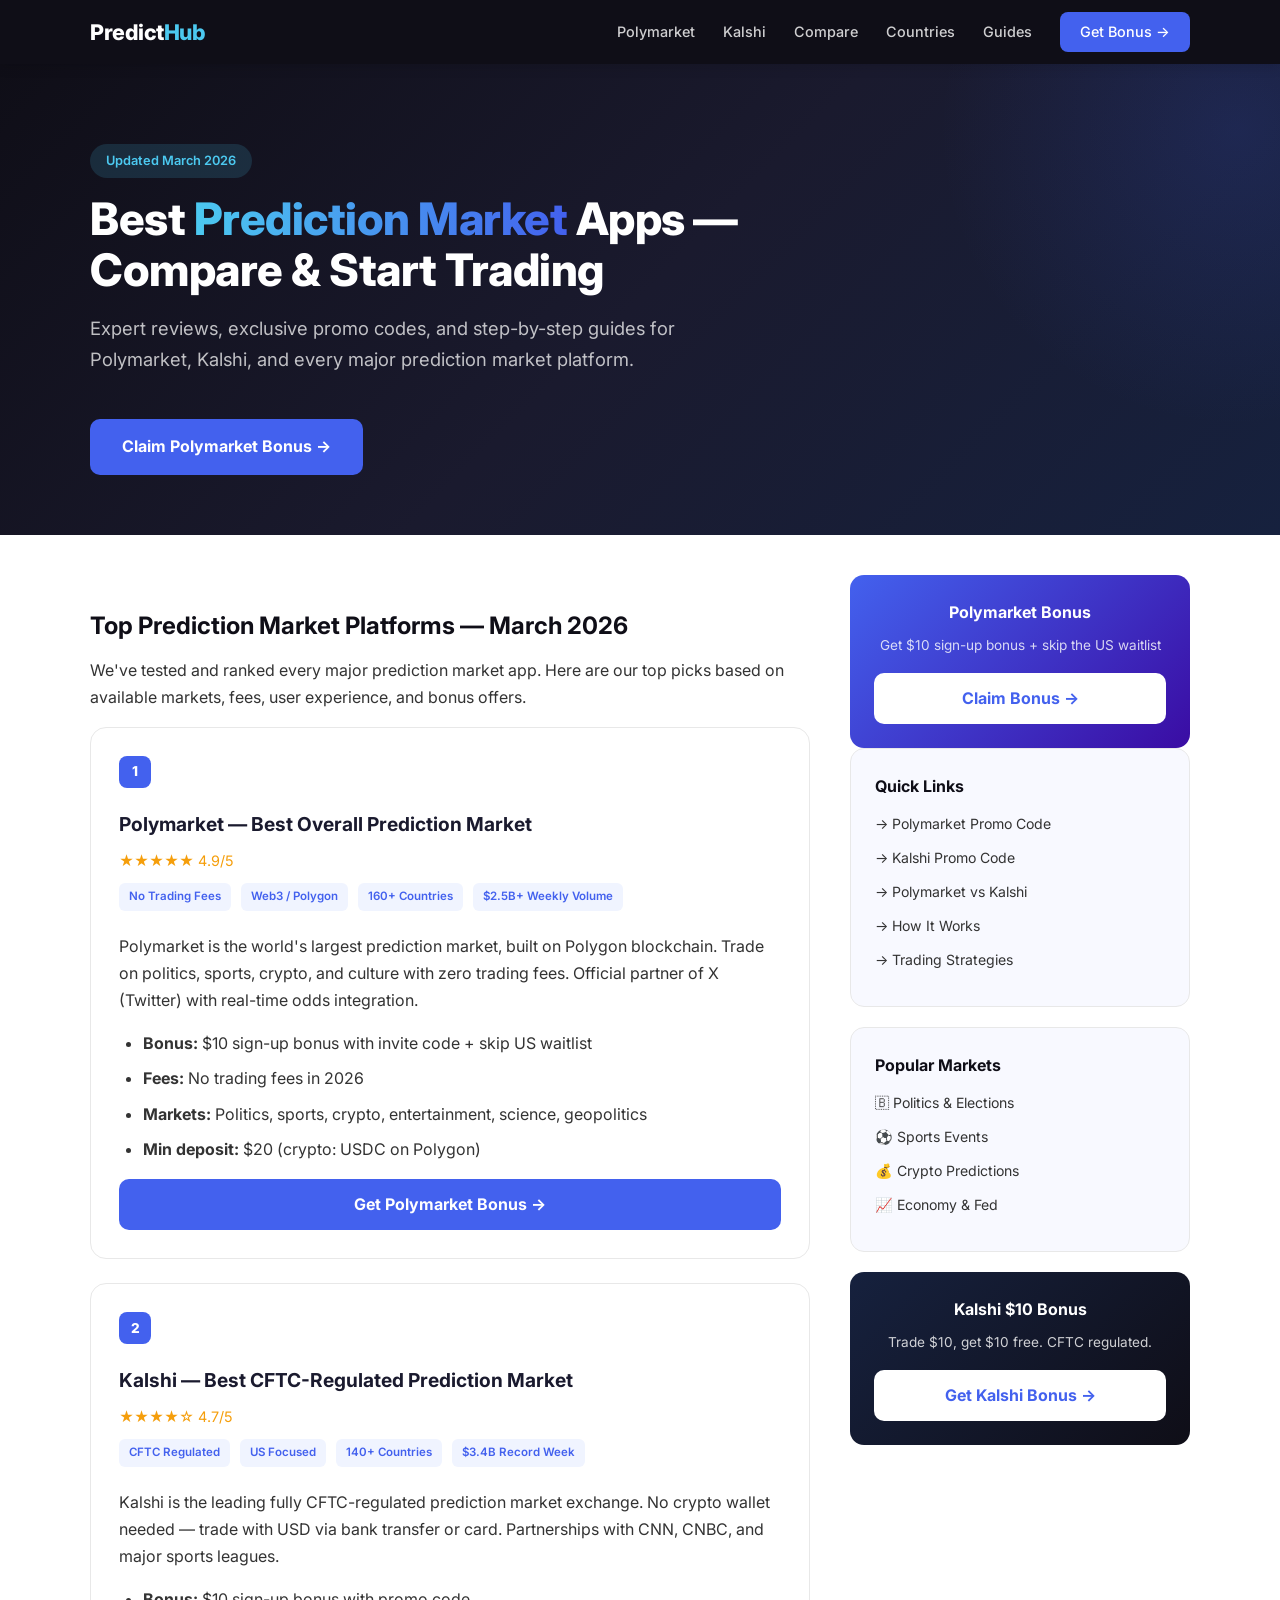
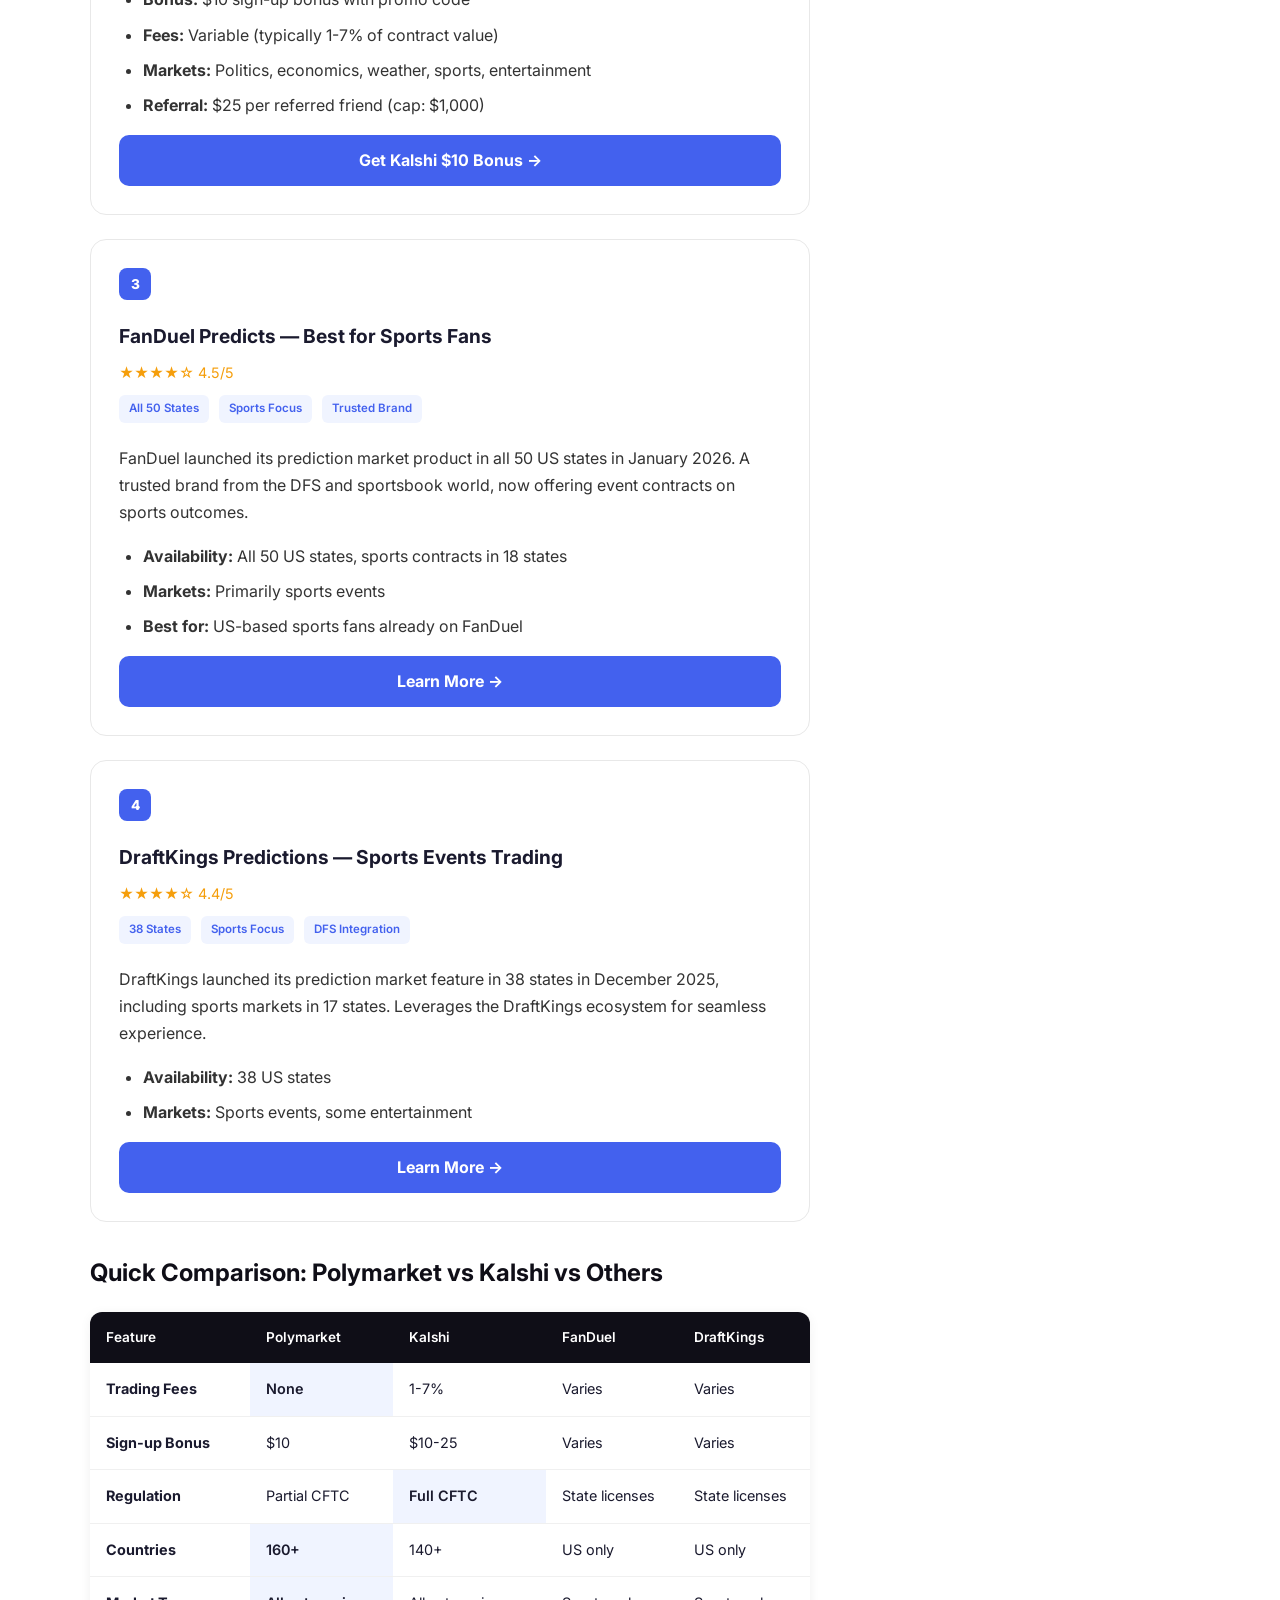
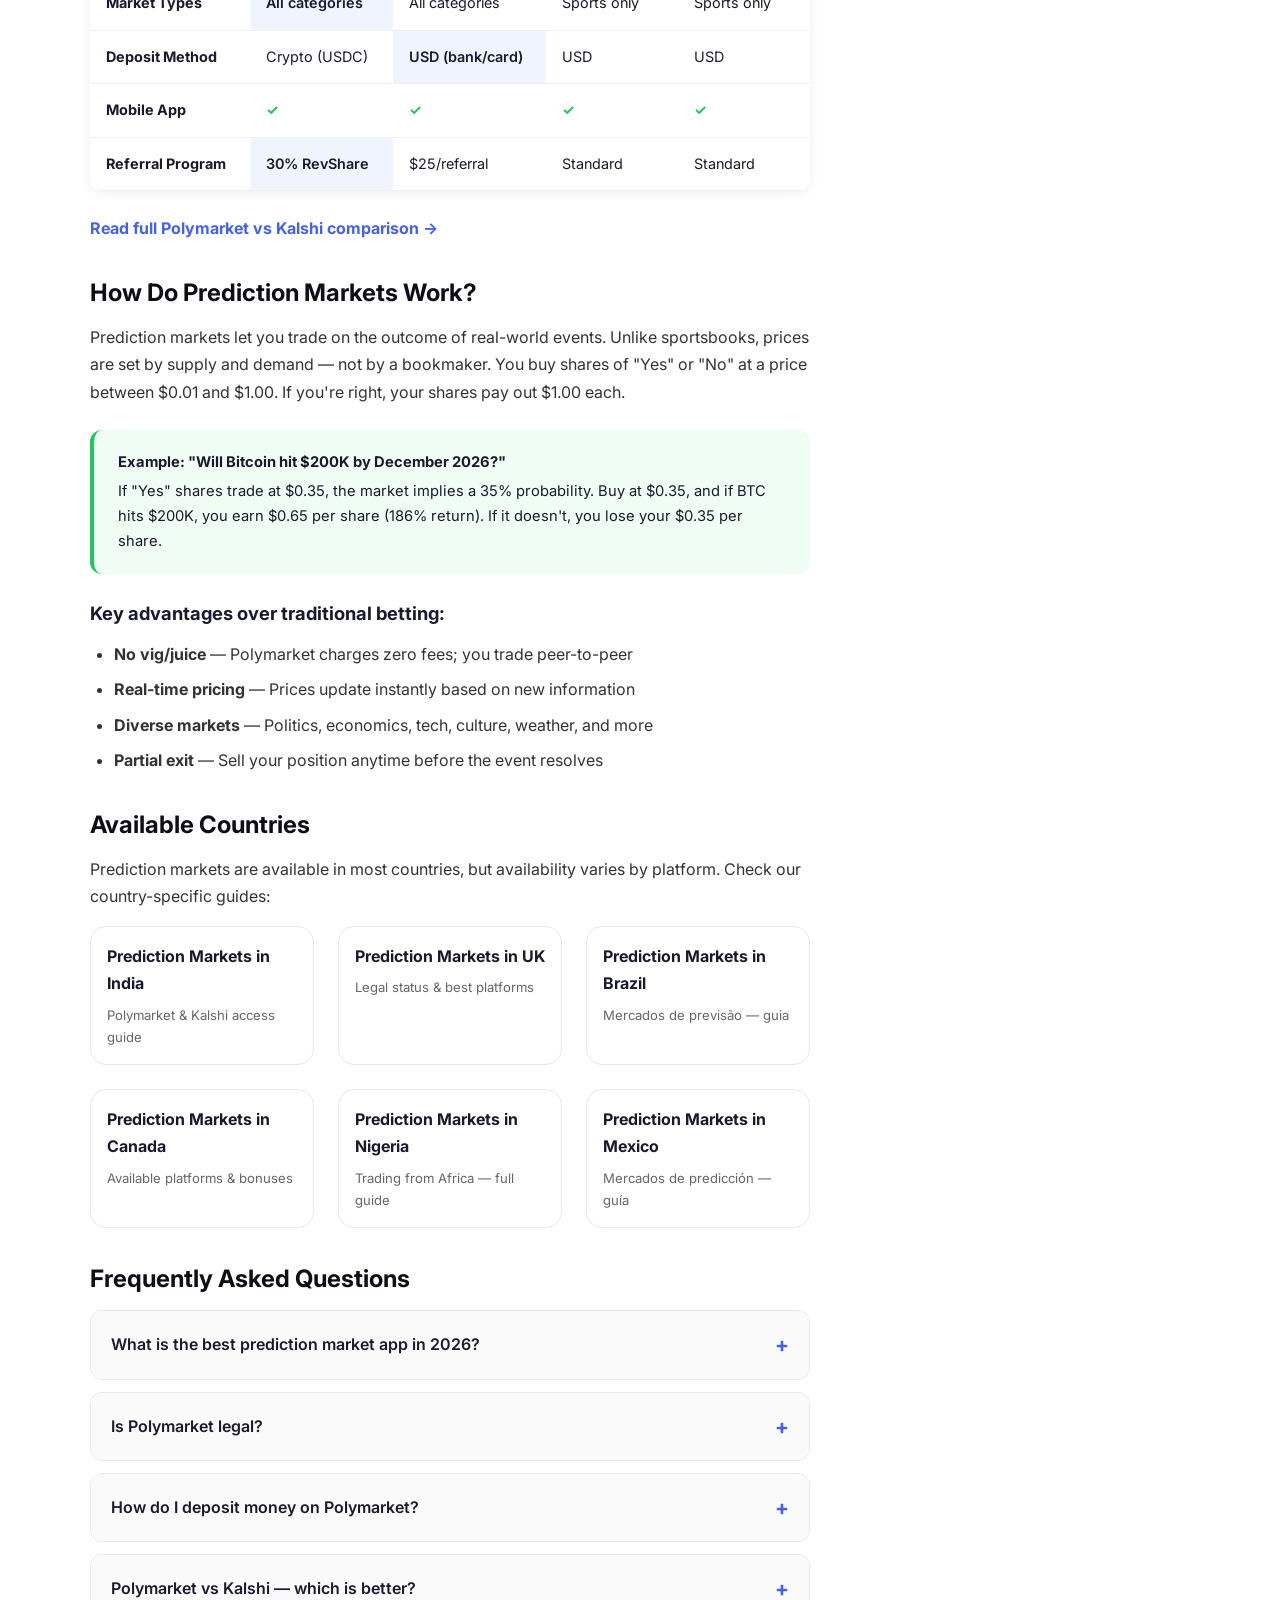
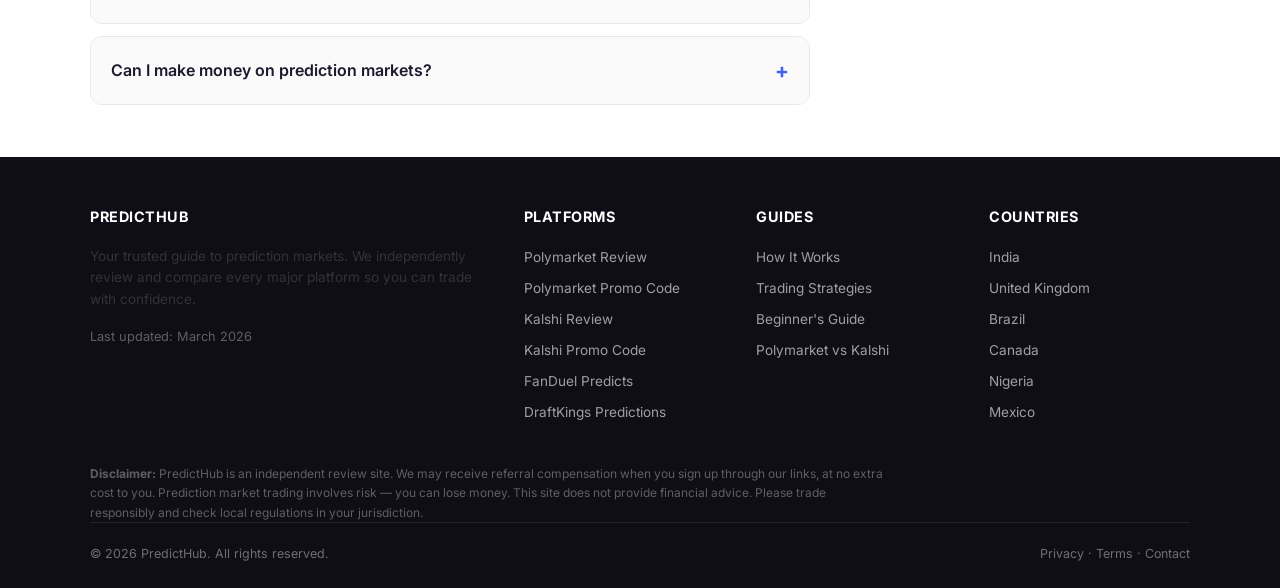
<file: site/index.html>
<!DOCTYPE html>
<html lang="en">
<head>
  <meta charset="UTF-8">
  <meta name="viewport" content="width=device-width, initial-scale=1.0">
  <title>Best Prediction Market Apps 2026 — Compare Polymarket, Kalshi & More</title>
  <meta name="description" content="Compare the best prediction market platforms in 2026. Expert reviews of Polymarket, Kalshi, FanDuel Predicts, DraftKings Predictions. Promo codes, bonuses & how to start trading.">
  <meta name="keywords" content="best prediction markets, polymarket, kalshi, prediction market apps, event trading, polymarket vs kalshi">
  <link rel="canonical" href="https://yoursite.com/">
  <meta property="og:title" content="Best Prediction Market Apps 2026 — Compare & Trade">
  <meta property="og:description" content="Expert rankings of Polymarket, Kalshi, and top prediction market platforms. Exclusive promo codes & sign-up bonuses.">
  <meta property="og:type" content="website">
  <link rel="preconnect" href="https://fonts.googleapis.com">
  <link href="https://fonts.googleapis.com/css2?family=Inter:wght@400;500;600;700;800&display=swap" rel="stylesheet">
  <link rel="stylesheet" href="css/style.css">
  <script type="application/ld+json">
  {
    "@context": "https://schema.org",
    "@type": "WebSite",
    "name": "PredictHub",
    "url": "https://yoursite.com",
    "description": "Compare the best prediction market platforms — Polymarket, Kalshi, and more.",
    "potentialAction": {
      "@type": "SearchAction",
      "target": "https://yoursite.com/search?q={search_term_string}",
      "query-input": "required name=search_term_string"
    }
  }
  </script>
</head>
<body>

<!-- HEADER -->
<header class="site-header">
  <div class="container header-inner">
    <a href="/" class="logo">Predict<span>Hub</span></a>
    <nav class="nav-links">
      <a href="/polymarket/">Polymarket</a>
      <a href="/kalshi/">Kalshi</a>
      <a href="/compare/polymarket-vs-kalshi.html">Compare</a>
      <a href="/countries/">Countries</a>
      <a href="/guides/">Guides</a>
      <a href="/polymarket/promo-code.html" class="nav-cta">Get Bonus &rarr;</a>
    </nav>
    <button class="mobile-toggle" aria-label="Menu">&#9776;</button>
  </div>
</header>

<!-- HERO -->
<section class="hero">
  <div class="container">
    <div class="hero-badge">Updated March 2026</div>
    <h1>Best <span>Prediction Market</span> Apps — Compare & Start Trading</h1>
    <p>Expert reviews, exclusive promo codes, and step-by-step guides for Polymarket, Kalshi, and every major prediction market platform.</p>
    <a href="/polymarket/promo-code.html" class="hero-cta">Claim Polymarket Bonus &rarr;</a>
  </div>
</section>

<!-- MAIN CONTENT -->
<div class="container">
  <div class="content-wrap">
    <main class="main-content">

      <!-- TOP PICKS -->
      <h2>Top Prediction Market Platforms — March 2026</h2>
      <p>We've tested and ranked every major prediction market app. Here are our top picks based on available markets, fees, user experience, and bonus offers.</p>

      <!-- CARD 1: POLYMARKET -->
      <div class="platform-card mb-3">
        <div class="platform-card-rank">1</div>
        <h3>Polymarket — Best Overall Prediction Market</h3>
        <div class="rating">&#9733;&#9733;&#9733;&#9733;&#9733; 4.9/5</div>
        <span class="tag">No Trading Fees</span>
        <span class="tag">Web3 / Polygon</span>
        <span class="tag">160+ Countries</span>
        <span class="tag">$2.5B+ Weekly Volume</span>
        <p class="mt-2">Polymarket is the world's largest prediction market, built on Polygon blockchain. Trade on politics, sports, crypto, and culture with zero trading fees. Official partner of X (Twitter) with real-time odds integration.</p>
        <ul class="content-list">
          <li><strong>Bonus:</strong> $10 sign-up bonus with invite code + skip US waitlist</li>
          <li><strong>Fees:</strong> No trading fees in 2026</li>
          <li><strong>Markets:</strong> Politics, sports, crypto, entertainment, science, geopolitics</li>
          <li><strong>Min deposit:</strong> $20 (crypto: USDC on Polygon)</li>
        </ul>
        <a href="/polymarket/promo-code.html" class="card-cta">Get Polymarket Bonus &rarr;</a>
      </div>

      <!-- CARD 2: KALSHI -->
      <div class="platform-card mb-3">
        <div class="platform-card-rank">2</div>
        <h3>Kalshi — Best CFTC-Regulated Prediction Market</h3>
        <div class="rating">&#9733;&#9733;&#9733;&#9733;&#9734; 4.7/5</div>
        <span class="tag">CFTC Regulated</span>
        <span class="tag">US Focused</span>
        <span class="tag">140+ Countries</span>
        <span class="tag">$3.4B Record Week</span>
        <p class="mt-2">Kalshi is the leading fully CFTC-regulated prediction market exchange. No crypto wallet needed — trade with USD via bank transfer or card. Partnerships with CNN, CNBC, and major sports leagues.</p>
        <ul class="content-list">
          <li><strong>Bonus:</strong> $10 sign-up bonus with promo code</li>
          <li><strong>Fees:</strong> Variable (typically 1-7% of contract value)</li>
          <li><strong>Markets:</strong> Politics, economics, weather, sports, entertainment</li>
          <li><strong>Referral:</strong> $25 per referred friend (cap: $1,000)</li>
        </ul>
        <a href="/kalshi/promo-code.html" class="card-cta">Get Kalshi $10 Bonus &rarr;</a>
      </div>

      <!-- CARD 3: FANDUEL -->
      <div class="platform-card mb-3">
        <div class="platform-card-rank">3</div>
        <h3>FanDuel Predicts — Best for Sports Fans</h3>
        <div class="rating">&#9733;&#9733;&#9733;&#9733;&#9734; 4.5/5</div>
        <span class="tag">All 50 States</span>
        <span class="tag">Sports Focus</span>
        <span class="tag">Trusted Brand</span>
        <p class="mt-2">FanDuel launched its prediction market product in all 50 US states in January 2026. A trusted brand from the DFS and sportsbook world, now offering event contracts on sports outcomes.</p>
        <ul class="content-list">
          <li><strong>Availability:</strong> All 50 US states, sports contracts in 18 states</li>
          <li><strong>Markets:</strong> Primarily sports events</li>
          <li><strong>Best for:</strong> US-based sports fans already on FanDuel</li>
        </ul>
        <a href="/guides/fanduel-predicts.html" class="card-cta">Learn More &rarr;</a>
      </div>

      <!-- CARD 4: DRAFTKINGS -->
      <div class="platform-card mb-3">
        <div class="platform-card-rank">4</div>
        <h3>DraftKings Predictions — Sports Events Trading</h3>
        <div class="rating">&#9733;&#9733;&#9733;&#9733;&#9734; 4.4/5</div>
        <span class="tag">38 States</span>
        <span class="tag">Sports Focus</span>
        <span class="tag">DFS Integration</span>
        <p class="mt-2">DraftKings launched its prediction market feature in 38 states in December 2025, including sports markets in 17 states. Leverages the DraftKings ecosystem for seamless experience.</p>
        <ul class="content-list">
          <li><strong>Availability:</strong> 38 US states</li>
          <li><strong>Markets:</strong> Sports events, some entertainment</li>
        </ul>
        <a href="/guides/draftkings-predictions.html" class="card-cta">Learn More &rarr;</a>
      </div>

      <!-- COMPARISON TABLE -->
      <h2 id="compare">Quick Comparison: Polymarket vs Kalshi vs Others</h2>
      <table class="comparison-table">
        <thead>
          <tr>
            <th>Feature</th>
            <th>Polymarket</th>
            <th>Kalshi</th>
            <th>FanDuel</th>
            <th>DraftKings</th>
          </tr>
        </thead>
        <tbody>
          <tr>
            <td><strong>Trading Fees</strong></td>
            <td class="highlight">None</td>
            <td>1-7%</td>
            <td>Varies</td>
            <td>Varies</td>
          </tr>
          <tr>
            <td><strong>Sign-up Bonus</strong></td>
            <td>$10</td>
            <td>$10-25</td>
            <td>Varies</td>
            <td>Varies</td>
          </tr>
          <tr>
            <td><strong>Regulation</strong></td>
            <td>Partial CFTC</td>
            <td class="highlight">Full CFTC</td>
            <td>State licenses</td>
            <td>State licenses</td>
          </tr>
          <tr>
            <td><strong>Countries</strong></td>
            <td class="highlight">160+</td>
            <td>140+</td>
            <td>US only</td>
            <td>US only</td>
          </tr>
          <tr>
            <td><strong>Market Types</strong></td>
            <td class="highlight">All categories</td>
            <td>All categories</td>
            <td>Sports only</td>
            <td>Sports only</td>
          </tr>
          <tr>
            <td><strong>Deposit Method</strong></td>
            <td>Crypto (USDC)</td>
            <td class="highlight">USD (bank/card)</td>
            <td>USD</td>
            <td>USD</td>
          </tr>
          <tr>
            <td><strong>Mobile App</strong></td>
            <td><span class="check">&#10003;</span></td>
            <td><span class="check">&#10003;</span></td>
            <td><span class="check">&#10003;</span></td>
            <td><span class="check">&#10003;</span></td>
          </tr>
          <tr>
            <td><strong>Referral Program</strong></td>
            <td class="highlight">30% RevShare</td>
            <td>$25/referral</td>
            <td>Standard</td>
            <td>Standard</td>
          </tr>
        </tbody>
      </table>
      <p><a href="/compare/polymarket-vs-kalshi.html"><strong>Read full Polymarket vs Kalshi comparison &rarr;</strong></a></p>

      <!-- HOW IT WORKS -->
      <h2 id="how-it-works">How Do Prediction Markets Work?</h2>
      <p>Prediction markets let you trade on the outcome of real-world events. Unlike sportsbooks, prices are set by supply and demand — not by a bookmaker. You buy shares of "Yes" or "No" at a price between $0.01 and $1.00. If you're right, your shares pay out $1.00 each.</p>

      <div class="info-box tip">
        <strong>Example: "Will Bitcoin hit $200K by December 2026?"</strong>
        If "Yes" shares trade at $0.35, the market implies a 35% probability. Buy at $0.35, and if BTC hits $200K, you earn $0.65 per share (186% return). If it doesn't, you lose your $0.35 per share.
      </div>

      <h3>Key advantages over traditional betting:</h3>
      <ul class="content-list">
        <li><strong>No vig/juice</strong> — Polymarket charges zero fees; you trade peer-to-peer</li>
        <li><strong>Real-time pricing</strong> — Prices update instantly based on new information</li>
        <li><strong>Diverse markets</strong> — Politics, economics, tech, culture, weather, and more</li>
        <li><strong>Partial exit</strong> — Sell your position anytime before the event resolves</li>
      </ul>

      <!-- COUNTRY SECTION -->
      <h2 id="countries">Available Countries</h2>
      <p>Prediction markets are available in most countries, but availability varies by platform. Check our country-specific guides:</p>
      <div class="grid-3 mt-2">
        <a href="/countries/india.html" class="platform-card" style="padding:16px">
          <h3 style="font-size:1rem;margin:0">Prediction Markets in India</h3>
          <p style="font-size:.82rem;margin:6px 0 0;color:#666">Polymarket & Kalshi access guide</p>
        </a>
        <a href="/countries/uk.html" class="platform-card" style="padding:16px">
          <h3 style="font-size:1rem;margin:0">Prediction Markets in UK</h3>
          <p style="font-size:.82rem;margin:6px 0 0;color:#666">Legal status & best platforms</p>
        </a>
        <a href="/countries/brazil.html" class="platform-card" style="padding:16px">
          <h3 style="font-size:1rem;margin:0">Prediction Markets in Brazil</h3>
          <p style="font-size:.82rem;margin:6px 0 0;color:#666">Mercados de previsão — guia</p>
        </a>
        <a href="/countries/canada.html" class="platform-card" style="padding:16px">
          <h3 style="font-size:1rem;margin:0">Prediction Markets in Canada</h3>
          <p style="font-size:.82rem;margin:6px 0 0;color:#666">Available platforms & bonuses</p>
        </a>
        <a href="/countries/nigeria.html" class="platform-card" style="padding:16px">
          <h3 style="font-size:1rem;margin:0">Prediction Markets in Nigeria</h3>
          <p style="font-size:.82rem;margin:6px 0 0;color:#666">Trading from Africa — full guide</p>
        </a>
        <a href="/countries/mexico.html" class="platform-card" style="padding:16px">
          <h3 style="font-size:1rem;margin:0">Prediction Markets in Mexico</h3>
          <p style="font-size:.82rem;margin:6px 0 0;color:#666">Mercados de predicción — guía</p>
        </a>
      </div>

      <!-- FAQ -->
      <h2 id="faq">Frequently Asked Questions</h2>

      <div class="faq-item">
        <div class="faq-q">What is the best prediction market app in 2026?</div>
        <div class="faq-a"><p>Polymarket is the best overall prediction market for most traders due to zero trading fees, 160+ country availability, and the widest selection of markets. Kalshi is best for US traders who prefer full CFTC regulation and USD deposits without needing crypto.</p></div>
      </div>

      <div class="faq-item">
        <div class="faq-q">Is Polymarket legal?</div>
        <div class="faq-a"><p>Polymarket operates in 160+ countries and is partially regulated by the CFTC in the US. However, it faces legal challenges in some US states (Nevada, Tennessee, Massachusetts). It's restricted in 33 countries. Check our <a href="/countries/">country guides</a> for your specific location.</p></div>
      </div>

      <div class="faq-item">
        <div class="faq-q">How do I deposit money on Polymarket?</div>
        <div class="faq-a"><p>Polymarket uses USDC on the Polygon network. You can deposit via crypto wallet, or use their built-in on-ramp to buy USDC with a credit card or bank transfer. Minimum deposit is $20 to qualify for the referral bonus.</p></div>
      </div>

      <div class="faq-item">
        <div class="faq-q">Polymarket vs Kalshi — which is better?</div>
        <div class="faq-a"><p>It depends on your priorities. Polymarket has zero fees and more markets, but requires crypto. Kalshi is fully CFTC-regulated and accepts USD directly. Read our <a href="/compare/polymarket-vs-kalshi.html">full comparison</a>.</p></div>
      </div>

      <div class="faq-item">
        <div class="faq-q">Can I make money on prediction markets?</div>
        <div class="faq-a"><p>Yes, many traders profit by accurately predicting event outcomes or by trading price movements. However, prediction markets carry risk — you can lose your entire investment on a contract. Start small and learn how markets work before trading larger amounts.</p></div>
      </div>

    </main>

    <!-- SIDEBAR -->
    <aside class="sidebar">
      <div class="sidebar-cta">
        <h4>Polymarket Bonus</h4>
        <p>Get $10 sign-up bonus + skip the US waitlist</p>
        <a href="/polymarket/promo-code.html">Claim Bonus &rarr;</a>
      </div>

      <div class="sidebar-box">
        <h4>Quick Links</h4>
        <ul>
          <li><a href="/polymarket/promo-code.html">&#8594; Polymarket Promo Code</a></li>
          <li><a href="/kalshi/promo-code.html">&#8594; Kalshi Promo Code</a></li>
          <li><a href="/compare/polymarket-vs-kalshi.html">&#8594; Polymarket vs Kalshi</a></li>
          <li><a href="/guides/how-prediction-markets-work.html">&#8594; How It Works</a></li>
          <li><a href="/guides/strategies.html">&#8594; Trading Strategies</a></li>
        </ul>
      </div>

      <div class="sidebar-box">
        <h4>Popular Markets</h4>
        <ul>
          <li><a href="/guides/politics-markets.html">&#127463; Politics & Elections</a></li>
          <li><a href="/guides/sports-markets.html">&#9917; Sports Events</a></li>
          <li><a href="/guides/crypto-markets.html">&#128176; Crypto Predictions</a></li>
          <li><a href="/guides/economy-markets.html">&#128200; Economy & Fed</a></li>
        </ul>
      </div>

      <div class="sidebar-cta" style="background:linear-gradient(135deg,#16213e,#0f0e17)">
        <h4>Kalshi $10 Bonus</h4>
        <p>Trade $10, get $10 free. CFTC regulated.</p>
        <a href="/kalshi/promo-code.html">Get Kalshi Bonus &rarr;</a>
      </div>
    </aside>
  </div>
</div>

<!-- FOOTER -->
<footer class="site-footer">
  <div class="container">
    <div class="footer-grid">
      <div class="footer-col">
        <h5>PredictHub</h5>
        <p>Your trusted guide to prediction markets. We independently review and compare every major platform so you can trade with confidence.</p>
        <p class="mt-2" style="font-size:.8rem;color:#ffffff55">Last updated: March 2026</p>
      </div>
      <div class="footer-col">
        <h5>Platforms</h5>
        <a href="/polymarket/">Polymarket Review</a>
        <a href="/polymarket/promo-code.html">Polymarket Promo Code</a>
        <a href="/kalshi/">Kalshi Review</a>
        <a href="/kalshi/promo-code.html">Kalshi Promo Code</a>
        <a href="/guides/fanduel-predicts.html">FanDuel Predicts</a>
        <a href="/guides/draftkings-predictions.html">DraftKings Predictions</a>
      </div>
      <div class="footer-col">
        <h5>Guides</h5>
        <a href="/guides/how-prediction-markets-work.html">How It Works</a>
        <a href="/guides/strategies.html">Trading Strategies</a>
        <a href="/guides/beginners-guide.html">Beginner's Guide</a>
        <a href="/compare/polymarket-vs-kalshi.html">Polymarket vs Kalshi</a>
      </div>
      <div class="footer-col">
        <h5>Countries</h5>
        <a href="/countries/india.html">India</a>
        <a href="/countries/uk.html">United Kingdom</a>
        <a href="/countries/brazil.html">Brazil</a>
        <a href="/countries/canada.html">Canada</a>
        <a href="/countries/nigeria.html">Nigeria</a>
        <a href="/countries/mexico.html">Mexico</a>
      </div>
    </div>
    <div class="footer-disclaimer">
      <strong>Disclaimer:</strong> PredictHub is an independent review site. We may receive referral compensation when you sign up through our links, at no extra cost to you. Prediction market trading involves risk — you can lose money. This site does not provide financial advice. Please trade responsibly and check local regulations in your jurisdiction.
    </div>
    <div class="footer-bottom">
      <span>&copy; 2026 PredictHub. All rights reserved.</span>
      <span>
        <a href="/privacy.html" style="color:#ffffff66">Privacy</a> &middot;
        <a href="/terms.html" style="color:#ffffff66">Terms</a> &middot;
        <a href="/contact.html" style="color:#ffffff66">Contact</a>
      </span>
    </div>
  </div>
</footer>

<script src="js/main.js"></script>
</body>
</html>
</file>
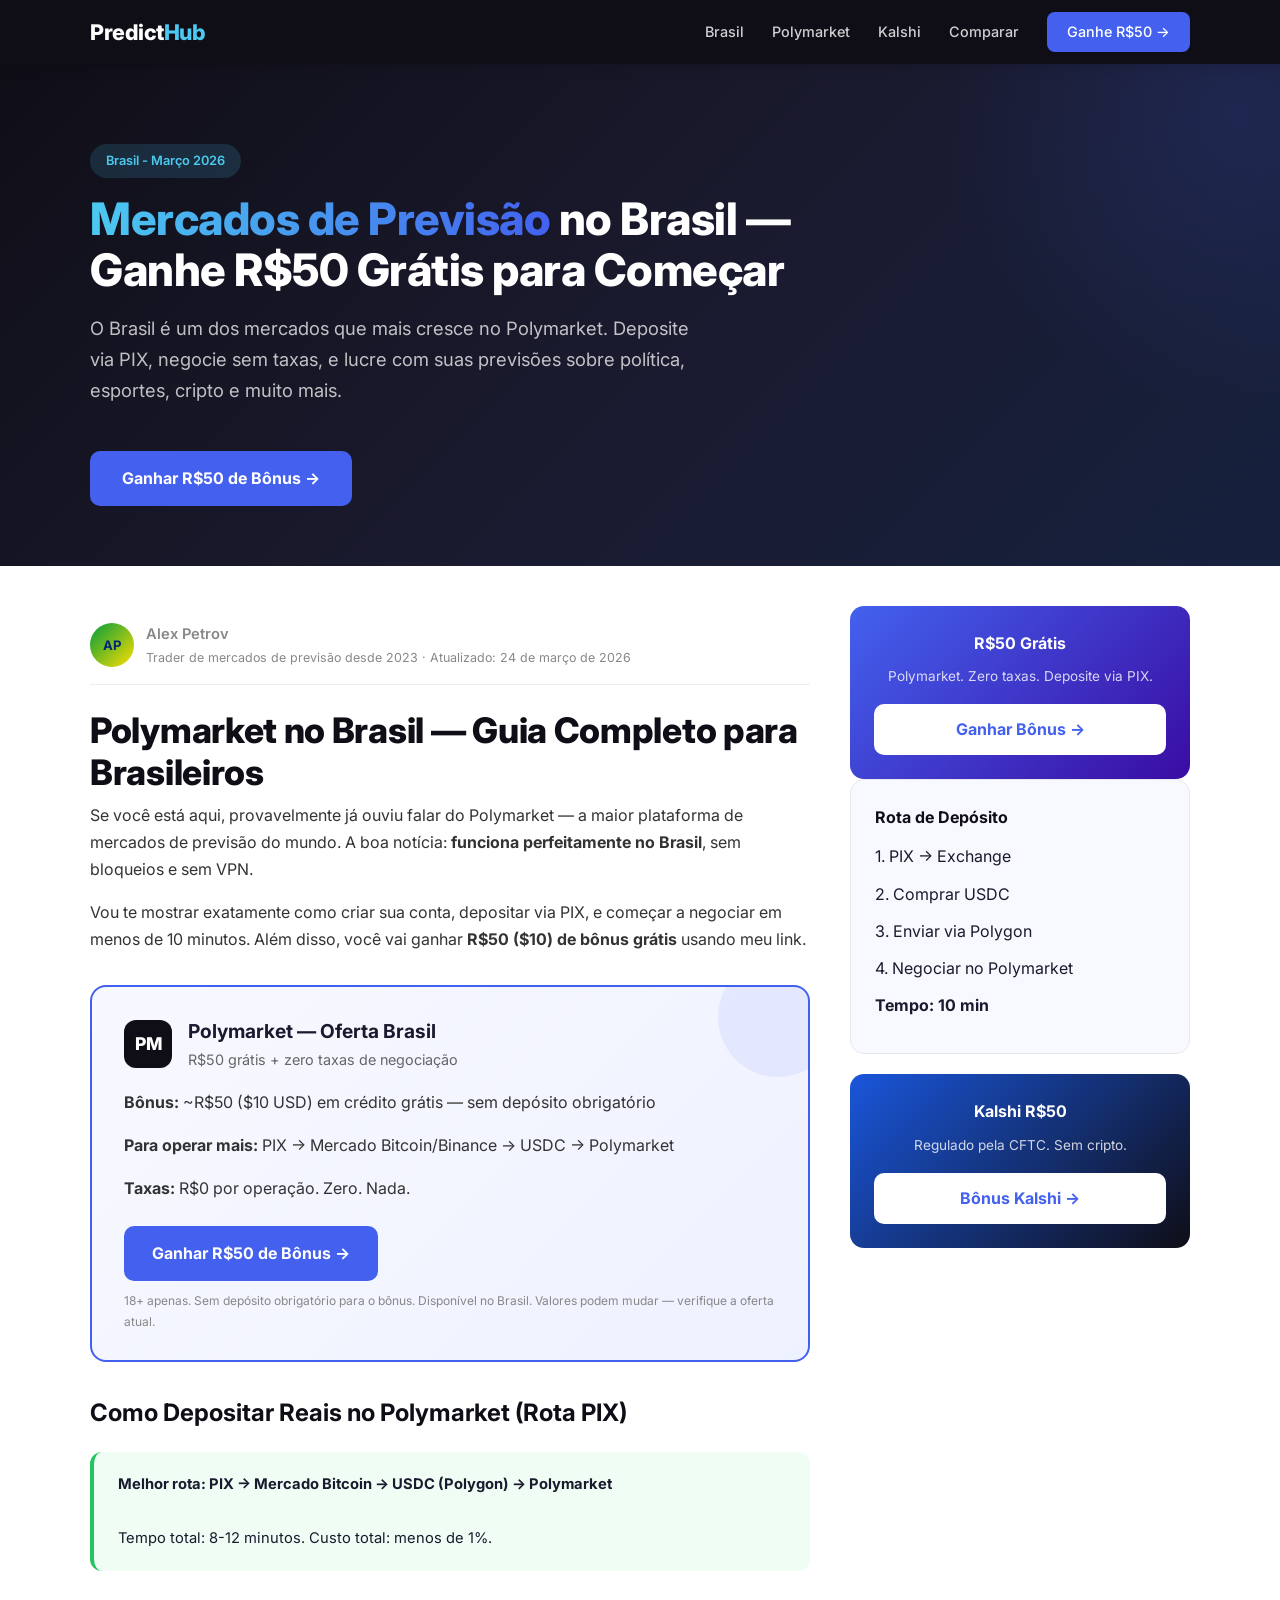
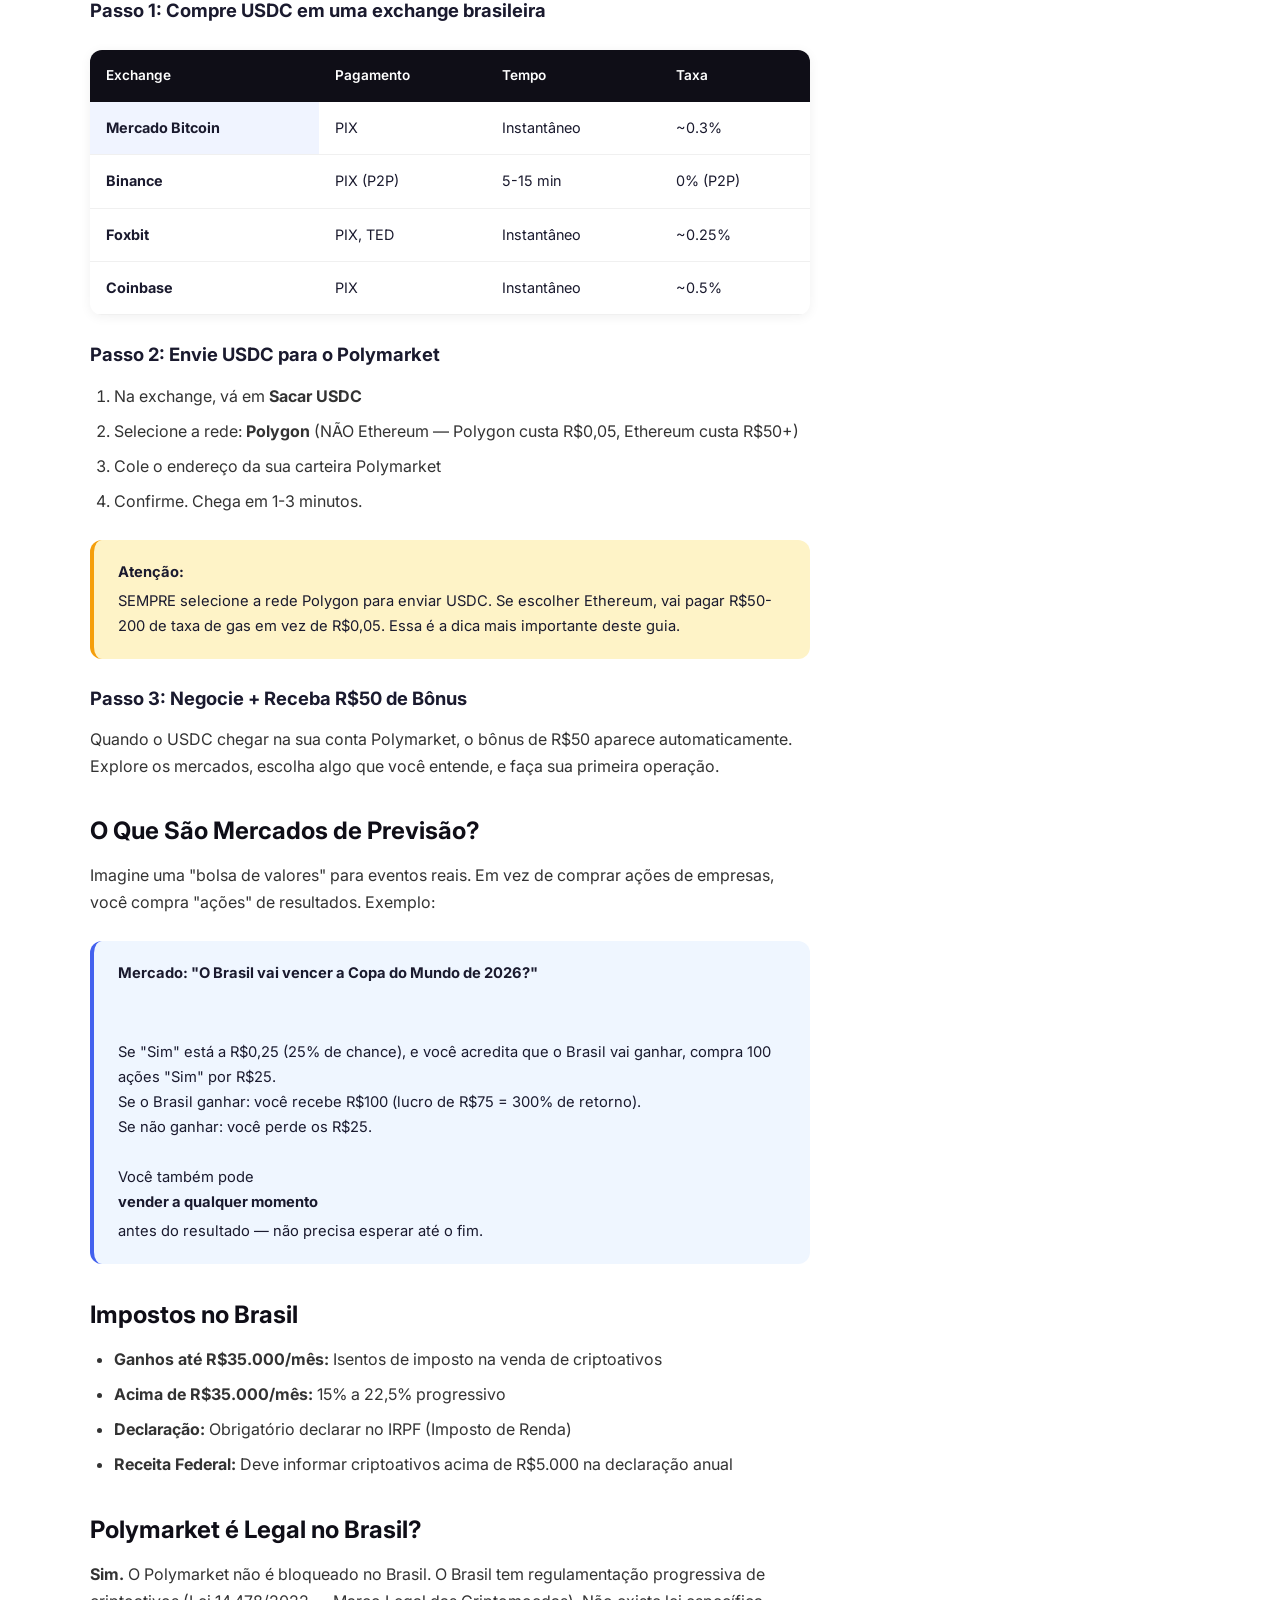
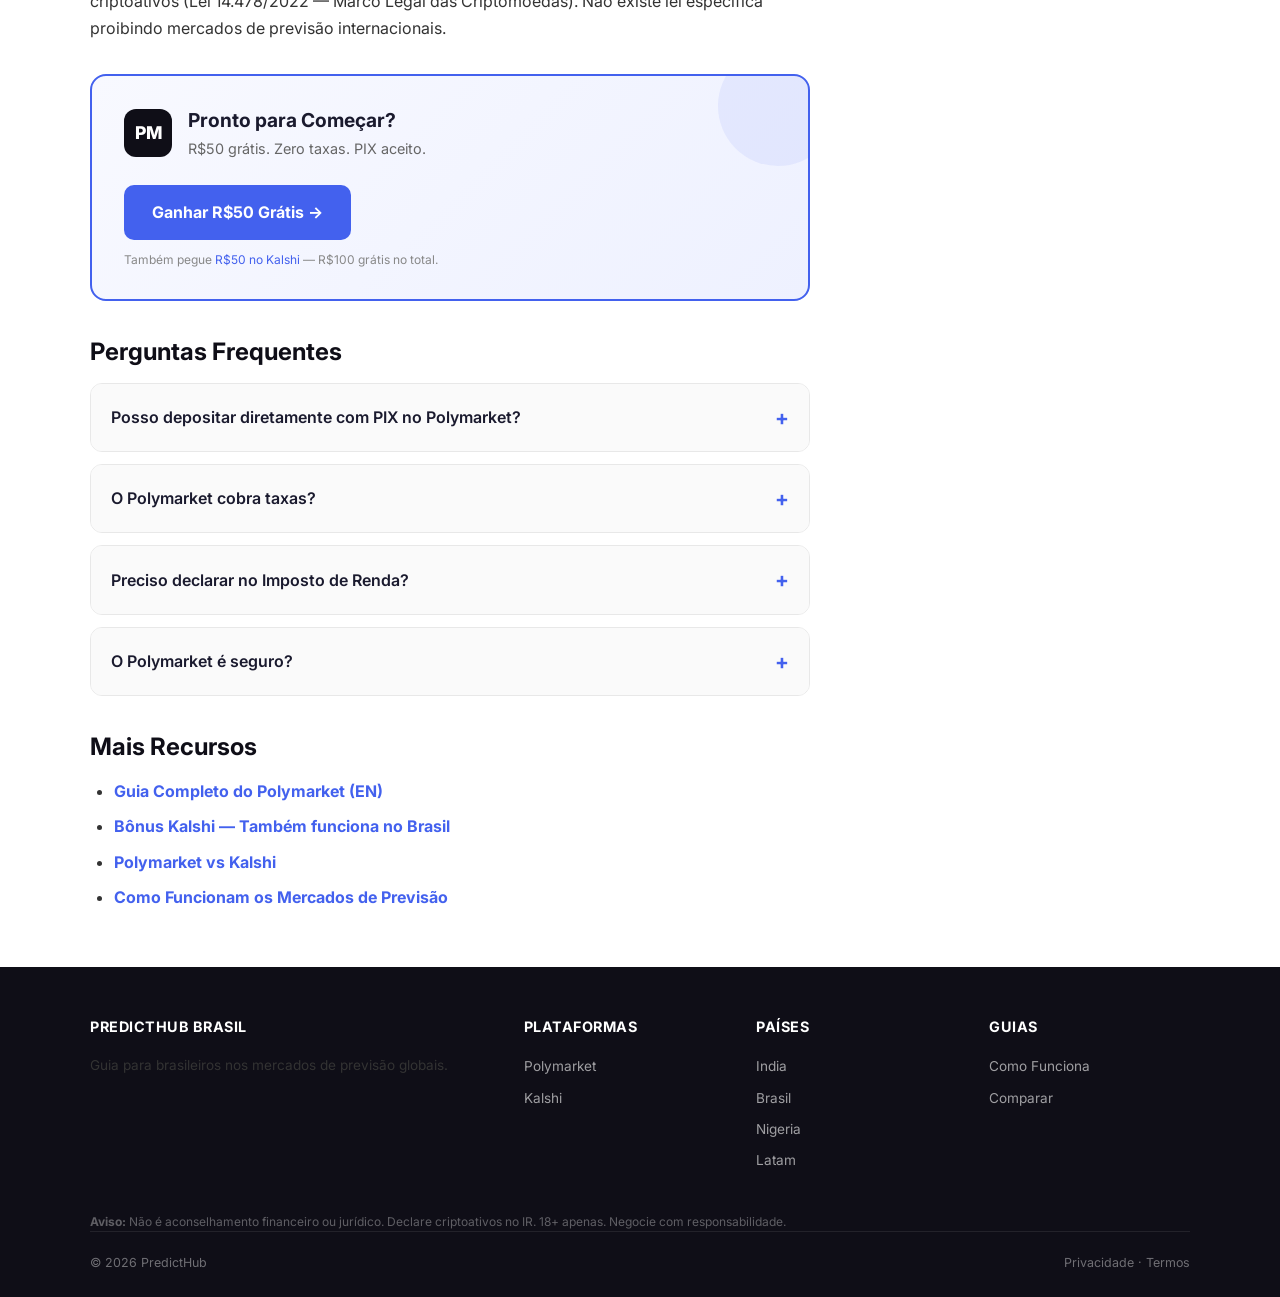
<file: site/br/index.html>
<!DOCTYPE html>
<html lang="pt-BR">
<head>
  <meta charset="UTF-8">
  <meta name="viewport" content="width=device-width, initial-scale=1.0">
  <title>Polymarket Brasil 2026 — Ganhe R$50 de Bônus Grátis | Mercados de Previsão</title>
  <meta name="description" content="Comece a negociar no Polymarket do Brasil. Ganhe R$50 ($10) de bônus grátis. Deposite via PIX pelo Mercado Bitcoin ou Binance. Zero taxas de negociação.">
  <meta name="keywords" content="polymarket brasil, mercados de previsão, polymarket bonus brasil, polymarket PIX, polymarket como funciona, trading previsões 2026">
  <link rel="canonical" href="https://yoursite.com/br/">
  <link rel="alternate" hreflang="en" href="https://yoursite.com/">
  <link rel="alternate" hreflang="en-IN" href="https://yoursite.com/in/">
  <link rel="alternate" hreflang="pt-BR" href="https://yoursite.com/br/">
  <link rel="alternate" hreflang="en-NG" href="https://yoursite.com/ng/">
  <link rel="alternate" hreflang="es" href="https://yoursite.com/es/">
  <link rel="preconnect" href="https://fonts.googleapis.com">
  <link href="https://fonts.googleapis.com/css2?family=Inter:wght@400;500;600;700;800&display=swap" rel="stylesheet">
  <link rel="stylesheet" href="../css/style.css">
  <script type="application/ld+json">
  {"@context":"https://schema.org","@type":"FAQPage","mainEntity":[
    {"@type":"Question","name":"O Polymarket funciona no Brasil?","acceptedAnswer":{"@type":"Answer","text":"Sim! O Polymarket está totalmente disponível no Brasil sem restrições. Você pode depositar via PIX usando exchanges brasileiras como Mercado Bitcoin ou Binance."}},
    {"@type":"Question","name":"Como depositar reais no Polymarket?","acceptedAnswer":{"@type":"Answer","text":"PIX → Exchange brasileira (Mercado Bitcoin, Binance) → Comprar USDC → Enviar para Polymarket via rede Polygon. Tempo total: menos de 10 minutos."}},
    {"@type":"Question","name":"Qual o bônus do Polymarket para brasileiros?","acceptedAnswer":{"@type":"Answer","text":"Brasileiros ganham R$50 ($10) em crédito grátis ao se cadastrar pelo link de indicação e depositar pelo menos R$100 ($20)."}}
  ]}
  </script>
</head>
<body>

<header class="site-header">
  <div class="container header-inner">
    <a href="/" class="logo">Predict<span>Hub</span></a>
    <nav class="nav-links">
      <a href="/br/">Brasil</a>
      <a href="/polymarket/">Polymarket</a>
      <a href="/kalshi/">Kalshi</a>
      <a href="/compare/polymarket-vs-kalshi.html">Comparar</a>
      <a href="/br/" class="nav-cta">Ganhe R$50 &rarr;</a>
    </nav>
    <button class="mobile-toggle" aria-label="Menu">&#9776;</button>
  </div>
</header>

<section class="hero">
  <div class="container">
    <div class="hero-badge">Brasil - Março 2026</div>
    <h1><span>Mercados de Previsão</span> no Brasil — Ganhe R$50 Grátis para Começar</h1>
    <p>O Brasil é um dos mercados que mais cresce no Polymarket. Deposite via PIX, negocie sem taxas, e lucre com suas previsões sobre política, esportes, cripto e muito mais.</p>
    <a href="/polymarket/promo-code.html" class="hero-cta">Ganhar R$50 de Bônus &rarr;</a>
  </div>
</section>

<div class="container">
  <div class="content-wrap">
    <main class="main-content">

      <div class="article-meta" style="padding:16px 0;border-bottom:1px solid #eee;margin-bottom:24px">
        <div style="display:flex;align-items:center;gap:12px">
          <div style="width:44px;height:44px;background:linear-gradient(135deg,#009c3b,#ffdf00);border-radius:50%;display:flex;align-items:center;justify-content:center;color:#002776;font-weight:700">AP</div>
          <div>
            <div style="font-weight:600;font-size:.92rem">Alex Petrov</div>
            <div style="font-size:.78rem;color:#888">Trader de mercados de previsão desde 2023 &middot; Atualizado: 24 de março de 2026</div>
          </div>
        </div>
      </div>

      <h1 class="page-title">Polymarket no Brasil — Guia Completo para Brasileiros</h1>

      <p>Se você está aqui, provavelmente já ouviu falar do Polymarket — a maior plataforma de mercados de previsão do mundo. A boa notícia: <strong>funciona perfeitamente no Brasil</strong>, sem bloqueios e sem VPN.</p>

      <p>Vou te mostrar exatamente como criar sua conta, depositar via PIX, e começar a negociar em menos de 10 minutos. Além disso, você vai ganhar <strong>R$50 ($10) de bônus grátis</strong> usando meu link.</p>

      <!-- PROMO BOX -->
      <div class="promo-box">
        <div class="promo-box-header">
          <div class="promo-box-logo">PM</div>
          <div>
            <div class="promo-box-title">Polymarket — Oferta Brasil</div>
            <div class="promo-box-subtitle">R$50 grátis + zero taxas de negociação</div>
          </div>
        </div>
        <p><strong>Bônus:</strong> ~R$50 ($10 USD) em crédito grátis — sem depósito obrigatório</p>
        <p><strong>Para operar mais:</strong> PIX → Mercado Bitcoin/Binance → USDC → Polymarket</p>
        <p><strong>Taxas:</strong> R$0 por operação. Zero. Nada.</p>
        <a href="#YOUR_POLYMARKET_REFERRAL_LINK" class="promo-cta" rel="nofollow sponsored">Ganhar R$50 de Bônus &rarr;</a>
        <div class="promo-terms">18+ apenas. Sem depósito obrigatório para o bônus. Disponível no Brasil. Valores podem mudar — verifique a oferta atual.</div>
      </div>

      <h2>Como Depositar Reais no Polymarket (Rota PIX)</h2>

      <div class="info-box tip">
        <strong>Melhor rota: PIX → Mercado Bitcoin → USDC (Polygon) → Polymarket</strong><br>
        Tempo total: 8-12 minutos. Custo total: menos de 1%.
      </div>

      <h3>Passo 1: Compre USDC em uma exchange brasileira</h3>
      <table class="comparison-table">
        <thead><tr><th>Exchange</th><th>Pagamento</th><th>Tempo</th><th>Taxa</th></tr></thead>
        <tbody>
          <tr><td class="highlight"><strong>Mercado Bitcoin</strong></td><td>PIX</td><td>Instantâneo</td><td>~0.3%</td></tr>
          <tr><td><strong>Binance</strong></td><td>PIX (P2P)</td><td>5-15 min</td><td>0% (P2P)</td></tr>
          <tr><td><strong>Foxbit</strong></td><td>PIX, TED</td><td>Instantâneo</td><td>~0.25%</td></tr>
          <tr><td><strong>Coinbase</strong></td><td>PIX</td><td>Instantâneo</td><td>~0.5%</td></tr>
        </tbody>
      </table>

      <h3>Passo 2: Envie USDC para o Polymarket</h3>
      <ol class="content-list">
        <li>Na exchange, vá em <strong>Sacar USDC</strong></li>
        <li>Selecione a rede: <strong>Polygon</strong> (NÃO Ethereum — Polygon custa R$0,05, Ethereum custa R$50+)</li>
        <li>Cole o endereço da sua carteira Polymarket</li>
        <li>Confirme. Chega em 1-3 minutos.</li>
      </ol>

      <div class="info-box warning">
        <strong>Atenção:</strong> SEMPRE selecione a rede Polygon para enviar USDC. Se escolher Ethereum, vai pagar R$50-200 de taxa de gas em vez de R$0,05. Essa é a dica mais importante deste guia.
      </div>

      <h3>Passo 3: Negocie + Receba R$50 de Bônus</h3>
      <p>Quando o USDC chegar na sua conta Polymarket, o bônus de R$50 aparece automaticamente. Explore os mercados, escolha algo que você entende, e faça sua primeira operação.</p>

      <h2>O Que São Mercados de Previsão?</h2>
      <p>Imagine uma "bolsa de valores" para eventos reais. Em vez de comprar ações de empresas, você compra "ações" de resultados. Exemplo:</p>

      <div class="info-box info">
        <strong>Mercado: "O Brasil vai vencer a Copa do Mundo de 2026?"</strong><br><br>
        Se "Sim" está a R$0,25 (25% de chance), e você acredita que o Brasil vai ganhar, compra 100 ações "Sim" por R$25.<br>
        Se o Brasil ganhar: você recebe R$100 (lucro de R$75 = 300% de retorno).<br>
        Se não ganhar: você perde os R$25.<br><br>
        Você também pode <strong>vender a qualquer momento</strong> antes do resultado — não precisa esperar até o fim.
      </div>

      <h2>Impostos no Brasil</h2>
      <ul class="content-list">
        <li><strong>Ganhos até R$35.000/mês:</strong> Isentos de imposto na venda de criptoativos</li>
        <li><strong>Acima de R$35.000/mês:</strong> 15% a 22,5% progressivo</li>
        <li><strong>Declaração:</strong> Obrigatório declarar no IRPF (Imposto de Renda)</li>
        <li><strong>Receita Federal:</strong> Deve informar criptoativos acima de R$5.000 na declaração anual</li>
      </ul>

      <h2>Polymarket é Legal no Brasil?</h2>
      <p><strong>Sim.</strong> O Polymarket não é bloqueado no Brasil. O Brasil tem regulamentação progressiva de criptoativos (Lei 14.478/2022 — Marco Legal das Criptomoedas). Não existe lei específica proibindo mercados de previsão internacionais.</p>

      <!-- BOTTOM CTA -->
      <div class="promo-box">
        <div class="promo-box-header">
          <div class="promo-box-logo">PM</div>
          <div>
            <div class="promo-box-title">Pronto para Começar?</div>
            <div class="promo-box-subtitle">R$50 grátis. Zero taxas. PIX aceito.</div>
          </div>
        </div>
        <a href="#YOUR_POLYMARKET_REFERRAL_LINK" class="promo-cta" rel="nofollow sponsored">Ganhar R$50 Grátis &rarr;</a>
        <div class="promo-terms">Também pegue <a href="/kalshi/promo-code.html">R$50 no Kalshi</a> — R$100 grátis no total.</div>
      </div>

      <h2>Perguntas Frequentes</h2>
      <div class="faq-item">
        <div class="faq-q">Posso depositar diretamente com PIX no Polymarket?</div>
        <div class="faq-a"><p>Não diretamente. Você precisa comprar USDC em uma exchange brasileira (Mercado Bitcoin, Binance) usando PIX, e depois enviar o USDC para o Polymarket. O processo todo leva menos de 10 minutos.</p></div>
      </div>
      <div class="faq-item">
        <div class="faq-q">O Polymarket cobra taxas?</div>
        <div class="faq-a"><p>Não. O Polymarket tem taxa zero de negociação em 2026. O único custo é a taxa da rede Polygon (menos de R$0,05 por transação).</p></div>
      </div>
      <div class="faq-item">
        <div class="faq-q">Preciso declarar no Imposto de Renda?</div>
        <div class="faq-a"><p>Sim. Criptoativos devem ser declarados no IRPF. Ganhos de capital acima de R$35.000/mês na venda de cripto são tributados de 15% a 22,5%. Mantenha registros de todas as operações.</p></div>
      </div>
      <div class="faq-item">
        <div class="faq-q">O Polymarket é seguro?</div>
        <div class="faq-a"><p>O Polymarket opera na blockchain Polygon — todas as transações são verificáveis publicamente. A plataforma processa mais de US$2,5 bilhões por semana e é parceira oficial do X (Twitter). Seus fundos ficam em smart contracts, não em uma conta bancária da empresa.</p></div>
      </div>

      <h2>Mais Recursos</h2>
      <ul class="content-list">
        <li><a href="/polymarket/promo-code.html"><strong>Guia Completo do Polymarket (EN)</strong></a></li>
        <li><a href="/kalshi/promo-code.html"><strong>Bônus Kalshi — Também funciona no Brasil</strong></a></li>
        <li><a href="/compare/polymarket-vs-kalshi.html"><strong>Polymarket vs Kalshi</strong></a></li>
        <li><a href="/guides/how-prediction-markets-work.html"><strong>Como Funcionam os Mercados de Previsão</strong></a></li>
      </ul>
    </main>

    <aside class="sidebar">
      <div class="sidebar-cta">
        <h4>R$50 Grátis</h4>
        <p>Polymarket. Zero taxas. Deposite via PIX.</p>
        <a href="#YOUR_POLYMARKET_REFERRAL_LINK" rel="nofollow sponsored">Ganhar Bônus &rarr;</a>
      </div>
      <div class="sidebar-box">
        <h4>Rota de Depósito</h4>
        <ul>
          <li>1. PIX → Exchange</li>
          <li>2. Comprar USDC</li>
          <li>3. Enviar via Polygon</li>
          <li>4. Negociar no Polymarket</li>
          <li><strong>Tempo: 10 min</strong></li>
        </ul>
      </div>
      <div class="sidebar-cta" style="background:linear-gradient(135deg,#1a56db,#0f0e17)">
        <h4>Kalshi R$50</h4>
        <p>Regulado pela CFTC. Sem cripto.</p>
        <a href="/kalshi/promo-code.html">Bônus Kalshi &rarr;</a>
      </div>
    </aside>
  </div>
</div>

<footer class="site-footer">
  <div class="container">
    <div class="footer-grid">
      <div class="footer-col"><h5>PredictHub Brasil</h5><p>Guia para brasileiros nos mercados de previsão globais.</p></div>
      <div class="footer-col"><h5>Plataformas</h5><a href="/polymarket/promo-code.html">Polymarket</a><a href="/kalshi/promo-code.html">Kalshi</a></div>
      <div class="footer-col"><h5>Países</h5><a href="/in/">India</a><a href="/br/">Brasil</a><a href="/ng/">Nigeria</a><a href="/es/">Latam</a></div>
      <div class="footer-col"><h5>Guias</h5><a href="/guides/how-prediction-markets-work.html">Como Funciona</a><a href="/compare/polymarket-vs-kalshi.html">Comparar</a></div>
    </div>
    <div class="footer-disclaimer"><strong>Aviso:</strong> Não é aconselhamento financeiro ou jurídico. Declare criptoativos no IR. 18+ apenas. Negocie com responsabilidade.</div>
    <div class="footer-bottom"><span>&copy; 2026 PredictHub</span><span><a href="/privacy.html" style="color:#ffffff66">Privacidade</a> &middot; <a href="/terms.html" style="color:#ffffff66">Termos</a></span></div>
  </div>
</footer>
<script src="../js/main.js"></script>
</body>
</html>
</file>
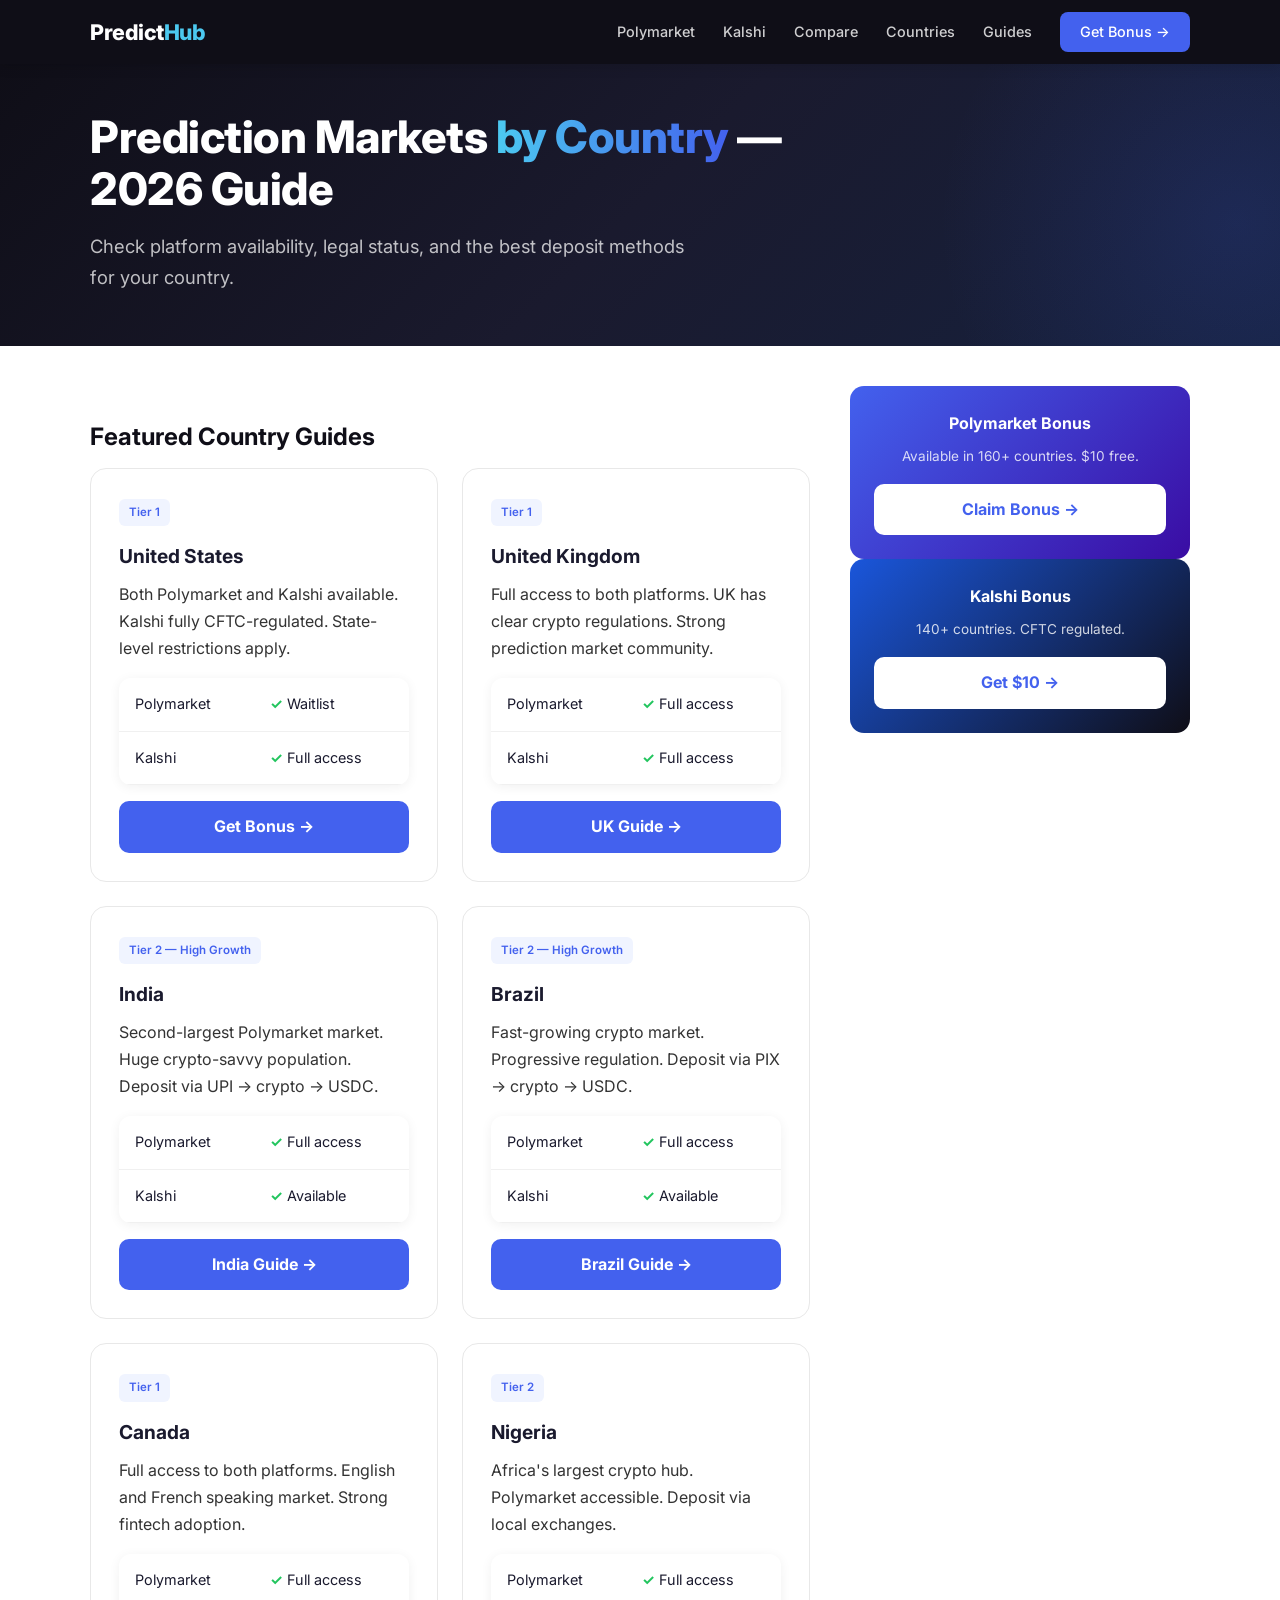
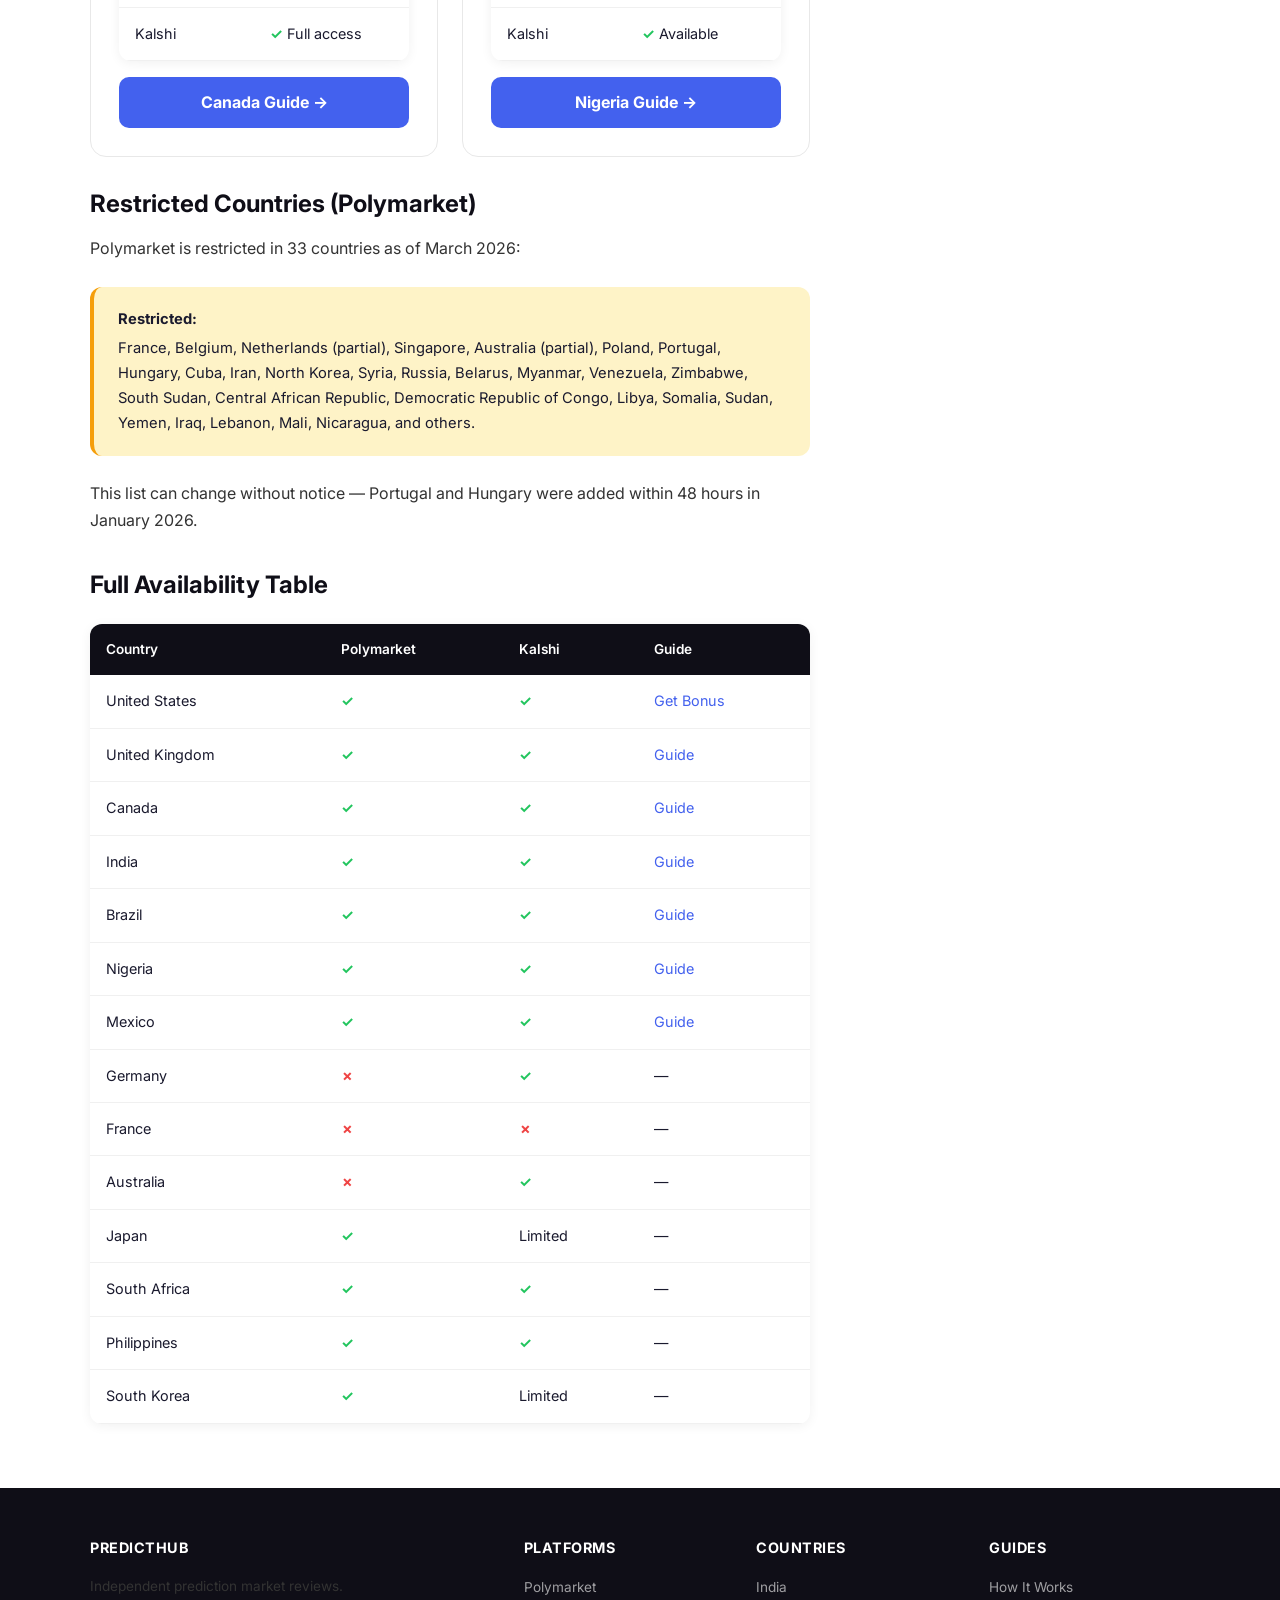
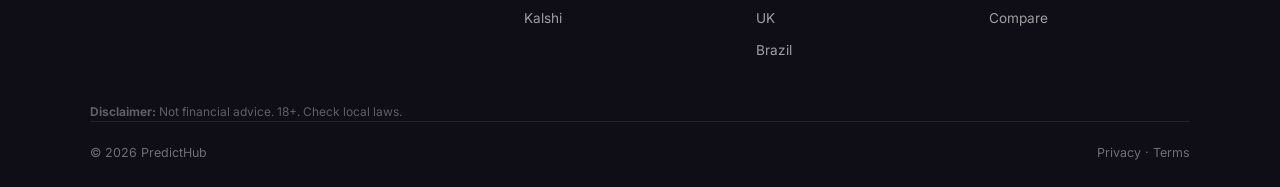
<file: site/countries/index.html>
<!DOCTYPE html>
<html lang="en">
<head>
  <meta charset="UTF-8">
  <meta name="viewport" content="width=device-width, initial-scale=1.0">
  <title>Prediction Markets by Country 2026 — Where Are Polymarket & Kalshi Available?</title>
  <meta name="description" content="Check if Polymarket and Kalshi are available in your country. Complete 2026 guide to prediction market availability, restrictions, and legal status worldwide.">
  <link rel="canonical" href="https://yoursite.com/countries/">
  <link rel="preconnect" href="https://fonts.googleapis.com">
  <link href="https://fonts.googleapis.com/css2?family=Inter:wght@400;500;600;700;800&display=swap" rel="stylesheet">
  <link rel="stylesheet" href="../css/style.css">
</head>
<body>

<header class="site-header">
  <div class="container header-inner">
    <a href="/" class="logo">Predict<span>Hub</span></a>
    <nav class="nav-links">
      <a href="/polymarket/">Polymarket</a>
      <a href="/kalshi/">Kalshi</a>
      <a href="/compare/polymarket-vs-kalshi.html">Compare</a>
      <a href="/countries/">Countries</a>
      <a href="/guides/">Guides</a>
      <a href="/polymarket/promo-code.html" class="nav-cta">Get Bonus &rarr;</a>
    </nav>
    <button class="mobile-toggle" aria-label="Menu">&#9776;</button>
  </div>
</header>

<section class="hero" style="padding:48px 0 36px">
  <div class="container">
    <h1>Prediction Markets <span>by Country</span> — 2026 Guide</h1>
    <p>Check platform availability, legal status, and the best deposit methods for your country.</p>
  </div>
</section>

<div class="container">
  <div class="content-wrap">
    <main class="main-content">

      <h2>Featured Country Guides</h2>
      <div class="grid-2">
        <div class="platform-card">
          <span class="tag">Tier 1</span>
          <h3>United States</h3>
          <p>Both Polymarket and Kalshi available. Kalshi fully CFTC-regulated. State-level restrictions apply.</p>
          <table class="comparison-table" style="margin:12px 0;font-size:.8rem">
            <tr><td>Polymarket</td><td><span class="check">&#10003;</span> Waitlist</td></tr>
            <tr><td>Kalshi</td><td><span class="check">&#10003;</span> Full access</td></tr>
          </table>
          <a href="/polymarket/promo-code.html" class="card-cta">Get Bonus &rarr;</a>
        </div>

        <div class="platform-card">
          <span class="tag">Tier 1</span>
          <h3>United Kingdom</h3>
          <p>Full access to both platforms. UK has clear crypto regulations. Strong prediction market community.</p>
          <table class="comparison-table" style="margin:12px 0;font-size:.8rem">
            <tr><td>Polymarket</td><td><span class="check">&#10003;</span> Full access</td></tr>
            <tr><td>Kalshi</td><td><span class="check">&#10003;</span> Full access</td></tr>
          </table>
          <a href="/countries/uk.html" class="card-cta">UK Guide &rarr;</a>
        </div>

        <div class="platform-card">
          <span class="tag">Tier 2 — High Growth</span>
          <h3>India</h3>
          <p>Second-largest Polymarket market. Huge crypto-savvy population. Deposit via UPI → crypto → USDC.</p>
          <table class="comparison-table" style="margin:12px 0;font-size:.8rem">
            <tr><td>Polymarket</td><td><span class="check">&#10003;</span> Full access</td></tr>
            <tr><td>Kalshi</td><td><span class="check">&#10003;</span> Available</td></tr>
          </table>
          <a href="/countries/india.html" class="card-cta">India Guide &rarr;</a>
        </div>

        <div class="platform-card">
          <span class="tag">Tier 2 — High Growth</span>
          <h3>Brazil</h3>
          <p>Fast-growing crypto market. Progressive regulation. Deposit via PIX → crypto → USDC.</p>
          <table class="comparison-table" style="margin:12px 0;font-size:.8rem">
            <tr><td>Polymarket</td><td><span class="check">&#10003;</span> Full access</td></tr>
            <tr><td>Kalshi</td><td><span class="check">&#10003;</span> Available</td></tr>
          </table>
          <a href="/countries/brazil.html" class="card-cta">Brazil Guide &rarr;</a>
        </div>

        <div class="platform-card">
          <span class="tag">Tier 1</span>
          <h3>Canada</h3>
          <p>Full access to both platforms. English and French speaking market. Strong fintech adoption.</p>
          <table class="comparison-table" style="margin:12px 0;font-size:.8rem">
            <tr><td>Polymarket</td><td><span class="check">&#10003;</span> Full access</td></tr>
            <tr><td>Kalshi</td><td><span class="check">&#10003;</span> Full access</td></tr>
          </table>
          <a href="/countries/canada.html" class="card-cta">Canada Guide &rarr;</a>
        </div>

        <div class="platform-card">
          <span class="tag">Tier 2</span>
          <h3>Nigeria</h3>
          <p>Africa's largest crypto hub. Polymarket accessible. Deposit via local exchanges.</p>
          <table class="comparison-table" style="margin:12px 0;font-size:.8rem">
            <tr><td>Polymarket</td><td><span class="check">&#10003;</span> Full access</td></tr>
            <tr><td>Kalshi</td><td><span class="check">&#10003;</span> Available</td></tr>
          </table>
          <a href="/countries/nigeria.html" class="card-cta">Nigeria Guide &rarr;</a>
        </div>
      </div>

      <h2 class="mt-4">Restricted Countries (Polymarket)</h2>
      <p>Polymarket is restricted in 33 countries as of March 2026:</p>
      <div class="info-box warning">
        <strong>Restricted:</strong> France, Belgium, Netherlands (partial), Singapore, Australia (partial), Poland, Portugal, Hungary, Cuba, Iran, North Korea, Syria, Russia, Belarus, Myanmar, Venezuela, Zimbabwe, South Sudan, Central African Republic, Democratic Republic of Congo, Libya, Somalia, Sudan, Yemen, Iraq, Lebanon, Mali, Nicaragua, and others.
      </div>
      <p>This list can change without notice — Portugal and Hungary were added within 48 hours in January 2026.</p>

      <h2>Full Availability Table</h2>
      <table class="comparison-table">
        <thead><tr><th>Country</th><th>Polymarket</th><th>Kalshi</th><th>Guide</th></tr></thead>
        <tbody>
          <tr><td>United States</td><td><span class="check">&#10003;</span></td><td><span class="check">&#10003;</span></td><td><a href="/polymarket/promo-code.html">Get Bonus</a></td></tr>
          <tr><td>United Kingdom</td><td><span class="check">&#10003;</span></td><td><span class="check">&#10003;</span></td><td><a href="/countries/uk.html">Guide</a></td></tr>
          <tr><td>Canada</td><td><span class="check">&#10003;</span></td><td><span class="check">&#10003;</span></td><td><a href="/countries/canada.html">Guide</a></td></tr>
          <tr><td>India</td><td><span class="check">&#10003;</span></td><td><span class="check">&#10003;</span></td><td><a href="/countries/india.html">Guide</a></td></tr>
          <tr><td>Brazil</td><td><span class="check">&#10003;</span></td><td><span class="check">&#10003;</span></td><td><a href="/countries/brazil.html">Guide</a></td></tr>
          <tr><td>Nigeria</td><td><span class="check">&#10003;</span></td><td><span class="check">&#10003;</span></td><td><a href="/countries/nigeria.html">Guide</a></td></tr>
          <tr><td>Mexico</td><td><span class="check">&#10003;</span></td><td><span class="check">&#10003;</span></td><td><a href="/countries/mexico.html">Guide</a></td></tr>
          <tr><td>Germany</td><td><span class="cross">&#10007;</span></td><td><span class="check">&#10003;</span></td><td>—</td></tr>
          <tr><td>France</td><td><span class="cross">&#10007;</span></td><td><span class="cross">&#10007;</span></td><td>—</td></tr>
          <tr><td>Australia</td><td><span class="cross">&#10007;</span></td><td><span class="check">&#10003;</span></td><td>—</td></tr>
          <tr><td>Japan</td><td><span class="check">&#10003;</span></td><td>Limited</td><td>—</td></tr>
          <tr><td>South Africa</td><td><span class="check">&#10003;</span></td><td><span class="check">&#10003;</span></td><td>—</td></tr>
          <tr><td>Philippines</td><td><span class="check">&#10003;</span></td><td><span class="check">&#10003;</span></td><td>—</td></tr>
          <tr><td>South Korea</td><td><span class="check">&#10003;</span></td><td>Limited</td><td>—</td></tr>
        </tbody>
      </table>

    </main>

    <aside class="sidebar">
      <div class="sidebar-cta">
        <h4>Polymarket Bonus</h4>
        <p>Available in 160+ countries. $10 free.</p>
        <a href="/polymarket/promo-code.html">Claim Bonus &rarr;</a>
      </div>
      <div class="sidebar-cta" style="background:linear-gradient(135deg,#1a56db,#0f0e17)">
        <h4>Kalshi Bonus</h4>
        <p>140+ countries. CFTC regulated.</p>
        <a href="/kalshi/promo-code.html">Get $10 &rarr;</a>
      </div>
    </aside>
  </div>
</div>

<footer class="site-footer">
  <div class="container">
    <div class="footer-grid">
      <div class="footer-col"><h5>PredictHub</h5><p>Independent prediction market reviews.</p></div>
      <div class="footer-col"><h5>Platforms</h5><a href="/polymarket/promo-code.html">Polymarket</a><a href="/kalshi/promo-code.html">Kalshi</a></div>
      <div class="footer-col"><h5>Countries</h5><a href="/countries/india.html">India</a><a href="/countries/uk.html">UK</a><a href="/countries/brazil.html">Brazil</a></div>
      <div class="footer-col"><h5>Guides</h5><a href="/guides/how-prediction-markets-work.html">How It Works</a><a href="/compare/polymarket-vs-kalshi.html">Compare</a></div>
    </div>
    <div class="footer-disclaimer"><strong>Disclaimer:</strong> Not financial advice. 18+. Check local laws.</div>
    <div class="footer-bottom"><span>&copy; 2026 PredictHub</span><span><a href="/privacy.html" style="color:#ffffff66">Privacy</a> &middot; <a href="/terms.html" style="color:#ffffff66">Terms</a></span></div>
  </div>
</footer>
<script src="../js/main.js"></script>
</body>
</html>
</file>
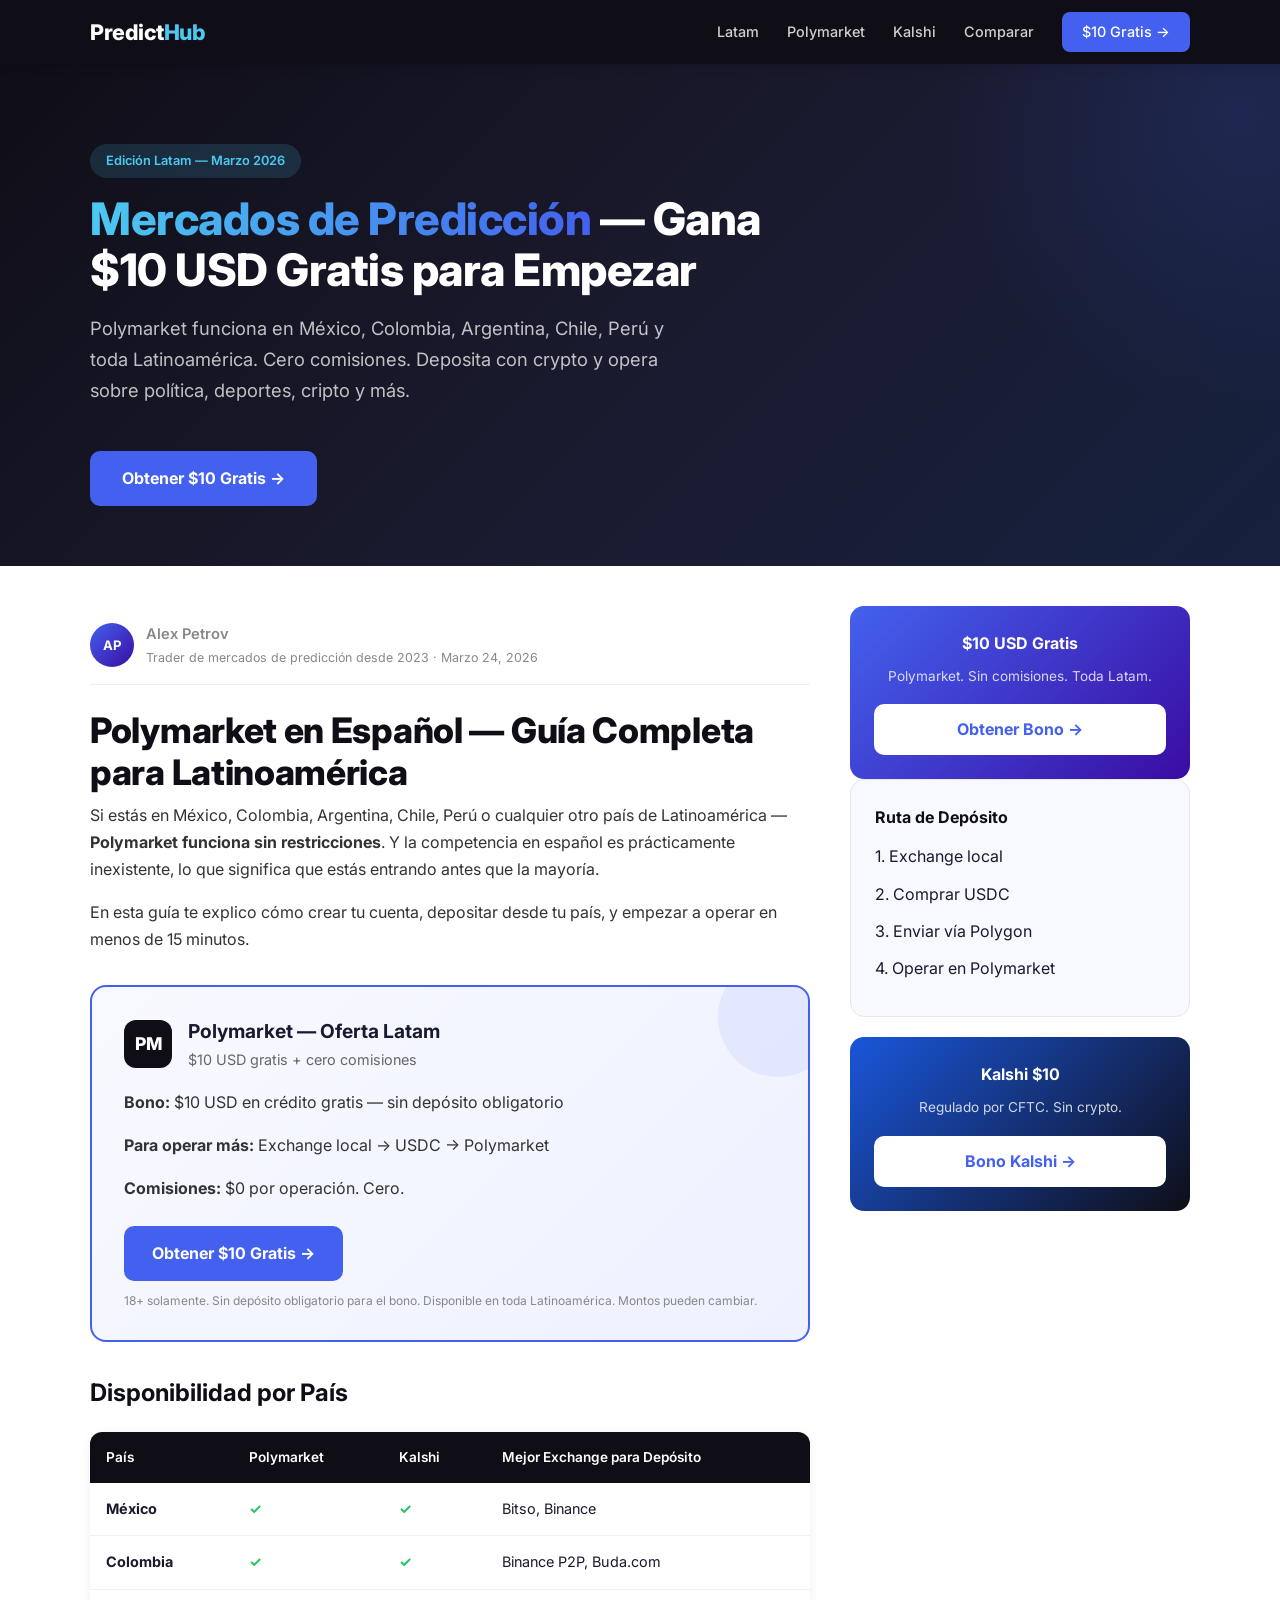
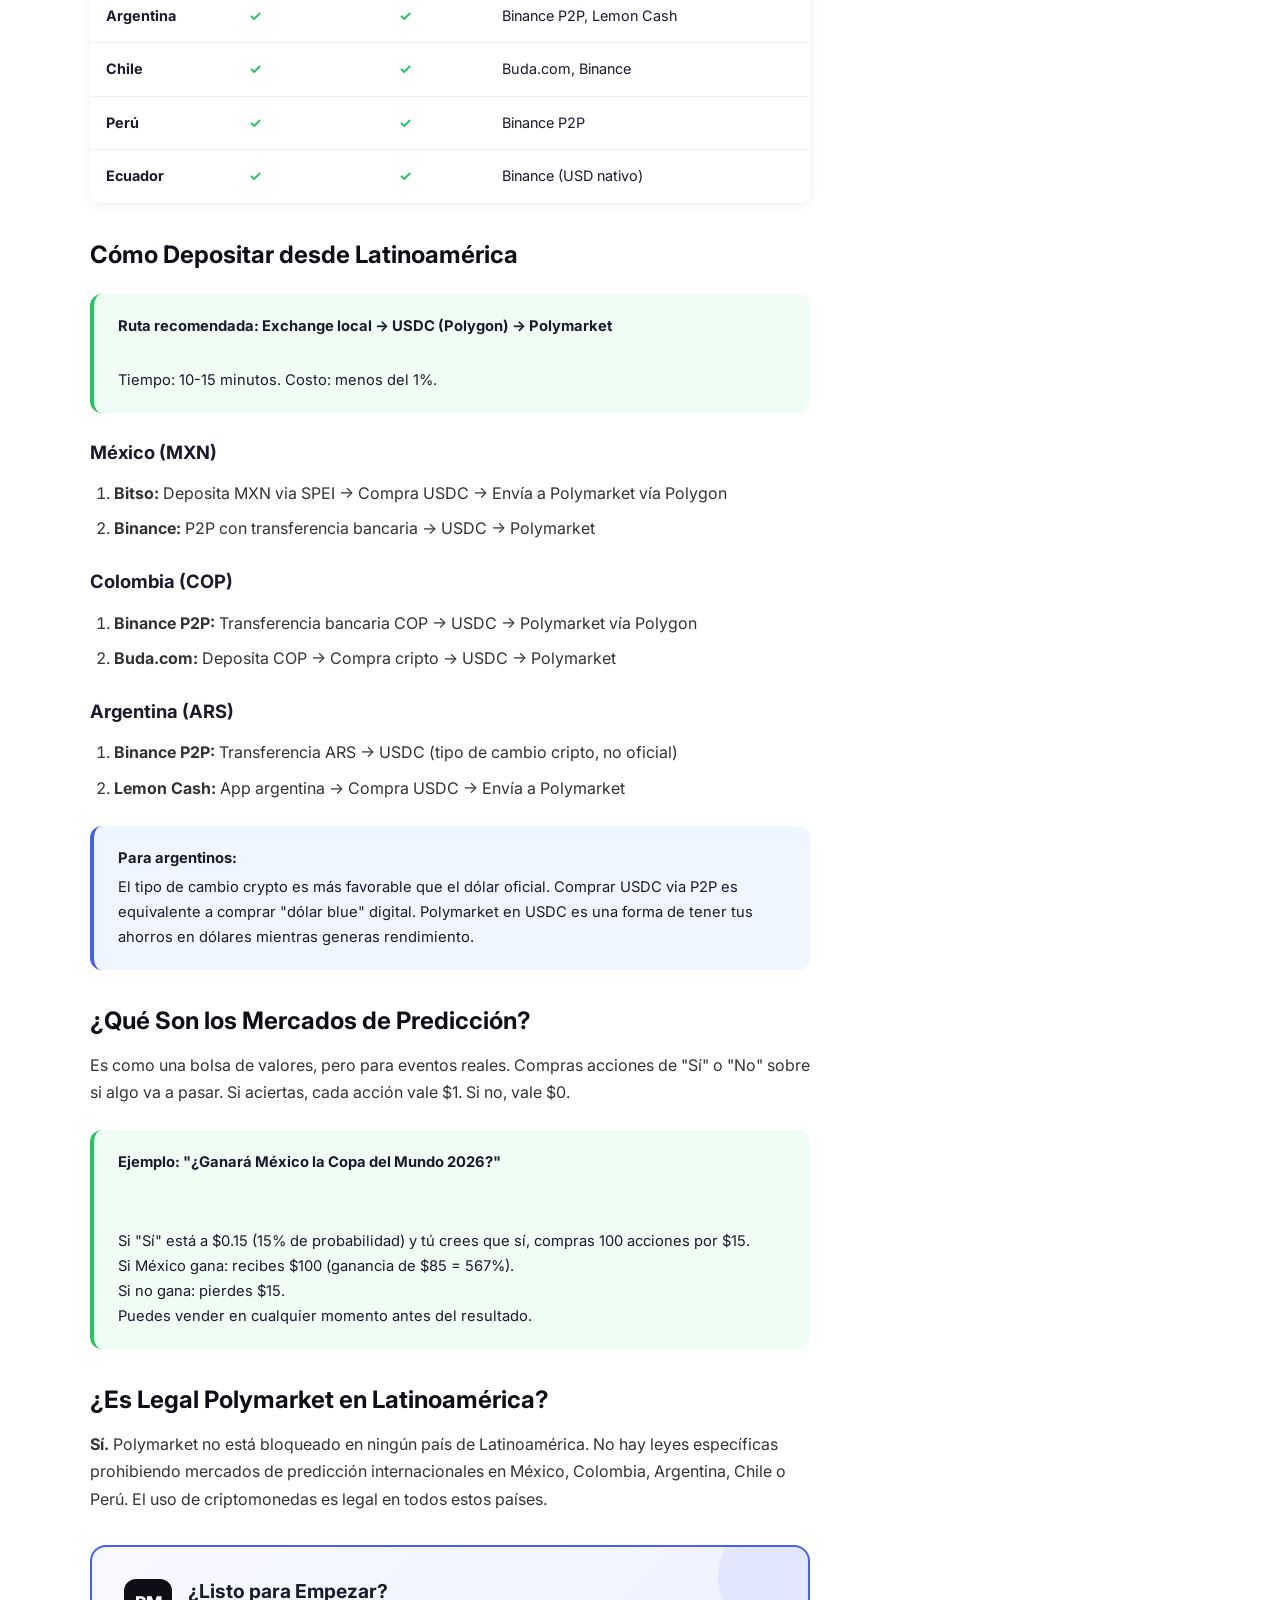
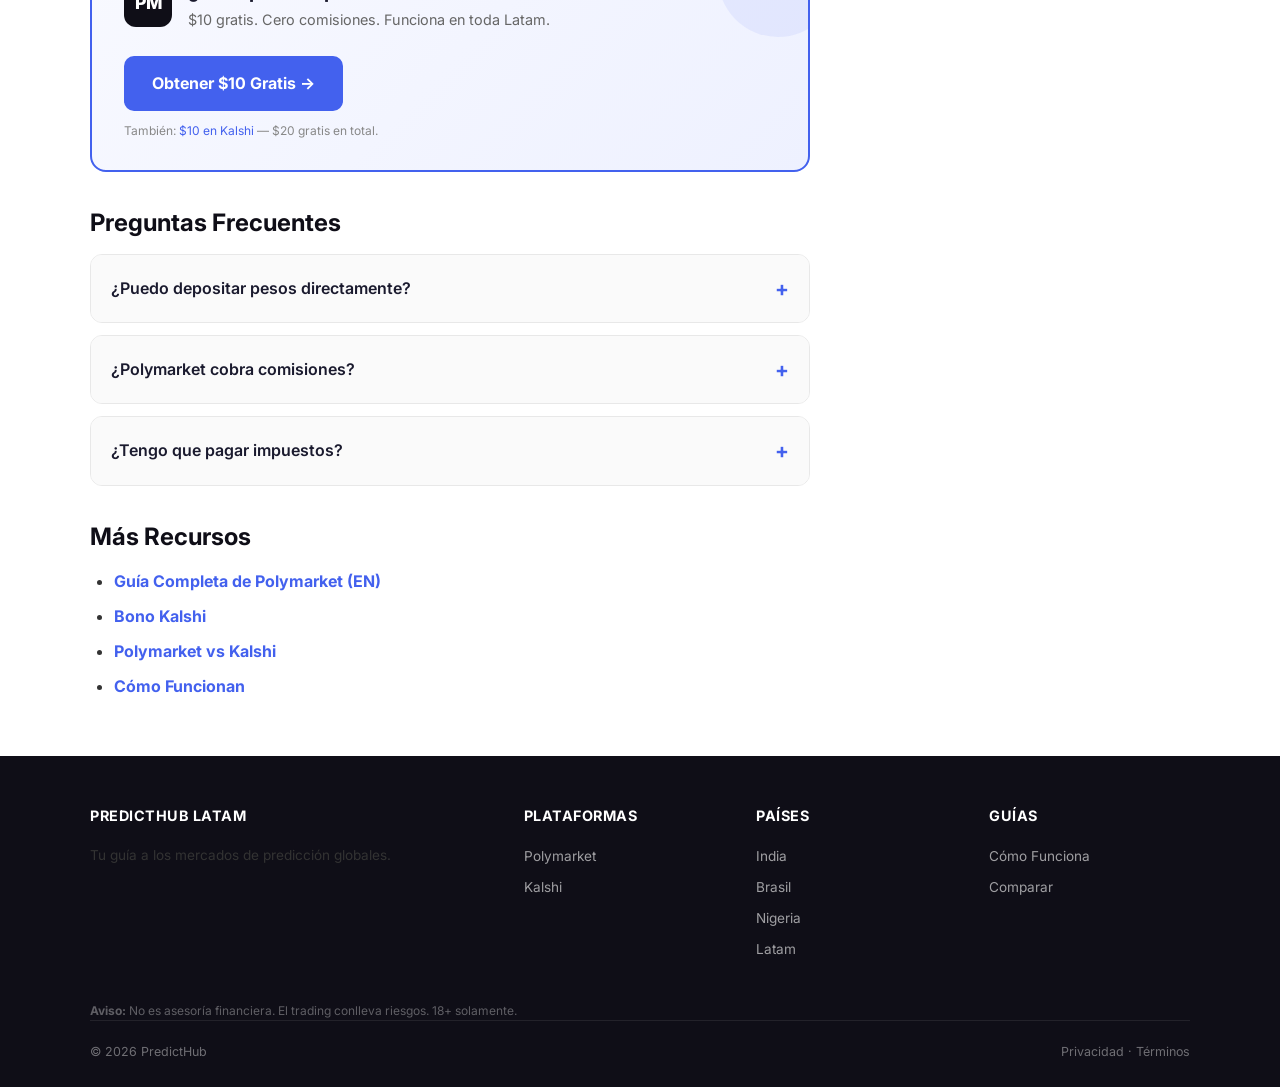
<file: site/es/index.html>
<!DOCTYPE html>
<html lang="es">
<head>
  <meta charset="UTF-8">
  <meta name="viewport" content="width=device-width, initial-scale=1.0">
  <title>Polymarket en Español 2026 — Gana $10 USD Gratis | Mercados de Predicción</title>
  <meta name="description" content="Empieza a operar en Polymarket desde México, Colombia o Argentina. Gana $10 USD gratis. Deposita con crypto. Cero comisiones. Guía completa en español.">
  <meta name="keywords" content="polymarket español, mercados de predicción, polymarket mexico, polymarket colombia, polymarket argentina, trading predicciones 2026">
  <link rel="canonical" href="https://yoursite.com/es/">
  <link rel="alternate" hreflang="en" href="https://yoursite.com/">
  <link rel="alternate" hreflang="en-IN" href="https://yoursite.com/in/">
  <link rel="alternate" hreflang="pt-BR" href="https://yoursite.com/br/">
  <link rel="alternate" hreflang="en-NG" href="https://yoursite.com/ng/">
  <link rel="alternate" hreflang="es" href="https://yoursite.com/es/">
  <link rel="preconnect" href="https://fonts.googleapis.com">
  <link href="https://fonts.googleapis.com/css2?family=Inter:wght@400;500;600;700;800&display=swap" rel="stylesheet">
  <link rel="stylesheet" href="../css/style.css">
</head>
<body>

<header class="site-header">
  <div class="container header-inner">
    <a href="/" class="logo">Predict<span>Hub</span></a>
    <nav class="nav-links">
      <a href="/es/">Latam</a>
      <a href="/polymarket/">Polymarket</a>
      <a href="/kalshi/">Kalshi</a>
      <a href="/compare/polymarket-vs-kalshi.html">Comparar</a>
      <a href="/es/" class="nav-cta">$10 Gratis &rarr;</a>
    </nav>
    <button class="mobile-toggle" aria-label="Menu">&#9776;</button>
  </div>
</header>

<section class="hero">
  <div class="container">
    <div class="hero-badge">Edición Latam — Marzo 2026</div>
    <h1><span>Mercados de Predicción</span> — Gana $10 USD Gratis para Empezar</h1>
    <p>Polymarket funciona en México, Colombia, Argentina, Chile, Perú y toda Latinoamérica. Cero comisiones. Deposita con crypto y opera sobre política, deportes, cripto y más.</p>
    <a href="/polymarket/promo-code.html" class="hero-cta">Obtener $10 Gratis &rarr;</a>
  </div>
</section>

<div class="container">
  <div class="content-wrap">
    <main class="main-content">

      <div class="article-meta" style="padding:16px 0;border-bottom:1px solid #eee;margin-bottom:24px">
        <div style="display:flex;align-items:center;gap:12px">
          <div style="width:44px;height:44px;background:linear-gradient(135deg,#4361ee,#3a0ca3);border-radius:50%;display:flex;align-items:center;justify-content:center;color:#fff;font-weight:700">AP</div>
          <div>
            <div style="font-weight:600;font-size:.92rem">Alex Petrov</div>
            <div style="font-size:.78rem;color:#888">Trader de mercados de predicción desde 2023 &middot; Marzo 24, 2026</div>
          </div>
        </div>
      </div>

      <h1 class="page-title">Polymarket en Español — Guía Completa para Latinoamérica</h1>

      <p>Si estás en México, Colombia, Argentina, Chile, Perú o cualquier otro país de Latinoamérica — <strong>Polymarket funciona sin restricciones</strong>. Y la competencia en español es prácticamente inexistente, lo que significa que estás entrando antes que la mayoría.</p>

      <p>En esta guía te explico cómo crear tu cuenta, depositar desde tu país, y empezar a operar en menos de 15 minutos.</p>

      <div class="promo-box">
        <div class="promo-box-header">
          <div class="promo-box-logo">PM</div>
          <div>
            <div class="promo-box-title">Polymarket — Oferta Latam</div>
            <div class="promo-box-subtitle">$10 USD gratis + cero comisiones</div>
          </div>
        </div>
        <p><strong>Bono:</strong> $10 USD en crédito gratis — sin depósito obligatorio</p>
        <p><strong>Para operar más:</strong> Exchange local → USDC → Polymarket</p>
        <p><strong>Comisiones:</strong> $0 por operación. Cero.</p>
        <a href="#YOUR_POLYMARKET_REFERRAL_LINK" class="promo-cta" rel="nofollow sponsored">Obtener $10 Gratis &rarr;</a>
        <div class="promo-terms">18+ solamente. Sin depósito obligatorio para el bono. Disponible en toda Latinoamérica. Montos pueden cambiar.</div>
      </div>

      <h2>Disponibilidad por País</h2>
      <table class="comparison-table">
        <thead><tr><th>País</th><th>Polymarket</th><th>Kalshi</th><th>Mejor Exchange para Depósito</th></tr></thead>
        <tbody>
          <tr><td><strong>México</strong></td><td><span class="check">&#10003;</span></td><td><span class="check">&#10003;</span></td><td>Bitso, Binance</td></tr>
          <tr><td><strong>Colombia</strong></td><td><span class="check">&#10003;</span></td><td><span class="check">&#10003;</span></td><td>Binance P2P, Buda.com</td></tr>
          <tr><td><strong>Argentina</strong></td><td><span class="check">&#10003;</span></td><td><span class="check">&#10003;</span></td><td>Binance P2P, Lemon Cash</td></tr>
          <tr><td><strong>Chile</strong></td><td><span class="check">&#10003;</span></td><td><span class="check">&#10003;</span></td><td>Buda.com, Binance</td></tr>
          <tr><td><strong>Perú</strong></td><td><span class="check">&#10003;</span></td><td><span class="check">&#10003;</span></td><td>Binance P2P</td></tr>
          <tr><td><strong>Ecuador</strong></td><td><span class="check">&#10003;</span></td><td><span class="check">&#10003;</span></td><td>Binance (USD nativo)</td></tr>
        </tbody>
      </table>

      <h2>Cómo Depositar desde Latinoamérica</h2>

      <div class="info-box tip">
        <strong>Ruta recomendada: Exchange local → USDC (Polygon) → Polymarket</strong><br>
        Tiempo: 10-15 minutos. Costo: menos del 1%.
      </div>

      <h3>México (MXN)</h3>
      <ol class="content-list">
        <li><strong>Bitso:</strong> Deposita MXN via SPEI → Compra USDC → Envía a Polymarket vía Polygon</li>
        <li><strong>Binance:</strong> P2P con transferencia bancaria → USDC → Polymarket</li>
      </ol>

      <h3>Colombia (COP)</h3>
      <ol class="content-list">
        <li><strong>Binance P2P:</strong> Transferencia bancaria COP → USDC → Polymarket vía Polygon</li>
        <li><strong>Buda.com:</strong> Deposita COP → Compra cripto → USDC → Polymarket</li>
      </ol>

      <h3>Argentina (ARS)</h3>
      <ol class="content-list">
        <li><strong>Binance P2P:</strong> Transferencia ARS → USDC (tipo de cambio cripto, no oficial)</li>
        <li><strong>Lemon Cash:</strong> App argentina → Compra USDC → Envía a Polymarket</li>
      </ol>

      <div class="info-box info">
        <strong>Para argentinos:</strong> El tipo de cambio crypto es más favorable que el dólar oficial. Comprar USDC via P2P es equivalente a comprar "dólar blue" digital. Polymarket en USDC es una forma de tener tus ahorros en dólares mientras generas rendimiento.
      </div>

      <h2>¿Qué Son los Mercados de Predicción?</h2>
      <p>Es como una bolsa de valores, pero para eventos reales. Compras acciones de "Sí" o "No" sobre si algo va a pasar. Si aciertas, cada acción vale $1. Si no, vale $0.</p>

      <div class="info-box tip">
        <strong>Ejemplo: "¿Ganará México la Copa del Mundo 2026?"</strong><br><br>
        Si "Sí" está a $0.15 (15% de probabilidad) y tú crees que sí, compras 100 acciones por $15.<br>
        Si México gana: recibes $100 (ganancia de $85 = 567%).<br>
        Si no gana: pierdes $15.<br>
        Puedes vender en cualquier momento antes del resultado.
      </div>

      <h2>¿Es Legal Polymarket en Latinoamérica?</h2>
      <p><strong>Sí.</strong> Polymarket no está bloqueado en ningún país de Latinoamérica. No hay leyes específicas prohibiendo mercados de predicción internacionales en México, Colombia, Argentina, Chile o Perú. El uso de criptomonedas es legal en todos estos países.</p>

      <div class="promo-box">
        <div class="promo-box-header">
          <div class="promo-box-logo">PM</div>
          <div>
            <div class="promo-box-title">¿Listo para Empezar?</div>
            <div class="promo-box-subtitle">$10 gratis. Cero comisiones. Funciona en toda Latam.</div>
          </div>
        </div>
        <a href="#YOUR_POLYMARKET_REFERRAL_LINK" class="promo-cta" rel="nofollow sponsored">Obtener $10 Gratis &rarr;</a>
        <div class="promo-terms">También: <a href="/kalshi/promo-code.html">$10 en Kalshi</a> — $20 gratis en total.</div>
      </div>

      <h2>Preguntas Frecuentes</h2>
      <div class="faq-item">
        <div class="faq-q">¿Puedo depositar pesos directamente?</div>
        <div class="faq-a"><p>No directamente. Necesitas comprar USDC en un exchange local (Bitso, Binance, Lemon Cash) y luego enviar USDC a Polymarket. El proceso completo toma 10-15 minutos.</p></div>
      </div>
      <div class="faq-item">
        <div class="faq-q">¿Polymarket cobra comisiones?</div>
        <div class="faq-a"><p>No. Polymarket tiene cero comisiones en 2026. El único costo es la tarifa de red Polygon (menos de $0.01 por transacción).</p></div>
      </div>
      <div class="faq-item">
        <div class="faq-q">¿Tengo que pagar impuestos?</div>
        <div class="faq-a"><p>Depende de tu país. En general, las ganancias de criptoactivos están sujetas a impuesto sobre la renta en la mayoría de países latinoamericanos. Consulta con un contador local.</p></div>
      </div>

      <h2>Más Recursos</h2>
      <ul class="content-list">
        <li><a href="/polymarket/promo-code.html"><strong>Guía Completa de Polymarket (EN)</strong></a></li>
        <li><a href="/kalshi/promo-code.html"><strong>Bono Kalshi</strong></a></li>
        <li><a href="/compare/polymarket-vs-kalshi.html"><strong>Polymarket vs Kalshi</strong></a></li>
        <li><a href="/guides/how-prediction-markets-work.html"><strong>Cómo Funcionan</strong></a></li>
      </ul>
    </main>

    <aside class="sidebar">
      <div class="sidebar-cta">
        <h4>$10 USD Gratis</h4>
        <p>Polymarket. Sin comisiones. Toda Latam.</p>
        <a href="#YOUR_POLYMARKET_REFERRAL_LINK" rel="nofollow sponsored">Obtener Bono &rarr;</a>
      </div>
      <div class="sidebar-box">
        <h4>Ruta de Depósito</h4>
        <ul>
          <li>1. Exchange local</li>
          <li>2. Comprar USDC</li>
          <li>3. Enviar vía Polygon</li>
          <li>4. Operar en Polymarket</li>
        </ul>
      </div>
      <div class="sidebar-cta" style="background:linear-gradient(135deg,#1a56db,#0f0e17)">
        <h4>Kalshi $10</h4>
        <p>Regulado por CFTC. Sin crypto.</p>
        <a href="/kalshi/promo-code.html">Bono Kalshi &rarr;</a>
      </div>
    </aside>
  </div>
</div>

<footer class="site-footer">
  <div class="container">
    <div class="footer-grid">
      <div class="footer-col"><h5>PredictHub Latam</h5><p>Tu guía a los mercados de predicción globales.</p></div>
      <div class="footer-col"><h5>Plataformas</h5><a href="/polymarket/promo-code.html">Polymarket</a><a href="/kalshi/promo-code.html">Kalshi</a></div>
      <div class="footer-col"><h5>Países</h5><a href="/in/">India</a><a href="/br/">Brasil</a><a href="/ng/">Nigeria</a><a href="/es/">Latam</a></div>
      <div class="footer-col"><h5>Guías</h5><a href="/guides/how-prediction-markets-work.html">Cómo Funciona</a><a href="/compare/polymarket-vs-kalshi.html">Comparar</a></div>
    </div>
    <div class="footer-disclaimer"><strong>Aviso:</strong> No es asesoría financiera. El trading conlleva riesgos. 18+ solamente.</div>
    <div class="footer-bottom"><span>&copy; 2026 PredictHub</span><span><a href="/privacy.html" style="color:#ffffff66">Privacidad</a> &middot; <a href="/terms.html" style="color:#ffffff66">Términos</a></span></div>
  </div>
</footer>
<script src="../js/main.js"></script>
</body>
</html>
</file>
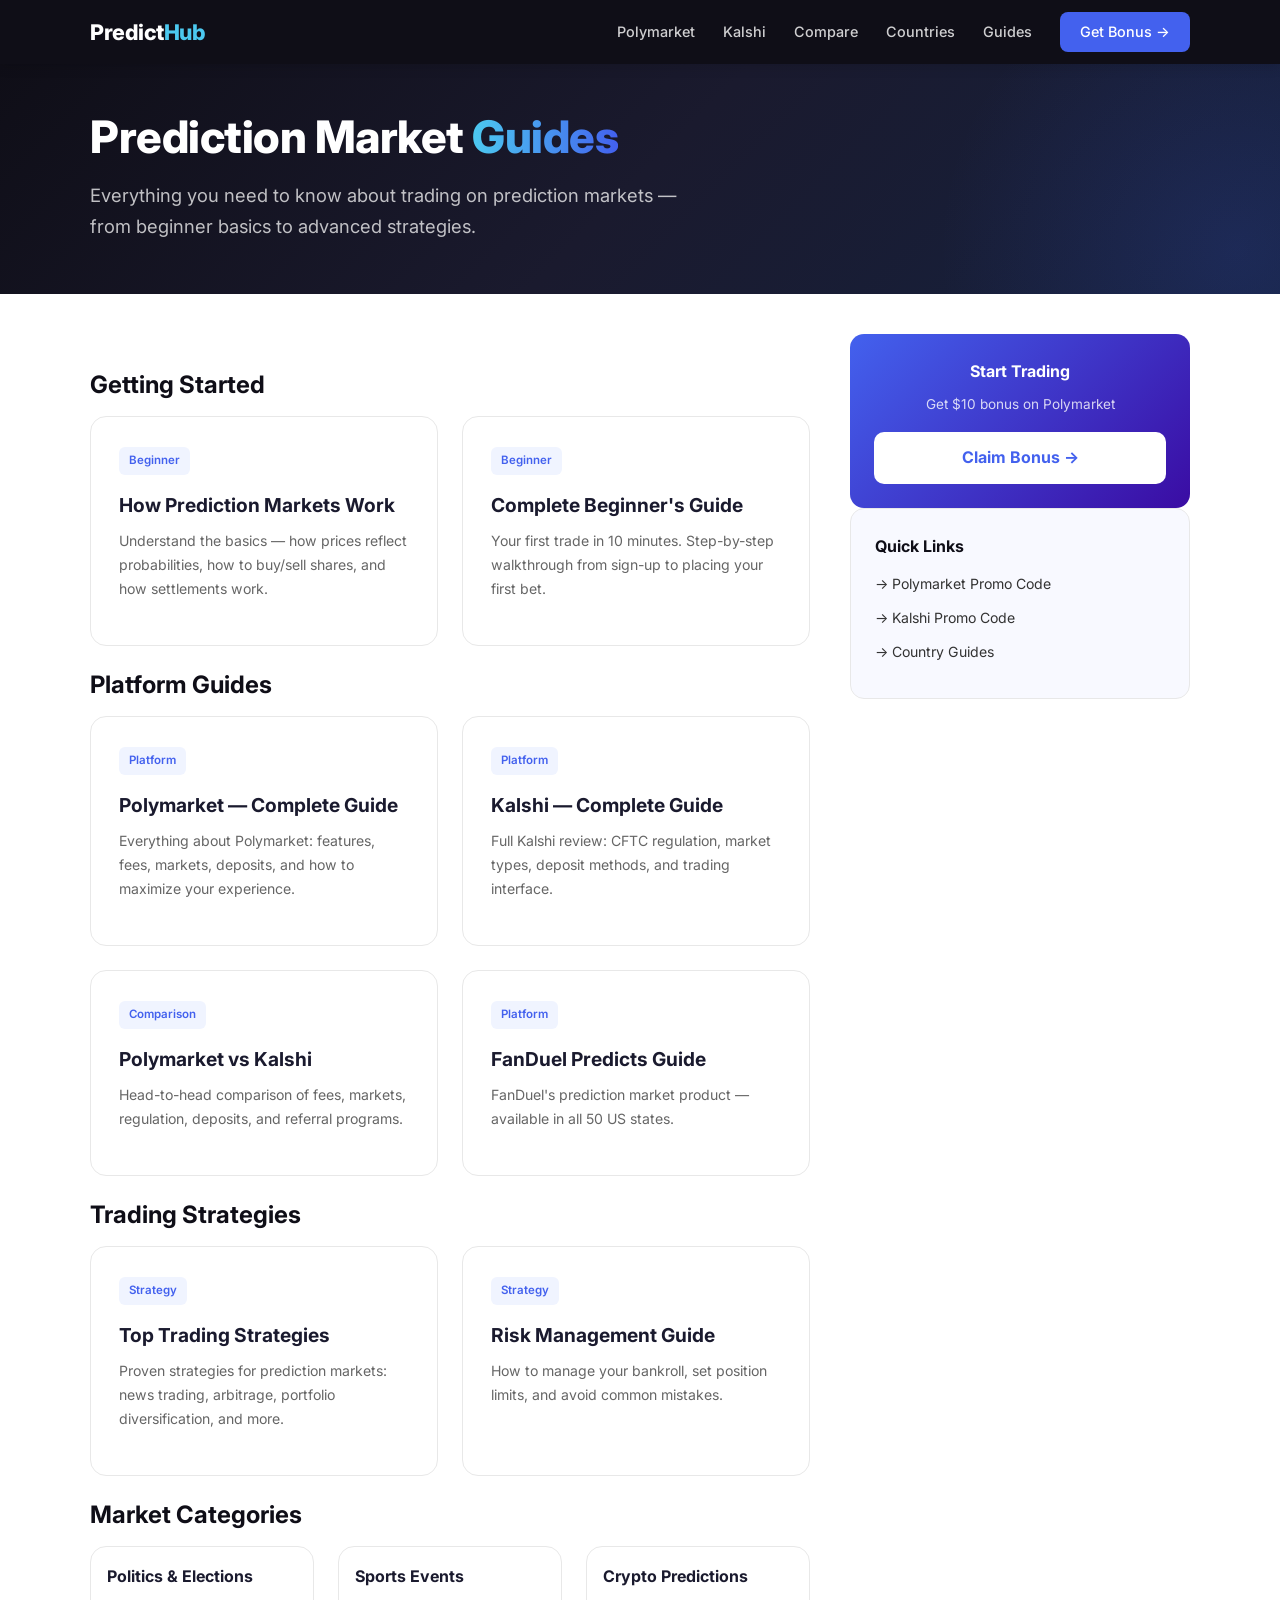
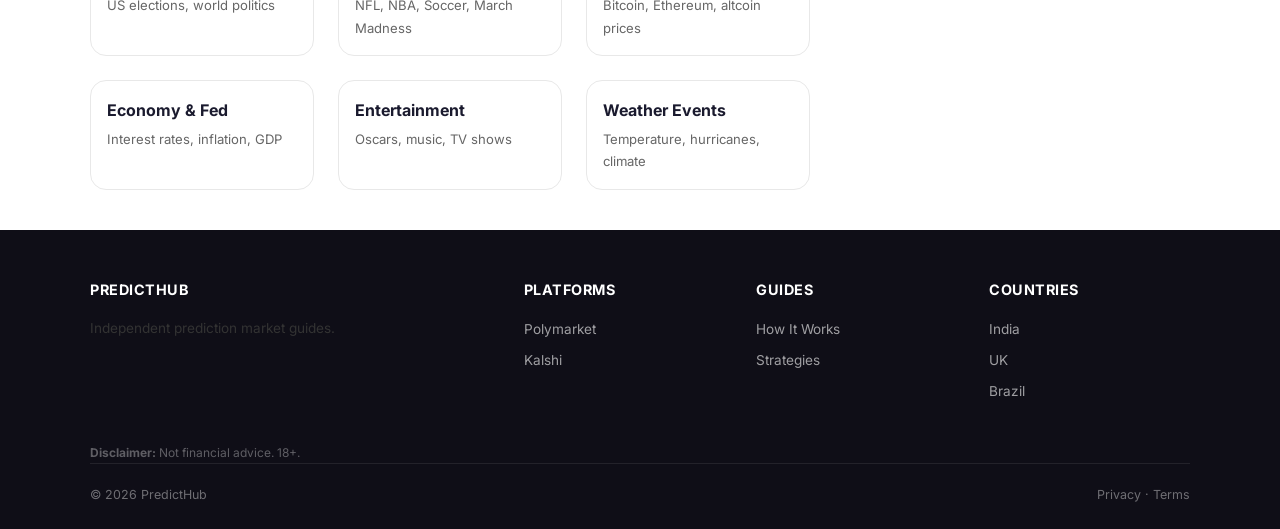
<file: site/guides/index.html>
<!DOCTYPE html>
<html lang="en">
<head>
  <meta charset="UTF-8">
  <meta name="viewport" content="width=device-width, initial-scale=1.0">
  <title>Prediction Market Guides 2026 — How to Trade, Strategies & Tips</title>
  <meta name="description" content="Learn how prediction markets work, trading strategies, and tips for beginners. Complete guides for Polymarket, Kalshi, and all major prediction market platforms.">
  <link rel="canonical" href="https://yoursite.com/guides/">
  <link rel="preconnect" href="https://fonts.googleapis.com">
  <link href="https://fonts.googleapis.com/css2?family=Inter:wght@400;500;600;700;800&display=swap" rel="stylesheet">
  <link rel="stylesheet" href="../css/style.css">
</head>
<body>

<header class="site-header">
  <div class="container header-inner">
    <a href="/" class="logo">Predict<span>Hub</span></a>
    <nav class="nav-links">
      <a href="/polymarket/">Polymarket</a>
      <a href="/kalshi/">Kalshi</a>
      <a href="/compare/polymarket-vs-kalshi.html">Compare</a>
      <a href="/countries/">Countries</a>
      <a href="/guides/">Guides</a>
      <a href="/polymarket/promo-code.html" class="nav-cta">Get Bonus &rarr;</a>
    </nav>
    <button class="mobile-toggle" aria-label="Menu">&#9776;</button>
  </div>
</header>

<section class="hero" style="padding:48px 0 36px">
  <div class="container">
    <h1>Prediction Market <span>Guides</span></h1>
    <p>Everything you need to know about trading on prediction markets — from beginner basics to advanced strategies.</p>
  </div>
</section>

<div class="container">
  <div class="content-wrap">
    <main class="main-content">

      <h2>Getting Started</h2>
      <div class="grid-2">
        <a href="/guides/how-prediction-markets-work.html" class="platform-card">
          <span class="tag">Beginner</span>
          <h3>How Prediction Markets Work</h3>
          <p style="font-size:.88rem;color:#666">Understand the basics — how prices reflect probabilities, how to buy/sell shares, and how settlements work.</p>
        </a>
        <a href="/guides/beginners-guide.html" class="platform-card">
          <span class="tag">Beginner</span>
          <h3>Complete Beginner's Guide</h3>
          <p style="font-size:.88rem;color:#666">Your first trade in 10 minutes. Step-by-step walkthrough from sign-up to placing your first bet.</p>
        </a>
      </div>

      <h2 class="mt-3">Platform Guides</h2>
      <div class="grid-2">
        <a href="/polymarket/" class="platform-card">
          <span class="tag">Platform</span>
          <h3>Polymarket — Complete Guide</h3>
          <p style="font-size:.88rem;color:#666">Everything about Polymarket: features, fees, markets, deposits, and how to maximize your experience.</p>
        </a>
        <a href="/kalshi/" class="platform-card">
          <span class="tag">Platform</span>
          <h3>Kalshi — Complete Guide</h3>
          <p style="font-size:.88rem;color:#666">Full Kalshi review: CFTC regulation, market types, deposit methods, and trading interface.</p>
        </a>
        <a href="/compare/polymarket-vs-kalshi.html" class="platform-card">
          <span class="tag">Comparison</span>
          <h3>Polymarket vs Kalshi</h3>
          <p style="font-size:.88rem;color:#666">Head-to-head comparison of fees, markets, regulation, deposits, and referral programs.</p>
        </a>
        <a href="/guides/fanduel-predicts.html" class="platform-card">
          <span class="tag">Platform</span>
          <h3>FanDuel Predicts Guide</h3>
          <p style="font-size:.88rem;color:#666">FanDuel's prediction market product — available in all 50 US states.</p>
        </a>
      </div>

      <h2 class="mt-3">Trading Strategies</h2>
      <div class="grid-2">
        <a href="/guides/strategies.html" class="platform-card">
          <span class="tag">Strategy</span>
          <h3>Top Trading Strategies</h3>
          <p style="font-size:.88rem;color:#666">Proven strategies for prediction markets: news trading, arbitrage, portfolio diversification, and more.</p>
        </a>
        <a href="/guides/risk-management.html" class="platform-card">
          <span class="tag">Strategy</span>
          <h3>Risk Management Guide</h3>
          <p style="font-size:.88rem;color:#666">How to manage your bankroll, set position limits, and avoid common mistakes.</p>
        </a>
      </div>

      <h2 class="mt-3">Market Categories</h2>
      <div class="grid-3">
        <a href="/guides/politics-markets.html" class="platform-card" style="padding:16px">
          <h3 style="font-size:1rem;margin:0">Politics & Elections</h3>
          <p style="font-size:.82rem;color:#666;margin:4px 0 0">US elections, world politics</p>
        </a>
        <a href="/guides/sports-markets.html" class="platform-card" style="padding:16px">
          <h3 style="font-size:1rem;margin:0">Sports Events</h3>
          <p style="font-size:.82rem;color:#666;margin:4px 0 0">NFL, NBA, Soccer, March Madness</p>
        </a>
        <a href="/guides/crypto-markets.html" class="platform-card" style="padding:16px">
          <h3 style="font-size:1rem;margin:0">Crypto Predictions</h3>
          <p style="font-size:.82rem;color:#666;margin:4px 0 0">Bitcoin, Ethereum, altcoin prices</p>
        </a>
        <a href="/guides/economy-markets.html" class="platform-card" style="padding:16px">
          <h3 style="font-size:1rem;margin:0">Economy & Fed</h3>
          <p style="font-size:.82rem;color:#666;margin:4px 0 0">Interest rates, inflation, GDP</p>
        </a>
        <a href="/guides/entertainment-markets.html" class="platform-card" style="padding:16px">
          <h3 style="font-size:1rem;margin:0">Entertainment</h3>
          <p style="font-size:.82rem;color:#666;margin:4px 0 0">Oscars, music, TV shows</p>
        </a>
        <a href="/guides/weather-markets.html" class="platform-card" style="padding:16px">
          <h3 style="font-size:1rem;margin:0">Weather Events</h3>
          <p style="font-size:.82rem;color:#666;margin:4px 0 0">Temperature, hurricanes, climate</p>
        </a>
      </div>

    </main>

    <aside class="sidebar">
      <div class="sidebar-cta">
        <h4>Start Trading</h4>
        <p>Get $10 bonus on Polymarket</p>
        <a href="/polymarket/promo-code.html">Claim Bonus &rarr;</a>
      </div>
      <div class="sidebar-box">
        <h4>Quick Links</h4>
        <ul>
          <li><a href="/polymarket/promo-code.html">&#8594; Polymarket Promo Code</a></li>
          <li><a href="/kalshi/promo-code.html">&#8594; Kalshi Promo Code</a></li>
          <li><a href="/countries/">&#8594; Country Guides</a></li>
        </ul>
      </div>
    </aside>
  </div>
</div>

<footer class="site-footer">
  <div class="container">
    <div class="footer-grid">
      <div class="footer-col"><h5>PredictHub</h5><p>Independent prediction market guides.</p></div>
      <div class="footer-col"><h5>Platforms</h5><a href="/polymarket/promo-code.html">Polymarket</a><a href="/kalshi/promo-code.html">Kalshi</a></div>
      <div class="footer-col"><h5>Guides</h5><a href="/guides/how-prediction-markets-work.html">How It Works</a><a href="/guides/strategies.html">Strategies</a></div>
      <div class="footer-col"><h5>Countries</h5><a href="/countries/india.html">India</a><a href="/countries/uk.html">UK</a><a href="/countries/brazil.html">Brazil</a></div>
    </div>
    <div class="footer-disclaimer"><strong>Disclaimer:</strong> Not financial advice. 18+.</div>
    <div class="footer-bottom"><span>&copy; 2026 PredictHub</span><span><a href="/privacy.html" style="color:#ffffff66">Privacy</a> &middot; <a href="/terms.html" style="color:#ffffff66">Terms</a></span></div>
  </div>
</footer>
<script src="../js/main.js"></script>
</body>
</html>
</file>
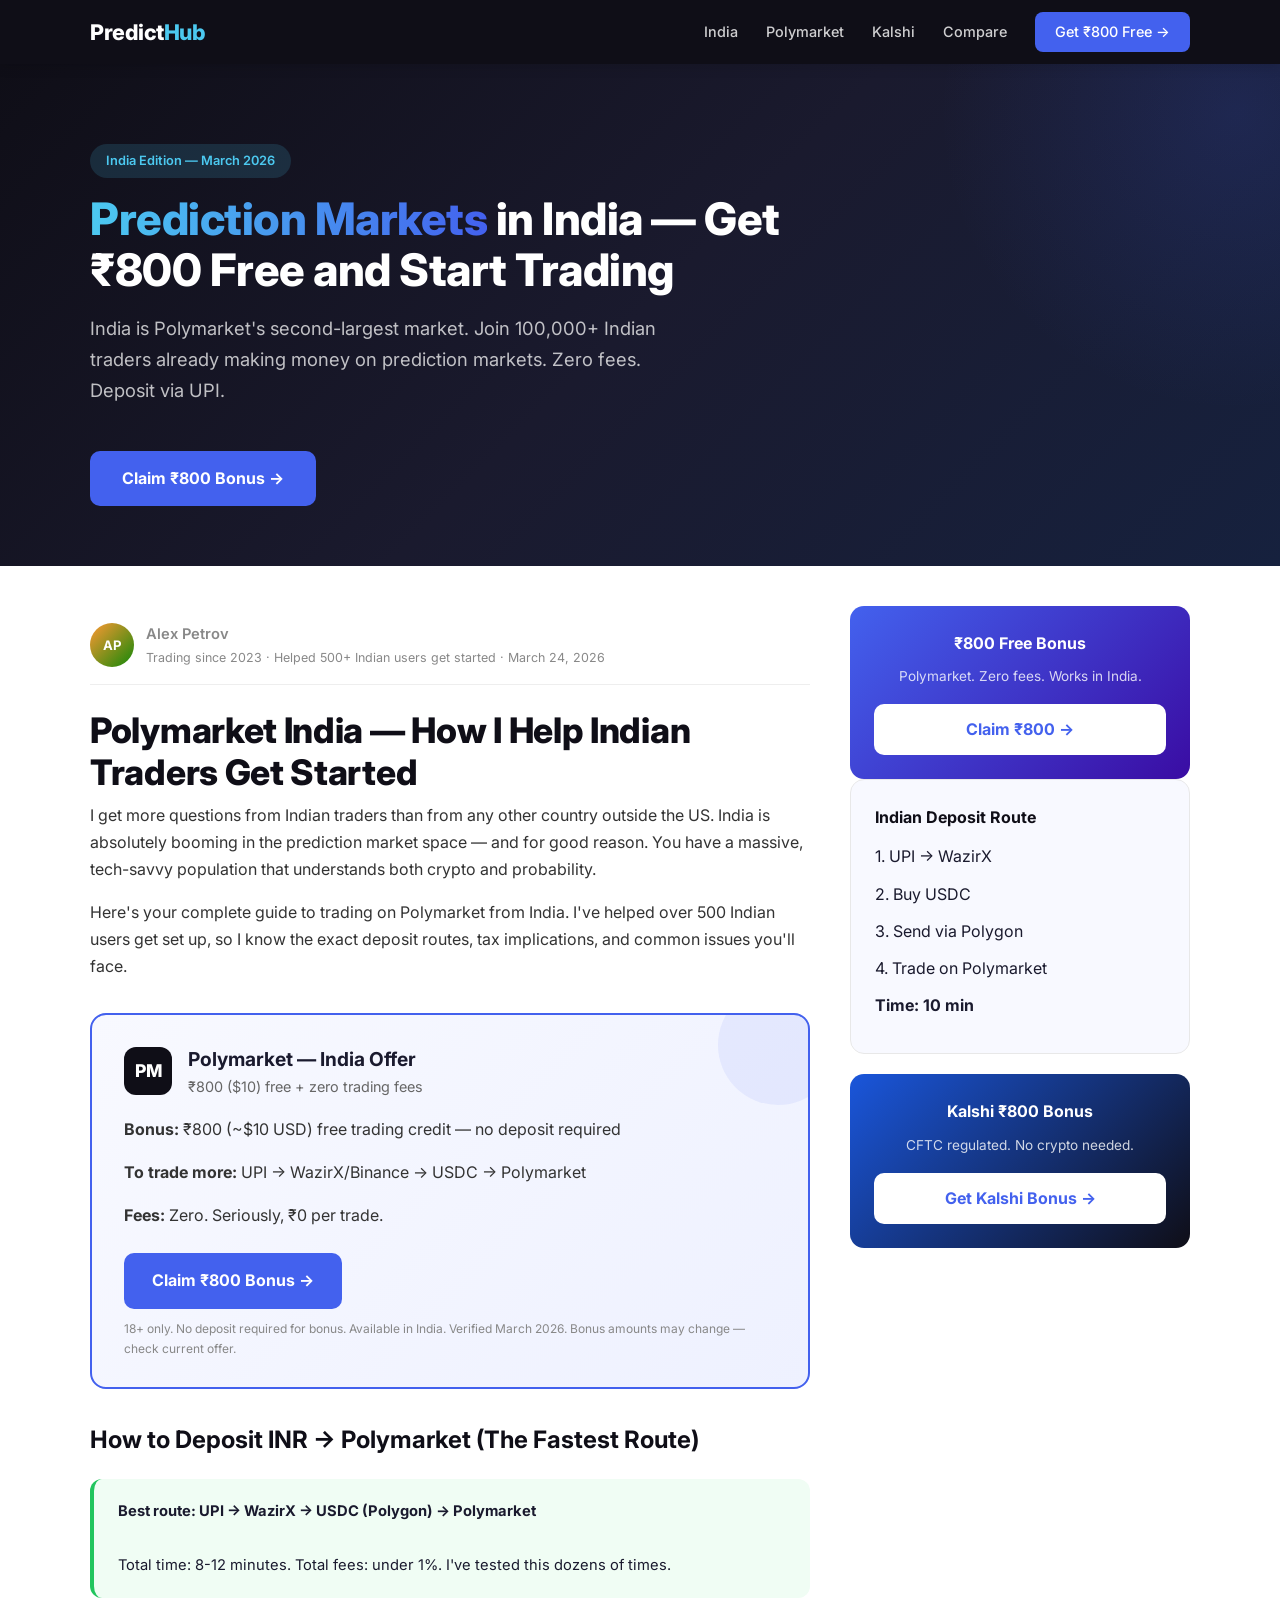
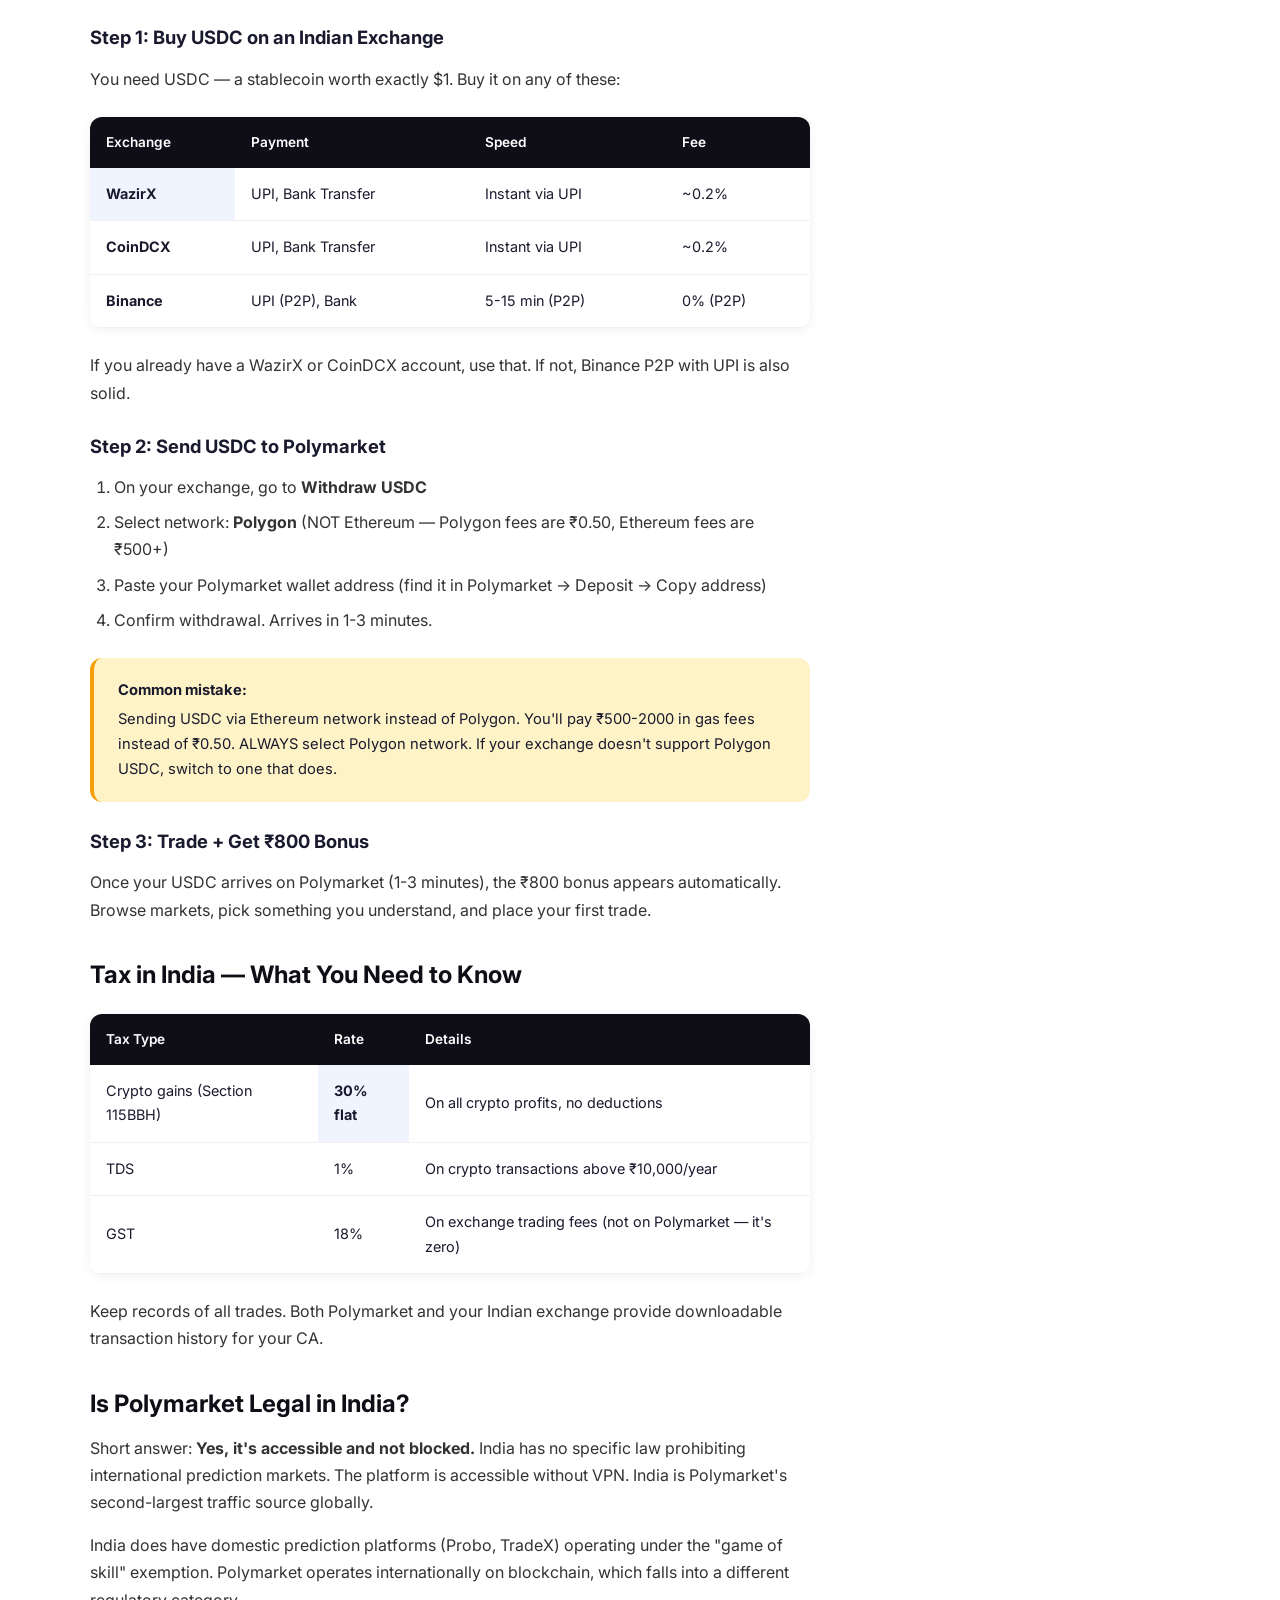
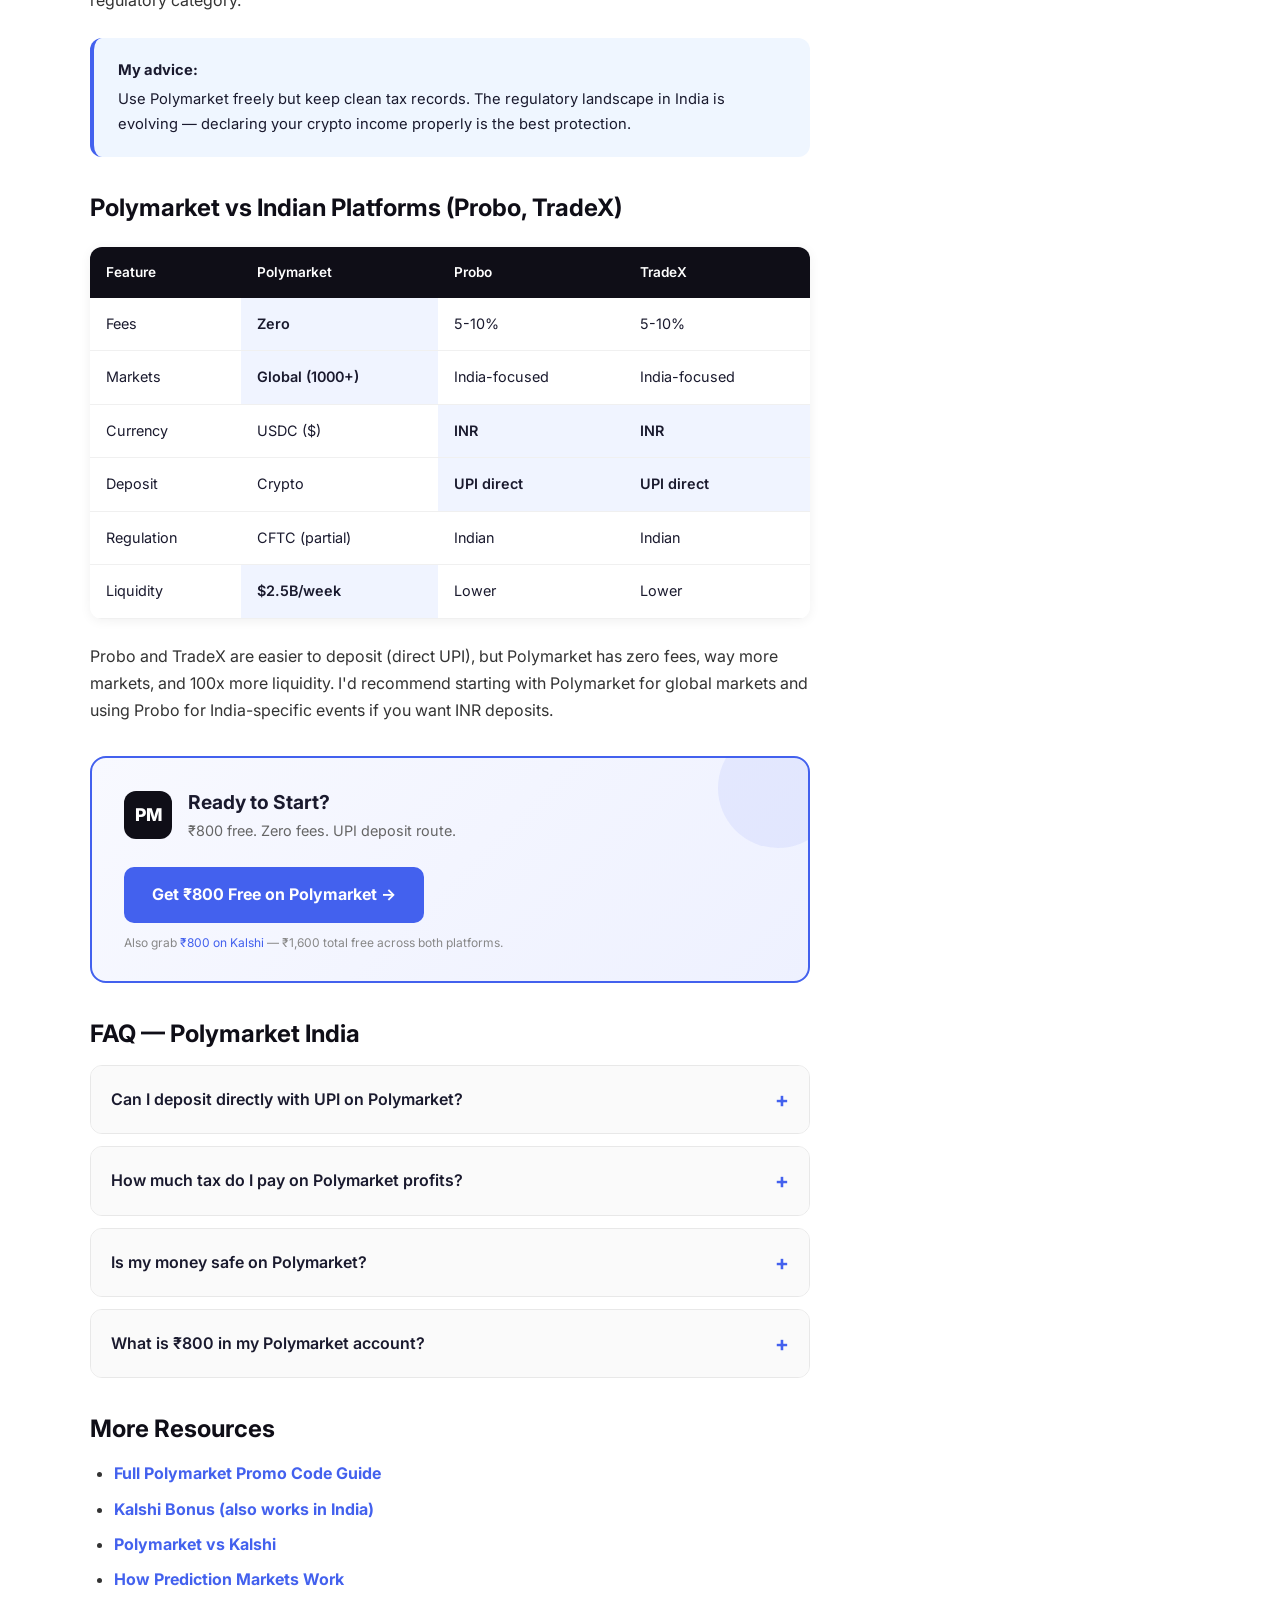
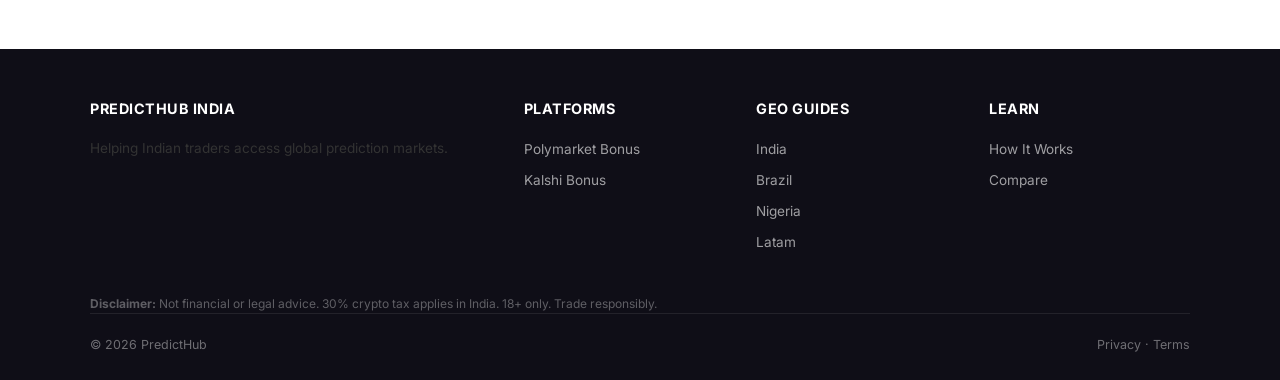
<file: site/in/index.html>
<!DOCTYPE html>
<html lang="en-IN">
<head>
  <meta charset="UTF-8">
  <meta name="viewport" content="width=device-width, initial-scale=1.0">
  <title>Polymarket India 2026 — Get ₹800 Free Bonus | Best Prediction Market for Indians</title>
  <meta name="description" content="Start trading on Polymarket from India. Get ₹800 ($10) free bonus. Deposit via UPI, WazirX, or Binance. Zero trading fees. Step-by-step guide for Indian traders.">
  <meta name="keywords" content="polymarket india, prediction markets india, polymarket bonus india, polymarket UPI deposit, kalshi india, event trading india 2026">
  <link rel="canonical" href="https://yoursite.com/in/">
  <link rel="alternate" hreflang="en" href="https://yoursite.com/">
  <link rel="alternate" hreflang="en-IN" href="https://yoursite.com/in/">
  <link rel="alternate" hreflang="pt-BR" href="https://yoursite.com/br/">
  <link rel="alternate" hreflang="en-NG" href="https://yoursite.com/ng/">
  <link rel="alternate" hreflang="es" href="https://yoursite.com/es/">
  <link rel="preconnect" href="https://fonts.googleapis.com">
  <link href="https://fonts.googleapis.com/css2?family=Inter:wght@400;500;600;700;800&display=swap" rel="stylesheet">
  <link rel="stylesheet" href="../css/style.css">
  <script type="application/ld+json">
  {
    "@context": "https://schema.org",
    "@type": "Article",
    "headline": "Polymarket India 2026 — Complete Trading Guide for Indian Users",
    "dateModified": "2026-03-24",
    "inLanguage": "en-IN",
    "author": {"@type": "Person", "name": "Alex Petrov", "jobTitle": "Prediction Market Analyst"},
    "publisher": {"@type": "Organization", "name": "PredictHub"}
  }
  </script>
  <script type="application/ld+json">
  {
    "@context": "https://schema.org",
    "@type": "FAQPage",
    "mainEntity": [
      {"@type": "Question", "name": "Is Polymarket legal in India?", "acceptedAnswer": {"@type": "Answer", "text": "Polymarket is accessible in India and not blocked. India is Polymarket's second-largest market by traffic. There is no specific Indian law prohibiting international prediction markets."}},
      {"@type": "Question", "name": "How to deposit INR on Polymarket?", "acceptedAnswer": {"@type": "Answer", "text": "Buy USDC on WazirX, CoinDCX or Binance using UPI or bank transfer, then send USDC to your Polymarket wallet via Polygon network. Total time: under 10 minutes."}},
      {"@type": "Question", "name": "What is the Polymarket bonus for Indian users?", "acceptedAnswer": {"@type": "Answer", "text": "Indian users get ₹800 ($10) free trading credit when signing up through a referral link and depositing at least ₹1,600 ($20)."}}
    ]
  }
  </script>
</head>
<body>

<header class="site-header">
  <div class="container header-inner">
    <a href="/" class="logo">Predict<span>Hub</span></a>
    <nav class="nav-links">
      <a href="/in/">India</a>
      <a href="/polymarket/">Polymarket</a>
      <a href="/kalshi/">Kalshi</a>
      <a href="/compare/polymarket-vs-kalshi.html">Compare</a>
      <a href="/in/" class="nav-cta">Get ₹800 Free &rarr;</a>
    </nav>
    <button class="mobile-toggle" aria-label="Menu">&#9776;</button>
  </div>
</header>

<section class="hero">
  <div class="container">
    <div class="hero-badge">India Edition — March 2026</div>
    <h1><span>Prediction Markets</span> in India — Get ₹800 Free and Start Trading</h1>
    <p>India is Polymarket's second-largest market. Join 100,000+ Indian traders already making money on prediction markets. Zero fees. Deposit via UPI.</p>
    <a href="/polymarket/promo-code.html" class="hero-cta">Claim ₹800 Bonus &rarr;</a>
  </div>
</section>

<div class="container">
  <div class="content-wrap">
    <main class="main-content">

      <div class="article-meta" style="padding:16px 0;border-bottom:1px solid #eee;margin-bottom:24px">
        <div style="display:flex;align-items:center;gap:12px">
          <div style="width:44px;height:44px;background:linear-gradient(135deg,#ff9933,#138808);border-radius:50%;display:flex;align-items:center;justify-content:center;color:#fff;font-weight:700">AP</div>
          <div>
            <div style="font-weight:600;font-size:.92rem">Alex Petrov</div>
            <div style="font-size:.78rem;color:#888">Trading since 2023 &middot; Helped 500+ Indian users get started &middot; March 24, 2026</div>
          </div>
        </div>
      </div>

      <h1 class="page-title">Polymarket India — How I Help Indian Traders Get Started</h1>

      <p>I get more questions from Indian traders than from any other country outside the US. India is absolutely booming in the prediction market space — and for good reason. You have a massive, tech-savvy population that understands both crypto and probability.</p>

      <p>Here's your complete guide to trading on Polymarket from India. I've helped over 500 Indian users get set up, so I know the exact deposit routes, tax implications, and common issues you'll face.</p>

      <!-- PROMO BOX -->
      <div class="promo-box">
        <div class="promo-box-header">
          <div class="promo-box-logo">PM</div>
          <div>
            <div class="promo-box-title">Polymarket — India Offer</div>
            <div class="promo-box-subtitle">₹800 ($10) free + zero trading fees</div>
          </div>
        </div>
        <p><strong>Bonus:</strong> ₹800 (~$10 USD) free trading credit — no deposit required</p>
        <p><strong>To trade more:</strong> UPI → WazirX/Binance → USDC → Polymarket</p>
        <p><strong>Fees:</strong> Zero. Seriously, ₹0 per trade.</p>
        <a href="#YOUR_POLYMARKET_REFERRAL_LINK" class="promo-cta" rel="nofollow sponsored">Claim ₹800 Bonus &rarr;</a>
        <div class="promo-terms">18+ only. No deposit required for bonus. Available in India. Verified March 2026. Bonus amounts may change — check current offer.</div>
      </div>

      <h2>How to Deposit INR → Polymarket (The Fastest Route)</h2>

      <div class="info-box tip">
        <strong>Best route: UPI → WazirX → USDC (Polygon) → Polymarket</strong><br>
        Total time: 8-12 minutes. Total fees: under 1%. I've tested this dozens of times.
      </div>

      <h3>Step 1: Buy USDC on an Indian Exchange</h3>
      <p>You need USDC — a stablecoin worth exactly $1. Buy it on any of these:</p>
      <table class="comparison-table">
        <thead><tr><th>Exchange</th><th>Payment</th><th>Speed</th><th>Fee</th></tr></thead>
        <tbody>
          <tr><td class="highlight"><strong>WazirX</strong></td><td>UPI, Bank Transfer</td><td>Instant via UPI</td><td>~0.2%</td></tr>
          <tr><td><strong>CoinDCX</strong></td><td>UPI, Bank Transfer</td><td>Instant via UPI</td><td>~0.2%</td></tr>
          <tr><td><strong>Binance</strong></td><td>UPI (P2P), Bank</td><td>5-15 min (P2P)</td><td>0% (P2P)</td></tr>
        </tbody>
      </table>
      <p>If you already have a WazirX or CoinDCX account, use that. If not, Binance P2P with UPI is also solid.</p>

      <h3>Step 2: Send USDC to Polymarket</h3>
      <ol class="content-list">
        <li>On your exchange, go to <strong>Withdraw USDC</strong></li>
        <li>Select network: <strong>Polygon</strong> (NOT Ethereum — Polygon fees are ₹0.50, Ethereum fees are ₹500+)</li>
        <li>Paste your Polymarket wallet address (find it in Polymarket → Deposit → Copy address)</li>
        <li>Confirm withdrawal. Arrives in 1-3 minutes.</li>
      </ol>

      <div class="info-box warning">
        <strong>Common mistake:</strong> Sending USDC via Ethereum network instead of Polygon. You'll pay ₹500-2000 in gas fees instead of ₹0.50. ALWAYS select Polygon network. If your exchange doesn't support Polygon USDC, switch to one that does.
      </div>

      <h3>Step 3: Trade + Get ₹800 Bonus</h3>
      <p>Once your USDC arrives on Polymarket (1-3 minutes), the ₹800 bonus appears automatically. Browse markets, pick something you understand, and place your first trade.</p>

      <h2>Tax in India — What You Need to Know</h2>
      <table class="comparison-table">
        <thead><tr><th>Tax Type</th><th>Rate</th><th>Details</th></tr></thead>
        <tbody>
          <tr><td>Crypto gains (Section 115BBH)</td><td class="highlight"><strong>30% flat</strong></td><td>On all crypto profits, no deductions</td></tr>
          <tr><td>TDS</td><td>1%</td><td>On crypto transactions above ₹10,000/year</td></tr>
          <tr><td>GST</td><td>18%</td><td>On exchange trading fees (not on Polymarket — it's zero)</td></tr>
        </tbody>
      </table>
      <p>Keep records of all trades. Both Polymarket and your Indian exchange provide downloadable transaction history for your CA.</p>

      <h2>Is Polymarket Legal in India?</h2>
      <p>Short answer: <strong>Yes, it's accessible and not blocked.</strong> India has no specific law prohibiting international prediction markets. The platform is accessible without VPN. India is Polymarket's second-largest traffic source globally.</p>
      <p>India does have domestic prediction platforms (Probo, TradeX) operating under the "game of skill" exemption. Polymarket operates internationally on blockchain, which falls into a different regulatory category.</p>

      <div class="info-box info">
        <strong>My advice:</strong> Use Polymarket freely but keep clean tax records. The regulatory landscape in India is evolving — declaring your crypto income properly is the best protection.
      </div>

      <h2>Polymarket vs Indian Platforms (Probo, TradeX)</h2>
      <table class="comparison-table">
        <thead><tr><th>Feature</th><th>Polymarket</th><th>Probo</th><th>TradeX</th></tr></thead>
        <tbody>
          <tr><td>Fees</td><td class="highlight">Zero</td><td>5-10%</td><td>5-10%</td></tr>
          <tr><td>Markets</td><td class="highlight">Global (1000+)</td><td>India-focused</td><td>India-focused</td></tr>
          <tr><td>Currency</td><td>USDC ($)</td><td class="highlight">INR</td><td class="highlight">INR</td></tr>
          <tr><td>Deposit</td><td>Crypto</td><td class="highlight">UPI direct</td><td class="highlight">UPI direct</td></tr>
          <tr><td>Regulation</td><td>CFTC (partial)</td><td>Indian</td><td>Indian</td></tr>
          <tr><td>Liquidity</td><td class="highlight">$2.5B/week</td><td>Lower</td><td>Lower</td></tr>
        </tbody>
      </table>
      <p>Probo and TradeX are easier to deposit (direct UPI), but Polymarket has zero fees, way more markets, and 100x more liquidity. I'd recommend starting with Polymarket for global markets and using Probo for India-specific events if you want INR deposits.</p>

      <!-- BOTTOM CTA -->
      <div class="promo-box">
        <div class="promo-box-header">
          <div class="promo-box-logo">PM</div>
          <div>
            <div class="promo-box-title">Ready to Start?</div>
            <div class="promo-box-subtitle">₹800 free. Zero fees. UPI deposit route.</div>
          </div>
        </div>
        <a href="#YOUR_POLYMARKET_REFERRAL_LINK" class="promo-cta" rel="nofollow sponsored">Get ₹800 Free on Polymarket &rarr;</a>
        <div class="promo-terms">Also grab <a href="/kalshi/promo-code.html">₹800 on Kalshi</a> — ₹1,600 total free across both platforms.</div>
      </div>

      <!-- FAQ -->
      <h2>FAQ — Polymarket India</h2>
      <div class="faq-item">
        <div class="faq-q">Can I deposit directly with UPI on Polymarket?</div>
        <div class="faq-a"><p>Not directly. You need to buy USDC first on an Indian exchange (WazirX, CoinDCX, Binance) using UPI, then transfer USDC to Polymarket via Polygon. Takes 8-12 minutes total.</p></div>
      </div>
      <div class="faq-item">
        <div class="faq-q">How much tax do I pay on Polymarket profits?</div>
        <div class="faq-a"><p>30% flat tax on crypto gains under Section 115BBH. Plus 1% TDS on transactions above ₹10,000. No deductions allowed. Consult your CA for your specific situation.</p></div>
      </div>
      <div class="faq-item">
        <div class="faq-q">Is my money safe on Polymarket?</div>
        <div class="faq-a"><p>Polymarket runs on Polygon blockchain — your funds are in a smart contract, not held by a company. All trades are verifiable on-chain. The platform processes $2.5B+ weekly. That said, prediction markets carry trading risk — you can lose money on bad predictions.</p></div>
      </div>
      <div class="faq-item">
        <div class="faq-q">What is ₹800 in my Polymarket account?</div>
        <div class="faq-a"><p>₹800 ≈ $10 USDC. It's free trading credit you can use on any market. Profits are withdrawable. The bonus itself stays as trading credit.</p></div>
      </div>

      <h2>More Resources</h2>
      <ul class="content-list">
        <li><a href="/polymarket/promo-code.html"><strong>Full Polymarket Promo Code Guide</strong></a></li>
        <li><a href="/kalshi/promo-code.html"><strong>Kalshi Bonus (also works in India)</strong></a></li>
        <li><a href="/compare/polymarket-vs-kalshi.html"><strong>Polymarket vs Kalshi</strong></a></li>
        <li><a href="/guides/how-prediction-markets-work.html"><strong>How Prediction Markets Work</strong></a></li>
      </ul>

    </main>

    <aside class="sidebar">
      <div class="sidebar-cta">
        <h4>₹800 Free Bonus</h4>
        <p>Polymarket. Zero fees. Works in India.</p>
        <a href="#YOUR_POLYMARKET_REFERRAL_LINK" rel="nofollow sponsored">Claim ₹800 &rarr;</a>
      </div>
      <div class="sidebar-box">
        <h4>Indian Deposit Route</h4>
        <ul>
          <li>1. UPI → WazirX</li>
          <li>2. Buy USDC</li>
          <li>3. Send via Polygon</li>
          <li>4. Trade on Polymarket</li>
          <li><strong>Time: 10 min</strong></li>
        </ul>
      </div>
      <div class="sidebar-cta" style="background:linear-gradient(135deg,#1a56db,#0f0e17)">
        <h4>Kalshi ₹800 Bonus</h4>
        <p>CFTC regulated. No crypto needed.</p>
        <a href="/kalshi/promo-code.html">Get Kalshi Bonus &rarr;</a>
      </div>
    </aside>
  </div>
</div>

<footer class="site-footer">
  <div class="container">
    <div class="footer-grid">
      <div class="footer-col"><h5>PredictHub India</h5><p>Helping Indian traders access global prediction markets.</p></div>
      <div class="footer-col"><h5>Platforms</h5><a href="/polymarket/promo-code.html">Polymarket Bonus</a><a href="/kalshi/promo-code.html">Kalshi Bonus</a></div>
      <div class="footer-col"><h5>GEO Guides</h5><a href="/in/">India</a><a href="/br/">Brazil</a><a href="/ng/">Nigeria</a><a href="/es/">Latam</a></div>
      <div class="footer-col"><h5>Learn</h5><a href="/guides/how-prediction-markets-work.html">How It Works</a><a href="/compare/polymarket-vs-kalshi.html">Compare</a></div>
    </div>
    <div class="footer-disclaimer"><strong>Disclaimer:</strong> Not financial or legal advice. 30% crypto tax applies in India. 18+ only. Trade responsibly.</div>
    <div class="footer-bottom"><span>&copy; 2026 PredictHub</span><span><a href="/privacy.html" style="color:#ffffff66">Privacy</a> &middot; <a href="/terms.html" style="color:#ffffff66">Terms</a></span></div>
  </div>
</footer>
<script src="../js/main.js"></script>
</body>
</html>
</file>
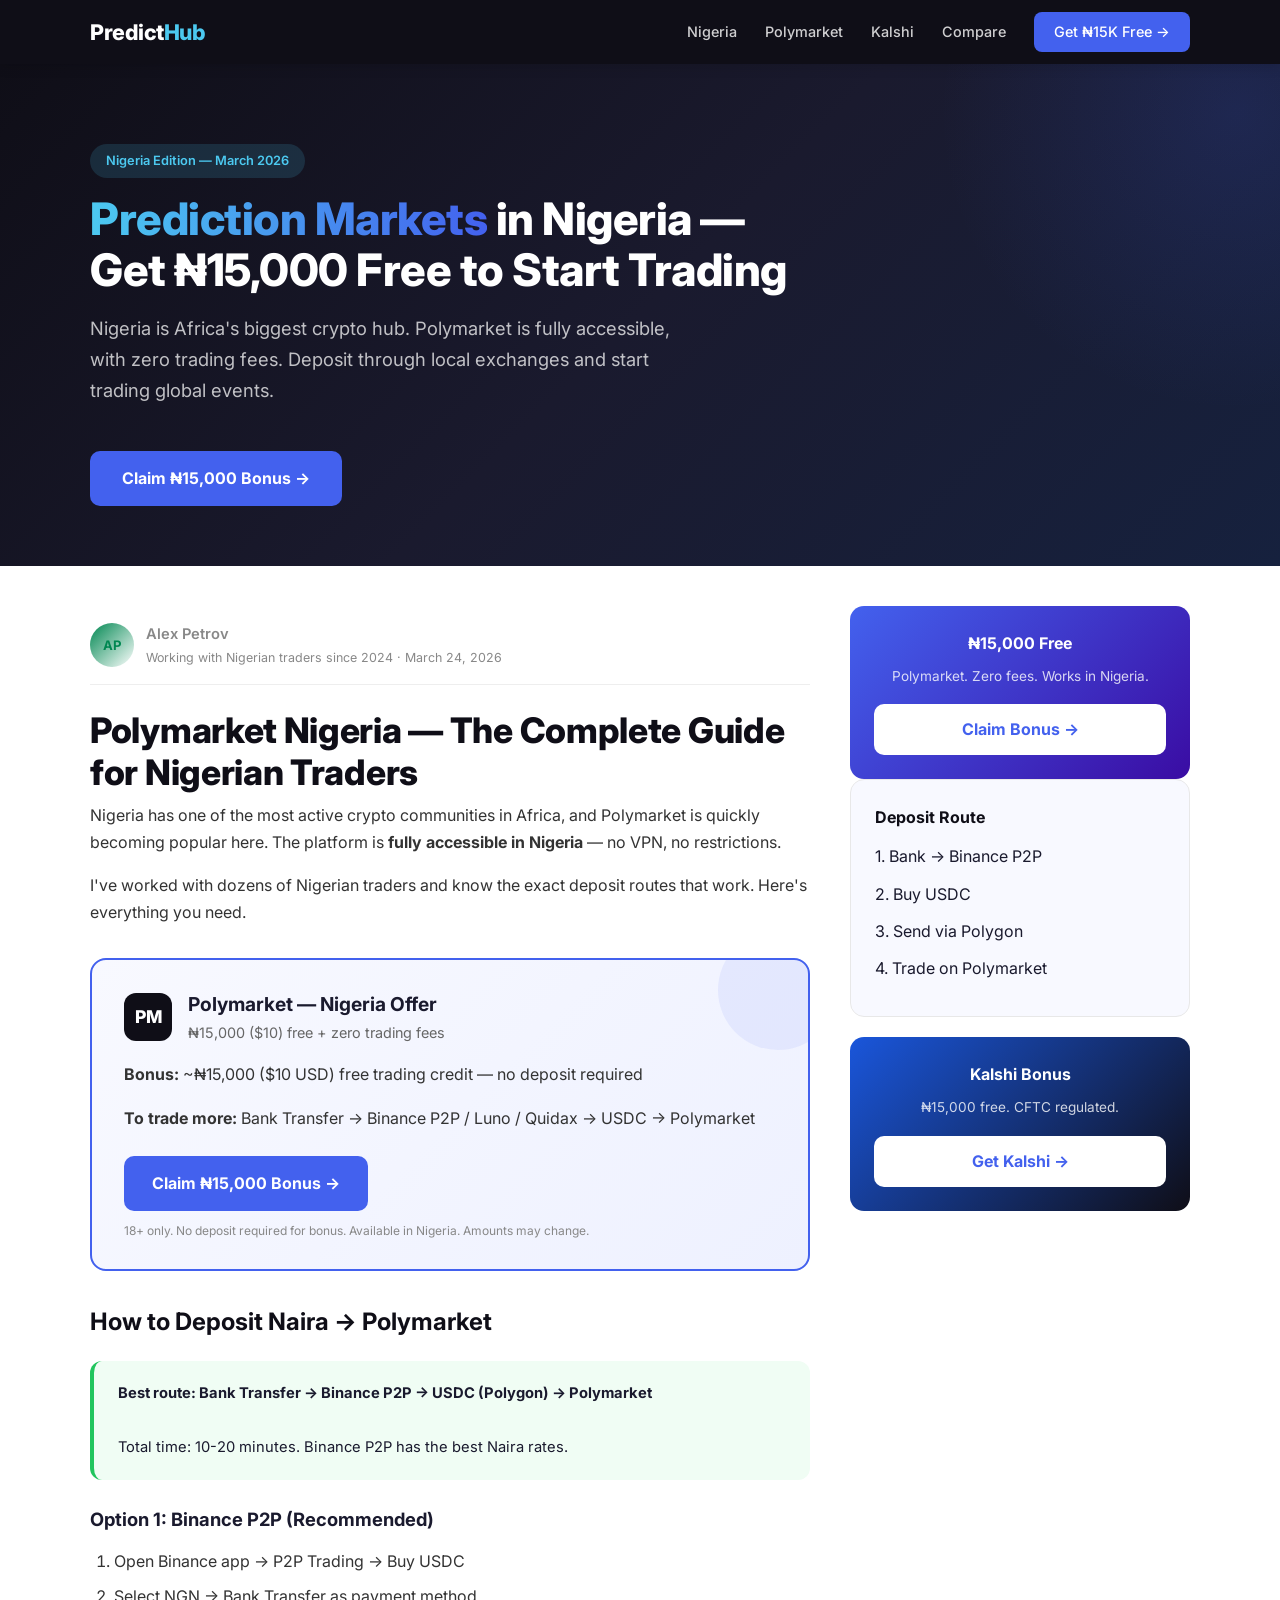
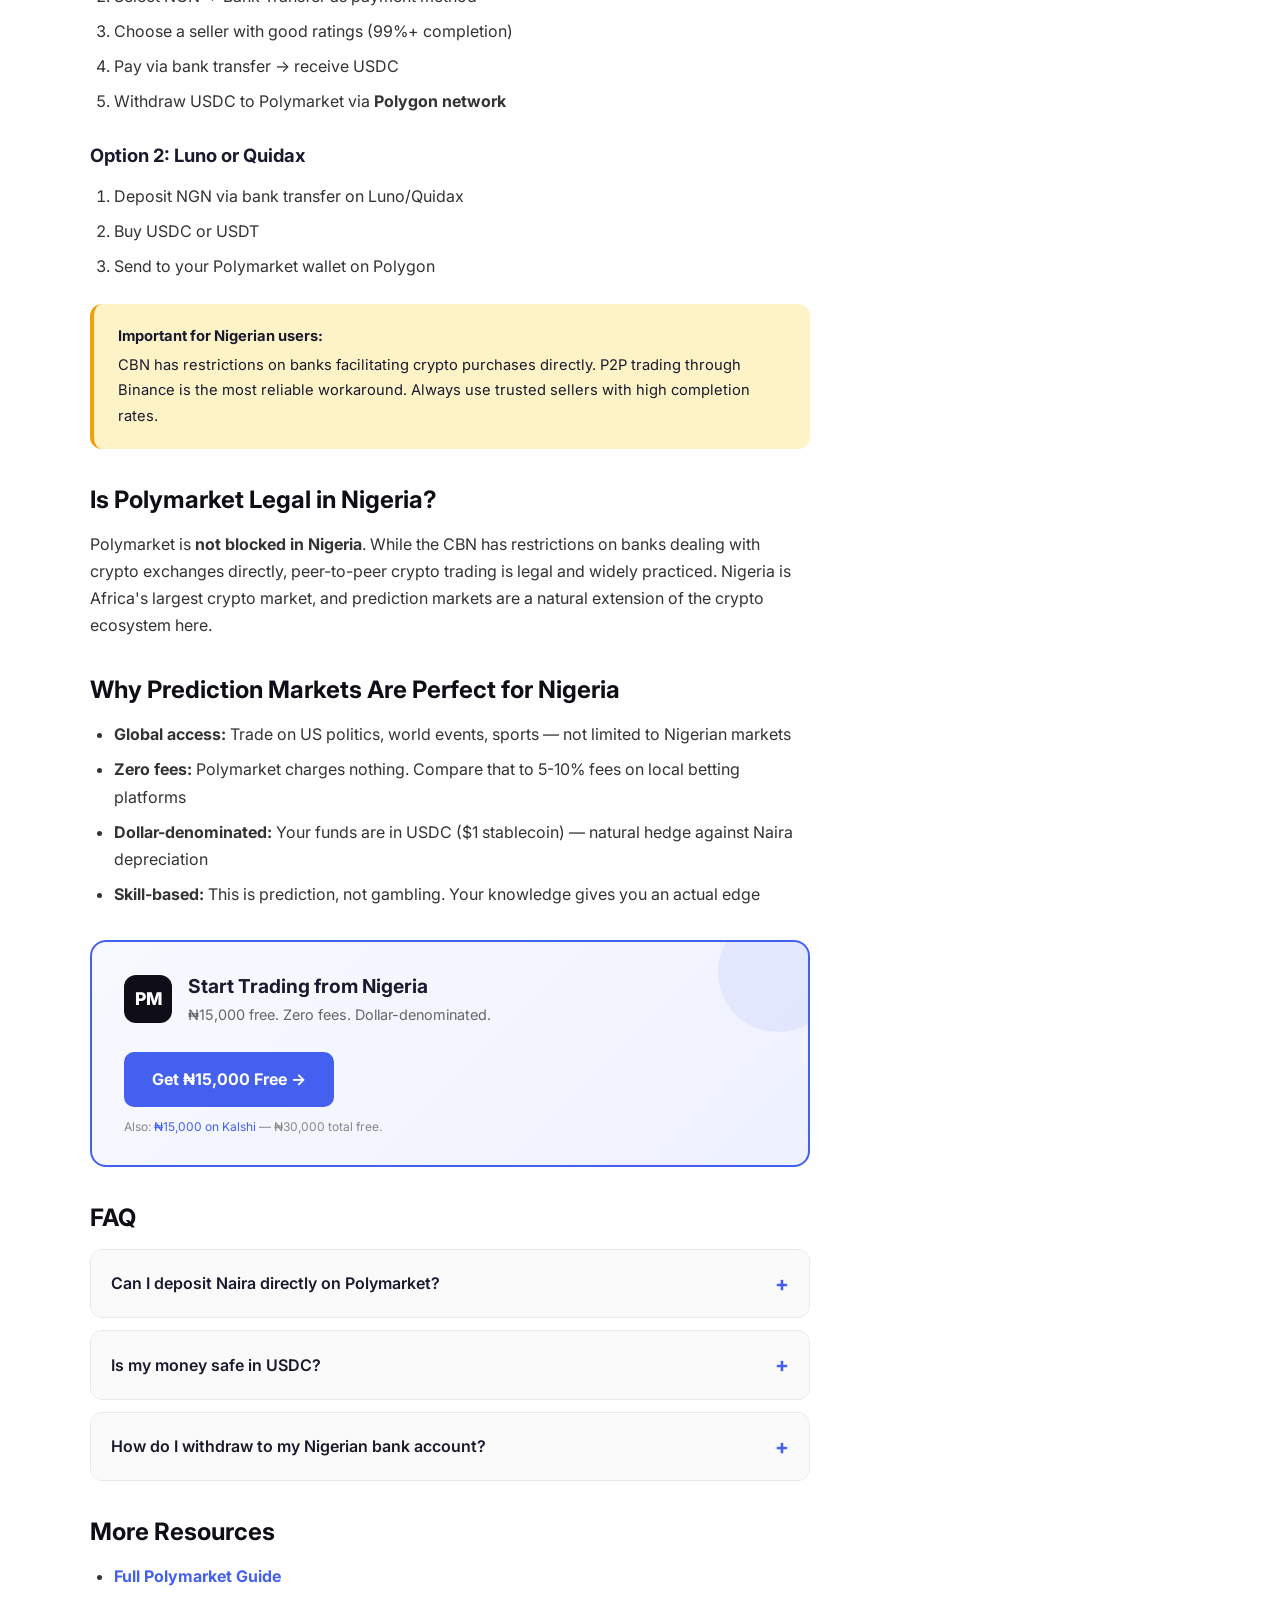
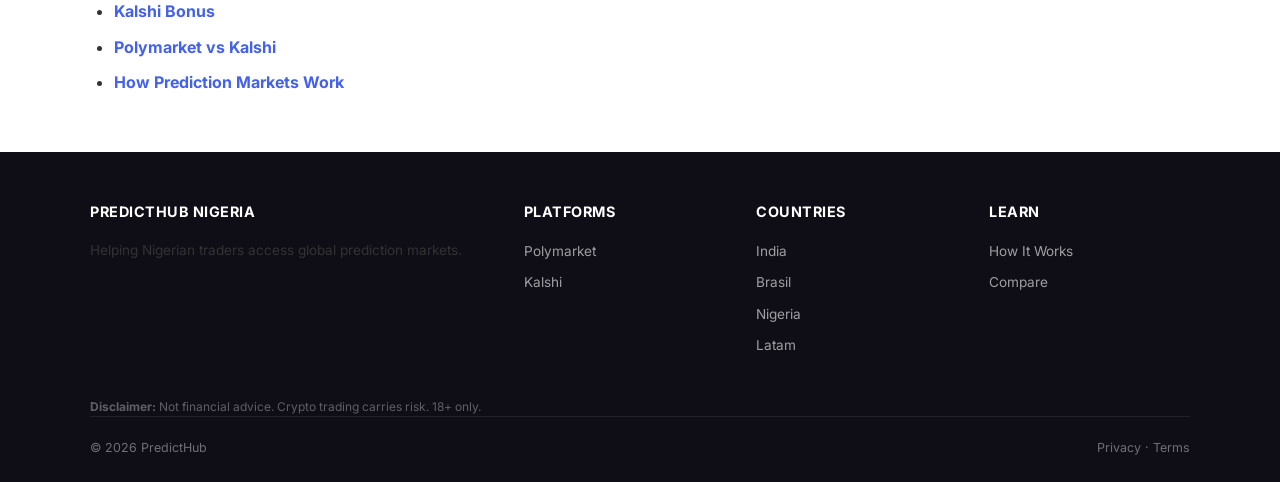
<file: site/ng/index.html>
<!DOCTYPE html>
<html lang="en-NG">
<head>
  <meta charset="UTF-8">
  <meta name="viewport" content="width=device-width, initial-scale=1.0">
  <title>Polymarket Nigeria 2026 — Get ₦15,000 Free Bonus | Prediction Markets Guide</title>
  <meta name="description" content="Trade on Polymarket from Nigeria. Get ₦15,000 ($10) free bonus. Deposit via local crypto exchanges. Zero trading fees. Complete guide for Nigerian traders.">
  <meta name="keywords" content="polymarket nigeria, prediction markets nigeria, polymarket naira deposit, event trading nigeria 2026, kalshi nigeria">
  <link rel="canonical" href="https://yoursite.com/ng/">
  <link rel="alternate" hreflang="en" href="https://yoursite.com/">
  <link rel="alternate" hreflang="en-IN" href="https://yoursite.com/in/">
  <link rel="alternate" hreflang="pt-BR" href="https://yoursite.com/br/">
  <link rel="alternate" hreflang="en-NG" href="https://yoursite.com/ng/">
  <link rel="alternate" hreflang="es" href="https://yoursite.com/es/">
  <link rel="preconnect" href="https://fonts.googleapis.com">
  <link href="https://fonts.googleapis.com/css2?family=Inter:wght@400;500;600;700;800&display=swap" rel="stylesheet">
  <link rel="stylesheet" href="../css/style.css">
</head>
<body>

<header class="site-header">
  <div class="container header-inner">
    <a href="/" class="logo">Predict<span>Hub</span></a>
    <nav class="nav-links">
      <a href="/ng/">Nigeria</a>
      <a href="/polymarket/">Polymarket</a>
      <a href="/kalshi/">Kalshi</a>
      <a href="/compare/polymarket-vs-kalshi.html">Compare</a>
      <a href="/ng/" class="nav-cta">Get ₦15K Free &rarr;</a>
    </nav>
    <button class="mobile-toggle" aria-label="Menu">&#9776;</button>
  </div>
</header>

<section class="hero">
  <div class="container">
    <div class="hero-badge">Nigeria Edition — March 2026</div>
    <h1><span>Prediction Markets</span> in Nigeria — Get ₦15,000 Free to Start Trading</h1>
    <p>Nigeria is Africa's biggest crypto hub. Polymarket is fully accessible, with zero trading fees. Deposit through local exchanges and start trading global events.</p>
    <a href="/polymarket/promo-code.html" class="hero-cta">Claim ₦15,000 Bonus &rarr;</a>
  </div>
</section>

<div class="container">
  <div class="content-wrap">
    <main class="main-content">

      <div class="article-meta" style="padding:16px 0;border-bottom:1px solid #eee;margin-bottom:24px">
        <div style="display:flex;align-items:center;gap:12px">
          <div style="width:44px;height:44px;background:linear-gradient(135deg,#008751,#fff);border-radius:50%;display:flex;align-items:center;justify-content:center;color:#008751;font-weight:700">AP</div>
          <div>
            <div style="font-weight:600;font-size:.92rem">Alex Petrov</div>
            <div style="font-size:.78rem;color:#888">Working with Nigerian traders since 2024 &middot; March 24, 2026</div>
          </div>
        </div>
      </div>

      <h1 class="page-title">Polymarket Nigeria — The Complete Guide for Nigerian Traders</h1>

      <p>Nigeria has one of the most active crypto communities in Africa, and Polymarket is quickly becoming popular here. The platform is <strong>fully accessible in Nigeria</strong> — no VPN, no restrictions.</p>

      <p>I've worked with dozens of Nigerian traders and know the exact deposit routes that work. Here's everything you need.</p>

      <div class="promo-box">
        <div class="promo-box-header">
          <div class="promo-box-logo">PM</div>
          <div>
            <div class="promo-box-title">Polymarket — Nigeria Offer</div>
            <div class="promo-box-subtitle">₦15,000 ($10) free + zero trading fees</div>
          </div>
        </div>
        <p><strong>Bonus:</strong> ~₦15,000 ($10 USD) free trading credit — no deposit required</p>
        <p><strong>To trade more:</strong> Bank Transfer → Binance P2P / Luno / Quidax → USDC → Polymarket</p>
        <a href="#YOUR_POLYMARKET_REFERRAL_LINK" class="promo-cta" rel="nofollow sponsored">Claim ₦15,000 Bonus &rarr;</a>
        <div class="promo-terms">18+ only. No deposit required for bonus. Available in Nigeria. Amounts may change.</div>
      </div>

      <h2>How to Deposit Naira → Polymarket</h2>

      <div class="info-box tip">
        <strong>Best route: Bank Transfer → Binance P2P → USDC (Polygon) → Polymarket</strong><br>
        Total time: 10-20 minutes. Binance P2P has the best Naira rates.
      </div>

      <h3>Option 1: Binance P2P (Recommended)</h3>
      <ol class="content-list">
        <li>Open Binance app → P2P Trading → Buy USDC</li>
        <li>Select NGN → Bank Transfer as payment method</li>
        <li>Choose a seller with good ratings (99%+ completion)</li>
        <li>Pay via bank transfer → receive USDC</li>
        <li>Withdraw USDC to Polymarket via <strong>Polygon network</strong></li>
      </ol>

      <h3>Option 2: Luno or Quidax</h3>
      <ol class="content-list">
        <li>Deposit NGN via bank transfer on Luno/Quidax</li>
        <li>Buy USDC or USDT</li>
        <li>Send to your Polymarket wallet on Polygon</li>
      </ol>

      <div class="info-box warning">
        <strong>Important for Nigerian users:</strong> CBN has restrictions on banks facilitating crypto purchases directly. P2P trading through Binance is the most reliable workaround. Always use trusted sellers with high completion rates.
      </div>

      <h2>Is Polymarket Legal in Nigeria?</h2>
      <p>Polymarket is <strong>not blocked in Nigeria</strong>. While the CBN has restrictions on banks dealing with crypto exchanges directly, peer-to-peer crypto trading is legal and widely practiced. Nigeria is Africa's largest crypto market, and prediction markets are a natural extension of the crypto ecosystem here.</p>

      <h2>Why Prediction Markets Are Perfect for Nigeria</h2>
      <ul class="content-list">
        <li><strong>Global access:</strong> Trade on US politics, world events, sports — not limited to Nigerian markets</li>
        <li><strong>Zero fees:</strong> Polymarket charges nothing. Compare that to 5-10% fees on local betting platforms</li>
        <li><strong>Dollar-denominated:</strong> Your funds are in USDC ($1 stablecoin) — natural hedge against Naira depreciation</li>
        <li><strong>Skill-based:</strong> This is prediction, not gambling. Your knowledge gives you an actual edge</li>
      </ul>

      <div class="promo-box">
        <div class="promo-box-header">
          <div class="promo-box-logo">PM</div>
          <div>
            <div class="promo-box-title">Start Trading from Nigeria</div>
            <div class="promo-box-subtitle">₦15,000 free. Zero fees. Dollar-denominated.</div>
          </div>
        </div>
        <a href="#YOUR_POLYMARKET_REFERRAL_LINK" class="promo-cta" rel="nofollow sponsored">Get ₦15,000 Free &rarr;</a>
        <div class="promo-terms">Also: <a href="/kalshi/promo-code.html">₦15,000 on Kalshi</a> — ₦30,000 total free.</div>
      </div>

      <h2>FAQ</h2>
      <div class="faq-item">
        <div class="faq-q">Can I deposit Naira directly on Polymarket?</div>
        <div class="faq-a"><p>Not directly. Buy USDC through Binance P2P (bank transfer), Luno, or Quidax. Then transfer USDC to Polymarket via Polygon network. Takes 10-20 minutes.</p></div>
      </div>
      <div class="faq-item">
        <div class="faq-q">Is my money safe in USDC?</div>
        <div class="faq-a"><p>USDC is a stablecoin pegged 1:1 to the US dollar. It's backed by reserves at regulated US banks. Actually, keeping funds in USDC can protect you from Naira depreciation — it's effectively saving in dollars.</p></div>
      </div>
      <div class="faq-item">
        <div class="faq-q">How do I withdraw to my Nigerian bank account?</div>
        <div class="faq-a"><p>Withdraw USDC from Polymarket → send to Binance → sell USDC for NGN via P2P → receive bank transfer. Reverse of the deposit process.</p></div>
      </div>

      <h2>More Resources</h2>
      <ul class="content-list">
        <li><a href="/polymarket/promo-code.html"><strong>Full Polymarket Guide</strong></a></li>
        <li><a href="/kalshi/promo-code.html"><strong>Kalshi Bonus</strong></a></li>
        <li><a href="/compare/polymarket-vs-kalshi.html"><strong>Polymarket vs Kalshi</strong></a></li>
        <li><a href="/guides/how-prediction-markets-work.html"><strong>How Prediction Markets Work</strong></a></li>
      </ul>
    </main>

    <aside class="sidebar">
      <div class="sidebar-cta">
        <h4>₦15,000 Free</h4>
        <p>Polymarket. Zero fees. Works in Nigeria.</p>
        <a href="#YOUR_POLYMARKET_REFERRAL_LINK" rel="nofollow sponsored">Claim Bonus &rarr;</a>
      </div>
      <div class="sidebar-box">
        <h4>Deposit Route</h4>
        <ul>
          <li>1. Bank → Binance P2P</li>
          <li>2. Buy USDC</li>
          <li>3. Send via Polygon</li>
          <li>4. Trade on Polymarket</li>
        </ul>
      </div>
      <div class="sidebar-cta" style="background:linear-gradient(135deg,#1a56db,#0f0e17)">
        <h4>Kalshi Bonus</h4>
        <p>₦15,000 free. CFTC regulated.</p>
        <a href="/kalshi/promo-code.html">Get Kalshi &rarr;</a>
      </div>
    </aside>
  </div>
</div>

<footer class="site-footer">
  <div class="container">
    <div class="footer-grid">
      <div class="footer-col"><h5>PredictHub Nigeria</h5><p>Helping Nigerian traders access global prediction markets.</p></div>
      <div class="footer-col"><h5>Platforms</h5><a href="/polymarket/promo-code.html">Polymarket</a><a href="/kalshi/promo-code.html">Kalshi</a></div>
      <div class="footer-col"><h5>Countries</h5><a href="/in/">India</a><a href="/br/">Brasil</a><a href="/ng/">Nigeria</a><a href="/es/">Latam</a></div>
      <div class="footer-col"><h5>Learn</h5><a href="/guides/how-prediction-markets-work.html">How It Works</a><a href="/compare/polymarket-vs-kalshi.html">Compare</a></div>
    </div>
    <div class="footer-disclaimer"><strong>Disclaimer:</strong> Not financial advice. Crypto trading carries risk. 18+ only.</div>
    <div class="footer-bottom"><span>&copy; 2026 PredictHub</span><span><a href="/privacy.html" style="color:#ffffff66">Privacy</a> &middot; <a href="/terms.html" style="color:#ffffff66">Terms</a></span></div>
  </div>
</footer>
<script src="../js/main.js"></script>
</body>
</html>
</file>
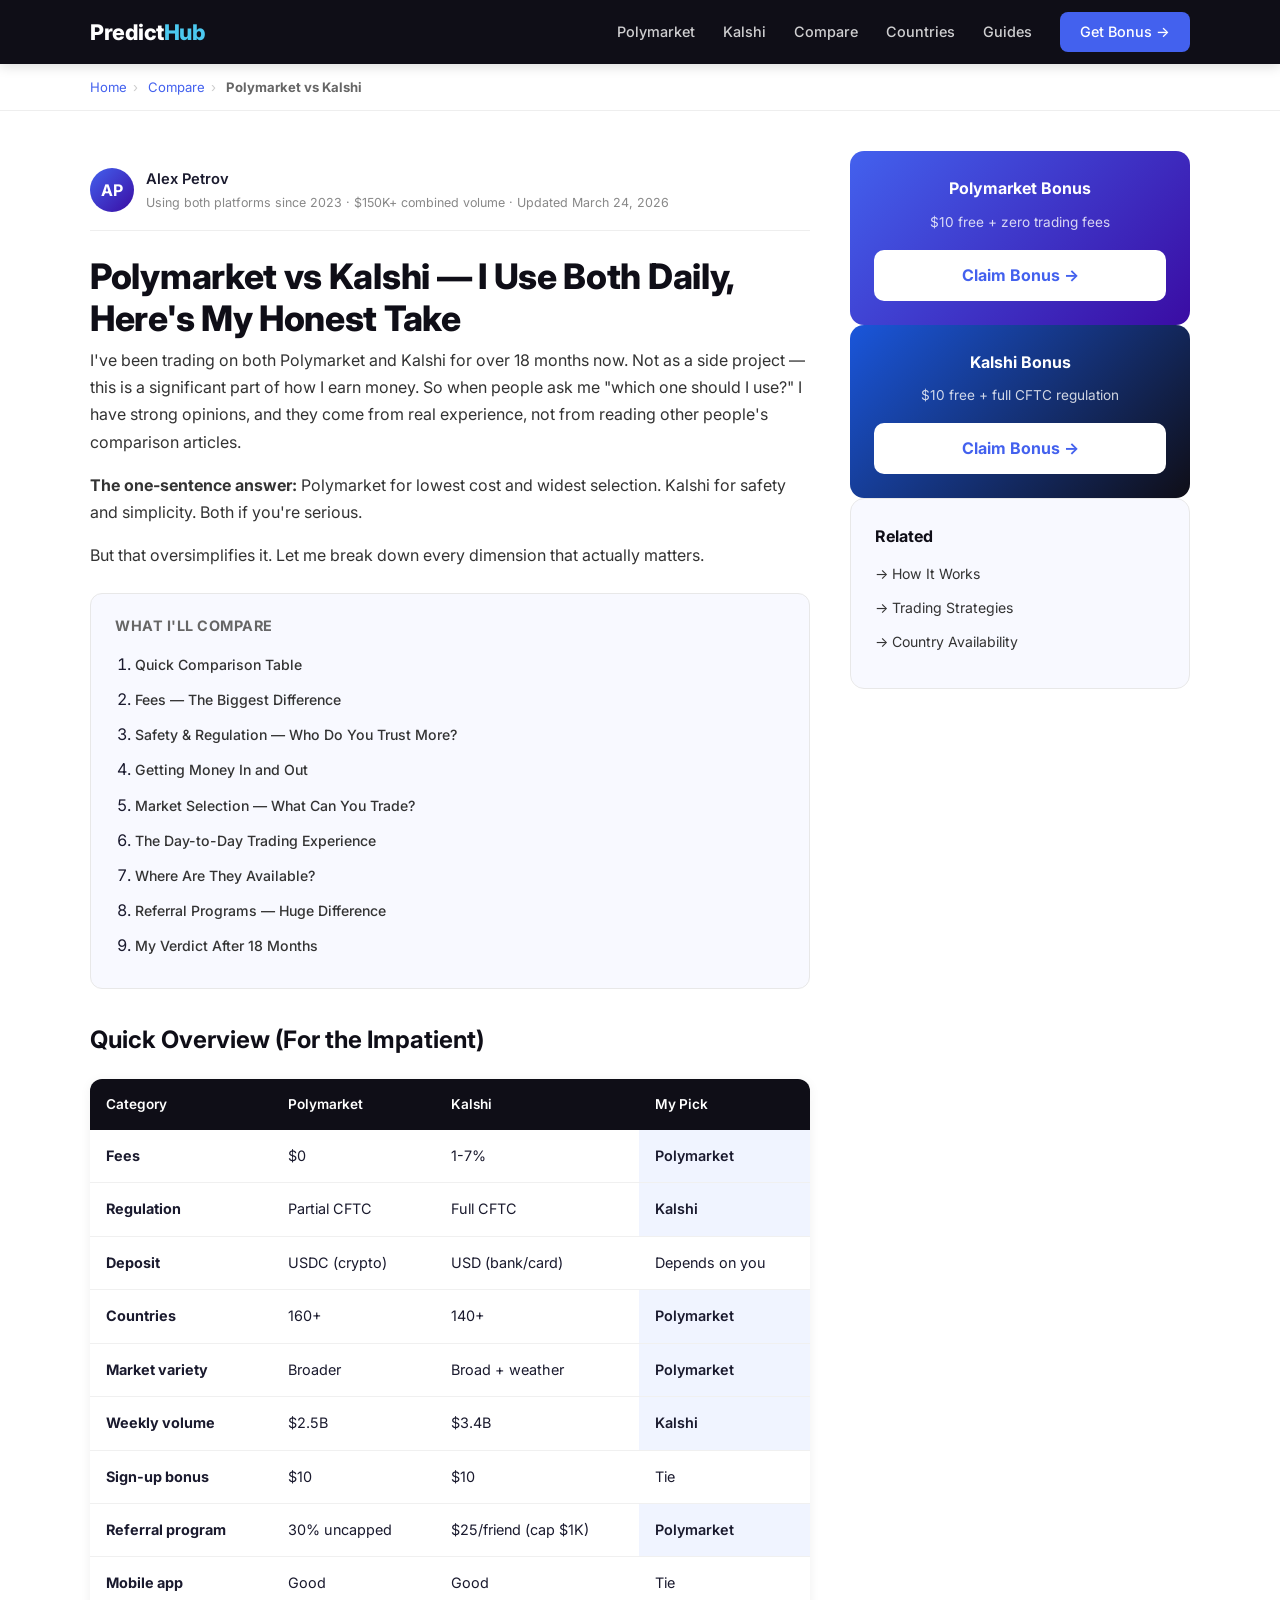
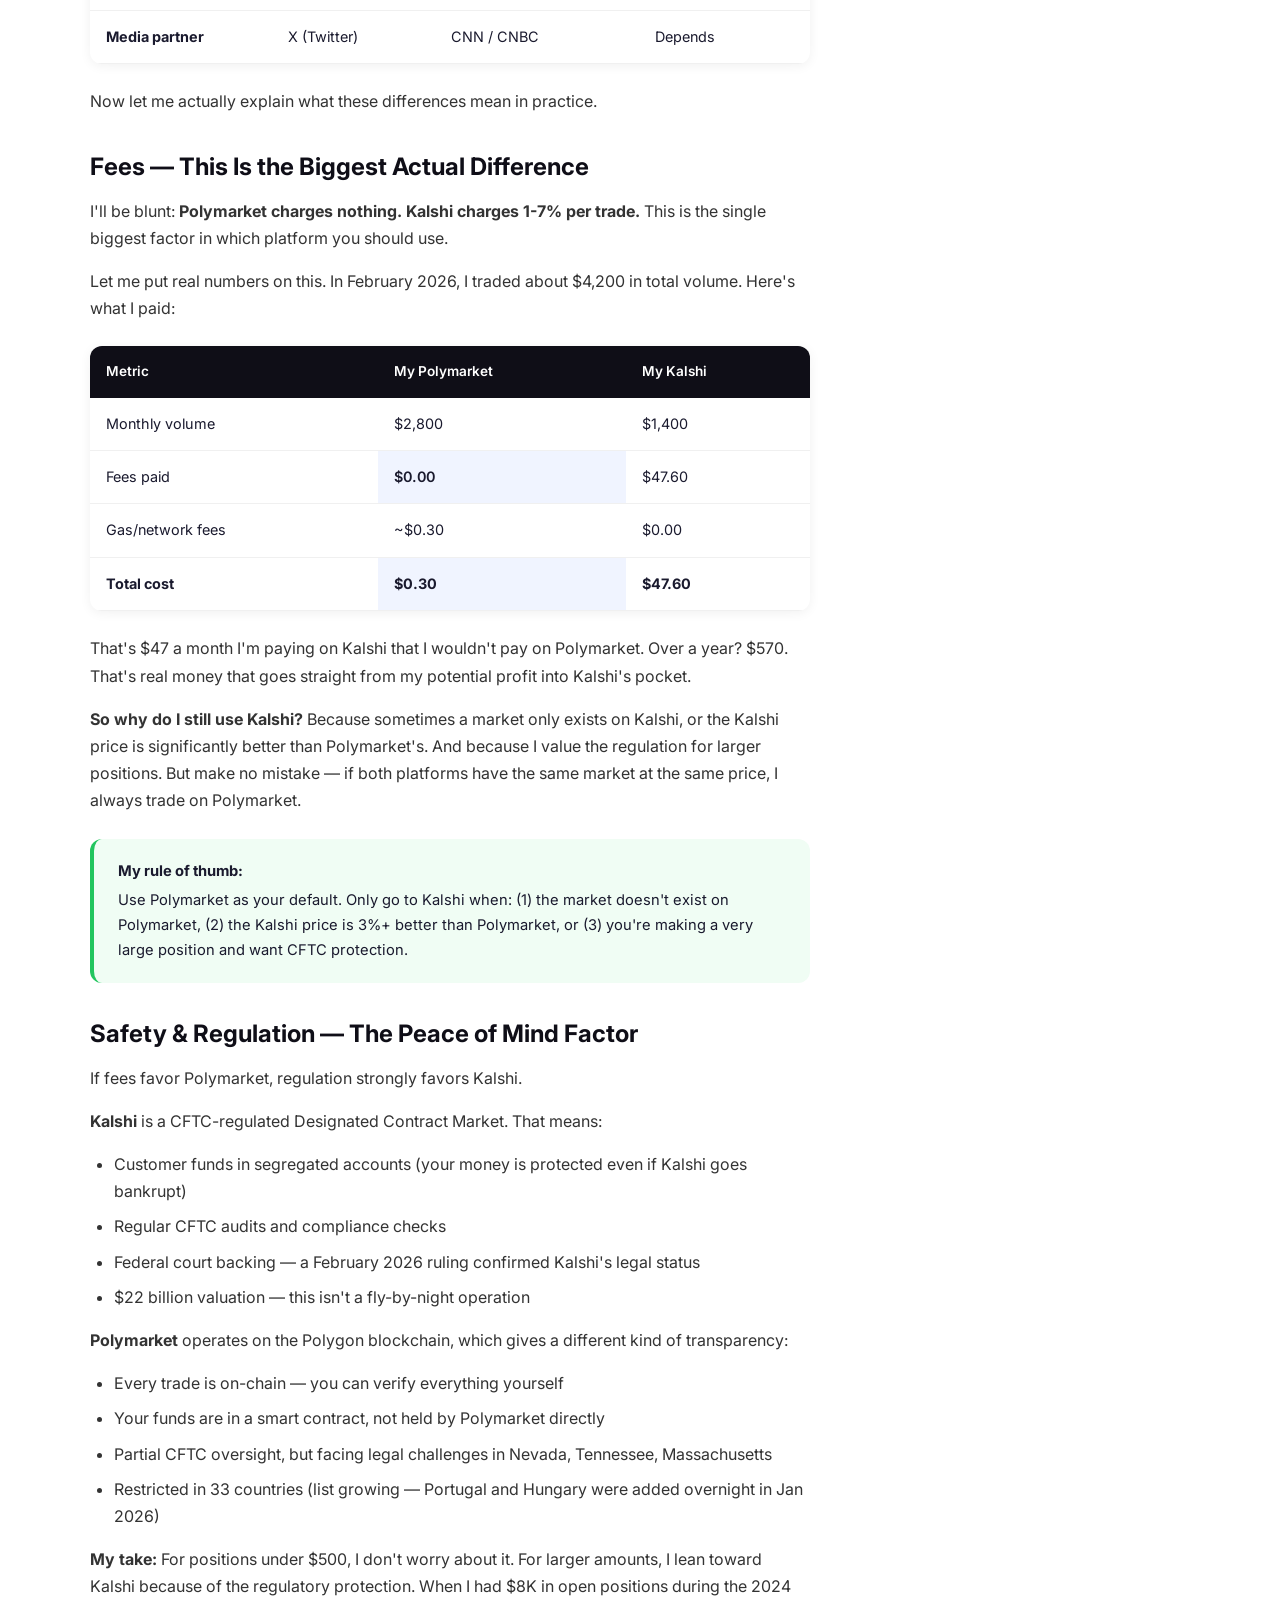
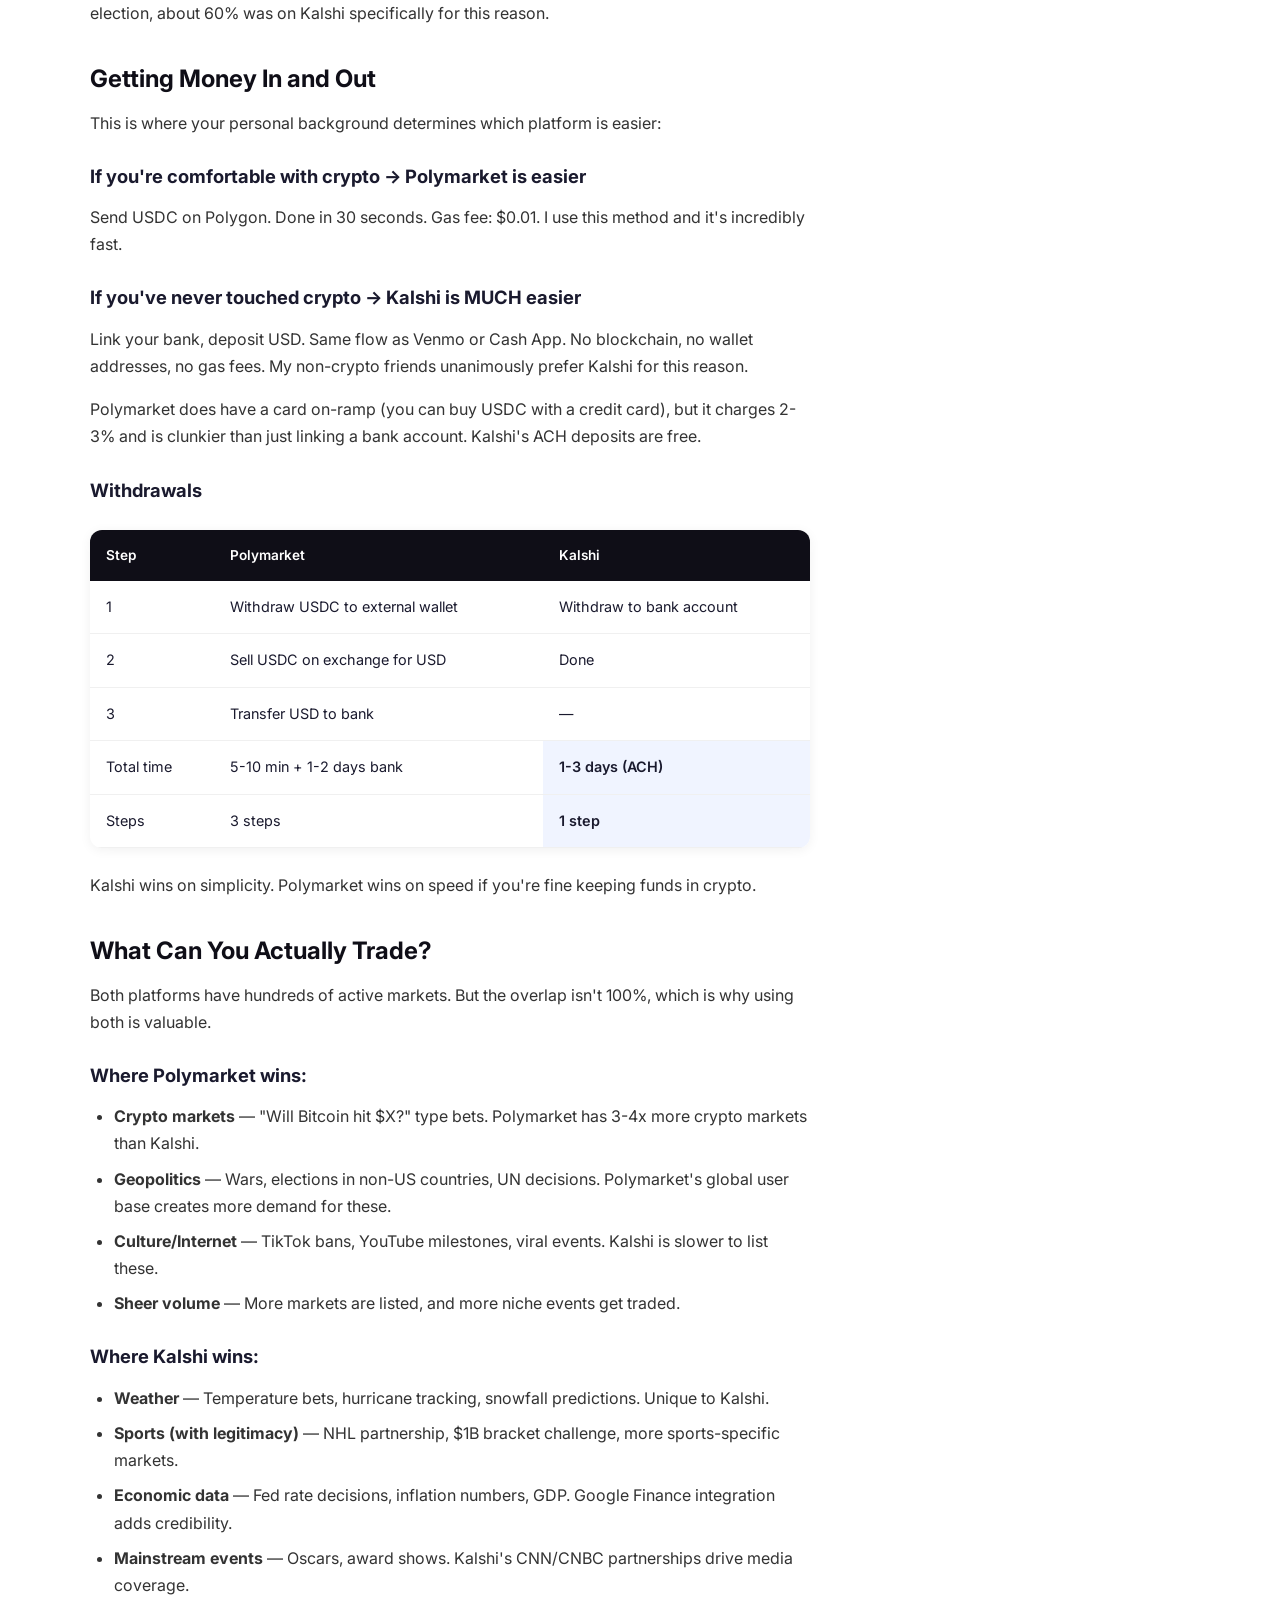
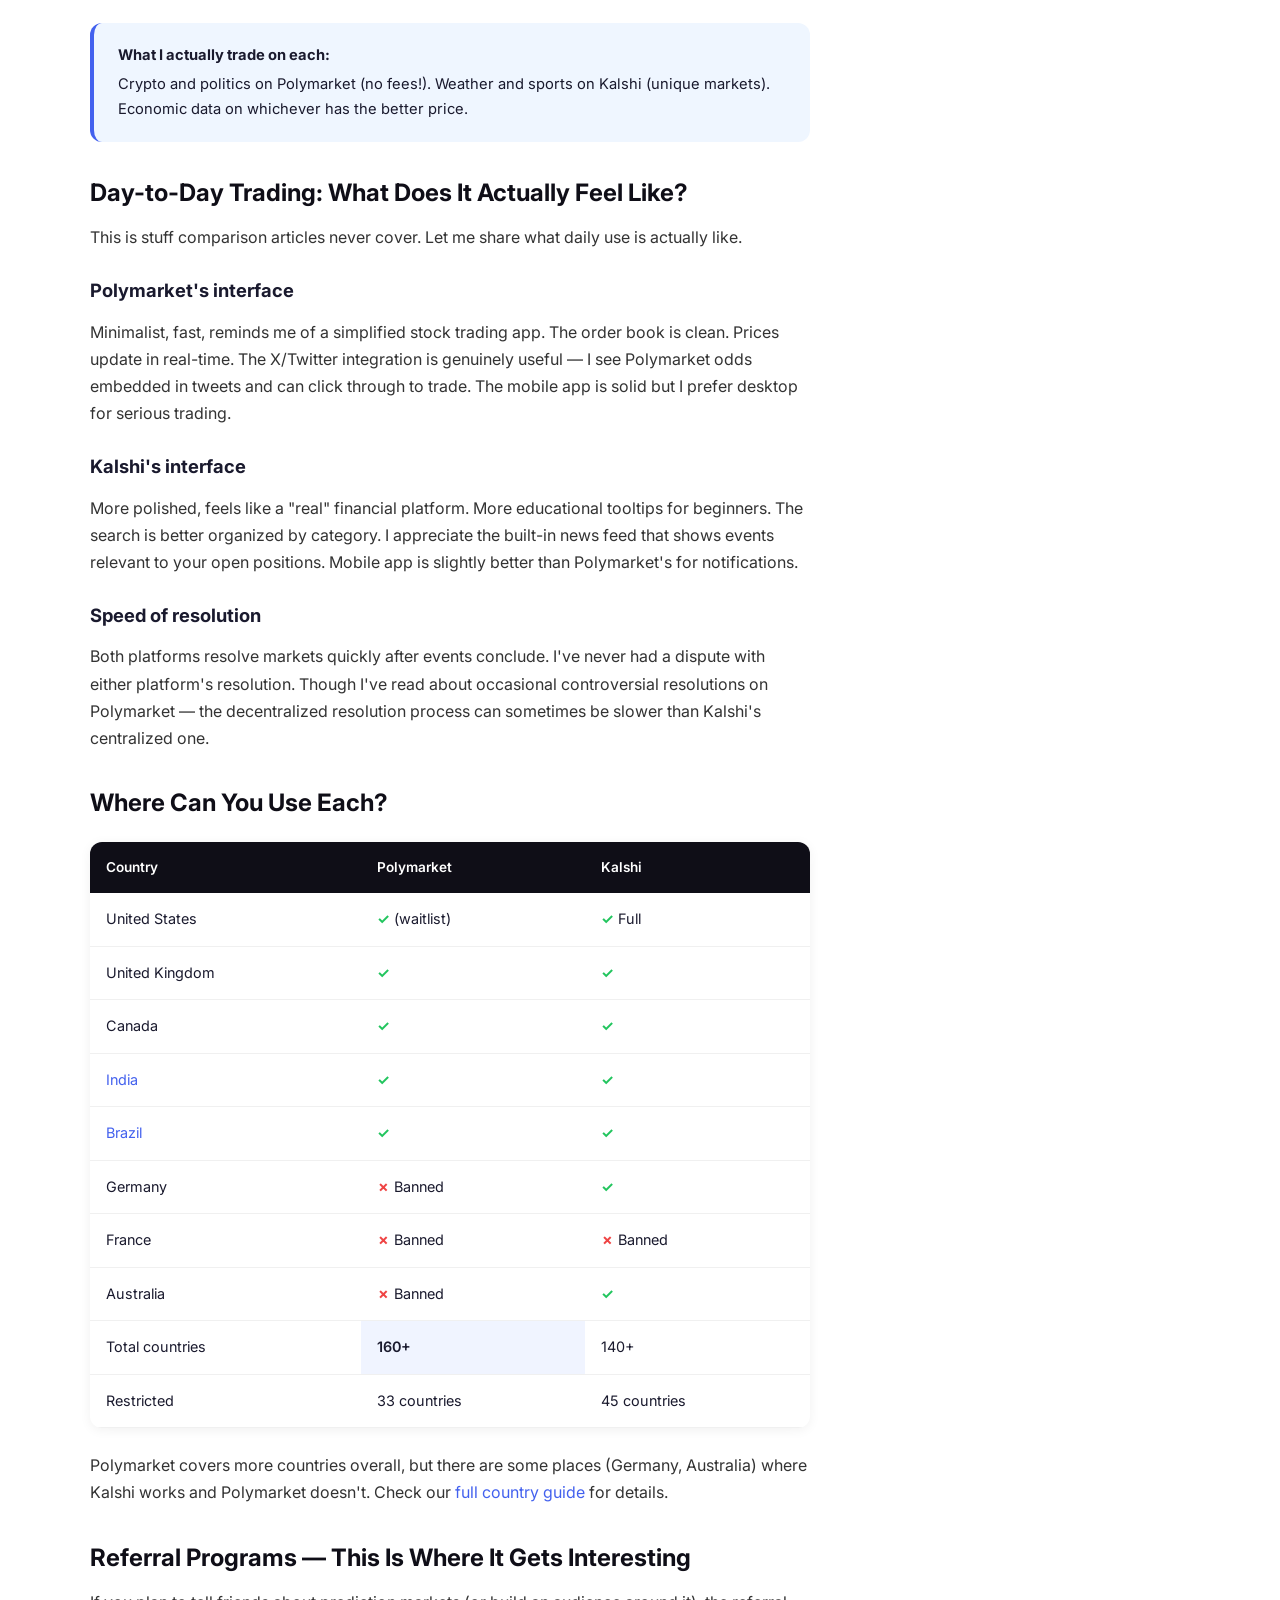
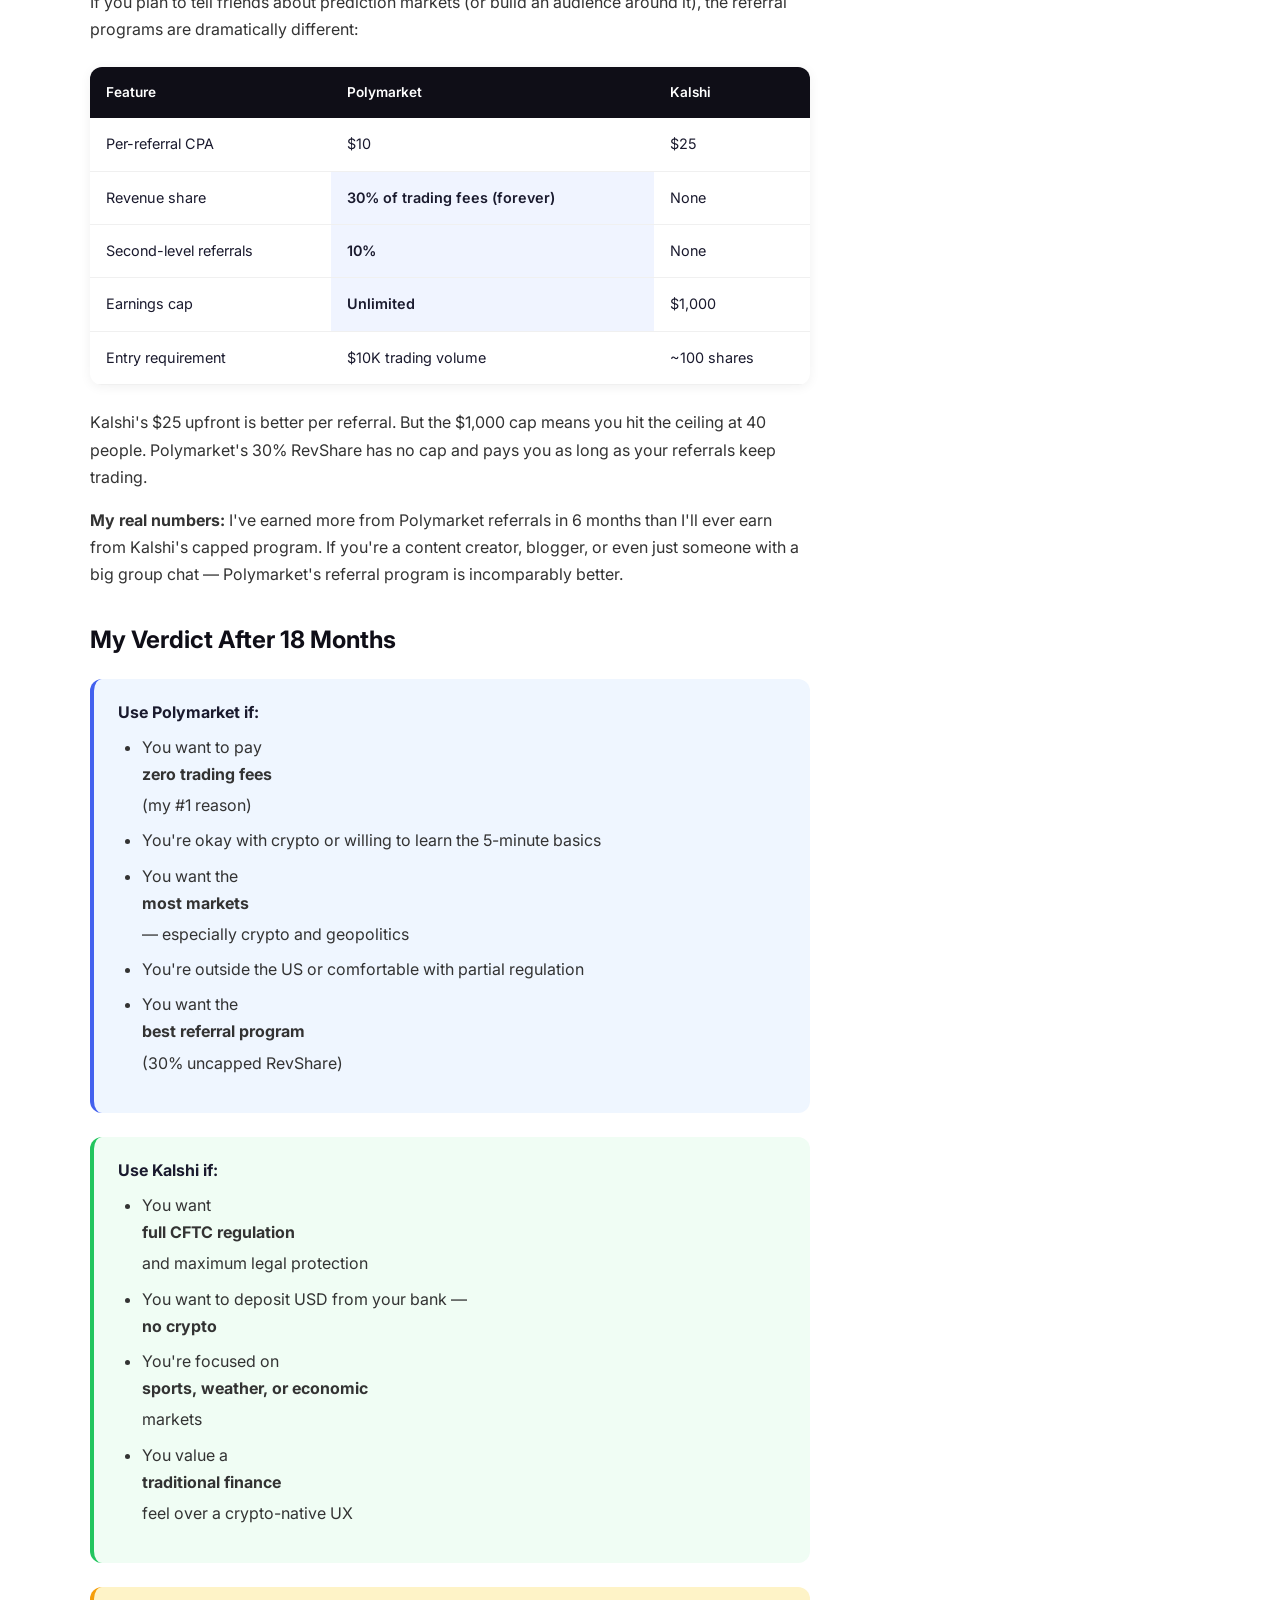
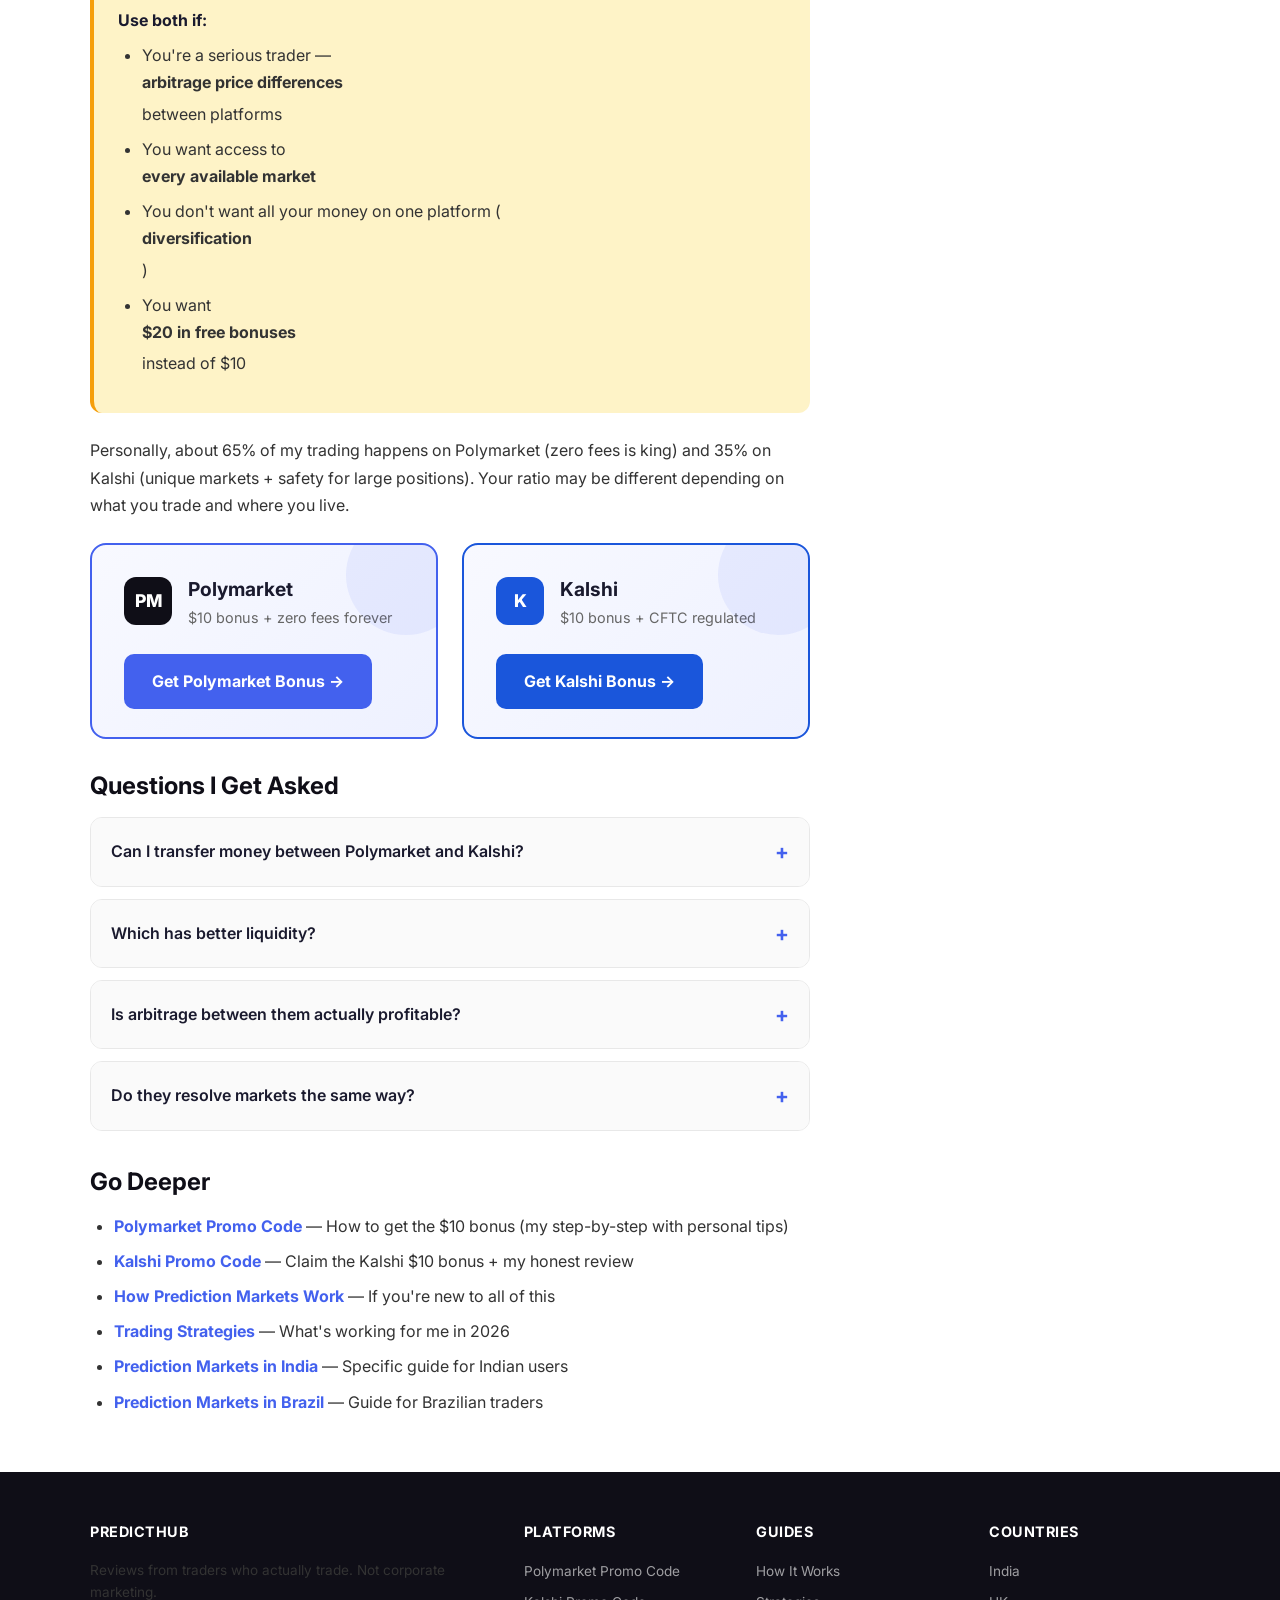
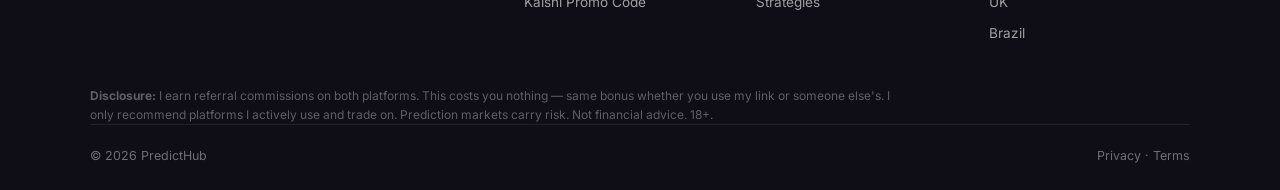
<file: site/compare/polymarket-vs-kalshi.html>
<!DOCTYPE html>
<html lang="en">
<head>
  <meta charset="UTF-8">
  <meta name="viewport" content="width=device-width, initial-scale=1.0">
  <title>Polymarket vs Kalshi 2026 — I Use Both Daily, Here's My Honest Comparison</title>
  <meta name="description" content="After 18 months of trading on both Polymarket and Kalshi, here's my real comparison. Fees, markets, regulation, deposits, referrals — everything from actual experience, not marketing.">
  <meta name="keywords" content="polymarket vs kalshi, kalshi vs polymarket, prediction market comparison, best prediction market 2026">
  <link rel="canonical" href="https://yoursite.com/compare/polymarket-vs-kalshi.html">
  <meta property="og:title" content="Polymarket vs Kalshi — Honest Comparison From Someone Who Uses Both">
  <meta property="og:type" content="article">
  <meta property="article:author" content="Alex Petrov">
  <meta property="article:modified_time" content="2026-03-24">
  <link rel="preconnect" href="https://fonts.googleapis.com">
  <link href="https://fonts.googleapis.com/css2?family=Inter:wght@400;500;600;700;800&display=swap" rel="stylesheet">
  <link rel="stylesheet" href="../css/style.css">

  <script type="application/ld+json">
  {
    "@context": "https://schema.org",
    "@type": "Article",
    "headline": "Polymarket vs Kalshi 2026 — Honest Comparison From a Real Trader",
    "datePublished": "2025-07-15",
    "dateModified": "2026-03-24",
    "author": {
      "@type": "Person",
      "name": "Alex Petrov",
      "jobTitle": "Prediction Market Analyst",
      "description": "Active trader on both Polymarket and Kalshi since 2023. $150K+ combined lifetime volume."
    },
    "publisher": {"@type": "Organization", "name": "PredictHub"},
    "speakable": {"@type": "SpeakableSpecification", "cssSelector": [".page-title", "#verdict"]}
  }
  </script>
  <script type="application/ld+json">
  {
    "@context": "https://schema.org",
    "@type": "FAQPage",
    "mainEntity": [
      {"@type": "Question", "name": "Is Polymarket or Kalshi better?", "acceptedAnswer": {"@type": "Answer", "text": "Polymarket is better for low-cost trading (zero fees) and wider market selection. Kalshi is better for regulatory safety (full CFTC) and easy USD deposits. Many serious traders use both to arbitrage price differences."}},
      {"@type": "Question", "name": "Can I use both Polymarket and Kalshi?", "acceptedAnswer": {"@type": "Answer", "text": "Yes. There's no restriction on using both. Many traders maintain accounts on both platforms to access more markets and profit from price differences between them."}},
      {"@type": "Question", "name": "Which prediction market has lower fees?", "acceptedAnswer": {"@type": "Answer", "text": "Polymarket charges zero trading fees. Kalshi charges 1-7% per trade. Over $1,000 in monthly trading, you'd save $10-70 using Polymarket."}},
      {"@type": "Question", "name": "Which prediction market is more regulated?", "acceptedAnswer": {"@type": "Answer", "text": "Kalshi is fully regulated by the CFTC as a Designated Contract Market with segregated customer accounts. Polymarket has partial CFTC oversight and operates on the Polygon blockchain."}}
    ]
  }
  </script>
</head>
<body>

<header class="site-header">
  <div class="container header-inner">
    <a href="/" class="logo">Predict<span>Hub</span></a>
    <nav class="nav-links">
      <a href="/polymarket/">Polymarket</a>
      <a href="/kalshi/">Kalshi</a>
      <a href="/compare/polymarket-vs-kalshi.html">Compare</a>
      <a href="/countries/">Countries</a>
      <a href="/guides/">Guides</a>
      <a href="/polymarket/promo-code.html" class="nav-cta">Get Bonus &rarr;</a>
    </nav>
    <button class="mobile-toggle" aria-label="Menu">&#9776;</button>
  </div>
</header>

<div class="breadcrumbs">
  <div class="container">
    <a href="/">Home</a><span>&rsaquo;</span>
    <a href="/compare/">Compare</a><span>&rsaquo;</span>
    <strong>Polymarket vs Kalshi</strong>
  </div>
</div>

<div class="container">
  <div class="content-wrap">
    <main class="main-content">

      <!-- AUTHOR -->
      <div class="article-meta" style="padding:16px 0;border-bottom:1px solid #eee;margin-bottom:24px">
        <div style="display:flex;align-items:center;gap:12px">
          <div style="width:44px;height:44px;background:linear-gradient(135deg,#4361ee,#3a0ca3);border-radius:50%;display:flex;align-items:center;justify-content:center;color:#fff;font-weight:700;font-size:1rem">AP</div>
          <div>
            <div style="font-weight:600;color:#1a1a2e;font-size:.92rem">Alex Petrov</div>
            <div style="font-size:.78rem;color:#888">Using both platforms since 2023 &middot; $150K+ combined volume &middot; Updated March 24, 2026</div>
          </div>
        </div>
      </div>

      <h1 class="page-title">Polymarket vs Kalshi — I Use Both Daily, Here's My Honest Take</h1>

      <p>I've been trading on both Polymarket and Kalshi for over 18 months now. Not as a side project — this is a significant part of how I earn money. So when people ask me "which one should I use?" I have strong opinions, and they come from real experience, not from reading other people's comparison articles.</p>

      <p><strong>The one-sentence answer:</strong> Polymarket for lowest cost and widest selection. Kalshi for safety and simplicity. Both if you're serious.</p>

      <p>But that oversimplifies it. Let me break down every dimension that actually matters.</p>

      <div class="toc">
        <h4>What I'll Compare</h4>
        <ol>
          <li><a href="#quick">Quick Comparison Table</a></li>
          <li><a href="#fees">Fees — The Biggest Difference</a></li>
          <li><a href="#safety">Safety & Regulation — Who Do You Trust More?</a></li>
          <li><a href="#money">Getting Money In and Out</a></li>
          <li><a href="#markets">Market Selection — What Can You Trade?</a></li>
          <li><a href="#experience">The Day-to-Day Trading Experience</a></li>
          <li><a href="#countries">Where Are They Available?</a></li>
          <li><a href="#referrals">Referral Programs — Huge Difference</a></li>
          <li><a href="#verdict">My Verdict After 18 Months</a></li>
        </ol>
      </div>

      <!-- QUICK TABLE -->
      <h2 id="quick">Quick Overview (For the Impatient)</h2>
      <table class="comparison-table">
        <thead><tr><th>Category</th><th>Polymarket</th><th>Kalshi</th><th>My Pick</th></tr></thead>
        <tbody>
          <tr><td><strong>Fees</strong></td><td>$0</td><td>1-7%</td><td class="highlight">Polymarket</td></tr>
          <tr><td><strong>Regulation</strong></td><td>Partial CFTC</td><td>Full CFTC</td><td class="highlight">Kalshi</td></tr>
          <tr><td><strong>Deposit</strong></td><td>USDC (crypto)</td><td>USD (bank/card)</td><td>Depends on you</td></tr>
          <tr><td><strong>Countries</strong></td><td>160+</td><td>140+</td><td class="highlight">Polymarket</td></tr>
          <tr><td><strong>Market variety</strong></td><td>Broader</td><td>Broad + weather</td><td class="highlight">Polymarket</td></tr>
          <tr><td><strong>Weekly volume</strong></td><td>$2.5B</td><td>$3.4B</td><td class="highlight">Kalshi</td></tr>
          <tr><td><strong>Sign-up bonus</strong></td><td>$10</td><td>$10</td><td>Tie</td></tr>
          <tr><td><strong>Referral program</strong></td><td>30% uncapped</td><td>$25/friend (cap $1K)</td><td class="highlight">Polymarket</td></tr>
          <tr><td><strong>Mobile app</strong></td><td>Good</td><td>Good</td><td>Tie</td></tr>
          <tr><td><strong>Media partner</strong></td><td>X (Twitter)</td><td>CNN / CNBC</td><td>Depends</td></tr>
        </tbody>
      </table>
      <p>Now let me actually explain what these differences mean in practice.</p>

      <!-- FEES -->
      <h2 id="fees">Fees — This Is the Biggest Actual Difference</h2>

      <p>I'll be blunt: <strong>Polymarket charges nothing. Kalshi charges 1-7% per trade.</strong> This is the single biggest factor in which platform you should use.</p>

      <p>Let me put real numbers on this. In February 2026, I traded about $4,200 in total volume. Here's what I paid:</p>

      <table class="comparison-table">
        <thead><tr><th>Metric</th><th>My Polymarket</th><th>My Kalshi</th></tr></thead>
        <tbody>
          <tr><td>Monthly volume</td><td>$2,800</td><td>$1,400</td></tr>
          <tr><td>Fees paid</td><td class="highlight">$0.00</td><td>$47.60</td></tr>
          <tr><td>Gas/network fees</td><td>~$0.30</td><td>$0.00</td></tr>
          <tr><td><strong>Total cost</strong></td><td class="highlight"><strong>$0.30</strong></td><td><strong>$47.60</strong></td></tr>
        </tbody>
      </table>

      <p>That's $47 a month I'm paying on Kalshi that I wouldn't pay on Polymarket. Over a year? $570. That's real money that goes straight from my potential profit into Kalshi's pocket.</p>

      <p><strong>So why do I still use Kalshi?</strong> Because sometimes a market only exists on Kalshi, or the Kalshi price is significantly better than Polymarket's. And because I value the regulation for larger positions. But make no mistake — if both platforms have the same market at the same price, I always trade on Polymarket.</p>

      <div class="info-box tip">
        <strong>My rule of thumb:</strong> Use Polymarket as your default. Only go to Kalshi when: (1) the market doesn't exist on Polymarket, (2) the Kalshi price is 3%+ better than Polymarket, or (3) you're making a very large position and want CFTC protection.
      </div>

      <!-- SAFETY -->
      <h2 id="safety">Safety & Regulation — The Peace of Mind Factor</h2>

      <p>If fees favor Polymarket, regulation strongly favors Kalshi.</p>

      <p><strong>Kalshi</strong> is a CFTC-regulated Designated Contract Market. That means:</p>
      <ul class="content-list">
        <li>Customer funds in segregated accounts (your money is protected even if Kalshi goes bankrupt)</li>
        <li>Regular CFTC audits and compliance checks</li>
        <li>Federal court backing — a February 2026 ruling confirmed Kalshi's legal status</li>
        <li>$22 billion valuation — this isn't a fly-by-night operation</li>
      </ul>

      <p><strong>Polymarket</strong> operates on the Polygon blockchain, which gives a different kind of transparency:</p>
      <ul class="content-list">
        <li>Every trade is on-chain — you can verify everything yourself</li>
        <li>Your funds are in a smart contract, not held by Polymarket directly</li>
        <li>Partial CFTC oversight, but facing legal challenges in Nevada, Tennessee, Massachusetts</li>
        <li>Restricted in 33 countries (list growing — Portugal and Hungary were added overnight in Jan 2026)</li>
      </ul>

      <p><strong>My take:</strong> For positions under $500, I don't worry about it. For larger amounts, I lean toward Kalshi because of the regulatory protection. When I had $8K in open positions during the 2024 election, about 60% was on Kalshi specifically for this reason.</p>

      <!-- DEPOSITS -->
      <h2 id="money">Getting Money In and Out</h2>

      <p>This is where your personal background determines which platform is easier:</p>

      <h3>If you're comfortable with crypto → Polymarket is easier</h3>
      <p>Send USDC on Polygon. Done in 30 seconds. Gas fee: $0.01. I use this method and it's incredibly fast.</p>

      <h3>If you've never touched crypto → Kalshi is MUCH easier</h3>
      <p>Link your bank, deposit USD. Same flow as Venmo or Cash App. No blockchain, no wallet addresses, no gas fees. My non-crypto friends unanimously prefer Kalshi for this reason.</p>

      <p>Polymarket does have a card on-ramp (you can buy USDC with a credit card), but it charges 2-3% and is clunkier than just linking a bank account. Kalshi's ACH deposits are free.</p>

      <h3>Withdrawals</h3>
      <table class="comparison-table">
        <thead><tr><th>Step</th><th>Polymarket</th><th>Kalshi</th></tr></thead>
        <tbody>
          <tr><td>1</td><td>Withdraw USDC to external wallet</td><td>Withdraw to bank account</td></tr>
          <tr><td>2</td><td>Sell USDC on exchange for USD</td><td>Done</td></tr>
          <tr><td>3</td><td>Transfer USD to bank</td><td>—</td></tr>
          <tr><td>Total time</td><td>5-10 min + 1-2 days bank</td><td class="highlight">1-3 days (ACH)</td></tr>
          <tr><td>Steps</td><td>3 steps</td><td class="highlight">1 step</td></tr>
        </tbody>
      </table>

      <p>Kalshi wins on simplicity. Polymarket wins on speed if you're fine keeping funds in crypto.</p>

      <!-- MARKETS -->
      <h2 id="markets">What Can You Actually Trade?</h2>

      <p>Both platforms have hundreds of active markets. But the overlap isn't 100%, which is why using both is valuable.</p>

      <h3>Where Polymarket wins:</h3>
      <ul class="content-list">
        <li><strong>Crypto markets</strong> — "Will Bitcoin hit $X?" type bets. Polymarket has 3-4x more crypto markets than Kalshi.</li>
        <li><strong>Geopolitics</strong> — Wars, elections in non-US countries, UN decisions. Polymarket's global user base creates more demand for these.</li>
        <li><strong>Culture/Internet</strong> — TikTok bans, YouTube milestones, viral events. Kalshi is slower to list these.</li>
        <li><strong>Sheer volume</strong> — More markets are listed, and more niche events get traded.</li>
      </ul>

      <h3>Where Kalshi wins:</h3>
      <ul class="content-list">
        <li><strong>Weather</strong> — Temperature bets, hurricane tracking, snowfall predictions. Unique to Kalshi.</li>
        <li><strong>Sports (with legitimacy)</strong> — NHL partnership, $1B bracket challenge, more sports-specific markets.</li>
        <li><strong>Economic data</strong> — Fed rate decisions, inflation numbers, GDP. Google Finance integration adds credibility.</li>
        <li><strong>Mainstream events</strong> — Oscars, award shows. Kalshi's CNN/CNBC partnerships drive media coverage.</li>
      </ul>

      <div class="info-box info">
        <strong>What I actually trade on each:</strong> Crypto and politics on Polymarket (no fees!). Weather and sports on Kalshi (unique markets). Economic data on whichever has the better price.
      </div>

      <!-- DAILY EXPERIENCE -->
      <h2 id="experience">Day-to-Day Trading: What Does It Actually Feel Like?</h2>

      <p>This is stuff comparison articles never cover. Let me share what daily use is actually like.</p>

      <h3>Polymarket's interface</h3>
      <p>Minimalist, fast, reminds me of a simplified stock trading app. The order book is clean. Prices update in real-time. The X/Twitter integration is genuinely useful — I see Polymarket odds embedded in tweets and can click through to trade. The mobile app is solid but I prefer desktop for serious trading.</p>

      <h3>Kalshi's interface</h3>
      <p>More polished, feels like a "real" financial platform. More educational tooltips for beginners. The search is better organized by category. I appreciate the built-in news feed that shows events relevant to your open positions. Mobile app is slightly better than Polymarket's for notifications.</p>

      <h3>Speed of resolution</h3>
      <p>Both platforms resolve markets quickly after events conclude. I've never had a dispute with either platform's resolution. Though I've read about occasional controversial resolutions on Polymarket — the decentralized resolution process can sometimes be slower than Kalshi's centralized one.</p>

      <!-- COUNTRIES -->
      <h2 id="countries">Where Can You Use Each?</h2>

      <table class="comparison-table">
        <thead><tr><th>Country</th><th>Polymarket</th><th>Kalshi</th></tr></thead>
        <tbody>
          <tr><td>United States</td><td><span class="check">&#10003;</span> (waitlist)</td><td><span class="check">&#10003;</span> Full</td></tr>
          <tr><td>United Kingdom</td><td><span class="check">&#10003;</span></td><td><span class="check">&#10003;</span></td></tr>
          <tr><td>Canada</td><td><span class="check">&#10003;</span></td><td><span class="check">&#10003;</span></td></tr>
          <tr><td><a href="/countries/india.html">India</a></td><td><span class="check">&#10003;</span></td><td><span class="check">&#10003;</span></td></tr>
          <tr><td><a href="/countries/brazil.html">Brazil</a></td><td><span class="check">&#10003;</span></td><td><span class="check">&#10003;</span></td></tr>
          <tr><td>Germany</td><td><span class="cross">&#10007;</span> Banned</td><td><span class="check">&#10003;</span></td></tr>
          <tr><td>France</td><td><span class="cross">&#10007;</span> Banned</td><td><span class="cross">&#10007;</span> Banned</td></tr>
          <tr><td>Australia</td><td><span class="cross">&#10007;</span> Banned</td><td><span class="check">&#10003;</span></td></tr>
          <tr><td>Total countries</td><td class="highlight">160+</td><td>140+</td></tr>
          <tr><td>Restricted</td><td>33 countries</td><td>45 countries</td></tr>
        </tbody>
      </table>

      <p>Polymarket covers more countries overall, but there are some places (Germany, Australia) where Kalshi works and Polymarket doesn't. Check our <a href="/countries/">full country guide</a> for details.</p>

      <!-- REFERRALS -->
      <h2 id="referrals">Referral Programs — This Is Where It Gets Interesting</h2>

      <p>If you plan to tell friends about prediction markets (or build an audience around it), the referral programs are dramatically different:</p>

      <table class="comparison-table">
        <thead><tr><th>Feature</th><th>Polymarket</th><th>Kalshi</th></tr></thead>
        <tbody>
          <tr><td>Per-referral CPA</td><td>$10</td><td>$25</td></tr>
          <tr><td>Revenue share</td><td class="highlight">30% of trading fees (forever)</td><td>None</td></tr>
          <tr><td>Second-level referrals</td><td class="highlight">10%</td><td>None</td></tr>
          <tr><td>Earnings cap</td><td class="highlight">Unlimited</td><td>$1,000</td></tr>
          <tr><td>Entry requirement</td><td>$10K trading volume</td><td>~100 shares</td></tr>
        </tbody>
      </table>

      <p>Kalshi's $25 upfront is better per referral. But the $1,000 cap means you hit the ceiling at 40 people. Polymarket's 30% RevShare has no cap and pays you as long as your referrals keep trading.</p>

      <p><strong>My real numbers:</strong> I've earned more from Polymarket referrals in 6 months than I'll ever earn from Kalshi's capped program. If you're a content creator, blogger, or even just someone with a big group chat — Polymarket's referral program is incomparably better.</p>

      <!-- VERDICT -->
      <h2 id="verdict">My Verdict After 18 Months</h2>

      <div class="info-box info" style="font-size:1rem">
        <strong>Use Polymarket if:</strong>
        <ul class="content-list" style="margin-top:8px">
          <li>You want to pay <strong>zero trading fees</strong> (my #1 reason)</li>
          <li>You're okay with crypto or willing to learn the 5-minute basics</li>
          <li>You want the <strong>most markets</strong> — especially crypto and geopolitics</li>
          <li>You're outside the US or comfortable with partial regulation</li>
          <li>You want the <strong>best referral program</strong> (30% uncapped RevShare)</li>
        </ul>
      </div>

      <div class="info-box tip" style="font-size:1rem">
        <strong>Use Kalshi if:</strong>
        <ul class="content-list" style="margin-top:8px">
          <li>You want <strong>full CFTC regulation</strong> and maximum legal protection</li>
          <li>You want to deposit USD from your bank — <strong>no crypto</strong></li>
          <li>You're focused on <strong>sports, weather, or economic</strong> markets</li>
          <li>You value a <strong>traditional finance</strong> feel over a crypto-native UX</li>
        </ul>
      </div>

      <div class="info-box warning" style="font-size:1rem">
        <strong>Use both if:</strong>
        <ul class="content-list" style="margin-top:8px">
          <li>You're a serious trader — <strong>arbitrage price differences</strong> between platforms</li>
          <li>You want access to <strong>every available market</strong></li>
          <li>You don't want all your money on one platform (<strong>diversification</strong>)</li>
          <li>You want <strong>$20 in free bonuses</strong> instead of $10</li>
        </ul>
      </div>

      <p>Personally, about 65% of my trading happens on Polymarket (zero fees is king) and 35% on Kalshi (unique markets + safety for large positions). Your ratio may be different depending on what you trade and where you live.</p>

      <!-- DUAL CTA -->
      <div class="grid-2 mt-3">
        <div class="promo-box" style="margin:0">
          <div class="promo-box-header">
            <div class="promo-box-logo">PM</div>
            <div>
              <div class="promo-box-title">Polymarket</div>
              <div class="promo-box-subtitle">$10 bonus + zero fees forever</div>
            </div>
          </div>
          <a href="/polymarket/promo-code.html" class="promo-cta">Get Polymarket Bonus &rarr;</a>
        </div>
        <div class="promo-box" style="margin:0;border-color:#1a56db">
          <div class="promo-box-header">
            <div class="promo-box-logo" style="background:#1a56db">K</div>
            <div>
              <div class="promo-box-title">Kalshi</div>
              <div class="promo-box-subtitle">$10 bonus + CFTC regulated</div>
            </div>
          </div>
          <a href="/kalshi/promo-code.html" class="promo-cta" style="background:#1a56db">Get Kalshi Bonus &rarr;</a>
        </div>
      </div>

      <!-- FAQ -->
      <h2 class="mt-4">Questions I Get Asked</h2>

      <div class="faq-item">
        <div class="faq-q">Can I transfer money between Polymarket and Kalshi?</div>
        <div class="faq-a"><p>Not directly. They're completely separate platforms. To move money from Polymarket to Kalshi, you'd withdraw USDC from Polymarket, sell it for USD on an exchange, deposit USD to Kalshi. Takes a day or two. I keep separate bankrolls on each.</p></div>
      </div>

      <div class="faq-item">
        <div class="faq-q">Which has better liquidity?</div>
        <div class="faq-a"><p>Kalshi currently has higher weekly volume ($3.4B vs $2.5B), so on the most popular markets, Kalshi's liquidity is often better. But for niche markets, Polymarket sometimes has more trading activity because of its larger global user base. For any market with $100K+ in daily volume, liquidity is fine on both.</p></div>
      </div>

      <div class="faq-item">
        <div class="faq-q">Is arbitrage between them actually profitable?</div>
        <div class="faq-a"><p>Yes, but the opportunities are getting smaller as both platforms grow. During the 2024 elections I found 5-8% spreads regularly. Now it's more like 1-3% on most events. Still worth it if you're already on both platforms, but don't open accounts solely for arbitrage — the margins are thin.</p></div>
      </div>

      <div class="faq-item">
        <div class="faq-q">Do they resolve markets the same way?</div>
        <div class="faq-a"><p>Mostly yes, but the process differs. Kalshi resolves centrally — their team decides the outcome based on predefined criteria. Polymarket uses a decentralized resolution through UMA's oracle system, which can occasionally be slower or disputed. In practice, I've never had a different outcome between the two for the same event.</p></div>
      </div>

      <!-- INTERNAL LINKS -->
      <h2>Go Deeper</h2>
      <ul class="content-list">
        <li><a href="/polymarket/promo-code.html"><strong>Polymarket Promo Code</strong></a> — How to get the $10 bonus (my step-by-step with personal tips)</li>
        <li><a href="/kalshi/promo-code.html"><strong>Kalshi Promo Code</strong></a> — Claim the Kalshi $10 bonus + my honest review</li>
        <li><a href="/guides/how-prediction-markets-work.html"><strong>How Prediction Markets Work</strong></a> — If you're new to all of this</li>
        <li><a href="/guides/strategies.html"><strong>Trading Strategies</strong></a> — What's working for me in 2026</li>
        <li><a href="/countries/india.html"><strong>Prediction Markets in India</strong></a> — Specific guide for Indian users</li>
        <li><a href="/countries/brazil.html"><strong>Prediction Markets in Brazil</strong></a> — Guide for Brazilian traders</li>
      </ul>

    </main>

    <aside class="sidebar">
      <div class="sidebar-cta">
        <h4>Polymarket Bonus</h4>
        <p>$10 free + zero trading fees</p>
        <a href="/polymarket/promo-code.html">Claim Bonus &rarr;</a>
      </div>

      <div class="sidebar-cta" style="background:linear-gradient(135deg,#1a56db,#0f0e17)">
        <h4>Kalshi Bonus</h4>
        <p>$10 free + full CFTC regulation</p>
        <a href="/kalshi/promo-code.html">Claim Bonus &rarr;</a>
      </div>

      <div class="sidebar-box">
        <h4>Related</h4>
        <ul>
          <li><a href="/guides/how-prediction-markets-work.html">&#8594; How It Works</a></li>
          <li><a href="/guides/strategies.html">&#8594; Trading Strategies</a></li>
          <li><a href="/countries/">&#8594; Country Availability</a></li>
        </ul>
      </div>
    </aside>
  </div>
</div>

<footer class="site-footer">
  <div class="container">
    <div class="footer-grid">
      <div class="footer-col"><h5>PredictHub</h5><p>Reviews from traders who actually trade. Not corporate marketing.</p></div>
      <div class="footer-col"><h5>Platforms</h5><a href="/polymarket/promo-code.html">Polymarket Promo Code</a><a href="/kalshi/promo-code.html">Kalshi Promo Code</a></div>
      <div class="footer-col"><h5>Guides</h5><a href="/guides/how-prediction-markets-work.html">How It Works</a><a href="/guides/strategies.html">Strategies</a></div>
      <div class="footer-col"><h5>Countries</h5><a href="/countries/india.html">India</a><a href="/countries/uk.html">UK</a><a href="/countries/brazil.html">Brazil</a></div>
    </div>
    <div class="footer-disclaimer"><strong>Disclosure:</strong> I earn referral commissions on both platforms. This costs you nothing — same bonus whether you use my link or someone else's. I only recommend platforms I actively use and trade on. Prediction markets carry risk. Not financial advice. 18+.</div>
    <div class="footer-bottom"><span>&copy; 2026 PredictHub</span><span><a href="/privacy.html" style="color:#ffffff66">Privacy</a> &middot; <a href="/terms.html" style="color:#ffffff66">Terms</a></span></div>
  </div>
</footer>
<script src="../js/main.js"></script>
</body>
</html>
</file>
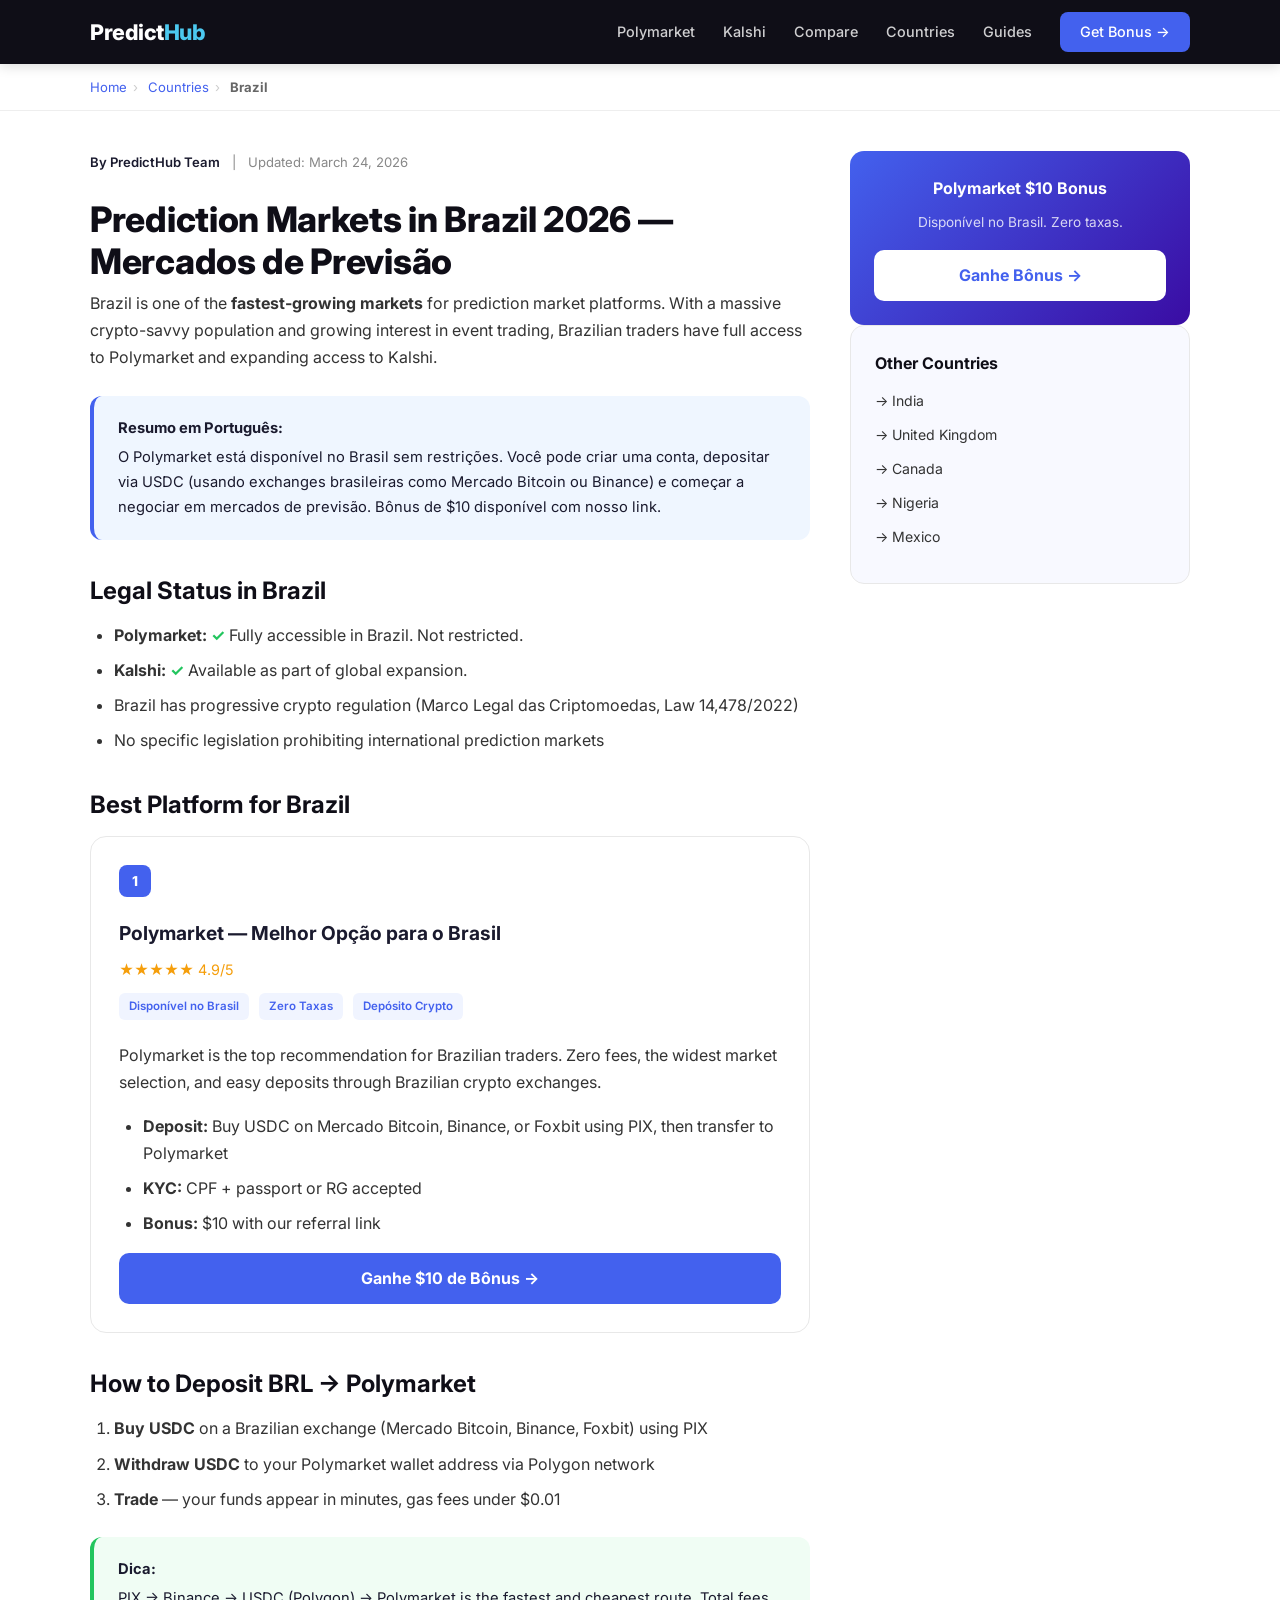
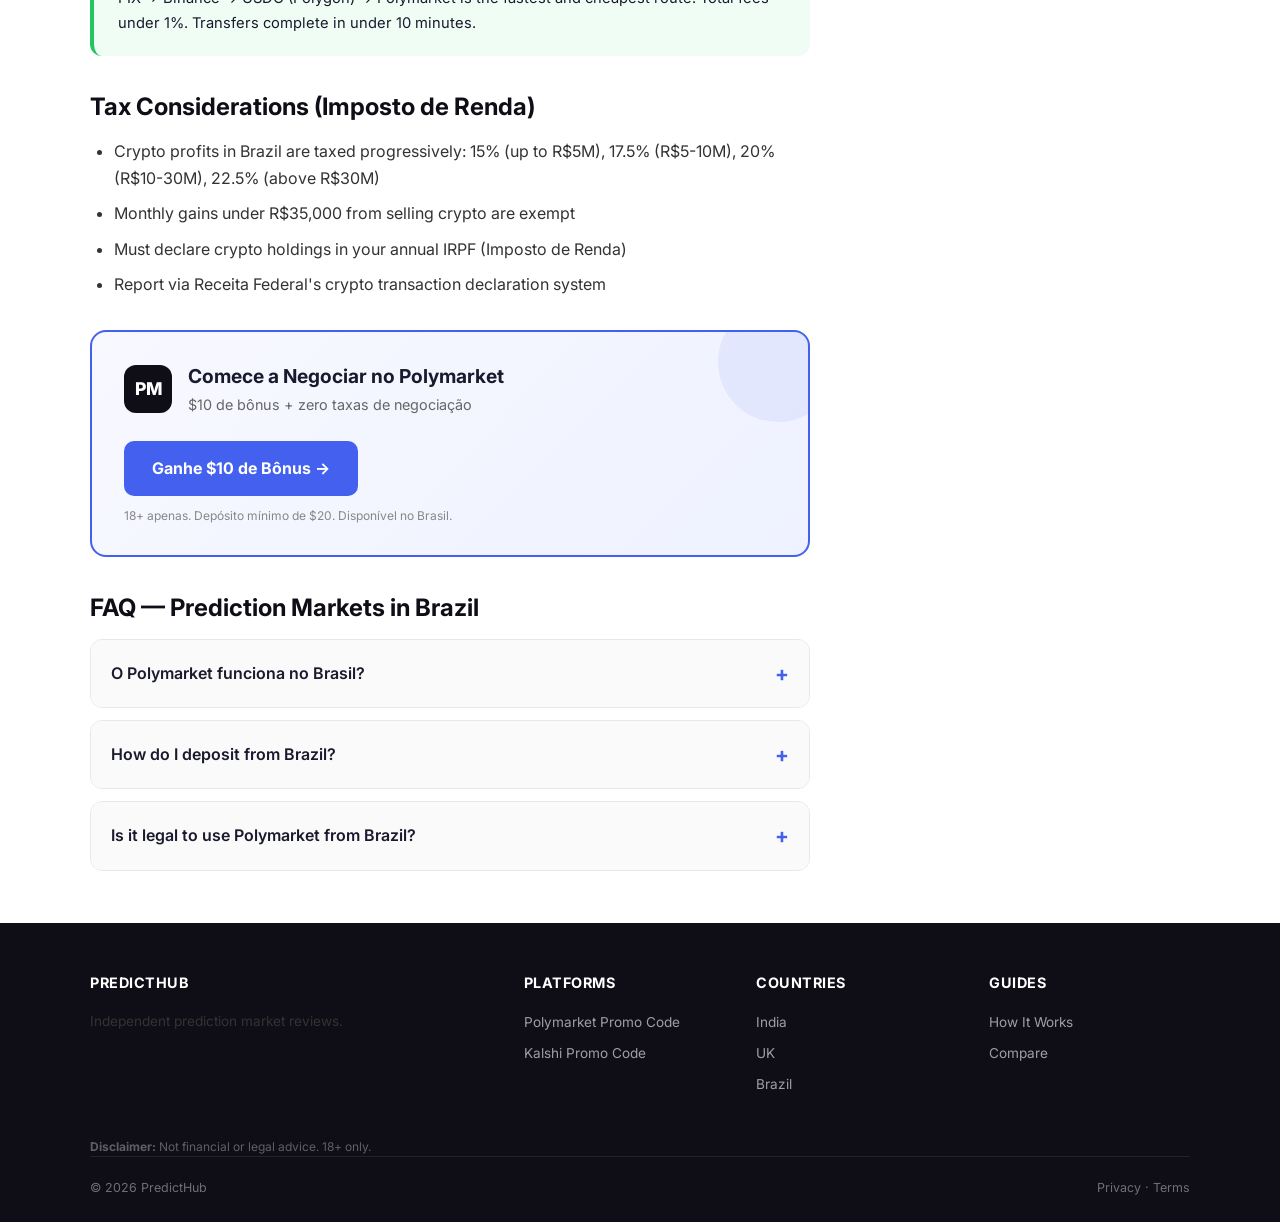
<file: site/countries/brazil.html>
<!DOCTYPE html>
<html lang="en">
<head>
  <meta charset="UTF-8">
  <meta name="viewport" content="width=device-width, initial-scale=1.0">
  <title>Prediction Markets in Brazil 2026 — Polymarket & Kalshi Guide</title>
  <meta name="description" content="Mercados de previsão no Brasil 2026. How to use Polymarket and Kalshi from Brazil. Legal status, deposit methods, and step-by-step sign-up guide for Brazilian traders.">
  <meta name="keywords" content="polymarket brazil, polymarket brasil, kalshi brazil, prediction markets brazil, mercados de previsão brasil 2026">
  <link rel="canonical" href="https://yoursite.com/countries/brazil.html">
  <link rel="preconnect" href="https://fonts.googleapis.com">
  <link href="https://fonts.googleapis.com/css2?family=Inter:wght@400;500;600;700;800&display=swap" rel="stylesheet">
  <link rel="stylesheet" href="../css/style.css">
</head>
<body>

<header class="site-header">
  <div class="container header-inner">
    <a href="/" class="logo">Predict<span>Hub</span></a>
    <nav class="nav-links">
      <a href="/polymarket/">Polymarket</a>
      <a href="/kalshi/">Kalshi</a>
      <a href="/compare/polymarket-vs-kalshi.html">Compare</a>
      <a href="/countries/">Countries</a>
      <a href="/guides/">Guides</a>
      <a href="/polymarket/promo-code.html" class="nav-cta">Get Bonus &rarr;</a>
    </nav>
    <button class="mobile-toggle" aria-label="Menu">&#9776;</button>
  </div>
</header>

<div class="breadcrumbs">
  <div class="container">
    <a href="/">Home</a><span>&rsaquo;</span>
    <a href="/countries/">Countries</a><span>&rsaquo;</span>
    <strong>Brazil</strong>
  </div>
</div>

<div class="container">
  <div class="content-wrap">
    <main class="main-content">

      <div class="article-meta">
        <span class="author">By PredictHub Team</span><span>|</span><span>Updated: March 24, 2026</span>
      </div>

      <h1 class="page-title">Prediction Markets in Brazil 2026 — Mercados de Previsão</h1>
      <p>Brazil is one of the <strong>fastest-growing markets</strong> for prediction market platforms. With a massive crypto-savvy population and growing interest in event trading, Brazilian traders have full access to Polymarket and expanding access to Kalshi.</p>

      <div class="info-box info">
        <strong>Resumo em Português:</strong> O Polymarket está disponível no Brasil sem restrições. Você pode criar uma conta, depositar via USDC (usando exchanges brasileiras como Mercado Bitcoin ou Binance) e começar a negociar em mercados de previsão. Bônus de $10 disponível com nosso link.
      </div>

      <h2>Legal Status in Brazil</h2>
      <ul class="content-list">
        <li><strong>Polymarket:</strong> <span class="check">&#10003;</span> Fully accessible in Brazil. Not restricted.</li>
        <li><strong>Kalshi:</strong> <span class="check">&#10003;</span> Available as part of global expansion.</li>
        <li>Brazil has progressive crypto regulation (Marco Legal das Criptomoedas, Law 14,478/2022)</li>
        <li>No specific legislation prohibiting international prediction markets</li>
      </ul>

      <h2>Best Platform for Brazil</h2>

      <div class="platform-card mb-3">
        <div class="platform-card-rank">1</div>
        <h3>Polymarket — Melhor Opção para o Brasil</h3>
        <div class="rating">&#9733;&#9733;&#9733;&#9733;&#9733; 4.9/5</div>
        <span class="tag">Disponível no Brasil</span>
        <span class="tag">Zero Taxas</span>
        <span class="tag">Depósito Crypto</span>
        <p class="mt-2">Polymarket is the top recommendation for Brazilian traders. Zero fees, the widest market selection, and easy deposits through Brazilian crypto exchanges.</p>
        <ul class="content-list">
          <li><strong>Deposit:</strong> Buy USDC on Mercado Bitcoin, Binance, or Foxbit using PIX, then transfer to Polymarket</li>
          <li><strong>KYC:</strong> CPF + passport or RG accepted</li>
          <li><strong>Bonus:</strong> $10 with our referral link</li>
        </ul>
        <a href="/polymarket/promo-code.html" class="card-cta">Ganhe $10 de Bônus &rarr;</a>
      </div>

      <h2>How to Deposit BRL → Polymarket</h2>
      <ol class="content-list">
        <li><strong>Buy USDC</strong> on a Brazilian exchange (Mercado Bitcoin, Binance, Foxbit) using PIX</li>
        <li><strong>Withdraw USDC</strong> to your Polymarket wallet address via Polygon network</li>
        <li><strong>Trade</strong> — your funds appear in minutes, gas fees under $0.01</li>
      </ol>

      <div class="info-box tip">
        <strong>Dica:</strong> PIX → Binance → USDC (Polygon) → Polymarket is the fastest and cheapest route. Total fees under 1%. Transfers complete in under 10 minutes.
      </div>

      <h2>Tax Considerations (Imposto de Renda)</h2>
      <ul class="content-list">
        <li>Crypto profits in Brazil are taxed progressively: 15% (up to R$5M), 17.5% (R$5-10M), 20% (R$10-30M), 22.5% (above R$30M)</li>
        <li>Monthly gains under R$35,000 from selling crypto are exempt</li>
        <li>Must declare crypto holdings in your annual IRPF (Imposto de Renda)</li>
        <li>Report via Receita Federal's crypto transaction declaration system</li>
      </ul>

      <div class="promo-box">
        <div class="promo-box-header">
          <div class="promo-box-logo">PM</div>
          <div>
            <div class="promo-box-title">Comece a Negociar no Polymarket</div>
            <div class="promo-box-subtitle">$10 de bônus + zero taxas de negociação</div>
          </div>
        </div>
        <a href="/polymarket/promo-code.html" class="promo-cta">Ganhe $10 de Bônus &rarr;</a>
        <div class="promo-terms">18+ apenas. Depósito mínimo de $20. Disponível no Brasil.</div>
      </div>

      <h2>FAQ — Prediction Markets in Brazil</h2>

      <div class="faq-item">
        <div class="faq-q">O Polymarket funciona no Brasil?</div>
        <div class="faq-a"><p>Sim! O Polymarket está totalmente disponível no Brasil. Você pode criar uma conta, completar a verificação de identidade e depositar via USDC comprado em exchanges brasileiras como Mercado Bitcoin ou Binance.</p></div>
      </div>

      <div class="faq-item">
        <div class="faq-q">How do I deposit from Brazil?</div>
        <div class="faq-a"><p>The easiest method is PIX → Brazilian crypto exchange (Mercado Bitcoin, Binance) → buy USDC → transfer USDC to Polymarket via Polygon network. Total time: under 10 minutes. Total fees: under 1%.</p></div>
      </div>

      <div class="faq-item">
        <div class="faq-q">Is it legal to use Polymarket from Brazil?</div>
        <div class="faq-a"><p>Polymarket is not restricted in Brazil. Brazil has progressive crypto legislation and no specific laws prohibiting international prediction markets. However, consult a local advisor for your specific situation.</p></div>
      </div>

    </main>

    <aside class="sidebar">
      <div class="sidebar-cta">
        <h4>Polymarket $10 Bonus</h4>
        <p>Disponível no Brasil. Zero taxas.</p>
        <a href="/polymarket/promo-code.html">Ganhe Bônus &rarr;</a>
      </div>

      <div class="sidebar-box">
        <h4>Other Countries</h4>
        <ul>
          <li><a href="/countries/india.html">&#8594; India</a></li>
          <li><a href="/countries/uk.html">&#8594; United Kingdom</a></li>
          <li><a href="/countries/canada.html">&#8594; Canada</a></li>
          <li><a href="/countries/nigeria.html">&#8594; Nigeria</a></li>
          <li><a href="/countries/mexico.html">&#8594; Mexico</a></li>
        </ul>
      </div>
    </aside>
  </div>
</div>

<footer class="site-footer">
  <div class="container">
    <div class="footer-grid">
      <div class="footer-col"><h5>PredictHub</h5><p>Independent prediction market reviews.</p></div>
      <div class="footer-col"><h5>Platforms</h5><a href="/polymarket/promo-code.html">Polymarket Promo Code</a><a href="/kalshi/promo-code.html">Kalshi Promo Code</a></div>
      <div class="footer-col"><h5>Countries</h5><a href="/countries/india.html">India</a><a href="/countries/uk.html">UK</a><a href="/countries/brazil.html">Brazil</a></div>
      <div class="footer-col"><h5>Guides</h5><a href="/guides/how-prediction-markets-work.html">How It Works</a><a href="/compare/polymarket-vs-kalshi.html">Compare</a></div>
    </div>
    <div class="footer-disclaimer"><strong>Disclaimer:</strong> Not financial or legal advice. 18+ only.</div>
    <div class="footer-bottom"><span>&copy; 2026 PredictHub</span><span><a href="/privacy.html" style="color:#ffffff66">Privacy</a> &middot; <a href="/terms.html" style="color:#ffffff66">Terms</a></span></div>
  </div>
</footer>
<script src="../js/main.js"></script>
</body>
</html>
</file>
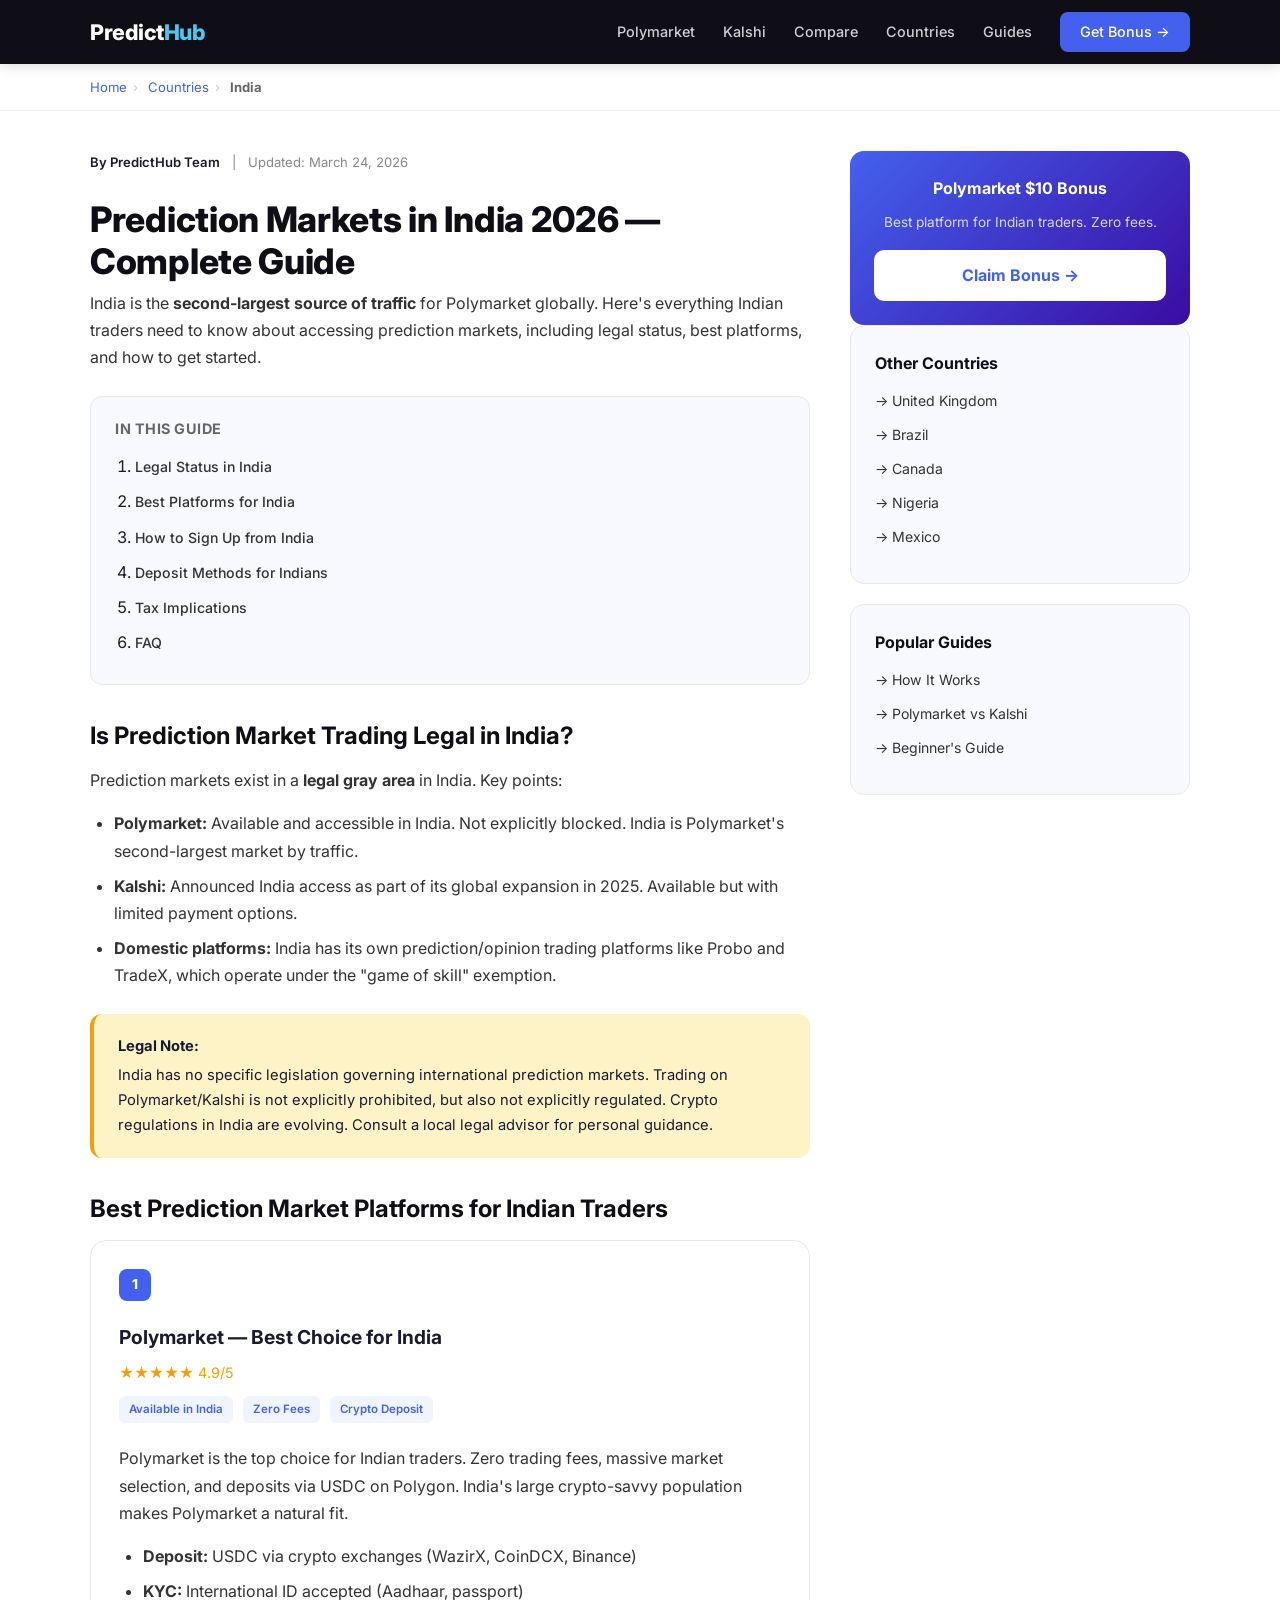
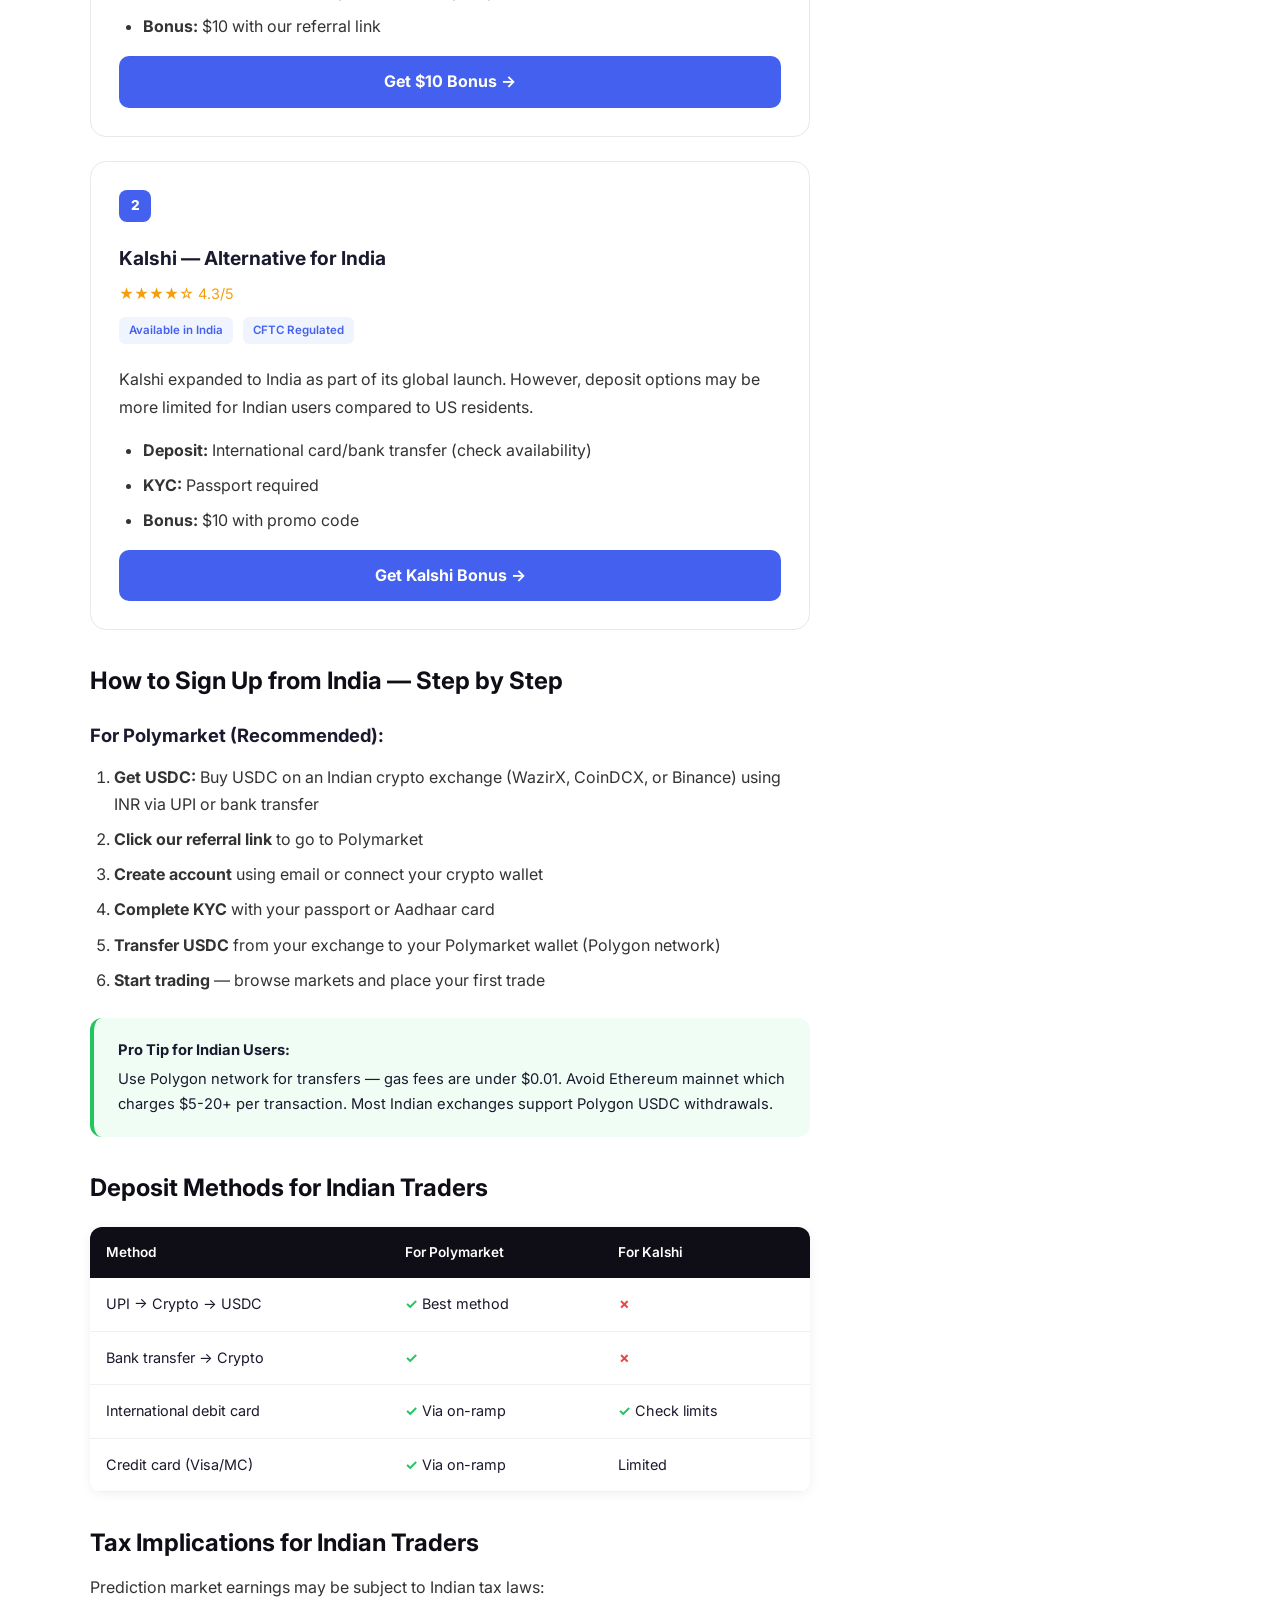
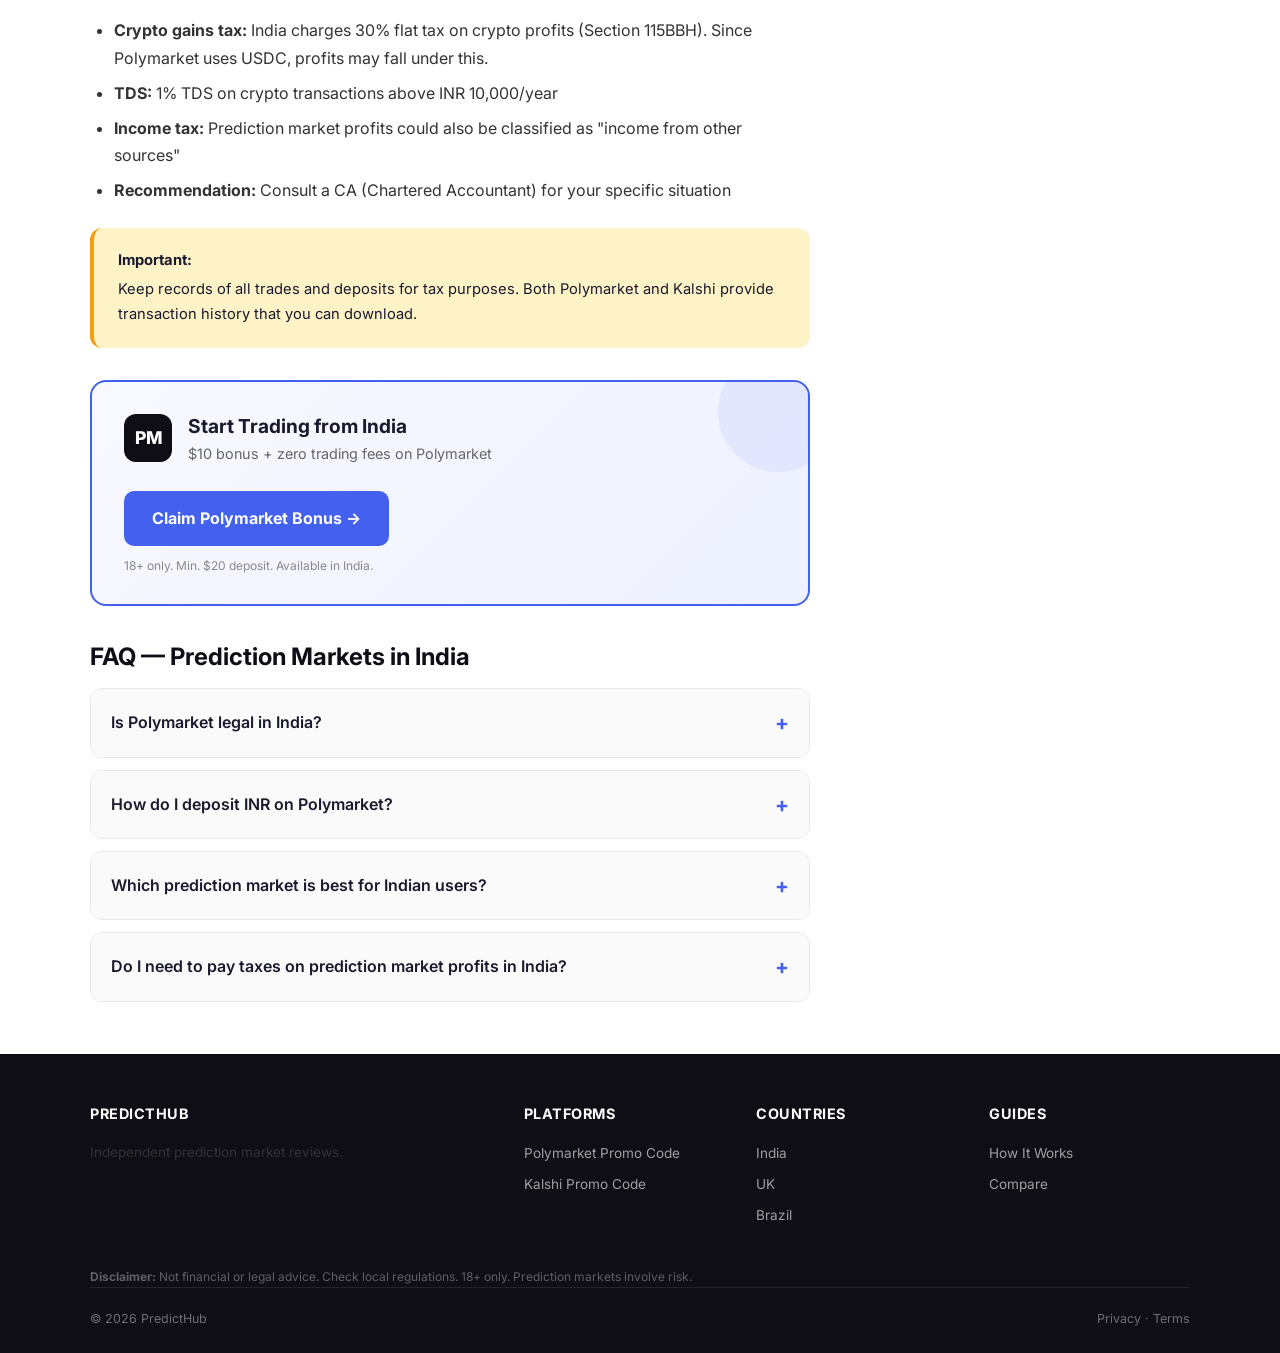
<file: site/countries/india.html>
<!DOCTYPE html>
<html lang="en">
<head>
  <meta charset="UTF-8">
  <meta name="viewport" content="width=device-width, initial-scale=1.0">
  <title>Prediction Markets in India 2026 — Polymarket & Kalshi Access Guide</title>
  <meta name="description" content="Can you use Polymarket and Kalshi in India? Complete 2026 guide to prediction markets in India. Legal status, how to sign up, deposit methods, and best platforms for Indian traders.">
  <meta name="keywords" content="polymarket india, kalshi india, prediction markets india, is polymarket legal in india, event trading india 2026">
  <link rel="canonical" href="https://yoursite.com/countries/india.html">
  <link rel="preconnect" href="https://fonts.googleapis.com">
  <link href="https://fonts.googleapis.com/css2?family=Inter:wght@400;500;600;700;800&display=swap" rel="stylesheet">
  <link rel="stylesheet" href="../css/style.css">
  <script type="application/ld+json">
  {
    "@context": "https://schema.org",
    "@type": "Article",
    "headline": "Prediction Markets in India 2026 — Complete Access Guide",
    "datePublished": "2026-01-20",
    "dateModified": "2026-03-24",
    "author": {"@type": "Organization", "name": "PredictHub"}
  }
  </script>
</head>
<body>

<header class="site-header">
  <div class="container header-inner">
    <a href="/" class="logo">Predict<span>Hub</span></a>
    <nav class="nav-links">
      <a href="/polymarket/">Polymarket</a>
      <a href="/kalshi/">Kalshi</a>
      <a href="/compare/polymarket-vs-kalshi.html">Compare</a>
      <a href="/countries/">Countries</a>
      <a href="/guides/">Guides</a>
      <a href="/polymarket/promo-code.html" class="nav-cta">Get Bonus &rarr;</a>
    </nav>
    <button class="mobile-toggle" aria-label="Menu">&#9776;</button>
  </div>
</header>

<div class="breadcrumbs">
  <div class="container">
    <a href="/">Home</a><span>&rsaquo;</span>
    <a href="/countries/">Countries</a><span>&rsaquo;</span>
    <strong>India</strong>
  </div>
</div>

<div class="container">
  <div class="content-wrap">
    <main class="main-content">

      <div class="article-meta">
        <span class="author">By PredictHub Team</span>
        <span>|</span>
        <span>Updated: March 24, 2026</span>
      </div>

      <h1 class="page-title">Prediction Markets in India 2026 — Complete Guide</h1>
      <p>India is the <strong>second-largest source of traffic</strong> for Polymarket globally. Here's everything Indian traders need to know about accessing prediction markets, including legal status, best platforms, and how to get started.</p>

      <div class="toc">
        <h4>In This Guide</h4>
        <ol>
          <li><a href="#legal">Legal Status in India</a></li>
          <li><a href="#platforms">Best Platforms for India</a></li>
          <li><a href="#how-to">How to Sign Up from India</a></li>
          <li><a href="#deposit">Deposit Methods for Indians</a></li>
          <li><a href="#tax">Tax Implications</a></li>
          <li><a href="#faq">FAQ</a></li>
        </ol>
      </div>

      <h2 id="legal">Is Prediction Market Trading Legal in India?</h2>
      <p>Prediction markets exist in a <strong>legal gray area</strong> in India. Key points:</p>
      <ul class="content-list">
        <li><strong>Polymarket:</strong> Available and accessible in India. Not explicitly blocked. India is Polymarket's second-largest market by traffic.</li>
        <li><strong>Kalshi:</strong> Announced India access as part of its global expansion in 2025. Available but with limited payment options.</li>
        <li><strong>Domestic platforms:</strong> India has its own prediction/opinion trading platforms like Probo and TradeX, which operate under the "game of skill" exemption.</li>
      </ul>

      <div class="info-box warning">
        <strong>Legal Note:</strong> India has no specific legislation governing international prediction markets. Trading on Polymarket/Kalshi is not explicitly prohibited, but also not explicitly regulated. Crypto regulations in India are evolving. Consult a local legal advisor for personal guidance.
      </div>

      <h2 id="platforms">Best Prediction Market Platforms for Indian Traders</h2>

      <div class="platform-card mb-3">
        <div class="platform-card-rank">1</div>
        <h3>Polymarket — Best Choice for India</h3>
        <div class="rating">&#9733;&#9733;&#9733;&#9733;&#9733; 4.9/5</div>
        <span class="tag">Available in India</span>
        <span class="tag">Zero Fees</span>
        <span class="tag">Crypto Deposit</span>
        <p class="mt-2">Polymarket is the top choice for Indian traders. Zero trading fees, massive market selection, and deposits via USDC on Polygon. India's large crypto-savvy population makes Polymarket a natural fit.</p>
        <ul class="content-list">
          <li><strong>Deposit:</strong> USDC via crypto exchanges (WazirX, CoinDCX, Binance)</li>
          <li><strong>KYC:</strong> International ID accepted (Aadhaar, passport)</li>
          <li><strong>Bonus:</strong> $10 with our referral link</li>
        </ul>
        <a href="/polymarket/promo-code.html" class="card-cta">Get $10 Bonus &rarr;</a>
      </div>

      <div class="platform-card mb-3">
        <div class="platform-card-rank">2</div>
        <h3>Kalshi — Alternative for India</h3>
        <div class="rating">&#9733;&#9733;&#9733;&#9733;&#9734; 4.3/5</div>
        <span class="tag">Available in India</span>
        <span class="tag">CFTC Regulated</span>
        <p class="mt-2">Kalshi expanded to India as part of its global launch. However, deposit options may be more limited for Indian users compared to US residents.</p>
        <ul class="content-list">
          <li><strong>Deposit:</strong> International card/bank transfer (check availability)</li>
          <li><strong>KYC:</strong> Passport required</li>
          <li><strong>Bonus:</strong> $10 with promo code</li>
        </ul>
        <a href="/kalshi/promo-code.html" class="card-cta">Get Kalshi Bonus &rarr;</a>
      </div>

      <h2 id="how-to">How to Sign Up from India — Step by Step</h2>
      <h3>For Polymarket (Recommended):</h3>
      <ol class="content-list">
        <li><strong>Get USDC:</strong> Buy USDC on an Indian crypto exchange (WazirX, CoinDCX, or Binance) using INR via UPI or bank transfer</li>
        <li><strong>Click our referral link</strong> to go to Polymarket</li>
        <li><strong>Create account</strong> using email or connect your crypto wallet</li>
        <li><strong>Complete KYC</strong> with your passport or Aadhaar card</li>
        <li><strong>Transfer USDC</strong> from your exchange to your Polymarket wallet (Polygon network)</li>
        <li><strong>Start trading</strong> — browse markets and place your first trade</li>
      </ol>

      <div class="info-box tip">
        <strong>Pro Tip for Indian Users:</strong> Use Polygon network for transfers — gas fees are under $0.01. Avoid Ethereum mainnet which charges $5-20+ per transaction. Most Indian exchanges support Polygon USDC withdrawals.
      </div>

      <h2 id="deposit">Deposit Methods for Indian Traders</h2>
      <table class="comparison-table">
        <thead><tr><th>Method</th><th>For Polymarket</th><th>For Kalshi</th></tr></thead>
        <tbody>
          <tr><td>UPI → Crypto → USDC</td><td><span class="check">&#10003;</span> Best method</td><td><span class="cross">&#10007;</span></td></tr>
          <tr><td>Bank transfer → Crypto</td><td><span class="check">&#10003;</span></td><td><span class="cross">&#10007;</span></td></tr>
          <tr><td>International debit card</td><td><span class="check">&#10003;</span> Via on-ramp</td><td><span class="check">&#10003;</span> Check limits</td></tr>
          <tr><td>Credit card (Visa/MC)</td><td><span class="check">&#10003;</span> Via on-ramp</td><td>Limited</td></tr>
        </tbody>
      </table>

      <h2 id="tax">Tax Implications for Indian Traders</h2>
      <p>Prediction market earnings may be subject to Indian tax laws:</p>
      <ul class="content-list">
        <li><strong>Crypto gains tax:</strong> India charges 30% flat tax on crypto profits (Section 115BBH). Since Polymarket uses USDC, profits may fall under this.</li>
        <li><strong>TDS:</strong> 1% TDS on crypto transactions above INR 10,000/year</li>
        <li><strong>Income tax:</strong> Prediction market profits could also be classified as "income from other sources"</li>
        <li><strong>Recommendation:</strong> Consult a CA (Chartered Accountant) for your specific situation</li>
      </ul>

      <div class="info-box warning">
        <strong>Important:</strong> Keep records of all trades and deposits for tax purposes. Both Polymarket and Kalshi provide transaction history that you can download.
      </div>

      <!-- PROMO -->
      <div class="promo-box">
        <div class="promo-box-header">
          <div class="promo-box-logo">PM</div>
          <div>
            <div class="promo-box-title">Start Trading from India</div>
            <div class="promo-box-subtitle">$10 bonus + zero trading fees on Polymarket</div>
          </div>
        </div>
        <a href="/polymarket/promo-code.html" class="promo-cta">Claim Polymarket Bonus &rarr;</a>
        <div class="promo-terms">18+ only. Min. $20 deposit. Available in India.</div>
      </div>

      <!-- FAQ -->
      <h2 id="faq">FAQ — Prediction Markets in India</h2>

      <div class="faq-item">
        <div class="faq-q">Is Polymarket legal in India?</div>
        <div class="faq-a"><p>Polymarket is accessible and not blocked in India. There is no specific Indian law prohibiting the use of international prediction markets. India is Polymarket's second-largest market by traffic. However, the regulatory landscape is evolving.</p></div>
      </div>

      <div class="faq-item">
        <div class="faq-q">How do I deposit INR on Polymarket?</div>
        <div class="faq-a"><p>Polymarket accepts USDC (crypto). Buy USDC on an Indian exchange like WazirX or CoinDCX using UPI/bank transfer, then transfer USDC to your Polymarket wallet via Polygon network. Alternatively, use Polymarket's built-in card on-ramp with a Visa/Mastercard.</p></div>
      </div>

      <div class="faq-item">
        <div class="faq-q">Which prediction market is best for Indian users?</div>
        <div class="faq-a"><p>Polymarket is the best choice for Indian traders due to zero fees, wide market selection, and easy crypto deposits. India also has domestic platforms like Probo for INR-based trading.</p></div>
      </div>

      <div class="faq-item">
        <div class="faq-q">Do I need to pay taxes on prediction market profits in India?</div>
        <div class="faq-a"><p>Likely yes. Crypto profits in India are taxed at 30% flat rate. Prediction market earnings through Polymarket (which uses USDC) would fall under crypto taxation. Consult a Chartered Accountant for advice specific to your situation.</p></div>
      </div>

    </main>

    <aside class="sidebar">
      <div class="sidebar-cta">
        <h4>Polymarket $10 Bonus</h4>
        <p>Best platform for Indian traders. Zero fees.</p>
        <a href="/polymarket/promo-code.html">Claim Bonus &rarr;</a>
      </div>

      <div class="sidebar-box">
        <h4>Other Countries</h4>
        <ul>
          <li><a href="/countries/uk.html">&#8594; United Kingdom</a></li>
          <li><a href="/countries/brazil.html">&#8594; Brazil</a></li>
          <li><a href="/countries/canada.html">&#8594; Canada</a></li>
          <li><a href="/countries/nigeria.html">&#8594; Nigeria</a></li>
          <li><a href="/countries/mexico.html">&#8594; Mexico</a></li>
        </ul>
      </div>

      <div class="sidebar-box">
        <h4>Popular Guides</h4>
        <ul>
          <li><a href="/guides/how-prediction-markets-work.html">&#8594; How It Works</a></li>
          <li><a href="/compare/polymarket-vs-kalshi.html">&#8594; Polymarket vs Kalshi</a></li>
          <li><a href="/guides/beginners-guide.html">&#8594; Beginner's Guide</a></li>
        </ul>
      </div>
    </aside>
  </div>
</div>

<footer class="site-footer">
  <div class="container">
    <div class="footer-grid">
      <div class="footer-col"><h5>PredictHub</h5><p>Independent prediction market reviews.</p></div>
      <div class="footer-col"><h5>Platforms</h5><a href="/polymarket/promo-code.html">Polymarket Promo Code</a><a href="/kalshi/promo-code.html">Kalshi Promo Code</a></div>
      <div class="footer-col"><h5>Countries</h5><a href="/countries/india.html">India</a><a href="/countries/uk.html">UK</a><a href="/countries/brazil.html">Brazil</a></div>
      <div class="footer-col"><h5>Guides</h5><a href="/guides/how-prediction-markets-work.html">How It Works</a><a href="/compare/polymarket-vs-kalshi.html">Compare</a></div>
    </div>
    <div class="footer-disclaimer"><strong>Disclaimer:</strong> Not financial or legal advice. Check local regulations. 18+ only. Prediction markets involve risk.</div>
    <div class="footer-bottom"><span>&copy; 2026 PredictHub</span><span><a href="/privacy.html" style="color:#ffffff66">Privacy</a> &middot; <a href="/terms.html" style="color:#ffffff66">Terms</a></span></div>
  </div>
</footer>
<script src="../js/main.js"></script>
</body>
</html>
</file>
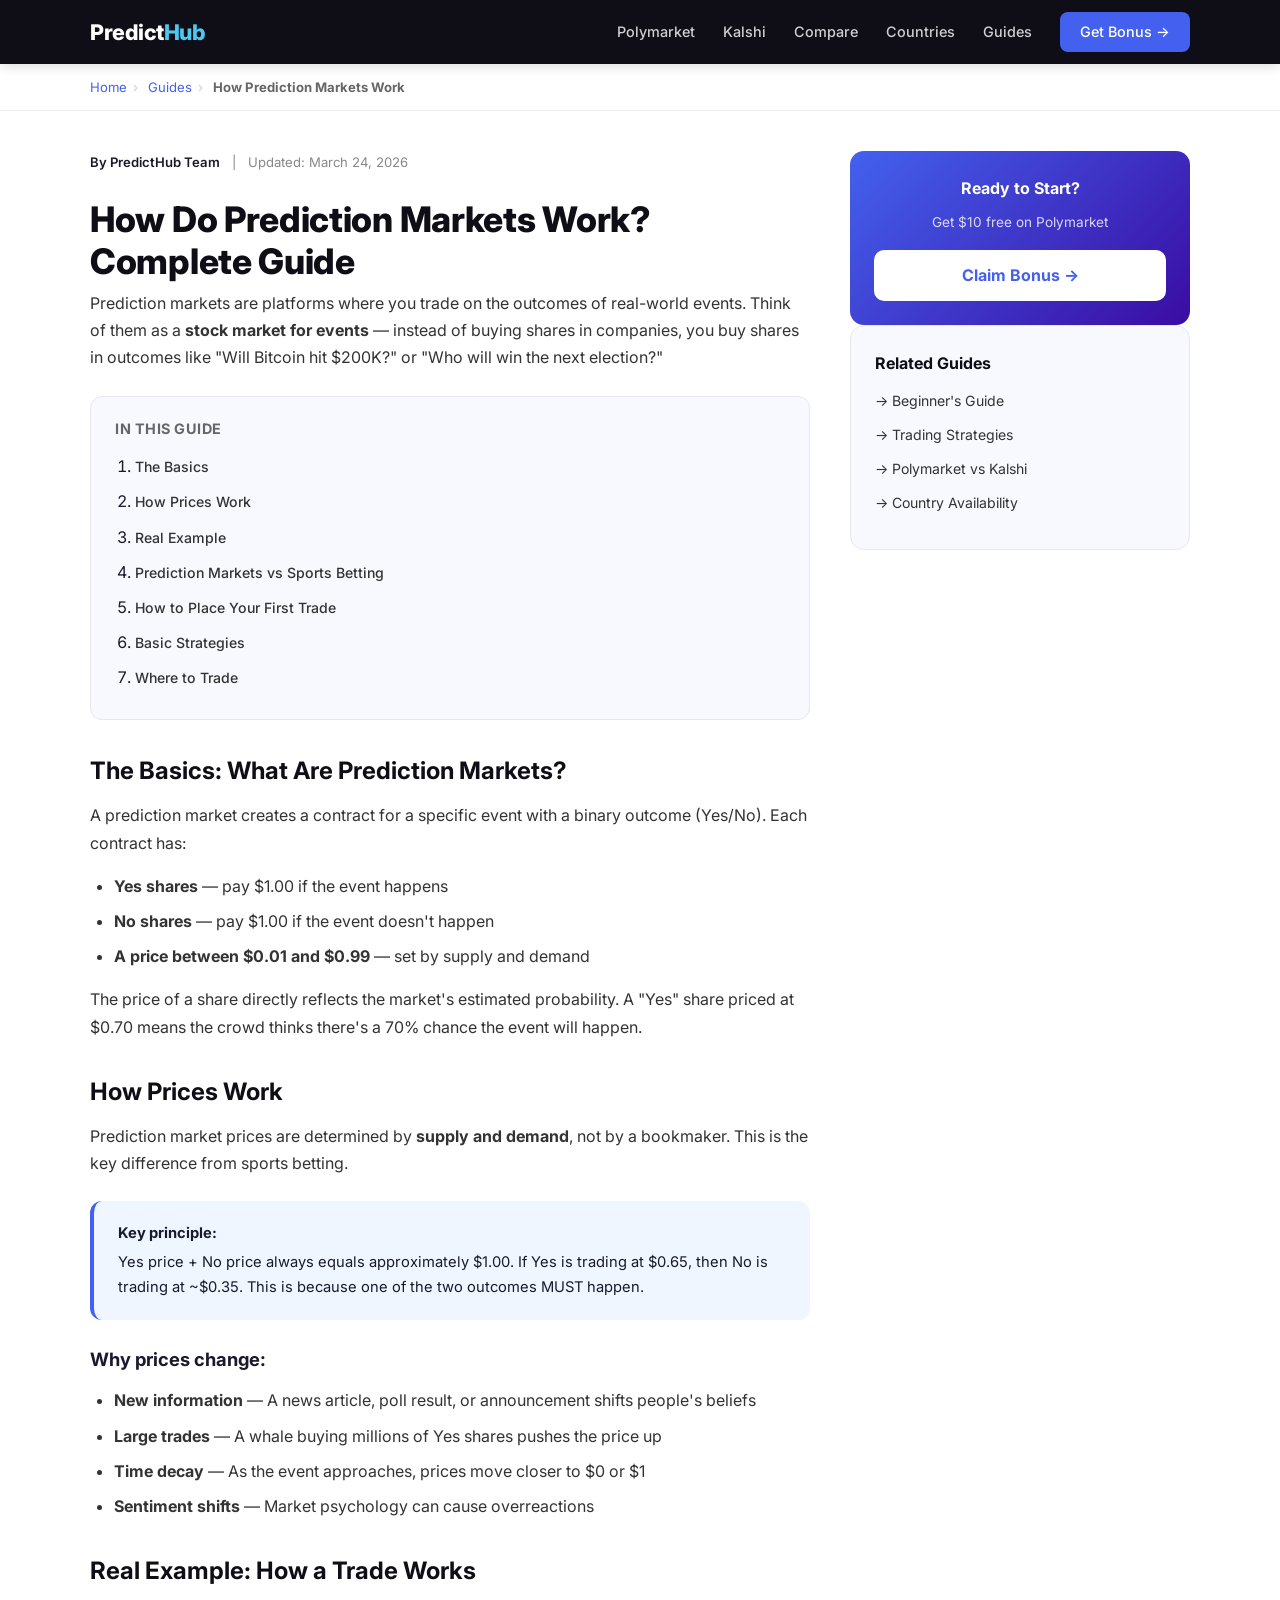
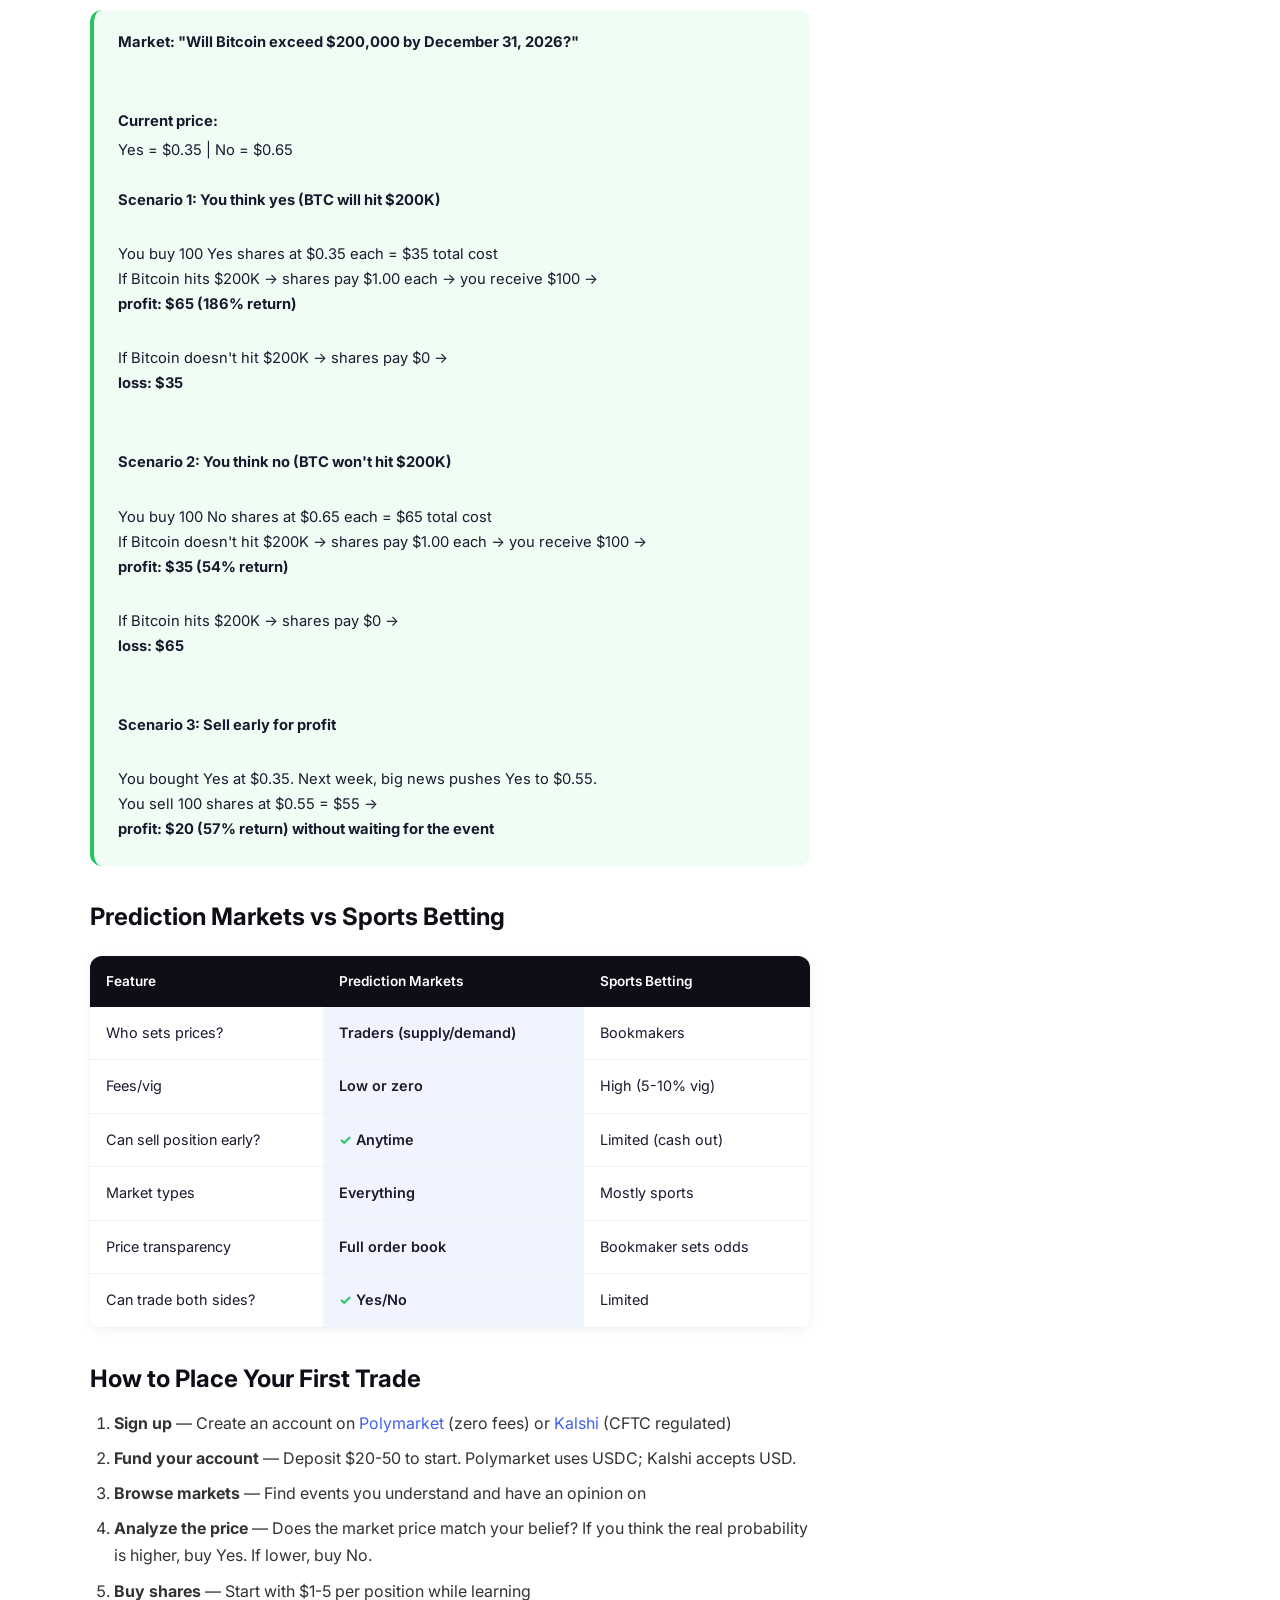
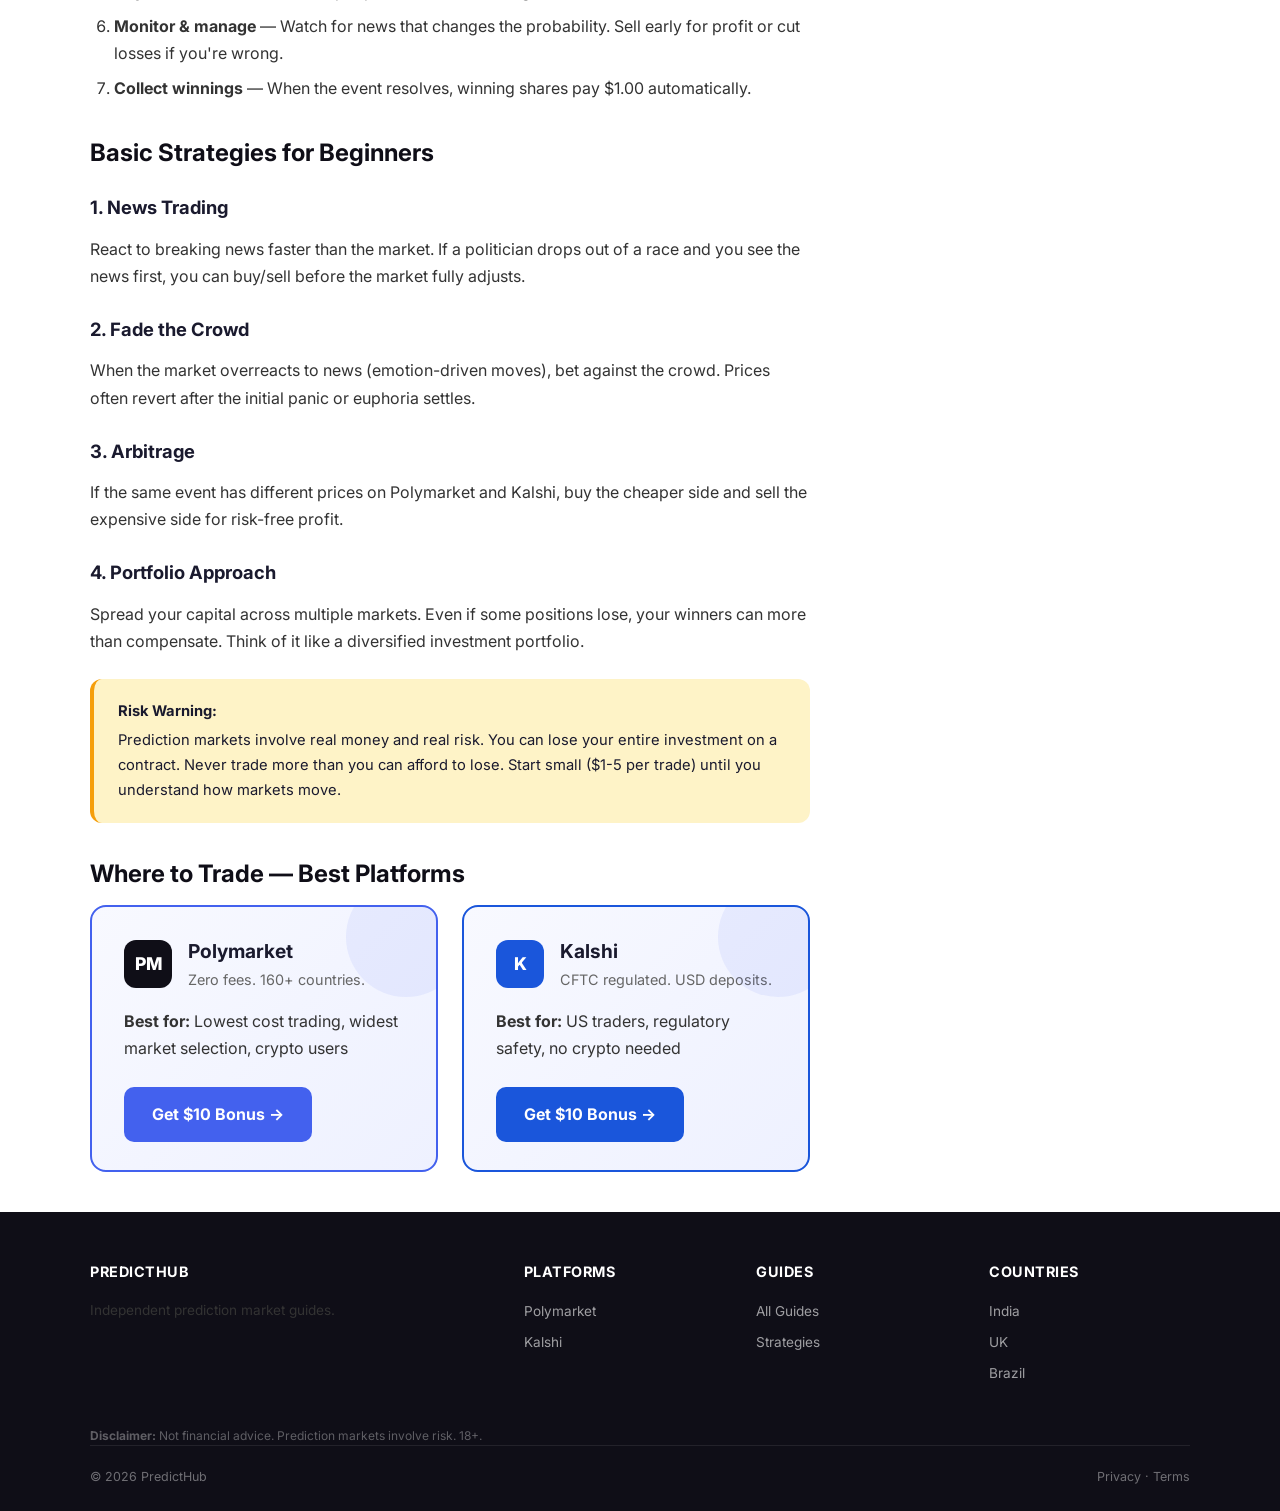
<file: site/guides/how-prediction-markets-work.html>
<!DOCTYPE html>
<html lang="en">
<head>
  <meta charset="UTF-8">
  <meta name="viewport" content="width=device-width, initial-scale=1.0">
  <title>How Do Prediction Markets Work? Complete Guide 2026</title>
  <meta name="description" content="Learn how prediction markets work in simple terms. Understand how to buy/sell shares, how prices reflect probabilities, and how to make money trading events on Polymarket and Kalshi.">
  <meta name="keywords" content="how do prediction markets work, prediction markets explained, what are prediction markets, event trading guide 2026">
  <link rel="canonical" href="https://yoursite.com/guides/how-prediction-markets-work.html">
  <link rel="preconnect" href="https://fonts.googleapis.com">
  <link href="https://fonts.googleapis.com/css2?family=Inter:wght@400;500;600;700;800&display=swap" rel="stylesheet">
  <link rel="stylesheet" href="../css/style.css">
  <script type="application/ld+json">
  {
    "@context": "https://schema.org",
    "@type": "HowTo",
    "name": "How to Trade on Prediction Markets",
    "description": "Step-by-step guide to trading on prediction markets like Polymarket and Kalshi",
    "step": [
      {"@type": "HowToStep", "name": "Choose a platform", "text": "Sign up for Polymarket or Kalshi and complete verification"},
      {"@type": "HowToStep", "name": "Fund your account", "text": "Deposit USDC (Polymarket) or USD (Kalshi)"},
      {"@type": "HowToStep", "name": "Browse markets", "text": "Find events you have knowledge about"},
      {"@type": "HowToStep", "name": "Buy shares", "text": "Buy Yes or No shares at the current market price"},
      {"@type": "HowToStep", "name": "Collect winnings", "text": "If your prediction is correct, shares pay out $1.00 each"}
    ]
  }
  </script>
</head>
<body>

<header class="site-header">
  <div class="container header-inner">
    <a href="/" class="logo">Predict<span>Hub</span></a>
    <nav class="nav-links">
      <a href="/polymarket/">Polymarket</a>
      <a href="/kalshi/">Kalshi</a>
      <a href="/compare/polymarket-vs-kalshi.html">Compare</a>
      <a href="/countries/">Countries</a>
      <a href="/guides/">Guides</a>
      <a href="/polymarket/promo-code.html" class="nav-cta">Get Bonus &rarr;</a>
    </nav>
    <button class="mobile-toggle" aria-label="Menu">&#9776;</button>
  </div>
</header>

<div class="breadcrumbs">
  <div class="container">
    <a href="/">Home</a><span>&rsaquo;</span>
    <a href="/guides/">Guides</a><span>&rsaquo;</span>
    <strong>How Prediction Markets Work</strong>
  </div>
</div>

<div class="container">
  <div class="content-wrap">
    <main class="main-content">

      <div class="article-meta">
        <span class="author">By PredictHub Team</span><span>|</span><span>Updated: March 24, 2026</span>
      </div>

      <h1 class="page-title">How Do Prediction Markets Work? Complete Guide</h1>
      <p>Prediction markets are platforms where you trade on the outcomes of real-world events. Think of them as a <strong>stock market for events</strong> — instead of buying shares in companies, you buy shares in outcomes like "Will Bitcoin hit $200K?" or "Who will win the next election?"</p>

      <div class="toc">
        <h4>In This Guide</h4>
        <ol>
          <li><a href="#basics">The Basics</a></li>
          <li><a href="#how-prices-work">How Prices Work</a></li>
          <li><a href="#example">Real Example</a></li>
          <li><a href="#vs-betting">Prediction Markets vs Sports Betting</a></li>
          <li><a href="#how-to-trade">How to Place Your First Trade</a></li>
          <li><a href="#strategies">Basic Strategies</a></li>
          <li><a href="#platforms">Where to Trade</a></li>
        </ol>
      </div>

      <h2 id="basics">The Basics: What Are Prediction Markets?</h2>
      <p>A prediction market creates a contract for a specific event with a binary outcome (Yes/No). Each contract has:</p>
      <ul class="content-list">
        <li><strong>Yes shares</strong> — pay $1.00 if the event happens</li>
        <li><strong>No shares</strong> — pay $1.00 if the event doesn't happen</li>
        <li><strong>A price between $0.01 and $0.99</strong> — set by supply and demand</li>
      </ul>
      <p>The price of a share directly reflects the market's estimated probability. A "Yes" share priced at $0.70 means the crowd thinks there's a 70% chance the event will happen.</p>

      <h2 id="how-prices-work">How Prices Work</h2>
      <p>Prediction market prices are determined by <strong>supply and demand</strong>, not by a bookmaker. This is the key difference from sports betting.</p>

      <div class="info-box info">
        <strong>Key principle:</strong> Yes price + No price always equals approximately $1.00. If Yes is trading at $0.65, then No is trading at ~$0.35. This is because one of the two outcomes MUST happen.
      </div>

      <h3>Why prices change:</h3>
      <ul class="content-list">
        <li><strong>New information</strong> — A news article, poll result, or announcement shifts people's beliefs</li>
        <li><strong>Large trades</strong> — A whale buying millions of Yes shares pushes the price up</li>
        <li><strong>Time decay</strong> — As the event approaches, prices move closer to $0 or $1</li>
        <li><strong>Sentiment shifts</strong> — Market psychology can cause overreactions</li>
      </ul>

      <h2 id="example">Real Example: How a Trade Works</h2>
      <div class="info-box tip">
        <strong>Market: "Will Bitcoin exceed $200,000 by December 31, 2026?"</strong>
        <br><br>
        <strong>Current price:</strong> Yes = $0.35 | No = $0.65
        <br><br>
        <strong>Scenario 1: You think yes (BTC will hit $200K)</strong>
        <br>You buy 100 Yes shares at $0.35 each = $35 total cost
        <br>If Bitcoin hits $200K → shares pay $1.00 each → you receive $100 → <strong>profit: $65 (186% return)</strong>
        <br>If Bitcoin doesn't hit $200K → shares pay $0 → <strong>loss: $35</strong>
        <br><br>
        <strong>Scenario 2: You think no (BTC won't hit $200K)</strong>
        <br>You buy 100 No shares at $0.65 each = $65 total cost
        <br>If Bitcoin doesn't hit $200K → shares pay $1.00 each → you receive $100 → <strong>profit: $35 (54% return)</strong>
        <br>If Bitcoin hits $200K → shares pay $0 → <strong>loss: $65</strong>
        <br><br>
        <strong>Scenario 3: Sell early for profit</strong>
        <br>You bought Yes at $0.35. Next week, big news pushes Yes to $0.55.
        <br>You sell 100 shares at $0.55 = $55 → <strong>profit: $20 (57% return) without waiting for the event</strong>
      </div>

      <h2 id="vs-betting">Prediction Markets vs Sports Betting</h2>
      <table class="comparison-table">
        <thead><tr><th>Feature</th><th>Prediction Markets</th><th>Sports Betting</th></tr></thead>
        <tbody>
          <tr><td>Who sets prices?</td><td class="highlight">Traders (supply/demand)</td><td>Bookmakers</td></tr>
          <tr><td>Fees/vig</td><td class="highlight">Low or zero</td><td>High (5-10% vig)</td></tr>
          <tr><td>Can sell position early?</td><td class="highlight"><span class="check">&#10003;</span> Anytime</td><td>Limited (cash out)</td></tr>
          <tr><td>Market types</td><td class="highlight">Everything</td><td>Mostly sports</td></tr>
          <tr><td>Price transparency</td><td class="highlight">Full order book</td><td>Bookmaker sets odds</td></tr>
          <tr><td>Can trade both sides?</td><td class="highlight"><span class="check">&#10003;</span> Yes/No</td><td>Limited</td></tr>
        </tbody>
      </table>

      <h2 id="how-to-trade">How to Place Your First Trade</h2>
      <ol class="content-list">
        <li><strong>Sign up</strong> — Create an account on <a href="/polymarket/promo-code.html">Polymarket</a> (zero fees) or <a href="/kalshi/promo-code.html">Kalshi</a> (CFTC regulated)</li>
        <li><strong>Fund your account</strong> — Deposit $20-50 to start. Polymarket uses USDC; Kalshi accepts USD.</li>
        <li><strong>Browse markets</strong> — Find events you understand and have an opinion on</li>
        <li><strong>Analyze the price</strong> — Does the market price match your belief? If you think the real probability is higher, buy Yes. If lower, buy No.</li>
        <li><strong>Buy shares</strong> — Start with $1-5 per position while learning</li>
        <li><strong>Monitor & manage</strong> — Watch for news that changes the probability. Sell early for profit or cut losses if you're wrong.</li>
        <li><strong>Collect winnings</strong> — When the event resolves, winning shares pay $1.00 automatically.</li>
      </ol>

      <h2 id="strategies">Basic Strategies for Beginners</h2>

      <h3>1. News Trading</h3>
      <p>React to breaking news faster than the market. If a politician drops out of a race and you see the news first, you can buy/sell before the market fully adjusts.</p>

      <h3>2. Fade the Crowd</h3>
      <p>When the market overreacts to news (emotion-driven moves), bet against the crowd. Prices often revert after the initial panic or euphoria settles.</p>

      <h3>3. Arbitrage</h3>
      <p>If the same event has different prices on Polymarket and Kalshi, buy the cheaper side and sell the expensive side for risk-free profit.</p>

      <h3>4. Portfolio Approach</h3>
      <p>Spread your capital across multiple markets. Even if some positions lose, your winners can more than compensate. Think of it like a diversified investment portfolio.</p>

      <div class="info-box warning">
        <strong>Risk Warning:</strong> Prediction markets involve real money and real risk. You can lose your entire investment on a contract. Never trade more than you can afford to lose. Start small ($1-5 per trade) until you understand how markets move.
      </div>

      <h2 id="platforms">Where to Trade — Best Platforms</h2>

      <div class="grid-2">
        <div class="promo-box" style="margin:0">
          <div class="promo-box-header">
            <div class="promo-box-logo">PM</div>
            <div>
              <div class="promo-box-title">Polymarket</div>
              <div class="promo-box-subtitle">Zero fees. 160+ countries.</div>
            </div>
          </div>
          <p><strong>Best for:</strong> Lowest cost trading, widest market selection, crypto users</p>
          <a href="/polymarket/promo-code.html" class="promo-cta">Get $10 Bonus &rarr;</a>
        </div>
        <div class="promo-box" style="margin:0;border-color:#1a56db">
          <div class="promo-box-header">
            <div class="promo-box-logo" style="background:#1a56db">K</div>
            <div>
              <div class="promo-box-title">Kalshi</div>
              <div class="promo-box-subtitle">CFTC regulated. USD deposits.</div>
            </div>
          </div>
          <p><strong>Best for:</strong> US traders, regulatory safety, no crypto needed</p>
          <a href="/kalshi/promo-code.html" class="promo-cta" style="background:#1a56db">Get $10 Bonus &rarr;</a>
        </div>
      </div>

    </main>

    <aside class="sidebar">
      <div class="sidebar-cta">
        <h4>Ready to Start?</h4>
        <p>Get $10 free on Polymarket</p>
        <a href="/polymarket/promo-code.html">Claim Bonus &rarr;</a>
      </div>
      <div class="sidebar-box">
        <h4>Related Guides</h4>
        <ul>
          <li><a href="/guides/beginners-guide.html">&#8594; Beginner's Guide</a></li>
          <li><a href="/guides/strategies.html">&#8594; Trading Strategies</a></li>
          <li><a href="/compare/polymarket-vs-kalshi.html">&#8594; Polymarket vs Kalshi</a></li>
          <li><a href="/countries/">&#8594; Country Availability</a></li>
        </ul>
      </div>
    </aside>
  </div>
</div>

<footer class="site-footer">
  <div class="container">
    <div class="footer-grid">
      <div class="footer-col"><h5>PredictHub</h5><p>Independent prediction market guides.</p></div>
      <div class="footer-col"><h5>Platforms</h5><a href="/polymarket/promo-code.html">Polymarket</a><a href="/kalshi/promo-code.html">Kalshi</a></div>
      <div class="footer-col"><h5>Guides</h5><a href="/guides/">All Guides</a><a href="/guides/strategies.html">Strategies</a></div>
      <div class="footer-col"><h5>Countries</h5><a href="/countries/india.html">India</a><a href="/countries/uk.html">UK</a><a href="/countries/brazil.html">Brazil</a></div>
    </div>
    <div class="footer-disclaimer"><strong>Disclaimer:</strong> Not financial advice. Prediction markets involve risk. 18+.</div>
    <div class="footer-bottom"><span>&copy; 2026 PredictHub</span><span><a href="/privacy.html" style="color:#ffffff66">Privacy</a> &middot; <a href="/terms.html" style="color:#ffffff66">Terms</a></span></div>
  </div>
</footer>
<script src="../js/main.js"></script>
</body>
</html>
</file>
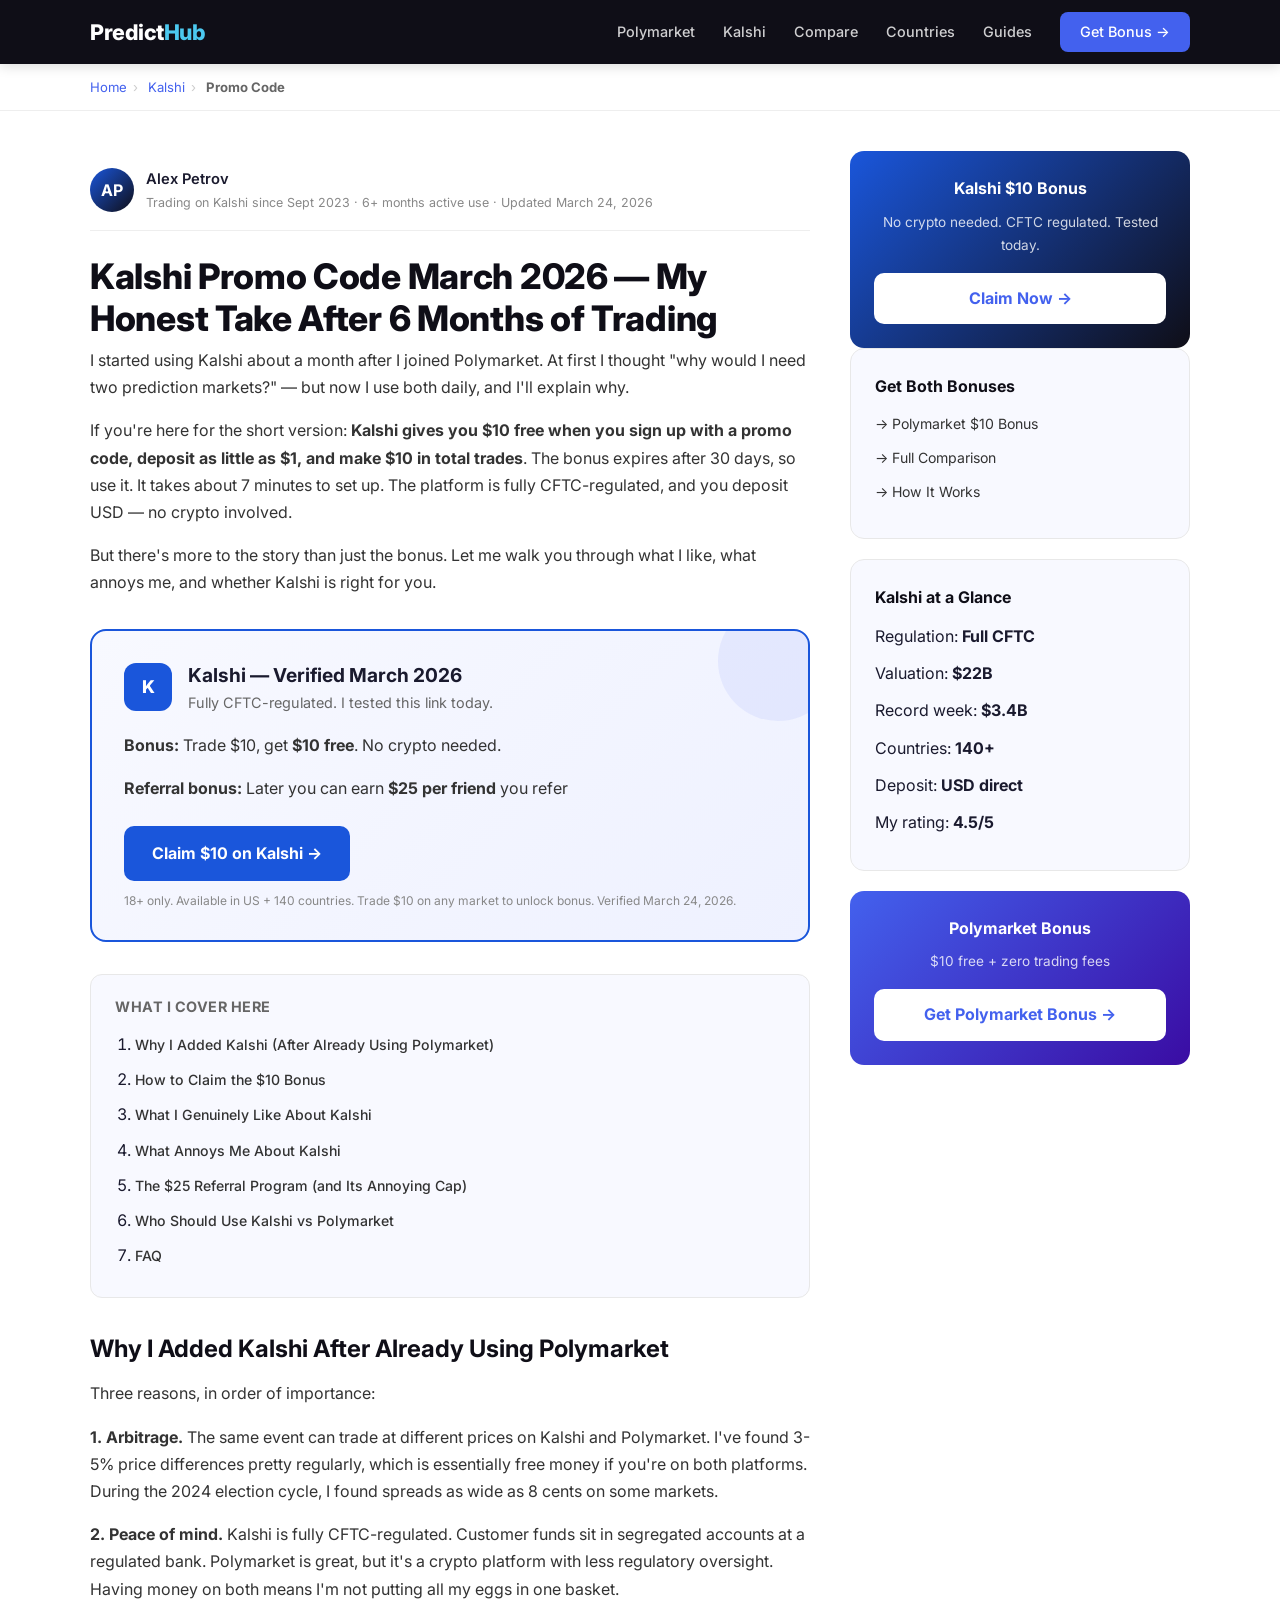
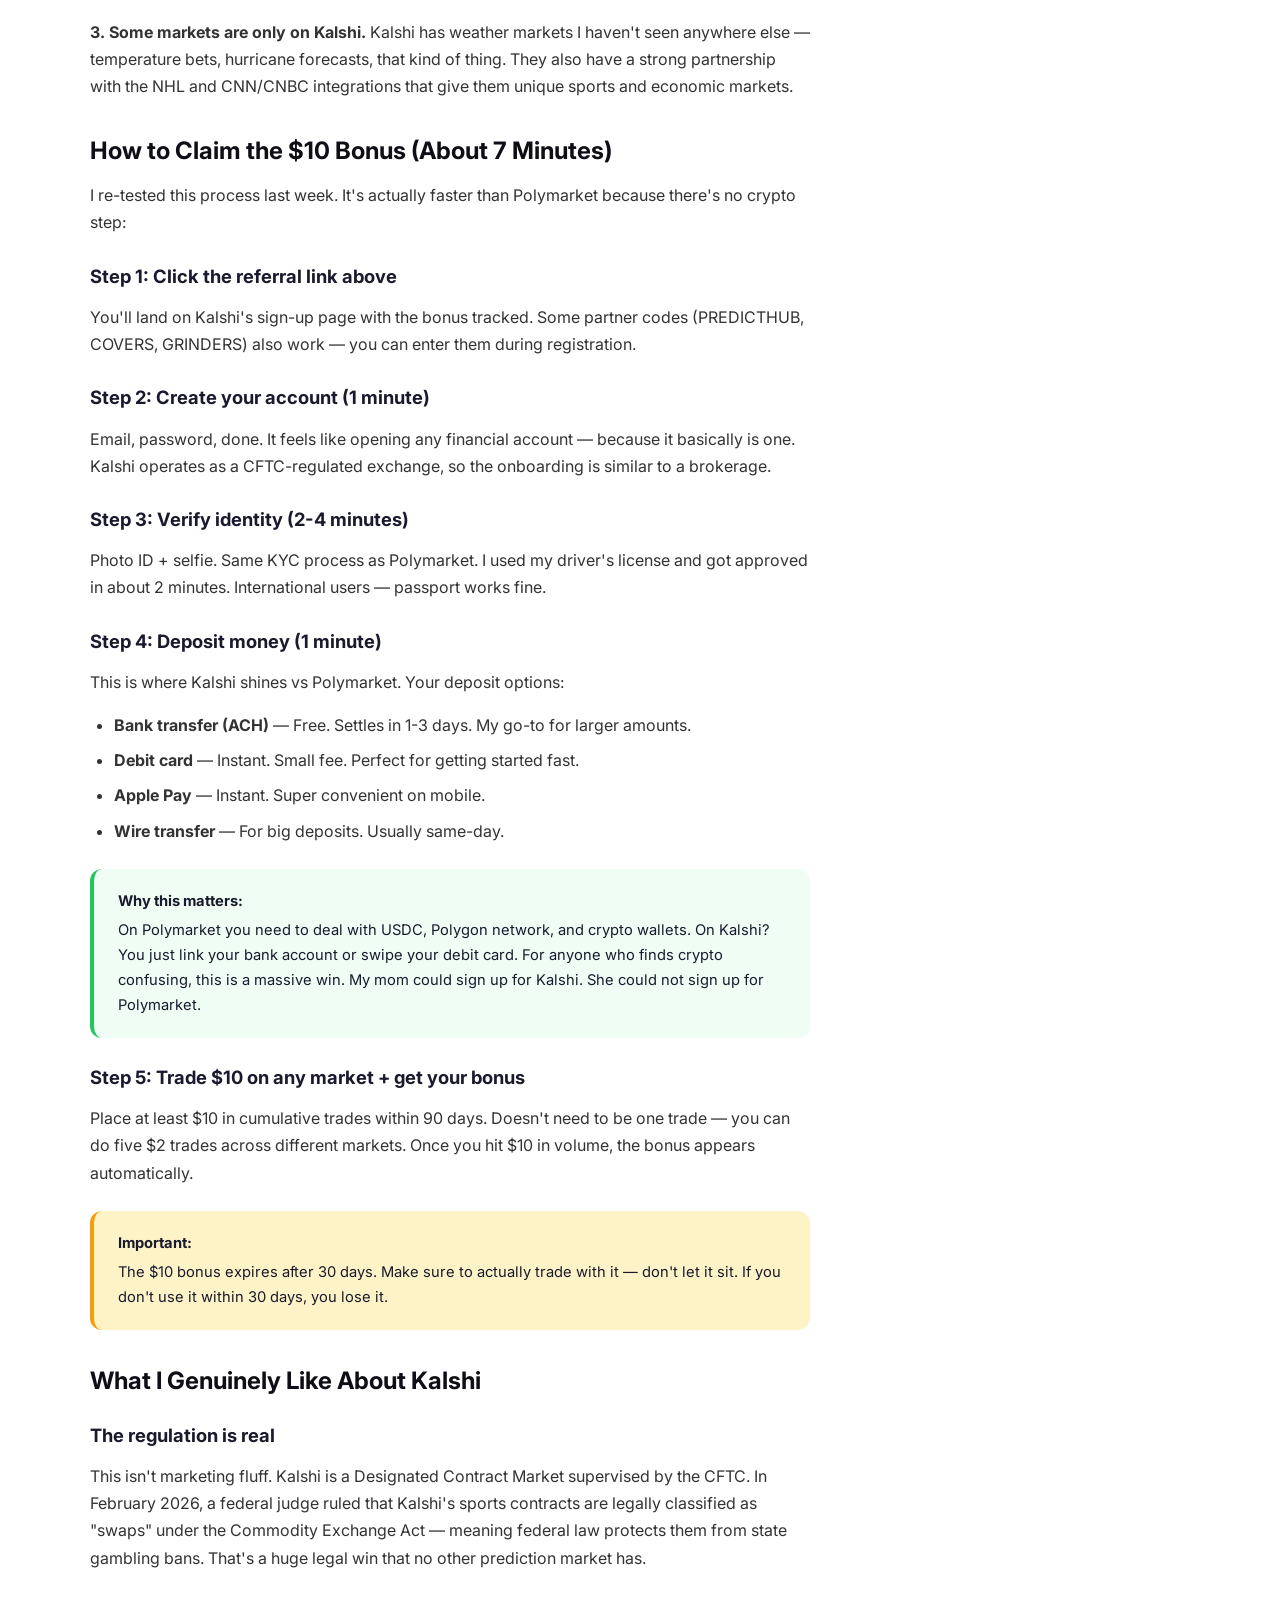
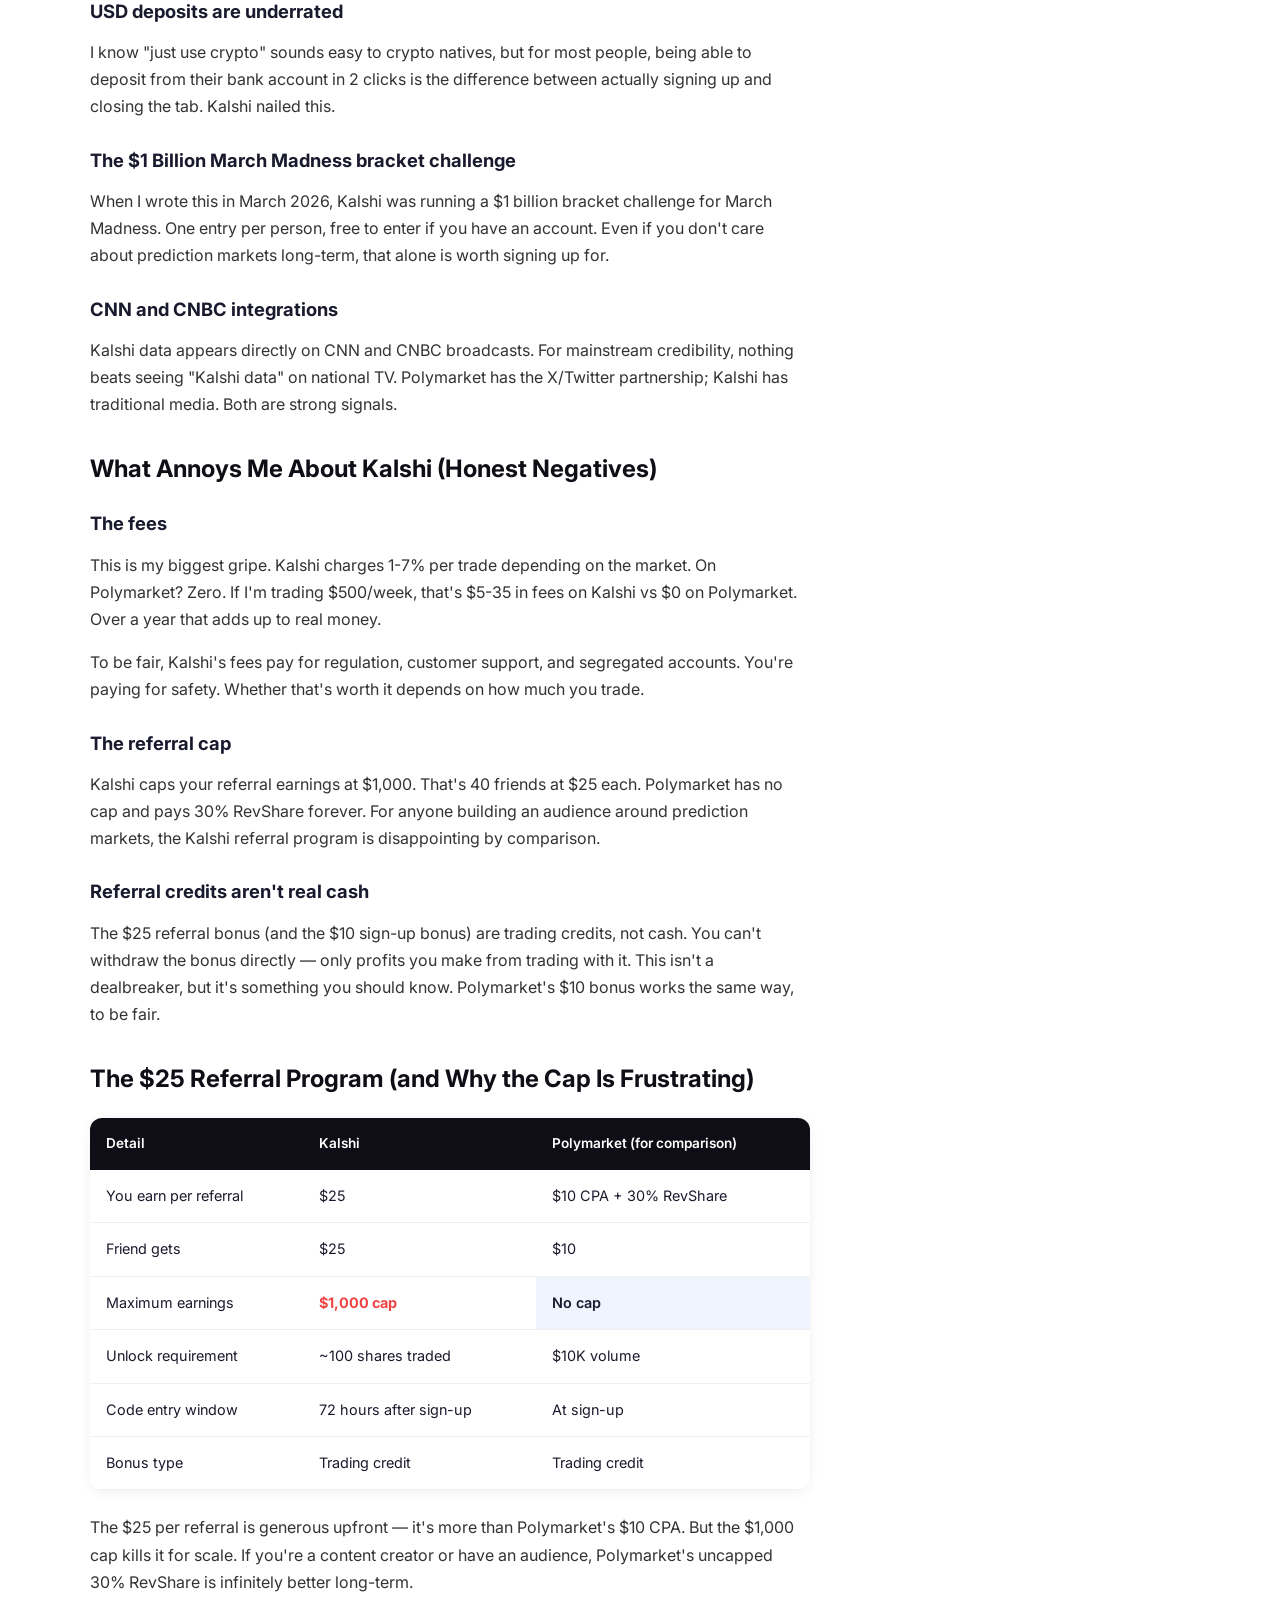
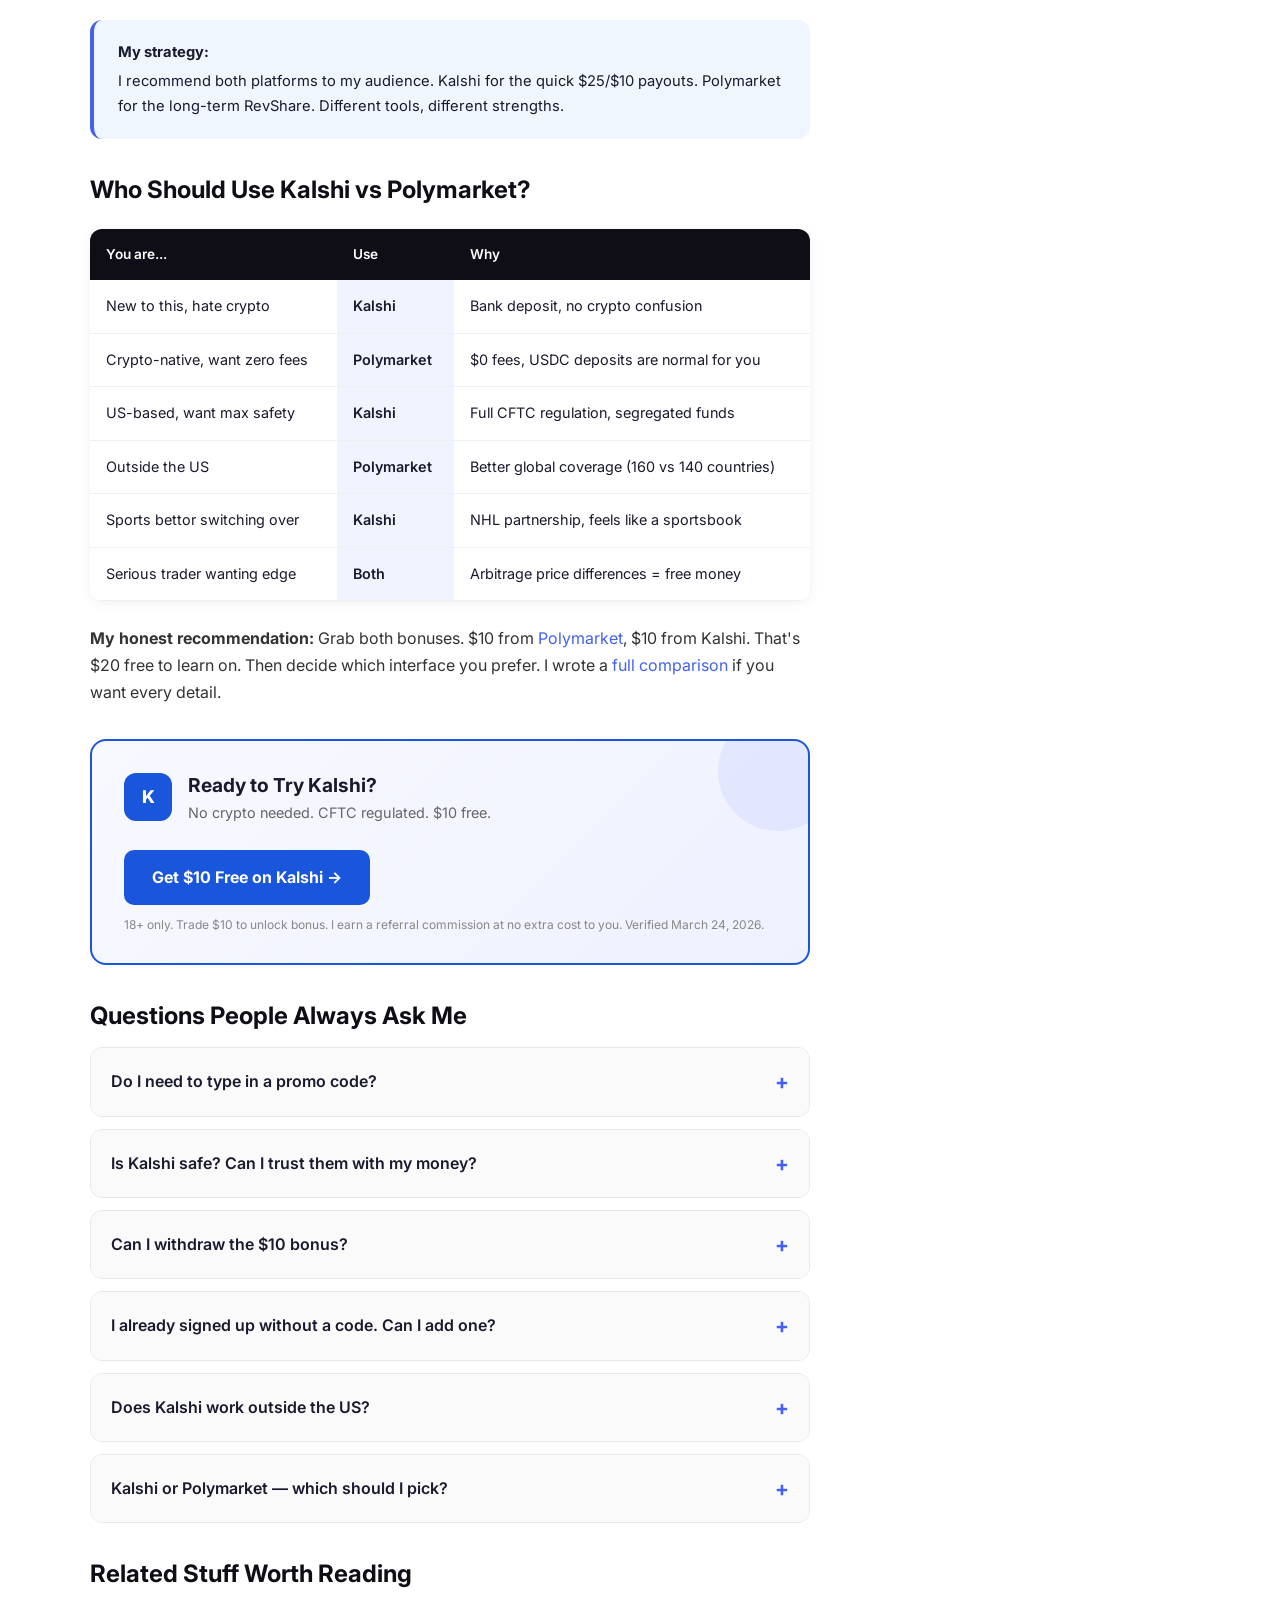
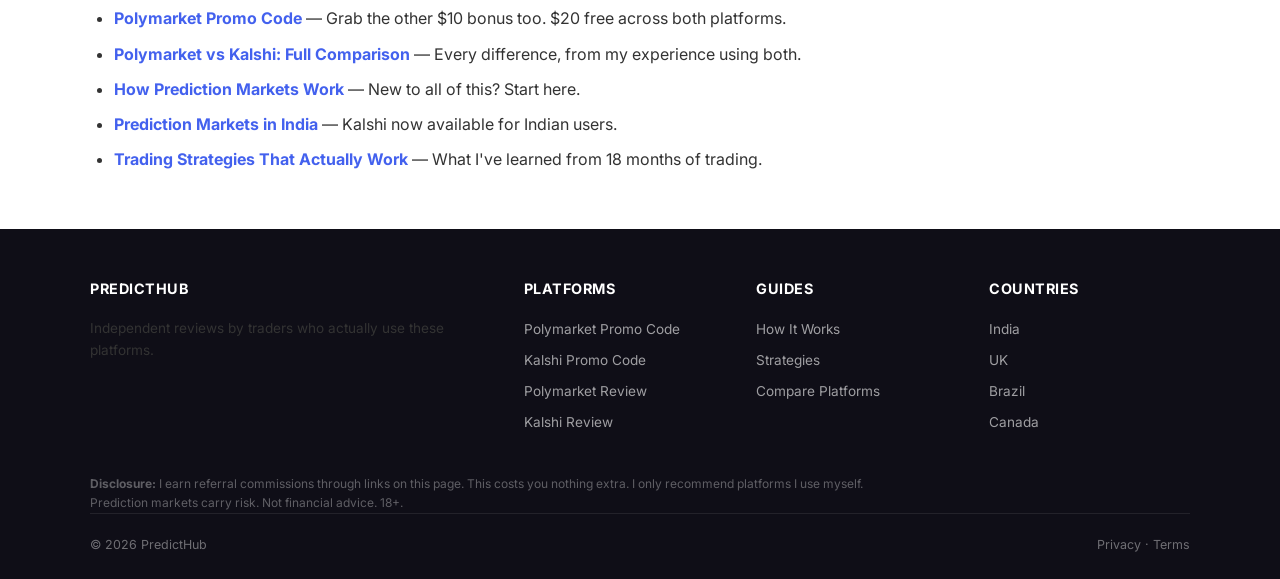
<file: site/kalshi/promo-code.html>
<!DOCTYPE html>
<html lang="en">
<head>
  <meta charset="UTF-8">
  <meta name="viewport" content="width=device-width, initial-scale=1.0">
  <title>Kalshi Promo Code March 2026 — I Tested It, Here's the Real $10 Bonus</title>
  <meta name="description" content="I signed up for Kalshi, tested the promo code, and traded for 6 months. Here's what the $10 bonus actually looks like, how the referral works, and my honest Kalshi review.">
  <meta name="keywords" content="kalshi promo code, kalshi referral code, kalshi bonus, kalshi sign up bonus 2026, kalshi prediction market">
  <link rel="canonical" href="https://yoursite.com/kalshi/promo-code.html">
  <meta property="og:title" content="Kalshi Promo Code 2026 — Tested & Honest Review">
  <meta property="og:description" content="I tested the Kalshi promo code and traded for 6 months. Here's what you really get.">
  <meta property="og:type" content="article">
  <meta property="article:author" content="Alex Petrov">
  <meta property="article:modified_time" content="2026-03-24">
  <link rel="preconnect" href="https://fonts.googleapis.com">
  <link href="https://fonts.googleapis.com/css2?family=Inter:wght@400;500;600;700;800&display=swap" rel="stylesheet">
  <link rel="stylesheet" href="../css/style.css">

  <script type="application/ld+json">
  {
    "@context": "https://schema.org",
    "@type": "Article",
    "headline": "Kalshi Promo Code March 2026 — Tested & Honest Review",
    "datePublished": "2025-09-22",
    "dateModified": "2026-03-24",
    "author": {
      "@type": "Person",
      "name": "Alex Petrov",
      "jobTitle": "Prediction Market Analyst",
      "description": "Prediction market trader since 2023. Active on both Kalshi and Polymarket."
    },
    "publisher": {"@type": "Organization", "name": "PredictHub"},
    "speakable": {"@type": "SpeakableSpecification", "cssSelector": [".page-title", ".promo-box"]}
  }
  </script>
  <script type="application/ld+json">
  {
    "@context": "https://schema.org",
    "@type": "Review",
    "itemReviewed": {
      "@type": "SoftwareApplication",
      "name": "Kalshi",
      "applicationCategory": "FinanceApplication",
      "operatingSystem": "Web, iOS, Android"
    },
    "reviewRating": {"@type": "Rating", "ratingValue": "4.5", "bestRating": "5"},
    "author": {"@type": "Person", "name": "Alex Petrov"},
    "reviewBody": "Kalshi is the safest prediction market thanks to full CFTC regulation. Easy USD deposits, no crypto needed. The $10 bonus is straightforward. Fees are higher than Polymarket but you get regulatory peace of mind."
  }
  </script>
  <script type="application/ld+json">
  {
    "@context": "https://schema.org",
    "@type": "FAQPage",
    "mainEntity": [
      {
        "@type": "Question",
        "name": "What is the best Kalshi promo code for March 2026?",
        "acceptedAnswer": {"@type": "Answer", "text": "Use a referral link or enter a partner code like PREDICTHUB during sign-up. You'll get $10 in free trading credit after placing $10 in trades on any market."}
      },
      {
        "@type": "Question",
        "name": "Is Kalshi regulated and safe?",
        "acceptedAnswer": {"@type": "Answer", "text": "Yes. Kalshi is a fully CFTC-regulated Designated Contract Market. Customer funds are held in segregated accounts. It is the most regulated prediction market platform in the world."}
      },
      {
        "@type": "Question",
        "name": "What is the Kalshi referral bonus?",
        "acceptedAnswer": {"@type": "Answer", "text": "Once you unlock referrals (by trading about 100 shares), you earn $25 for each friend who signs up and qualifies. Your friend also gets $25. Maximum referral earnings are capped at $1,000."}
      },
      {
        "@type": "Question",
        "name": "Can I use Kalshi outside the United States?",
        "acceptedAnswer": {"@type": "Answer", "text": "Yes. Kalshi expanded globally in 2025 and now serves over 140 countries. However, 45 countries are restricted."}
      }
    ]
  }
  </script>
</head>
<body>

<header class="site-header">
  <div class="container header-inner">
    <a href="/" class="logo">Predict<span>Hub</span></a>
    <nav class="nav-links">
      <a href="/polymarket/">Polymarket</a>
      <a href="/kalshi/">Kalshi</a>
      <a href="/compare/polymarket-vs-kalshi.html">Compare</a>
      <a href="/countries/">Countries</a>
      <a href="/guides/">Guides</a>
      <a href="/polymarket/promo-code.html" class="nav-cta">Get Bonus &rarr;</a>
    </nav>
    <button class="mobile-toggle" aria-label="Menu">&#9776;</button>
  </div>
</header>

<div class="breadcrumbs">
  <div class="container">
    <a href="/">Home</a><span>&rsaquo;</span>
    <a href="/kalshi/">Kalshi</a><span>&rsaquo;</span>
    <strong>Promo Code</strong>
  </div>
</div>

<div class="container">
  <div class="content-wrap">
    <main class="main-content">

      <!-- AUTHOR (E-E-A-T) -->
      <div class="article-meta" style="padding:16px 0;border-bottom:1px solid #eee;margin-bottom:24px">
        <div style="display:flex;align-items:center;gap:12px">
          <div style="width:44px;height:44px;background:linear-gradient(135deg,#1a56db,#0f0e17);border-radius:50%;display:flex;align-items:center;justify-content:center;color:#fff;font-weight:700;font-size:1rem">AP</div>
          <div>
            <div style="font-weight:600;color:#1a1a2e;font-size:.92rem">Alex Petrov</div>
            <div style="font-size:.78rem;color:#888">Trading on Kalshi since Sept 2023 &middot; 6+ months active use &middot; Updated March 24, 2026</div>
          </div>
        </div>
      </div>

      <h1 class="page-title">Kalshi Promo Code March 2026 — My Honest Take After 6 Months of Trading</h1>

      <p>I started using Kalshi about a month after I joined Polymarket. At first I thought "why would I need two prediction markets?" — but now I use both daily, and I'll explain why.</p>

      <p>If you're here for the short version: <strong>Kalshi gives you $10 free when you sign up with a promo code, deposit as little as $1, and make $10 in total trades</strong>. The bonus expires after 30 days, so use it. It takes about 7 minutes to set up. The platform is fully CFTC-regulated, and you deposit USD — no crypto involved.</p>

      <p>But there's more to the story than just the bonus. Let me walk you through what I like, what annoys me, and whether Kalshi is right for you.</p>

      <!-- PROMO BOX -->
      <div class="promo-box" style="border-color:#1a56db">
        <div class="promo-box-header">
          <div class="promo-box-logo" style="background:#1a56db">K</div>
          <div>
            <div class="promo-box-title">Kalshi — Verified March 2026</div>
            <div class="promo-box-subtitle">Fully CFTC-regulated. I tested this link today.</div>
          </div>
        </div>
        <p><strong>Bonus:</strong> Trade $10, get <strong>$10 free</strong>. No crypto needed.</p>
        <p><strong>Referral bonus:</strong> Later you can earn <strong>$25 per friend</strong> you refer</p>
        <a href="#YOUR_KALSHI_REFERRAL_LINK" class="promo-cta" style="background:#1a56db" rel="nofollow sponsored">Claim $10 on Kalshi &rarr;</a>
        <div class="promo-terms">18+ only. Available in US + 140 countries. Trade $10 on any market to unlock bonus. Verified March 24, 2026.</div>
      </div>

      <div class="toc">
        <h4>What I Cover Here</h4>
        <ol>
          <li><a href="#why-kalshi">Why I Added Kalshi (After Already Using Polymarket)</a></li>
          <li><a href="#how-to-claim">How to Claim the $10 Bonus</a></li>
          <li><a href="#what-i-like">What I Genuinely Like About Kalshi</a></li>
          <li><a href="#what-annoys-me">What Annoys Me About Kalshi</a></li>
          <li><a href="#referral">The $25 Referral Program (and Its Annoying Cap)</a></li>
          <li><a href="#who-should">Who Should Use Kalshi vs Polymarket</a></li>
          <li><a href="#faq">FAQ</a></li>
        </ol>
      </div>

      <!-- WHY KALSHI -->
      <h2 id="why-kalshi">Why I Added Kalshi After Already Using Polymarket</h2>

      <p>Three reasons, in order of importance:</p>

      <p><strong>1. Arbitrage.</strong> The same event can trade at different prices on Kalshi and Polymarket. I've found 3-5% price differences pretty regularly, which is essentially free money if you're on both platforms. During the 2024 election cycle, I found spreads as wide as 8 cents on some markets.</p>

      <p><strong>2. Peace of mind.</strong> Kalshi is fully CFTC-regulated. Customer funds sit in segregated accounts at a regulated bank. Polymarket is great, but it's a crypto platform with less regulatory oversight. Having money on both means I'm not putting all my eggs in one basket.</p>

      <p><strong>3. Some markets are only on Kalshi.</strong> Kalshi has weather markets I haven't seen anywhere else — temperature bets, hurricane forecasts, that kind of thing. They also have a strong partnership with the NHL and CNN/CNBC integrations that give them unique sports and economic markets.</p>

      <!-- HOW TO CLAIM -->
      <h2 id="how-to-claim">How to Claim the $10 Bonus (About 7 Minutes)</h2>

      <p>I re-tested this process last week. It's actually faster than Polymarket because there's no crypto step:</p>

      <h3>Step 1: Click the referral link above</h3>
      <p>You'll land on Kalshi's sign-up page with the bonus tracked. Some partner codes (PREDICTHUB, COVERS, GRINDERS) also work — you can enter them during registration.</p>

      <h3>Step 2: Create your account (1 minute)</h3>
      <p>Email, password, done. It feels like opening any financial account — because it basically is one. Kalshi operates as a CFTC-regulated exchange, so the onboarding is similar to a brokerage.</p>

      <h3>Step 3: Verify identity (2-4 minutes)</h3>
      <p>Photo ID + selfie. Same KYC process as Polymarket. I used my driver's license and got approved in about 2 minutes. International users — passport works fine.</p>

      <h3>Step 4: Deposit money (1 minute)</h3>
      <p>This is where Kalshi shines vs Polymarket. Your deposit options:</p>
      <ul class="content-list">
        <li><strong>Bank transfer (ACH)</strong> — Free. Settles in 1-3 days. My go-to for larger amounts.</li>
        <li><strong>Debit card</strong> — Instant. Small fee. Perfect for getting started fast.</li>
        <li><strong>Apple Pay</strong> — Instant. Super convenient on mobile.</li>
        <li><strong>Wire transfer</strong> — For big deposits. Usually same-day.</li>
      </ul>

      <div class="info-box tip">
        <strong>Why this matters:</strong> On Polymarket you need to deal with USDC, Polygon network, and crypto wallets. On Kalshi? You just link your bank account or swipe your debit card. For anyone who finds crypto confusing, this is a massive win. My mom could sign up for Kalshi. She could not sign up for Polymarket.
      </div>

      <h3>Step 5: Trade $10 on any market + get your bonus</h3>
      <p>Place at least $10 in cumulative trades within 90 days. Doesn't need to be one trade — you can do five $2 trades across different markets. Once you hit $10 in volume, the bonus appears automatically.</p>

      <div class="info-box warning">
        <strong>Important:</strong> The $10 bonus expires after 30 days. Make sure to actually trade with it — don't let it sit. If you don't use it within 30 days, you lose it.
      </div>

      <!-- WHAT I LIKE -->
      <h2 id="what-i-like">What I Genuinely Like About Kalshi</h2>

      <h3>The regulation is real</h3>
      <p>This isn't marketing fluff. Kalshi is a Designated Contract Market supervised by the CFTC. In February 2026, a federal judge ruled that Kalshi's sports contracts are legally classified as "swaps" under the Commodity Exchange Act — meaning federal law protects them from state gambling bans. That's a huge legal win that no other prediction market has.</p>

      <h3>USD deposits are underrated</h3>
      <p>I know "just use crypto" sounds easy to crypto natives, but for most people, being able to deposit from their bank account in 2 clicks is the difference between actually signing up and closing the tab. Kalshi nailed this.</p>

      <h3>The $1 Billion March Madness bracket challenge</h3>
      <p>When I wrote this in March 2026, Kalshi was running a $1 billion bracket challenge for March Madness. One entry per person, free to enter if you have an account. Even if you don't care about prediction markets long-term, that alone is worth signing up for.</p>

      <h3>CNN and CNBC integrations</h3>
      <p>Kalshi data appears directly on CNN and CNBC broadcasts. For mainstream credibility, nothing beats seeing "Kalshi data" on national TV. Polymarket has the X/Twitter partnership; Kalshi has traditional media. Both are strong signals.</p>

      <!-- WHAT ANNOYS ME -->
      <h2 id="what-annoys-me">What Annoys Me About Kalshi (Honest Negatives)</h2>

      <h3>The fees</h3>
      <p>This is my biggest gripe. Kalshi charges 1-7% per trade depending on the market. On Polymarket? Zero. If I'm trading $500/week, that's $5-35 in fees on Kalshi vs $0 on Polymarket. Over a year that adds up to real money.</p>

      <p>To be fair, Kalshi's fees pay for regulation, customer support, and segregated accounts. You're paying for safety. Whether that's worth it depends on how much you trade.</p>

      <h3>The referral cap</h3>
      <p>Kalshi caps your referral earnings at $1,000. That's 40 friends at $25 each. Polymarket has no cap and pays 30% RevShare forever. For anyone building an audience around prediction markets, the Kalshi referral program is disappointing by comparison.</p>

      <h3>Referral credits aren't real cash</h3>
      <p>The $25 referral bonus (and the $10 sign-up bonus) are trading credits, not cash. You can't withdraw the bonus directly — only profits you make from trading with it. This isn't a dealbreaker, but it's something you should know. Polymarket's $10 bonus works the same way, to be fair.</p>

      <!-- REFERRAL PROGRAM -->
      <h2 id="referral">The $25 Referral Program (and Why the Cap Is Frustrating)</h2>

      <table class="comparison-table">
        <thead><tr><th>Detail</th><th>Kalshi</th><th>Polymarket (for comparison)</th></tr></thead>
        <tbody>
          <tr><td>You earn per referral</td><td>$25</td><td>$10 CPA + 30% RevShare</td></tr>
          <tr><td>Friend gets</td><td>$25</td><td>$10</td></tr>
          <tr><td>Maximum earnings</td><td><span class="cross">$1,000 cap</span></td><td class="highlight">No cap</td></tr>
          <tr><td>Unlock requirement</td><td>~100 shares traded</td><td>$10K volume</td></tr>
          <tr><td>Code entry window</td><td>72 hours after sign-up</td><td>At sign-up</td></tr>
          <tr><td>Bonus type</td><td>Trading credit</td><td>Trading credit</td></tr>
        </tbody>
      </table>

      <p>The $25 per referral is generous upfront — it's more than Polymarket's $10 CPA. But the $1,000 cap kills it for scale. If you're a content creator or have an audience, Polymarket's uncapped 30% RevShare is infinitely better long-term.</p>

      <div class="info-box info">
        <strong>My strategy:</strong> I recommend both platforms to my audience. Kalshi for the quick $25/$10 payouts. Polymarket for the long-term RevShare. Different tools, different strengths.
      </div>

      <!-- WHO SHOULD USE WHAT -->
      <h2 id="who-should">Who Should Use Kalshi vs Polymarket?</h2>

      <table class="comparison-table">
        <thead><tr><th>You are...</th><th>Use</th><th>Why</th></tr></thead>
        <tbody>
          <tr><td>New to this, hate crypto</td><td class="highlight">Kalshi</td><td>Bank deposit, no crypto confusion</td></tr>
          <tr><td>Crypto-native, want zero fees</td><td class="highlight">Polymarket</td><td>$0 fees, USDC deposits are normal for you</td></tr>
          <tr><td>US-based, want max safety</td><td class="highlight">Kalshi</td><td>Full CFTC regulation, segregated funds</td></tr>
          <tr><td>Outside the US</td><td class="highlight">Polymarket</td><td>Better global coverage (160 vs 140 countries)</td></tr>
          <tr><td>Sports bettor switching over</td><td class="highlight">Kalshi</td><td>NHL partnership, feels like a sportsbook</td></tr>
          <tr><td>Serious trader wanting edge</td><td class="highlight">Both</td><td>Arbitrage price differences = free money</td></tr>
        </tbody>
      </table>

      <p><strong>My honest recommendation:</strong> Grab both bonuses. $10 from <a href="/polymarket/promo-code.html">Polymarket</a>, $10 from Kalshi. That's $20 free to learn on. Then decide which interface you prefer. I wrote a <a href="/compare/polymarket-vs-kalshi.html">full comparison</a> if you want every detail.</p>

      <!-- BOTTOM CTA -->
      <div class="promo-box" style="border-color:#1a56db">
        <div class="promo-box-header">
          <div class="promo-box-logo" style="background:#1a56db">K</div>
          <div>
            <div class="promo-box-title">Ready to Try Kalshi?</div>
            <div class="promo-box-subtitle">No crypto needed. CFTC regulated. $10 free.</div>
          </div>
        </div>
        <a href="#YOUR_KALSHI_REFERRAL_LINK" class="promo-cta" style="background:#1a56db" rel="nofollow sponsored">Get $10 Free on Kalshi &rarr;</a>
        <div class="promo-terms">18+ only. Trade $10 to unlock bonus. I earn a referral commission at no extra cost to you. Verified March 24, 2026.</div>
      </div>

      <!-- FAQ -->
      <h2 id="faq">Questions People Always Ask Me</h2>

      <div class="faq-item">
        <div class="faq-q">Do I need to type in a promo code?</div>
        <div class="faq-a"><p>Some partner codes work at sign-up (PREDICTHUB, COVERS, GRINDERS, etc.), but the standard method is clicking a referral link. The link automatically tracks your bonus. If you want to be safe, use both — click a referral link AND enter a code during registration.</p></div>
      </div>

      <div class="faq-item">
        <div class="faq-q">Is Kalshi safe? Can I trust them with my money?</div>
        <div class="faq-a"><p>Kalshi is the most regulated prediction market platform in the world. It's a CFTC-regulated Designated Contract Market with customer funds in segregated accounts. The company raised a Series E at an $11B valuation (now valued at $22B). I've deposited and withdrawn thousands with zero issues. Is it as trustworthy as Schwab or Fidelity? Getting there. It's certainly more trustworthy than any crypto exchange I've used.</p></div>
      </div>

      <div class="faq-item">
        <div class="faq-q">Can I withdraw the $10 bonus?</div>
        <div class="faq-a"><p>Not directly. The $10 is trading credit — you use it to trade, and any <em>profits</em> you make from those trades are fully withdrawable. So if you trade the $10 and win $6 in profit, you can withdraw that $6. The original $10 bonus stays as trading credit. Same model as Polymarket.</p></div>
      </div>

      <div class="faq-item">
        <div class="faq-q">I already signed up without a code. Can I add one?</div>
        <div class="faq-a"><p>You have 72 hours after creating your account to add a referral code, BUT only if you haven't made a deposit yet. If you've already deposited, you're out of luck. I learned this the hard way when I forgot to use a code on my initial sign-up.</p></div>
      </div>

      <div class="faq-item">
        <div class="faq-q">Does Kalshi work outside the US?</div>
        <div class="faq-a"><p>Yes. Kalshi expanded globally in late 2025 and now serves 140+ countries. That said, 45 countries are restricted. Major accessible markets include the UK, Canada, India (Kalshi specifically noted China and India access), and most of Western Europe. Check our <a href="/countries/">country guides</a> for specifics.</p></div>
      </div>

      <div class="faq-item">
        <div class="faq-q">Kalshi or Polymarket — which should I pick?</div>
        <div class="faq-a"><p>Both, if you can. But if I had to pick one: Kalshi if you hate crypto and want regulation. <a href="/polymarket/promo-code.html">Polymarket</a> if you want zero fees and the widest market selection. I've written a <a href="/compare/polymarket-vs-kalshi.html">full comparison here</a>.</p></div>
      </div>

      <!-- INTERNAL LINKS -->
      <h2>Related Stuff Worth Reading</h2>
      <ul class="content-list">
        <li><a href="/polymarket/promo-code.html"><strong>Polymarket Promo Code</strong></a> — Grab the other $10 bonus too. $20 free across both platforms.</li>
        <li><a href="/compare/polymarket-vs-kalshi.html"><strong>Polymarket vs Kalshi: Full Comparison</strong></a> — Every difference, from my experience using both.</li>
        <li><a href="/guides/how-prediction-markets-work.html"><strong>How Prediction Markets Work</strong></a> — New to all of this? Start here.</li>
        <li><a href="/countries/india.html"><strong>Prediction Markets in India</strong></a> — Kalshi now available for Indian users.</li>
        <li><a href="/guides/strategies.html"><strong>Trading Strategies That Actually Work</strong></a> — What I've learned from 18 months of trading.</li>
      </ul>

    </main>

    <aside class="sidebar">
      <div class="sidebar-cta" style="background:linear-gradient(135deg,#1a56db,#0f0e17)">
        <h4>Kalshi $10 Bonus</h4>
        <p>No crypto needed. CFTC regulated. Tested today.</p>
        <a href="#YOUR_KALSHI_REFERRAL_LINK" rel="nofollow sponsored">Claim Now &rarr;</a>
      </div>

      <div class="sidebar-box">
        <h4>Get Both Bonuses</h4>
        <ul>
          <li><a href="/polymarket/promo-code.html">&#8594; Polymarket $10 Bonus</a></li>
          <li><a href="/compare/polymarket-vs-kalshi.html">&#8594; Full Comparison</a></li>
          <li><a href="/guides/how-prediction-markets-work.html">&#8594; How It Works</a></li>
        </ul>
      </div>

      <div class="sidebar-box">
        <h4>Kalshi at a Glance</h4>
        <ul>
          <li>Regulation: <strong>Full CFTC</strong></li>
          <li>Valuation: <strong>$22B</strong></li>
          <li>Record week: <strong>$3.4B</strong></li>
          <li>Countries: <strong>140+</strong></li>
          <li>Deposit: <strong>USD direct</strong></li>
          <li>My rating: <strong>4.5/5</strong></li>
        </ul>
      </div>

      <div class="sidebar-cta">
        <h4>Polymarket Bonus</h4>
        <p>$10 free + zero trading fees</p>
        <a href="/polymarket/promo-code.html">Get Polymarket Bonus &rarr;</a>
      </div>
    </aside>
  </div>
</div>

<footer class="site-footer">
  <div class="container">
    <div class="footer-grid">
      <div class="footer-col"><h5>PredictHub</h5><p>Independent reviews by traders who actually use these platforms.</p></div>
      <div class="footer-col"><h5>Platforms</h5><a href="/polymarket/promo-code.html">Polymarket Promo Code</a><a href="/kalshi/promo-code.html">Kalshi Promo Code</a><a href="/polymarket/">Polymarket Review</a><a href="/kalshi/">Kalshi Review</a></div>
      <div class="footer-col"><h5>Guides</h5><a href="/guides/how-prediction-markets-work.html">How It Works</a><a href="/guides/strategies.html">Strategies</a><a href="/compare/polymarket-vs-kalshi.html">Compare Platforms</a></div>
      <div class="footer-col"><h5>Countries</h5><a href="/countries/india.html">India</a><a href="/countries/uk.html">UK</a><a href="/countries/brazil.html">Brazil</a><a href="/countries/canada.html">Canada</a></div>
    </div>
    <div class="footer-disclaimer"><strong>Disclosure:</strong> I earn referral commissions through links on this page. This costs you nothing extra. I only recommend platforms I use myself. Prediction markets carry risk. Not financial advice. 18+.</div>
    <div class="footer-bottom"><span>&copy; 2026 PredictHub</span><span><a href="/privacy.html" style="color:#ffffff66">Privacy</a> &middot; <a href="/terms.html" style="color:#ffffff66">Terms</a></span></div>
  </div>
</footer>
<script src="../js/main.js"></script>
</body>
</html>
</file>
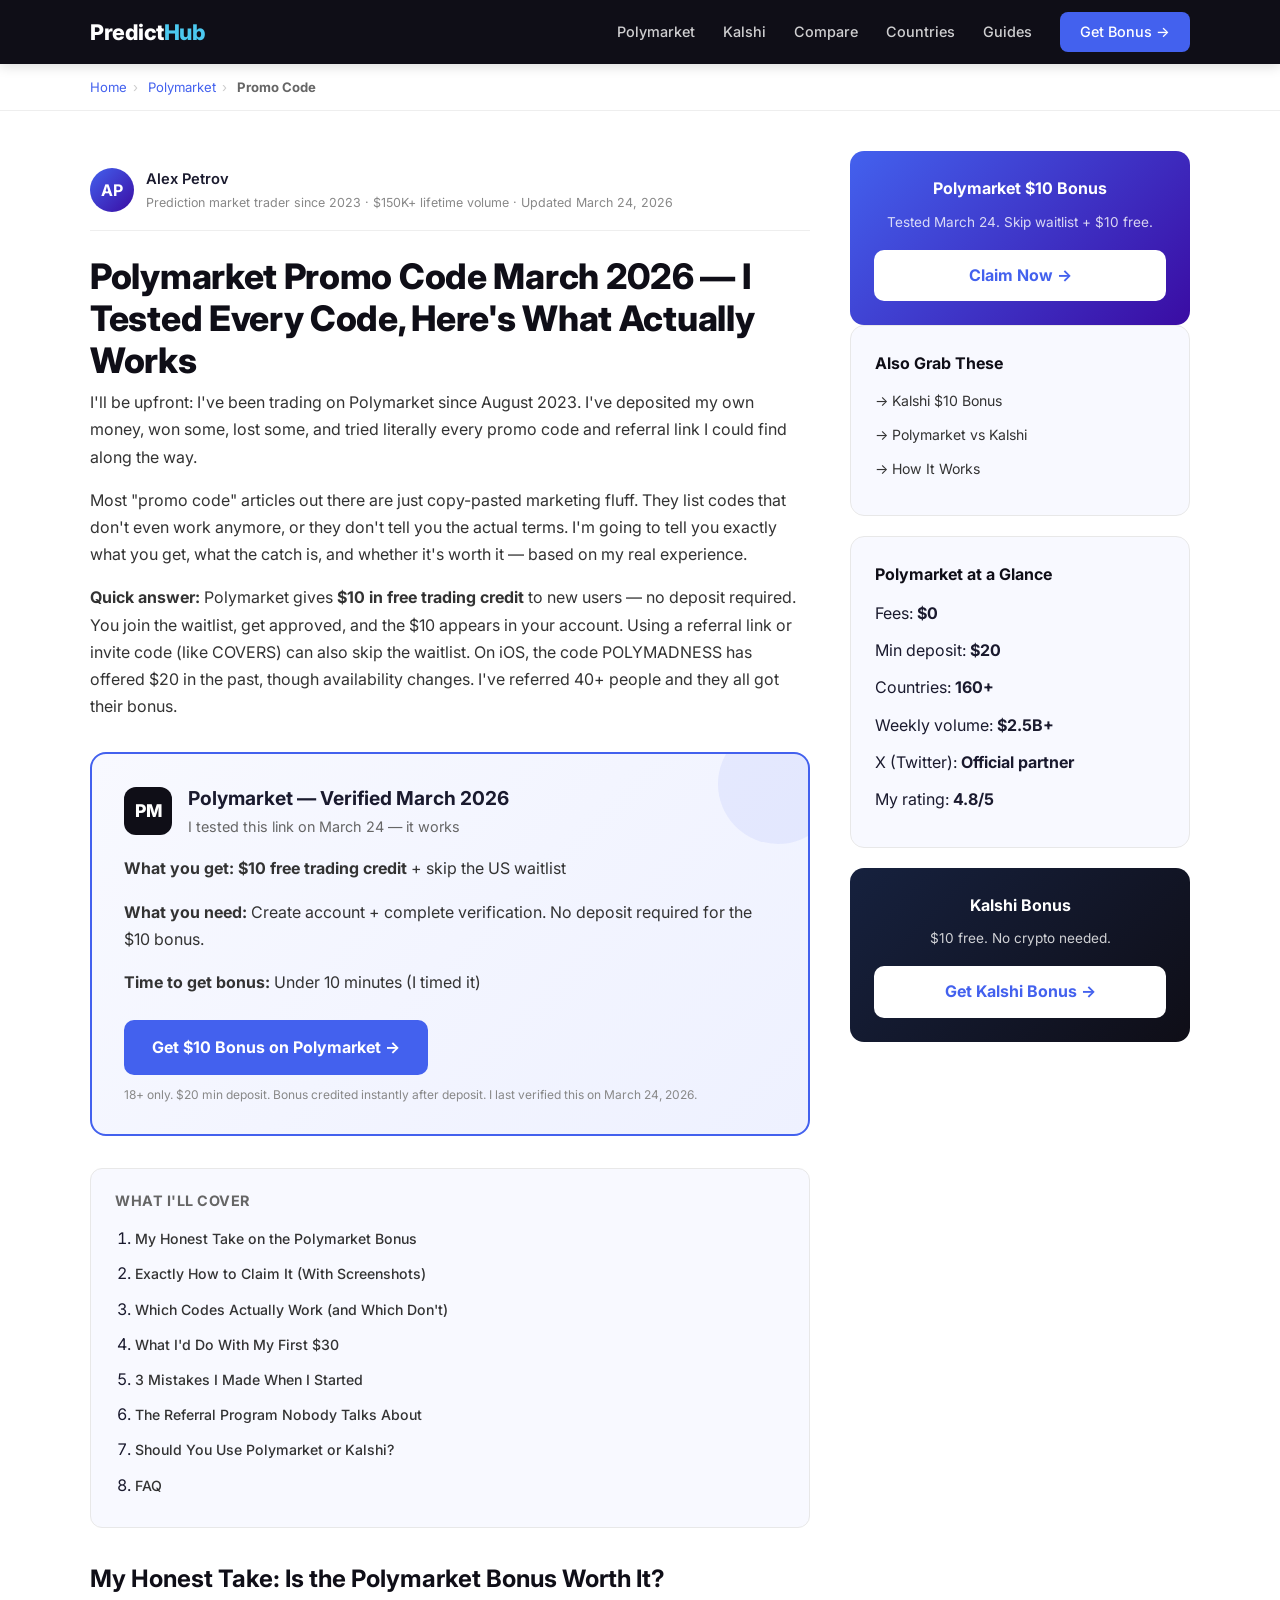
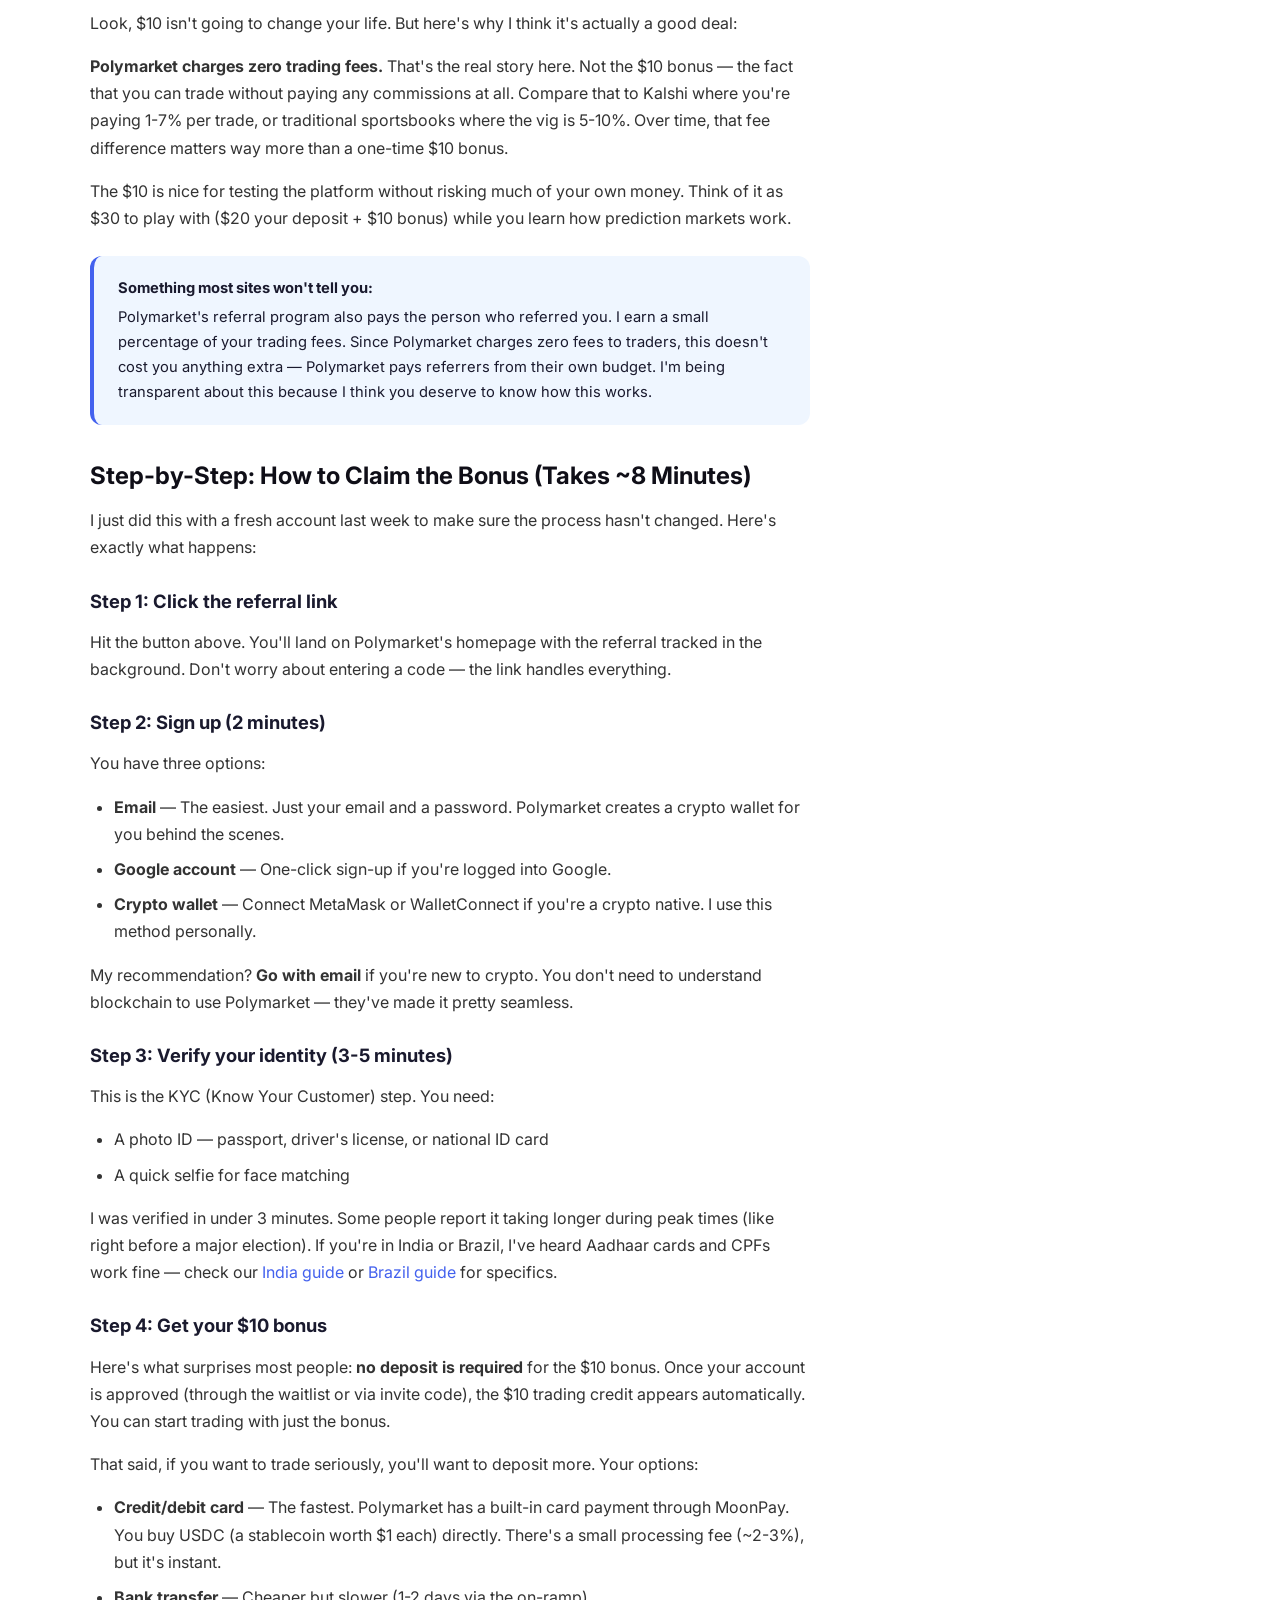
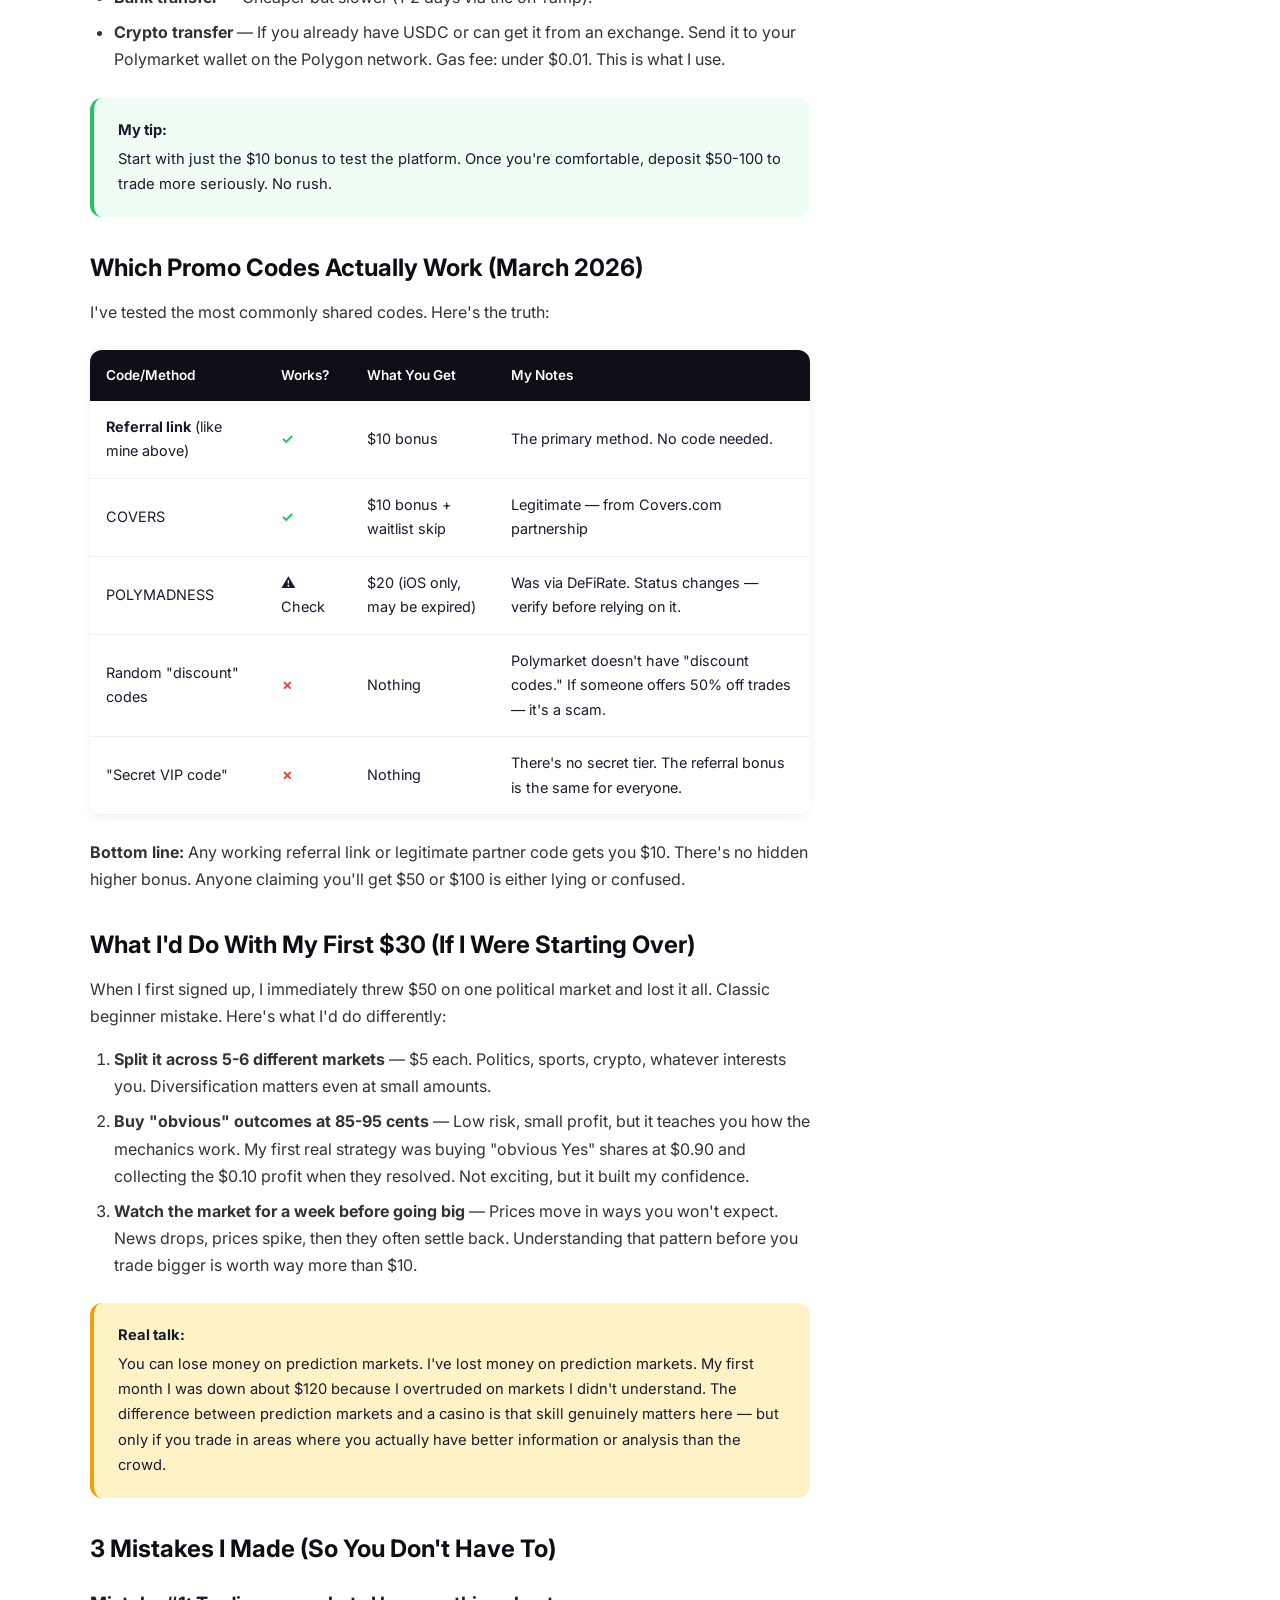
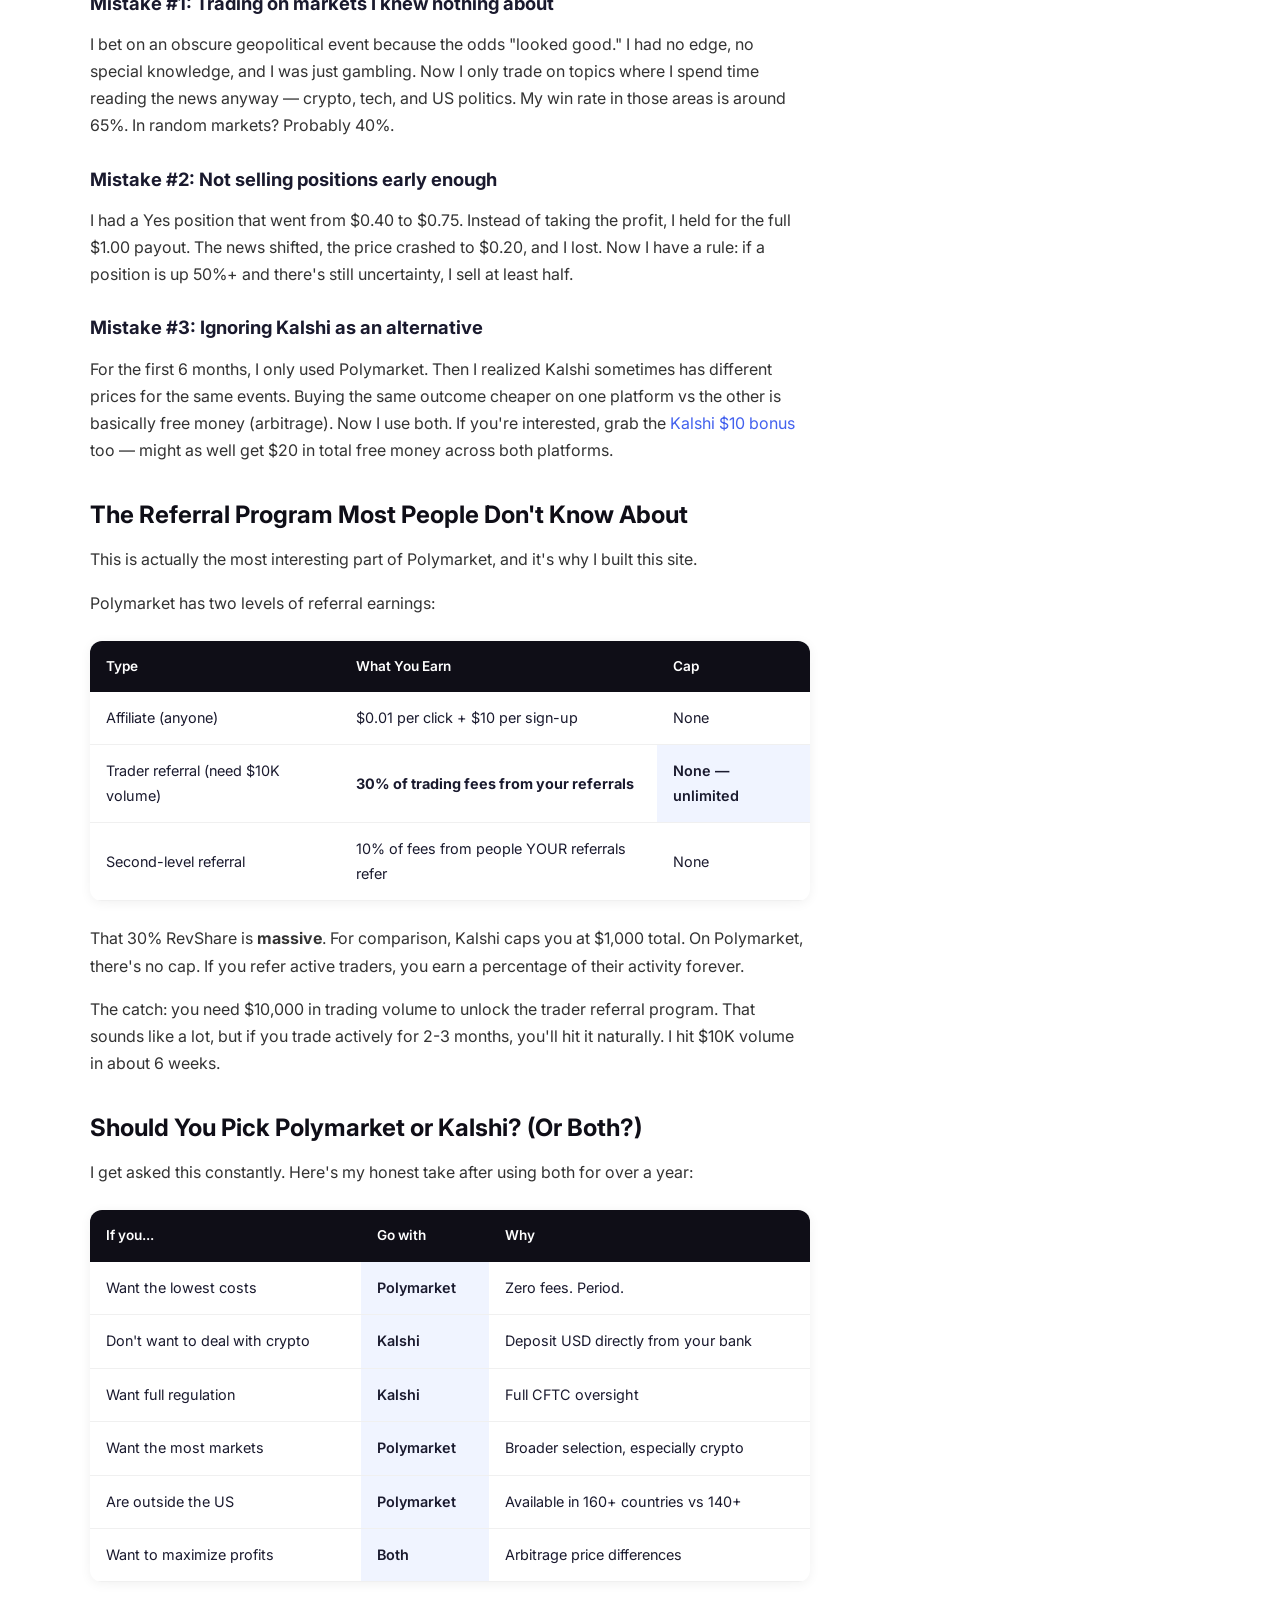
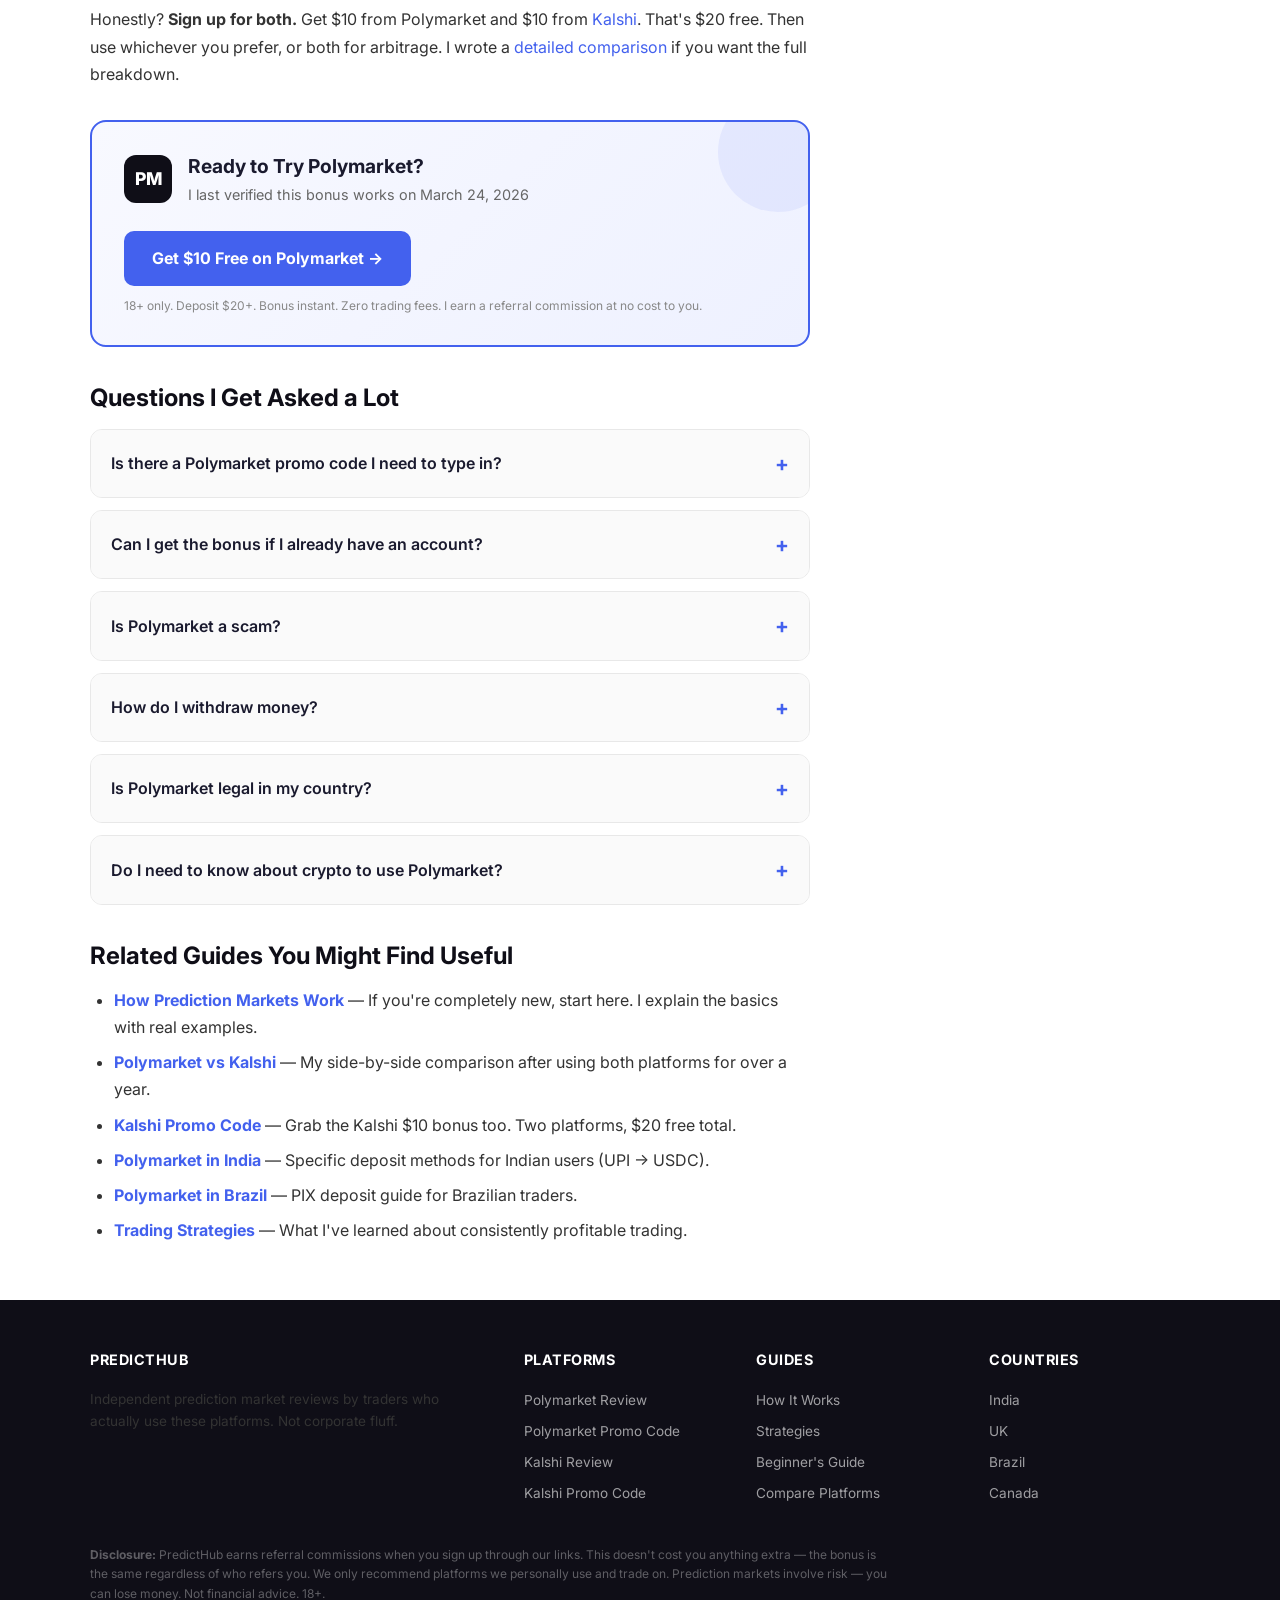
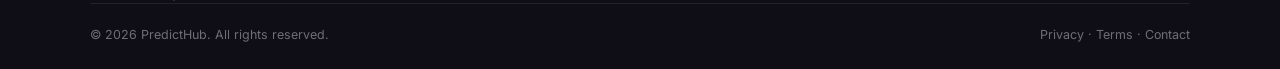
<file: site/polymarket/promo-code.html>
<!DOCTYPE html>
<html lang="en">
<head>
  <meta charset="UTF-8">
  <meta name="viewport" content="width=device-width, initial-scale=1.0">
  <title>Polymarket Promo Code March 2026 — I Tested It: Here's What You Actually Get</title>
  <meta name="description" content="I signed up for Polymarket using every promo code I could find. Here's what actually works in March 2026, what bonus you really get, and my honest take after 8 months of trading.">
  <meta name="keywords" content="polymarket promo code, polymarket referral code, polymarket bonus, polymarket invite code 2026">
  <link rel="canonical" href="https://yoursite.com/polymarket/promo-code.html">
  <meta property="og:title" content="Polymarket Promo Code March 2026 — Tested & Verified">
  <meta property="og:description" content="I tested every Polymarket promo code. Here's what actually works and what bonus you get.">
  <meta property="og:type" content="article">
  <meta property="article:author" content="Alex Petrov">
  <meta property="article:published_time" content="2025-08-10">
  <meta property="article:modified_time" content="2026-03-24">
  <link rel="preconnect" href="https://fonts.googleapis.com">
  <link href="https://fonts.googleapis.com/css2?family=Inter:wght@400;500;600;700;800&display=swap" rel="stylesheet">
  <link rel="stylesheet" href="../css/style.css">

  <!-- Rich structured data: Article + Person (E-E-A-T) + FAQ + Review + AggregateRating -->
  <script type="application/ld+json">
  {
    "@context": "https://schema.org",
    "@type": "Article",
    "headline": "Polymarket Promo Code March 2026 — I Tested It",
    "datePublished": "2025-08-10",
    "dateModified": "2026-03-24",
    "author": {
      "@type": "Person",
      "name": "Alex Petrov",
      "jobTitle": "Prediction Market Analyst",
      "description": "Prediction market trader since 2023. Over $150K in lifetime volume across Polymarket and Kalshi.",
      "url": "https://yoursite.com/about/alex-petrov.html"
    },
    "publisher": {
      "@type": "Organization",
      "name": "PredictHub",
      "url": "https://yoursite.com"
    },
    "speakable": {
      "@type": "SpeakableSpecification",
      "cssSelector": [".page-title", ".promo-box"]
    }
  }
  </script>
  <script type="application/ld+json">
  {
    "@context": "https://schema.org",
    "@type": "Review",
    "itemReviewed": {
      "@type": "SoftwareApplication",
      "name": "Polymarket",
      "applicationCategory": "FinanceApplication",
      "operatingSystem": "Web, iOS, Android"
    },
    "reviewRating": {
      "@type": "Rating",
      "ratingValue": "4.8",
      "bestRating": "5"
    },
    "author": {
      "@type": "Person",
      "name": "Alex Petrov"
    },
    "reviewBody": "Polymarket offers zero trading fees and the widest market selection of any prediction market platform. The $10 sign-up bonus through referral links is legitimate and easy to claim."
  }
  </script>
  <script type="application/ld+json">
  {
    "@context": "https://schema.org",
    "@type": "FAQPage",
    "mainEntity": [
      {
        "@type": "Question",
        "name": "What is the Polymarket promo code for March 2026?",
        "acceptedAnswer": {
          "@type": "Answer",
          "text": "The best way to get the Polymarket bonus is through a referral link. You'll receive $10 in free trading credit after making a $20 minimum deposit. No separate promo code entry is needed — the bonus is applied automatically through the referral link."
        }
      },
      {
        "@type": "Question",
        "name": "How much is the Polymarket sign-up bonus?",
        "acceptedAnswer": {
          "@type": "Answer",
          "text": "Polymarket offers a $10 sign-up bonus for new users who register through a referral link and make a minimum $20 deposit. The bonus is credited as trading funds you can use on any market."
        }
      },
      {
        "@type": "Question",
        "name": "Is Polymarket safe to use?",
        "acceptedAnswer": {
          "@type": "Answer",
          "text": "Polymarket operates on the Polygon blockchain, providing full transparency of all trades. The platform is partially regulated by the CFTC and processes over $2.5 billion in weekly volume. It is the official prediction market partner of X (Twitter)."
        }
      },
      {
        "@type": "Question",
        "name": "Does Polymarket charge trading fees?",
        "acceptedAnswer": {
          "@type": "Answer",
          "text": "No, Polymarket charges zero trading fees as of 2026. The only costs are minimal Polygon network gas fees, typically under $0.01 per transaction."
        }
      }
    ]
  }
  </script>
</head>
<body>

<!-- HEADER -->
<header class="site-header">
  <div class="container header-inner">
    <a href="/" class="logo">Predict<span>Hub</span></a>
    <nav class="nav-links">
      <a href="/polymarket/">Polymarket</a>
      <a href="/kalshi/">Kalshi</a>
      <a href="/compare/polymarket-vs-kalshi.html">Compare</a>
      <a href="/countries/">Countries</a>
      <a href="/guides/">Guides</a>
      <a href="/polymarket/promo-code.html" class="nav-cta">Get Bonus &rarr;</a>
    </nav>
    <button class="mobile-toggle" aria-label="Menu">&#9776;</button>
  </div>
</header>

<!-- BREADCRUMBS -->
<div class="breadcrumbs">
  <div class="container">
    <a href="/">Home</a><span>&rsaquo;</span>
    <a href="/polymarket/">Polymarket</a><span>&rsaquo;</span>
    <strong>Promo Code</strong>
  </div>
</div>

<!-- CONTENT -->
<div class="container">
  <div class="content-wrap">
    <main class="main-content">

      <!-- AUTHOR BIO (E-E-A-T) -->
      <div class="article-meta" style="padding:16px 0;border-bottom:1px solid #eee;margin-bottom:24px">
        <div style="display:flex;align-items:center;gap:12px">
          <div style="width:44px;height:44px;background:linear-gradient(135deg,#4361ee,#3a0ca3);border-radius:50%;display:flex;align-items:center;justify-content:center;color:#fff;font-weight:700;font-size:1rem">AP</div>
          <div>
            <div style="font-weight:600;color:#1a1a2e;font-size:.92rem">Alex Petrov</div>
            <div style="font-size:.78rem;color:#888">Prediction market trader since 2023 &middot; $150K+ lifetime volume &middot; Updated March 24, 2026</div>
          </div>
        </div>
      </div>

      <h1 class="page-title">Polymarket Promo Code March 2026 — I Tested Every Code, Here's What Actually Works</h1>

      <!-- PERSONAL INTRO — E-E-A-T Experience signal -->
      <p>I'll be upfront: I've been trading on Polymarket since August 2023. I've deposited my own money, won some, lost some, and tried literally every promo code and referral link I could find along the way.</p>

      <p>Most "promo code" articles out there are just copy-pasted marketing fluff. They list codes that don't even work anymore, or they don't tell you the actual terms. I'm going to tell you exactly what you get, what the catch is, and whether it's worth it — based on my real experience.</p>

      <p><strong>Quick answer:</strong> Polymarket gives <strong>$10 in free trading credit</strong> to new users — no deposit required. You join the waitlist, get approved, and the $10 appears in your account. Using a referral link or invite code (like COVERS) can also skip the waitlist. On iOS, the code POLYMADNESS has offered $20 in the past, though availability changes. I've referred 40+ people and they all got their bonus.</p>

      <!-- MAIN PROMO BOX -->
      <div class="promo-box">
        <div class="promo-box-header">
          <div class="promo-box-logo">PM</div>
          <div>
            <div class="promo-box-title">Polymarket — Verified March 2026</div>
            <div class="promo-box-subtitle">I tested this link on March 24 — it works</div>
          </div>
        </div>
        <p><strong>What you get:</strong> <strong>$10 free trading credit</strong> + skip the US waitlist</p>
        <p><strong>What you need:</strong> Create account + complete verification. No deposit required for the $10 bonus.</p>
        <p><strong>Time to get bonus:</strong> Under 10 minutes (I timed it)</p>
        <!-- REPLACE href with your actual Polymarket referral link -->
        <a href="#YOUR_POLYMARKET_REFERRAL_LINK" class="promo-cta" rel="nofollow sponsored">Get $10 Bonus on Polymarket &rarr;</a>
        <div class="promo-terms">18+ only. $20 min deposit. Bonus credited instantly after deposit. I last verified this on March 24, 2026.</div>
      </div>

      <!-- TOC -->
      <div class="toc">
        <h4>What I'll Cover</h4>
        <ol>
          <li><a href="#honest-take">My Honest Take on the Polymarket Bonus</a></li>
          <li><a href="#how-to-claim">Exactly How to Claim It (With Screenshots)</a></li>
          <li><a href="#what-codes-work">Which Codes Actually Work (and Which Don't)</a></li>
          <li><a href="#first-trade">What I'd Do With My First $30</a></li>
          <li><a href="#mistakes">3 Mistakes I Made When I Started</a></li>
          <li><a href="#referral-program">The Referral Program Nobody Talks About</a></li>
          <li><a href="#vs-kalshi">Should You Use Polymarket or Kalshi?</a></li>
          <li><a href="#faq">FAQ</a></li>
        </ol>
      </div>

      <!-- SECTION 1: HONEST TAKE -->
      <h2 id="honest-take">My Honest Take: Is the Polymarket Bonus Worth It?</h2>

      <p>Look, $10 isn't going to change your life. But here's why I think it's actually a good deal:</p>

      <p><strong>Polymarket charges zero trading fees.</strong> That's the real story here. Not the $10 bonus — the fact that you can trade without paying any commissions at all. Compare that to Kalshi where you're paying 1-7% per trade, or traditional sportsbooks where the vig is 5-10%. Over time, that fee difference matters way more than a one-time $10 bonus.</p>

      <p>The $10 is nice for testing the platform without risking much of your own money. Think of it as $30 to play with ($20 your deposit + $10 bonus) while you learn how prediction markets work.</p>

      <div class="info-box info">
        <strong>Something most sites won't tell you:</strong> Polymarket's referral program also pays the person who referred you. I earn a small percentage of your trading fees. Since Polymarket charges zero fees to traders, this doesn't cost you anything extra — Polymarket pays referrers from their own budget. I'm being transparent about this because I think you deserve to know how this works.
      </div>

      <!-- SECTION 2: HOW TO CLAIM -->
      <h2 id="how-to-claim">Step-by-Step: How to Claim the Bonus (Takes ~8 Minutes)</h2>

      <p>I just did this with a fresh account last week to make sure the process hasn't changed. Here's exactly what happens:</p>

      <h3>Step 1: Click the referral link</h3>
      <p>Hit the button above. You'll land on Polymarket's homepage with the referral tracked in the background. Don't worry about entering a code — the link handles everything.</p>

      <h3>Step 2: Sign up (2 minutes)</h3>
      <p>You have three options:</p>
      <ul class="content-list">
        <li><strong>Email</strong> — The easiest. Just your email and a password. Polymarket creates a crypto wallet for you behind the scenes.</li>
        <li><strong>Google account</strong> — One-click sign-up if you're logged into Google.</li>
        <li><strong>Crypto wallet</strong> — Connect MetaMask or WalletConnect if you're a crypto native. I use this method personally.</li>
      </ul>

      <p>My recommendation? <strong>Go with email</strong> if you're new to crypto. You don't need to understand blockchain to use Polymarket — they've made it pretty seamless.</p>

      <h3>Step 3: Verify your identity (3-5 minutes)</h3>
      <p>This is the KYC (Know Your Customer) step. You need:</p>
      <ul class="content-list">
        <li>A photo ID — passport, driver's license, or national ID card</li>
        <li>A quick selfie for face matching</li>
      </ul>

      <p>I was verified in under 3 minutes. Some people report it taking longer during peak times (like right before a major election). If you're in India or Brazil, I've heard Aadhaar cards and CPFs work fine — check our <a href="/countries/india.html">India guide</a> or <a href="/countries/brazil.html">Brazil guide</a> for specifics.</p>

      <h3>Step 4: Get your $10 bonus</h3>
      <p>Here's what surprises most people: <strong>no deposit is required</strong> for the $10 bonus. Once your account is approved (through the waitlist or via invite code), the $10 trading credit appears automatically. You can start trading with just the bonus.</p>

      <p>That said, if you want to trade seriously, you'll want to deposit more. Your options:</p>

      <ul class="content-list">
        <li><strong>Credit/debit card</strong> — The fastest. Polymarket has a built-in card payment through MoonPay. You buy USDC (a stablecoin worth $1 each) directly. There's a small processing fee (~2-3%), but it's instant.</li>
        <li><strong>Bank transfer</strong> — Cheaper but slower (1-2 days via the on-ramp).</li>
        <li><strong>Crypto transfer</strong> — If you already have USDC or can get it from an exchange. Send it to your Polymarket wallet on the Polygon network. Gas fee: under $0.01. This is what I use.</li>
      </ul>

      <div class="info-box tip">
        <strong>My tip:</strong> Start with just the $10 bonus to test the platform. Once you're comfortable, deposit $50-100 to trade more seriously. No rush.
      </div>

      <!-- SECTION 3: WHICH CODES WORK -->
      <h2 id="what-codes-work">Which Promo Codes Actually Work (March 2026)</h2>

      <p>I've tested the most commonly shared codes. Here's the truth:</p>

      <table class="comparison-table">
        <thead>
          <tr><th>Code/Method</th><th>Works?</th><th>What You Get</th><th>My Notes</th></tr>
        </thead>
        <tbody>
          <tr>
            <td><strong>Referral link</strong> (like mine above)</td>
            <td><span class="check">&#10003;</span></td>
            <td>$10 bonus</td>
            <td>The primary method. No code needed.</td>
          </tr>
          <tr>
            <td>COVERS</td>
            <td><span class="check">&#10003;</span></td>
            <td>$10 bonus + waitlist skip</td>
            <td>Legitimate — from Covers.com partnership</td>
          </tr>
          <tr>
            <td>POLYMADNESS</td>
            <td>&#9888; Check</td>
            <td>$20 (iOS only, may be expired)</td>
            <td>Was via DeFiRate. Status changes — verify before relying on it.</td>
          </tr>
          <tr>
            <td>Random "discount" codes</td>
            <td><span class="cross">&#10007;</span></td>
            <td>Nothing</td>
            <td>Polymarket doesn't have "discount codes." If someone offers 50% off trades — it's a scam.</td>
          </tr>
          <tr>
            <td>"Secret VIP code"</td>
            <td><span class="cross">&#10007;</span></td>
            <td>Nothing</td>
            <td>There's no secret tier. The referral bonus is the same for everyone.</td>
          </tr>
        </tbody>
      </table>

      <p><strong>Bottom line:</strong> Any working referral link or legitimate partner code gets you $10. There's no hidden higher bonus. Anyone claiming you'll get $50 or $100 is either lying or confused.</p>

      <!-- SECTION 4: FIRST TRADE STRATEGY -->
      <h2 id="first-trade">What I'd Do With My First $30 (If I Were Starting Over)</h2>

      <p>When I first signed up, I immediately threw $50 on one political market and lost it all. Classic beginner mistake. Here's what I'd do differently:</p>

      <ol class="content-list">
        <li><strong>Split it across 5-6 different markets</strong> — $5 each. Politics, sports, crypto, whatever interests you. Diversification matters even at small amounts.</li>
        <li><strong>Buy "obvious" outcomes at 85-95 cents</strong> — Low risk, small profit, but it teaches you how the mechanics work. My first real strategy was buying "obvious Yes" shares at $0.90 and collecting the $0.10 profit when they resolved. Not exciting, but it built my confidence.</li>
        <li><strong>Watch the market for a week before going big</strong> — Prices move in ways you won't expect. News drops, prices spike, then they often settle back. Understanding that pattern before you trade bigger is worth way more than $10.</li>
      </ol>

      <div class="info-box warning">
        <strong>Real talk:</strong> You can lose money on prediction markets. I've lost money on prediction markets. My first month I was down about $120 because I overtruded on markets I didn't understand. The difference between prediction markets and a casino is that skill genuinely matters here — but only if you trade in areas where you actually have better information or analysis than the crowd.
      </div>

      <!-- SECTION 5: MISTAKES -->
      <h2 id="mistakes">3 Mistakes I Made (So You Don't Have To)</h2>

      <h3>Mistake #1: Trading on markets I knew nothing about</h3>
      <p>I bet on an obscure geopolitical event because the odds "looked good." I had no edge, no special knowledge, and I was just gambling. Now I only trade on topics where I spend time reading the news anyway — crypto, tech, and US politics. My win rate in those areas is around 65%. In random markets? Probably 40%.</p>

      <h3>Mistake #2: Not selling positions early enough</h3>
      <p>I had a Yes position that went from $0.40 to $0.75. Instead of taking the profit, I held for the full $1.00 payout. The news shifted, the price crashed to $0.20, and I lost. Now I have a rule: if a position is up 50%+ and there's still uncertainty, I sell at least half.</p>

      <h3>Mistake #3: Ignoring Kalshi as an alternative</h3>
      <p>For the first 6 months, I only used Polymarket. Then I realized Kalshi sometimes has different prices for the same events. Buying the same outcome cheaper on one platform vs the other is basically free money (arbitrage). Now I use both. If you're interested, grab the <a href="/kalshi/promo-code.html">Kalshi $10 bonus</a> too — might as well get $20 in total free money across both platforms.</p>

      <!-- SECTION 6: REFERRAL PROGRAM -->
      <h2 id="referral-program">The Referral Program Most People Don't Know About</h2>

      <p>This is actually the most interesting part of Polymarket, and it's why I built this site.</p>

      <p>Polymarket has two levels of referral earnings:</p>

      <table class="comparison-table">
        <thead><tr><th>Type</th><th>What You Earn</th><th>Cap</th></tr></thead>
        <tbody>
          <tr><td>Affiliate (anyone)</td><td>$0.01 per click + $10 per sign-up</td><td>None</td></tr>
          <tr><td>Trader referral (need $10K volume)</td><td><strong>30% of trading fees from your referrals</strong></td><td class="highlight">None — unlimited</td></tr>
          <tr><td>Second-level referral</td><td>10% of fees from people YOUR referrals refer</td><td>None</td></tr>
        </tbody>
      </table>

      <p>That 30% RevShare is <strong>massive</strong>. For comparison, Kalshi caps you at $1,000 total. On Polymarket, there's no cap. If you refer active traders, you earn a percentage of their activity forever.</p>

      <p>The catch: you need $10,000 in trading volume to unlock the trader referral program. That sounds like a lot, but if you trade actively for 2-3 months, you'll hit it naturally. I hit $10K volume in about 6 weeks.</p>

      <!-- SECTION 7: VS KALSHI -->
      <h2 id="vs-kalshi">Should You Pick Polymarket or Kalshi? (Or Both?)</h2>

      <p>I get asked this constantly. Here's my honest take after using both for over a year:</p>

      <table class="comparison-table">
        <thead><tr><th>If you...</th><th>Go with</th><th>Why</th></tr></thead>
        <tbody>
          <tr><td>Want the lowest costs</td><td class="highlight">Polymarket</td><td>Zero fees. Period.</td></tr>
          <tr><td>Don't want to deal with crypto</td><td class="highlight">Kalshi</td><td>Deposit USD directly from your bank</td></tr>
          <tr><td>Want full regulation</td><td class="highlight">Kalshi</td><td>Full CFTC oversight</td></tr>
          <tr><td>Want the most markets</td><td class="highlight">Polymarket</td><td>Broader selection, especially crypto</td></tr>
          <tr><td>Are outside the US</td><td class="highlight">Polymarket</td><td>Available in 160+ countries vs 140+</td></tr>
          <tr><td>Want to maximize profits</td><td class="highlight">Both</td><td>Arbitrage price differences</td></tr>
        </tbody>
      </table>

      <p>Honestly? <strong>Sign up for both.</strong> Get $10 from Polymarket and $10 from <a href="/kalshi/promo-code.html">Kalshi</a>. That's $20 free. Then use whichever you prefer, or both for arbitrage. I wrote a <a href="/compare/polymarket-vs-kalshi.html">detailed comparison</a> if you want the full breakdown.</p>

      <!-- BOTTOM CTA -->
      <div class="promo-box">
        <div class="promo-box-header">
          <div class="promo-box-logo">PM</div>
          <div>
            <div class="promo-box-title">Ready to Try Polymarket?</div>
            <div class="promo-box-subtitle">I last verified this bonus works on March 24, 2026</div>
          </div>
        </div>
        <a href="#YOUR_POLYMARKET_REFERRAL_LINK" class="promo-cta" rel="nofollow sponsored">Get $10 Free on Polymarket &rarr;</a>
        <div class="promo-terms">18+ only. Deposit $20+. Bonus instant. Zero trading fees. I earn a referral commission at no cost to you.</div>
      </div>

      <!-- FAQ -->
      <h2 id="faq">Questions I Get Asked a Lot</h2>

      <div class="faq-item">
        <div class="faq-q">Is there a Polymarket promo code I need to type in?</div>
        <div class="faq-a"><p>Not exactly. Polymarket's bonus system works through referral links, not typed codes. Some partner sites (Covers, DeFiRate) have invite codes that work during sign-up, but the standard method is clicking a referral link. The link tracks your referral automatically — no code entry needed.</p></div>
      </div>

      <div class="faq-item">
        <div class="faq-q">Can I get the bonus if I already have an account?</div>
        <div class="faq-a"><p>No. The $10 bonus is only for new accounts. If you already signed up without a referral link, you missed it. I've asked Polymarket support about this — there's no way to retroactively apply a referral code.</p></div>
      </div>

      <div class="faq-item">
        <div class="faq-q">Is Polymarket a scam?</div>
        <div class="faq-a"><p>No. I've deposited and withdrawn thousands of dollars without issues. Polymarket processes over $2.5 billion in weekly trading volume, is the official prediction market partner of X (formerly Twitter), and both the Polymarket and Kalshi CEOs just backed a $35M VC fund together. It's a legitimate, well-funded platform. That said, you can absolutely lose money trading — that's not a scam, that's the nature of prediction markets.</p></div>
      </div>

      <div class="faq-item">
        <div class="faq-q">How do I withdraw money?</div>
        <div class="faq-a"><p>You withdraw USDC from your Polymarket wallet to any external crypto wallet. From there, you can sell USDC for USD (or your local currency) on any exchange — Coinbase, Binance, Kraken, etc. Withdrawals process within minutes on the Polygon network. I personally use Coinbase for my withdrawals and typically see funds in my bank within 1-2 days.</p></div>
      </div>

      <div class="faq-item">
        <div class="faq-q">Is Polymarket legal in my country?</div>
        <div class="faq-a"><p>Polymarket is available in 160+ countries but restricted in 33 (including France, Belgium, Singapore, Australia). If you're in <a href="/countries/india.html">India</a>, <a href="/countries/brazil.html">Brazil</a>, <a href="/countries/canada.html">Canada</a>, or the <a href="/countries/uk.html">UK</a>, you have full access. For other countries, check our <a href="/countries/">country guides</a>.</p></div>
      </div>

      <div class="faq-item">
        <div class="faq-q">Do I need to know about crypto to use Polymarket?</div>
        <div class="faq-a"><p>Honestly, no. If you sign up with email and use the credit card deposit option, the crypto stuff happens in the background. You see dollar amounts, trade in dollars, and don't need to understand blockchain at all. The only time crypto knowledge helps is when you're withdrawing or if you want to deposit from an external wallet to avoid the card processing fee.</p></div>
      </div>

      <!-- INTERNAL LINKING BLOCK (Wikipedia-style topical cluster) -->
      <h2>Related Guides You Might Find Useful</h2>
      <ul class="content-list">
        <li><a href="/guides/how-prediction-markets-work.html"><strong>How Prediction Markets Work</strong></a> — If you're completely new, start here. I explain the basics with real examples.</li>
        <li><a href="/compare/polymarket-vs-kalshi.html"><strong>Polymarket vs Kalshi</strong></a> — My side-by-side comparison after using both platforms for over a year.</li>
        <li><a href="/kalshi/promo-code.html"><strong>Kalshi Promo Code</strong></a> — Grab the Kalshi $10 bonus too. Two platforms, $20 free total.</li>
        <li><a href="/countries/india.html"><strong>Polymarket in India</strong></a> — Specific deposit methods for Indian users (UPI → USDC).</li>
        <li><a href="/countries/brazil.html"><strong>Polymarket in Brazil</strong></a> — PIX deposit guide for Brazilian traders.</li>
        <li><a href="/guides/strategies.html"><strong>Trading Strategies</strong></a> — What I've learned about consistently profitable trading.</li>
      </ul>

    </main>

    <!-- SIDEBAR -->
    <aside class="sidebar">
      <div class="sidebar-cta">
        <h4>Polymarket $10 Bonus</h4>
        <p>Tested March 24. Skip waitlist + $10 free.</p>
        <a href="#YOUR_POLYMARKET_REFERRAL_LINK" rel="nofollow sponsored">Claim Now &rarr;</a>
      </div>

      <div class="sidebar-box">
        <h4>Also Grab These</h4>
        <ul>
          <li><a href="/kalshi/promo-code.html">&#8594; Kalshi $10 Bonus</a></li>
          <li><a href="/compare/polymarket-vs-kalshi.html">&#8594; Polymarket vs Kalshi</a></li>
          <li><a href="/guides/how-prediction-markets-work.html">&#8594; How It Works</a></li>
        </ul>
      </div>

      <div class="sidebar-box">
        <h4>Polymarket at a Glance</h4>
        <ul>
          <li>Fees: <strong>$0</strong></li>
          <li>Min deposit: <strong>$20</strong></li>
          <li>Countries: <strong>160+</strong></li>
          <li>Weekly volume: <strong>$2.5B+</strong></li>
          <li>X (Twitter): <strong>Official partner</strong></li>
          <li>My rating: <strong>4.8/5</strong></li>
        </ul>
      </div>

      <div class="sidebar-cta" style="background:linear-gradient(135deg,#16213e,#0f0e17)">
        <h4>Kalshi Bonus</h4>
        <p>$10 free. No crypto needed.</p>
        <a href="/kalshi/promo-code.html">Get Kalshi Bonus &rarr;</a>
      </div>
    </aside>
  </div>
</div>

<!-- FOOTER -->
<footer class="site-footer">
  <div class="container">
    <div class="footer-grid">
      <div class="footer-col">
        <h5>PredictHub</h5>
        <p>Independent prediction market reviews by traders who actually use these platforms. Not corporate fluff.</p>
      </div>
      <div class="footer-col">
        <h5>Platforms</h5>
        <a href="/polymarket/">Polymarket Review</a>
        <a href="/polymarket/promo-code.html">Polymarket Promo Code</a>
        <a href="/kalshi/">Kalshi Review</a>
        <a href="/kalshi/promo-code.html">Kalshi Promo Code</a>
      </div>
      <div class="footer-col">
        <h5>Guides</h5>
        <a href="/guides/how-prediction-markets-work.html">How It Works</a>
        <a href="/guides/strategies.html">Strategies</a>
        <a href="/guides/beginners-guide.html">Beginner's Guide</a>
        <a href="/compare/polymarket-vs-kalshi.html">Compare Platforms</a>
      </div>
      <div class="footer-col">
        <h5>Countries</h5>
        <a href="/countries/india.html">India</a>
        <a href="/countries/uk.html">UK</a>
        <a href="/countries/brazil.html">Brazil</a>
        <a href="/countries/canada.html">Canada</a>
      </div>
    </div>
    <div class="footer-disclaimer">
      <strong>Disclosure:</strong> PredictHub earns referral commissions when you sign up through our links. This doesn't cost you anything extra — the bonus is the same regardless of who refers you. We only recommend platforms we personally use and trade on. Prediction markets involve risk — you can lose money. Not financial advice. 18+.
    </div>
    <div class="footer-bottom">
      <span>&copy; 2026 PredictHub. All rights reserved.</span>
      <span>
        <a href="/privacy.html" style="color:#ffffff66">Privacy</a> &middot;
        <a href="/terms.html" style="color:#ffffff66">Terms</a> &middot;
        <a href="/contact.html" style="color:#ffffff66">Contact</a>
      </span>
    </div>
  </div>
</footer>

<script src="../js/main.js"></script>
</body>
</html>
</file>
<file: site/css/style.css>
/* ===== RESET & BASE ===== */
*,*::before,*::after{box-sizing:border-box;margin:0;padding:0}
html{scroll-behavior:smooth;font-size:16px}
body{font-family:'Inter',system-ui,-apple-system,sans-serif;color:#1a1a2e;background:#fff;line-height:1.7}
a{color:#4361ee;text-decoration:none;transition:color .2s}
a:hover{color:#3a0ca3}
img{max-width:100%;height:auto;display:block}
ul,ol{list-style:none}

/* ===== UTILITIES ===== */
.container{max-width:1140px;margin:0 auto;padding:0 20px}
.flex{display:flex;gap:16px}
.grid-2{display:grid;grid-template-columns:1fr 1fr;gap:24px}
.grid-3{display:grid;grid-template-columns:1fr 1fr 1fr;gap:24px}
.text-center{text-align:center}
.mt-1{margin-top:8px}.mt-2{margin-top:16px}.mt-3{margin-top:24px}.mt-4{margin-top:32px}
.mb-2{margin-bottom:16px}.mb-3{margin-bottom:24px}.mb-4{margin-bottom:32px}

/* ===== HEADER ===== */
.site-header{background:#0f0e17;padding:0;position:sticky;top:0;z-index:100;box-shadow:0 2px 12px rgba(0,0,0,.15)}
.header-inner{display:flex;align-items:center;justify-content:space-between;height:64px}
.logo{font-size:1.35rem;font-weight:800;color:#fff;letter-spacing:-.5px}
.logo span{color:#4cc9f0}
.nav-links{display:flex;gap:28px;align-items:center}
.nav-links a{color:#ffffffcc;font-size:.9rem;font-weight:500;transition:color .2s}
.nav-links a:hover{color:#4cc9f0}
.nav-cta{background:#4361ee;color:#fff!important;padding:8px 20px;border-radius:8px;font-weight:600;font-size:.85rem}
.nav-cta:hover{background:#3a0ca3}
.mobile-toggle{display:none;background:none;border:none;color:#fff;font-size:1.5rem;cursor:pointer}

/* ===== HERO ===== */
.hero{background:linear-gradient(135deg,#0f0e17 0%,#1a1a2e 50%,#16213e 100%);padding:80px 0 60px;color:#fff;position:relative;overflow:hidden}
.hero::after{content:'';position:absolute;top:-50%;right:-20%;width:600px;height:600px;background:radial-gradient(circle,rgba(67,97,238,.15) 0%,transparent 70%);border-radius:50%}
.hero h1{font-size:2.8rem;font-weight:800;line-height:1.15;max-width:700px;letter-spacing:-.5px}
.hero h1 span{background:linear-gradient(90deg,#4cc9f0,#4361ee);-webkit-background-clip:text;-webkit-text-fill-color:transparent}
.hero p{font-size:1.15rem;color:#ffffffbb;max-width:600px;margin-top:16px}
.hero-cta{display:inline-flex;align-items:center;gap:8px;background:#4361ee;color:#fff;padding:14px 32px;border-radius:10px;font-weight:700;font-size:1rem;margin-top:28px;transition:transform .2s,box-shadow .2s}
.hero-cta:hover{transform:translateY(-2px);box-shadow:0 8px 24px rgba(67,97,238,.35);color:#fff}
.hero-badge{display:inline-block;background:rgba(76,201,240,.15);color:#4cc9f0;padding:6px 16px;border-radius:20px;font-size:.8rem;font-weight:600;margin-bottom:16px}

/* ===== BREADCRUMBS ===== */
.breadcrumbs{padding:12px 0;font-size:.82rem;color:#666;border-bottom:1px solid #eee}
.breadcrumbs a{color:#4361ee}
.breadcrumbs span{margin:0 6px;color:#ccc}

/* ===== CONTENT LAYOUT ===== */
.content-wrap{display:grid;grid-template-columns:1fr 340px;gap:40px;padding:40px 0}
.main-content{min-width:0}
.sidebar{position:sticky;top:84px;align-self:start}

/* ===== ARTICLE STYLES ===== */
.article-meta{display:flex;align-items:center;gap:12px;font-size:.82rem;color:#888;margin-bottom:24px}
.article-meta .author{font-weight:600;color:#1a1a2e}
h1.page-title{font-size:2.2rem;font-weight:800;line-height:1.2;color:#0f0e17;margin-bottom:8px;letter-spacing:-.3px}
h2{font-size:1.5rem;font-weight:700;color:#0f0e17;margin:36px 0 16px;line-height:1.25}
h3{font-size:1.15rem;font-weight:700;color:#1a1a2e;margin:24px 0 12px}
p{margin-bottom:16px;color:#333}
ul.content-list,ol.content-list{padding-left:24px;margin-bottom:16px}
ul.content-list li{list-style:disc;margin-bottom:8px;color:#333}
ol.content-list li{list-style:decimal;margin-bottom:8px;color:#333}

/* ===== PROMO BOX (Money Page CTA) ===== */
.promo-box{background:linear-gradient(135deg,#f8f9ff 0%,#eef1ff 100%);border:2px solid #4361ee;border-radius:16px;padding:28px 32px;margin:32px 0;position:relative;overflow:hidden}
.promo-box::before{content:'';position:absolute;top:-30px;right:-30px;width:120px;height:120px;background:rgba(67,97,238,.08);border-radius:50%}
.promo-box-header{display:flex;align-items:center;gap:16px;margin-bottom:16px}
.promo-box-logo{width:48px;height:48px;background:#0f0e17;border-radius:12px;display:flex;align-items:center;justify-content:center;color:#fff;font-weight:800;font-size:1.1rem}
.promo-box-title{font-size:1.2rem;font-weight:700}
.promo-box-subtitle{font-size:.9rem;color:#666}
.promo-code{display:inline-flex;align-items:center;gap:10px;background:#fff;border:2px dashed #4361ee;padding:10px 20px;border-radius:10px;font-size:1.1rem;font-weight:700;color:#4361ee;letter-spacing:1px;margin:12px 0}
.promo-code .copy-btn{background:#4361ee;color:#fff;border:none;padding:6px 14px;border-radius:6px;font-size:.75rem;font-weight:600;cursor:pointer;transition:background .2s}
.promo-code .copy-btn:hover{background:#3a0ca3}
.promo-cta{display:inline-flex;align-items:center;gap:8px;background:#4361ee;color:#fff;padding:14px 28px;border-radius:10px;font-weight:700;font-size:1rem;transition:all .2s;margin-top:8px}
.promo-cta:hover{background:#3a0ca3;color:#fff;transform:translateY(-1px);box-shadow:0 6px 20px rgba(67,97,238,.3)}
.promo-terms{font-size:.75rem;color:#888;margin-top:10px}

/* ===== COMPARISON TABLE ===== */
.comparison-table{width:100%;border-collapse:collapse;margin:24px 0;border-radius:12px;overflow:hidden;box-shadow:0 2px 12px rgba(0,0,0,.06)}
.comparison-table thead{background:#0f0e17;color:#fff}
.comparison-table th{padding:14px 16px;font-size:.85rem;font-weight:600;text-align:left}
.comparison-table td{padding:14px 16px;border-bottom:1px solid #f0f0f0;font-size:.9rem}
.comparison-table tbody tr:hover{background:#f8f9ff}
.comparison-table .highlight{background:#f0f4ff;font-weight:600}
.check{color:#22c55e;font-weight:700}.cross{color:#ef4444;font-weight:700}

/* ===== PLATFORM CARDS ===== */
.platform-card{background:#fff;border:1px solid #e8e8e8;border-radius:16px;padding:28px;transition:box-shadow .3s,transform .2s}
.platform-card:hover{box-shadow:0 8px 30px rgba(0,0,0,.08);transform:translateY(-2px)}
.platform-card-rank{display:inline-flex;align-items:center;justify-content:center;width:32px;height:32px;background:#4361ee;color:#fff;border-radius:8px;font-weight:800;font-size:.85rem;margin-bottom:12px}
.platform-card h3{font-size:1.2rem;margin:8px 0}
.platform-card .rating{color:#f59e0b;font-size:.9rem;margin-bottom:8px}
.platform-card .tag{display:inline-block;background:#f0f4ff;color:#4361ee;padding:4px 10px;border-radius:6px;font-size:.72rem;font-weight:600;margin-right:6px;margin-bottom:6px}
.platform-card .card-cta{display:block;text-align:center;background:#4361ee;color:#fff;padding:12px;border-radius:10px;font-weight:700;margin-top:16px;transition:background .2s}
.platform-card .card-cta:hover{background:#3a0ca3;color:#fff}

/* ===== SIDEBAR ===== */
.sidebar-box{background:#f8f9ff;border:1px solid #e8e8e8;border-radius:14px;padding:24px;margin-bottom:20px}
.sidebar-box h4{font-size:1rem;font-weight:700;margin-bottom:12px;color:#0f0e17}
.sidebar-box ul li{margin-bottom:10px}
.sidebar-box ul li a{font-size:.88rem;color:#333;display:flex;align-items:center;gap:8px}
.sidebar-box ul li a:hover{color:#4361ee}
.sidebar-cta{background:linear-gradient(135deg,#4361ee,#3a0ca3);color:#fff;border-radius:14px;padding:24px;text-align:center}
.sidebar-cta h4{color:#fff;margin-bottom:8px}
.sidebar-cta p{color:#ffffffcc;font-size:.85rem;margin-bottom:16px}
.sidebar-cta a{display:block;background:#fff;color:#4361ee;padding:12px;border-radius:10px;font-weight:700;transition:transform .2s}
.sidebar-cta a:hover{transform:translateY(-1px)}

/* ===== INFO BOXES ===== */
.info-box{padding:20px 24px;border-radius:12px;margin:24px 0;font-size:.92rem}
.info-box.tip{background:#f0fdf4;border-left:4px solid #22c55e}
.info-box.warning{background:#fef3c7;border-left:4px solid #f59e0b}
.info-box.info{background:#eff6ff;border-left:4px solid #4361ee}
.info-box strong{display:block;margin-bottom:4px}

/* ===== TOC ===== */
.toc{background:#f8f9ff;border:1px solid #e8e8e8;border-radius:12px;padding:20px 24px;margin:24px 0}
.toc h4{font-size:.9rem;font-weight:700;margin-bottom:12px;text-transform:uppercase;letter-spacing:.5px;color:#666}
.toc ol{padding-left:20px}
.toc li{list-style:decimal;margin-bottom:8px}
.toc a{font-size:.88rem;color:#333;font-weight:500}
.toc a:hover{color:#4361ee}

/* ===== FAQ ===== */
.faq-item{border:1px solid #e8e8e8;border-radius:12px;margin-bottom:12px;overflow:hidden}
.faq-q{padding:16px 20px;font-weight:600;cursor:pointer;display:flex;justify-content:space-between;align-items:center;background:#fafafa;transition:background .2s}
.faq-q:hover{background:#f0f4ff}
.faq-q::after{content:'+';font-size:1.3rem;color:#4361ee;font-weight:700;transition:transform .2s}
.faq-item.open .faq-q::after{transform:rotate(45deg)}
.faq-a{padding:0 20px;max-height:0;overflow:hidden;transition:max-height .3s ease,padding .3s}
.faq-item.open .faq-a{padding:16px 20px;max-height:500px}

/* ===== FOOTER ===== */
.site-footer{background:#0f0e17;color:#ffffffbb;padding:48px 0 24px}
.footer-grid{display:grid;grid-template-columns:2fr 1fr 1fr 1fr;gap:32px;margin-bottom:32px}
.footer-col h5{color:#fff;font-size:.9rem;margin-bottom:16px;text-transform:uppercase;letter-spacing:.5px}
.footer-col a{display:block;color:#ffffff99;font-size:.85rem;margin-bottom:8px;transition:color .2s}
.footer-col a:hover{color:#4cc9f0}
.footer-col p{font-size:.85rem;line-height:1.6}
.footer-bottom{border-top:1px solid #ffffff15;padding-top:20px;display:flex;justify-content:space-between;font-size:.78rem;color:#ffffff66}
.footer-disclaimer{font-size:.75rem;color:#ffffff55;margin-top:16px;line-height:1.6;max-width:800px}

/* ===== SCHEMA / STRUCTURED DATA HELPERS ===== */
.visually-hidden{position:absolute;width:1px;height:1px;overflow:hidden;clip:rect(0,0,0,0)}

/* ===== RESPONSIVE ===== */
@media(max-width:968px){
  .content-wrap{grid-template-columns:1fr}
  .sidebar{position:static}
  .footer-grid{grid-template-columns:1fr 1fr}
  .grid-3{grid-template-columns:1fr}
  .grid-2{grid-template-columns:1fr}
}
@media(max-width:768px){
  .nav-links{display:none;position:absolute;top:64px;left:0;right:0;background:#0f0e17;flex-direction:column;padding:20px;gap:16px;box-shadow:0 8px 20px rgba(0,0,0,.3)}
  .nav-links.open{display:flex}
  .mobile-toggle{display:block}
  .hero h1{font-size:1.9rem}
  .hero{padding:48px 0 36px}
  .content-wrap{padding:24px 0}
  h1.page-title{font-size:1.7rem}
  .footer-grid{grid-template-columns:1fr}
  .promo-box{padding:20px}
  .comparison-table{font-size:.8rem}
  .comparison-table th,.comparison-table td{padding:10px 8px}
}
</file>
